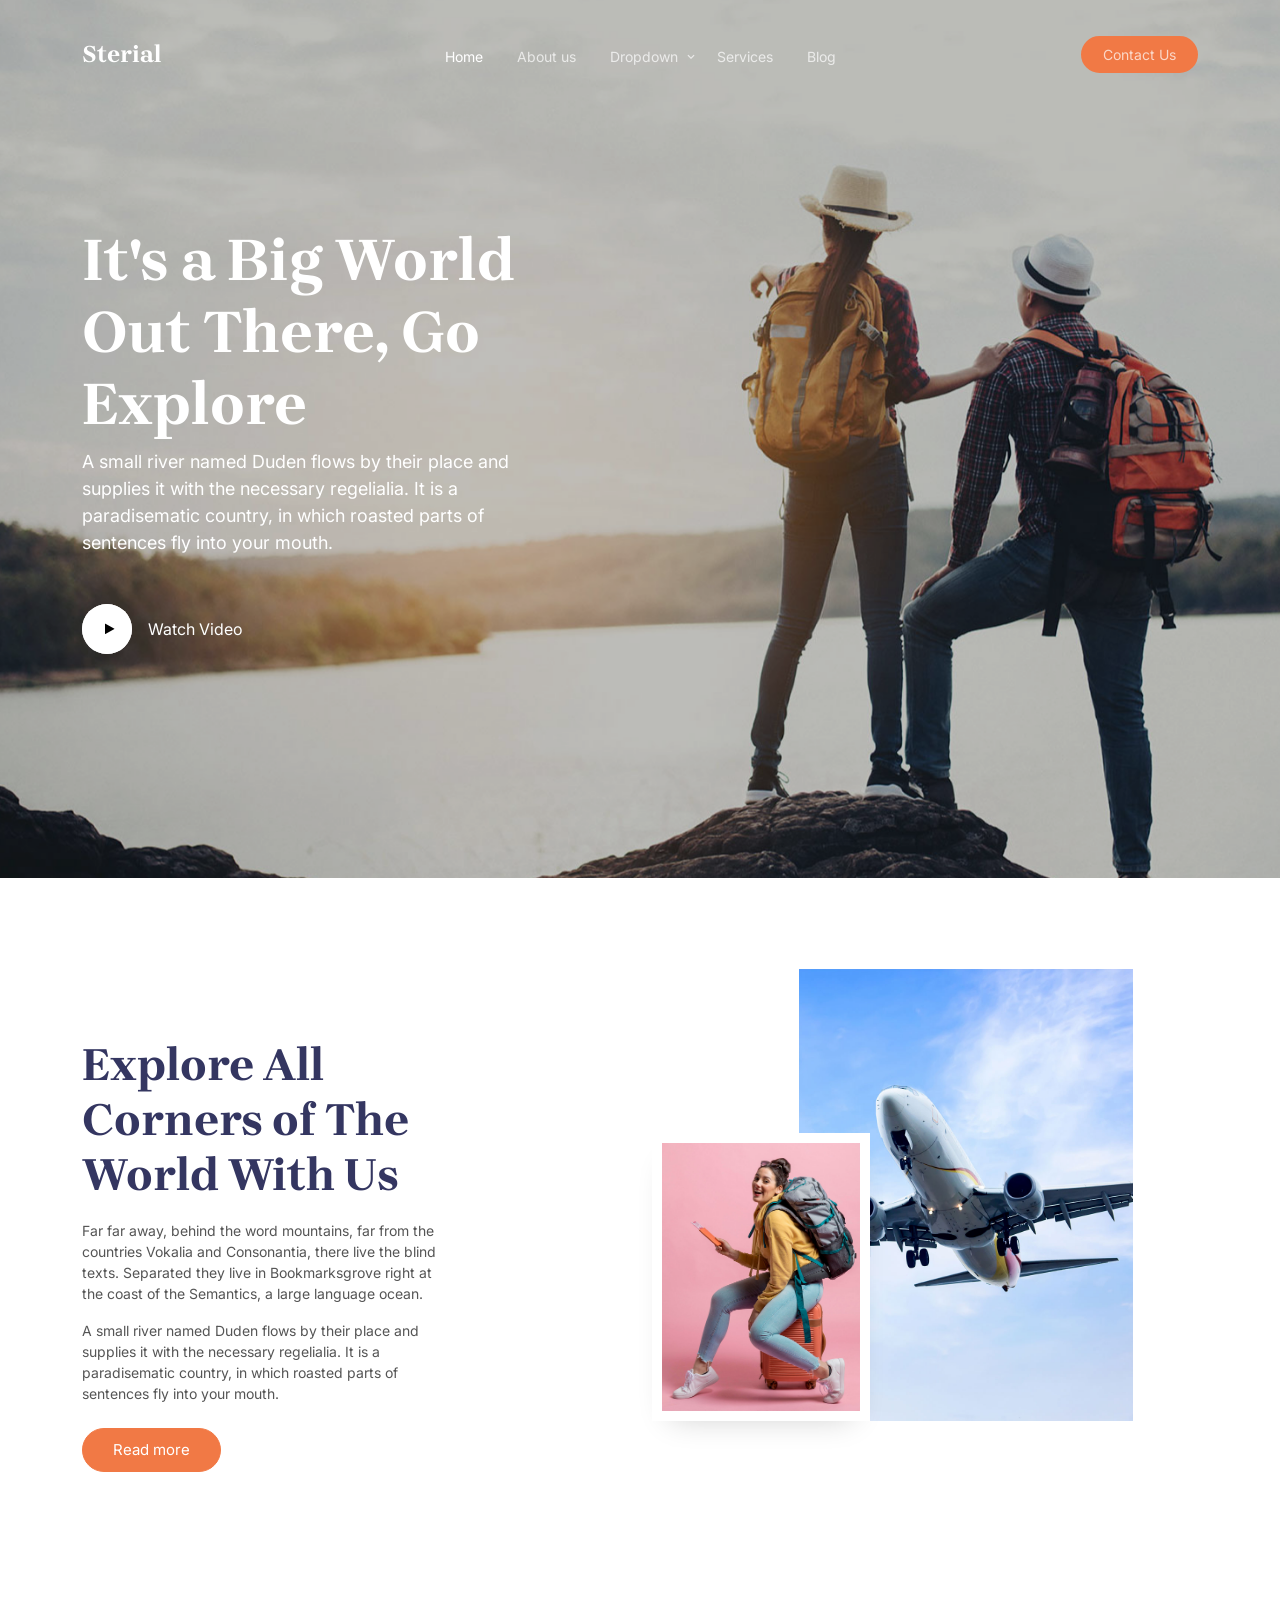
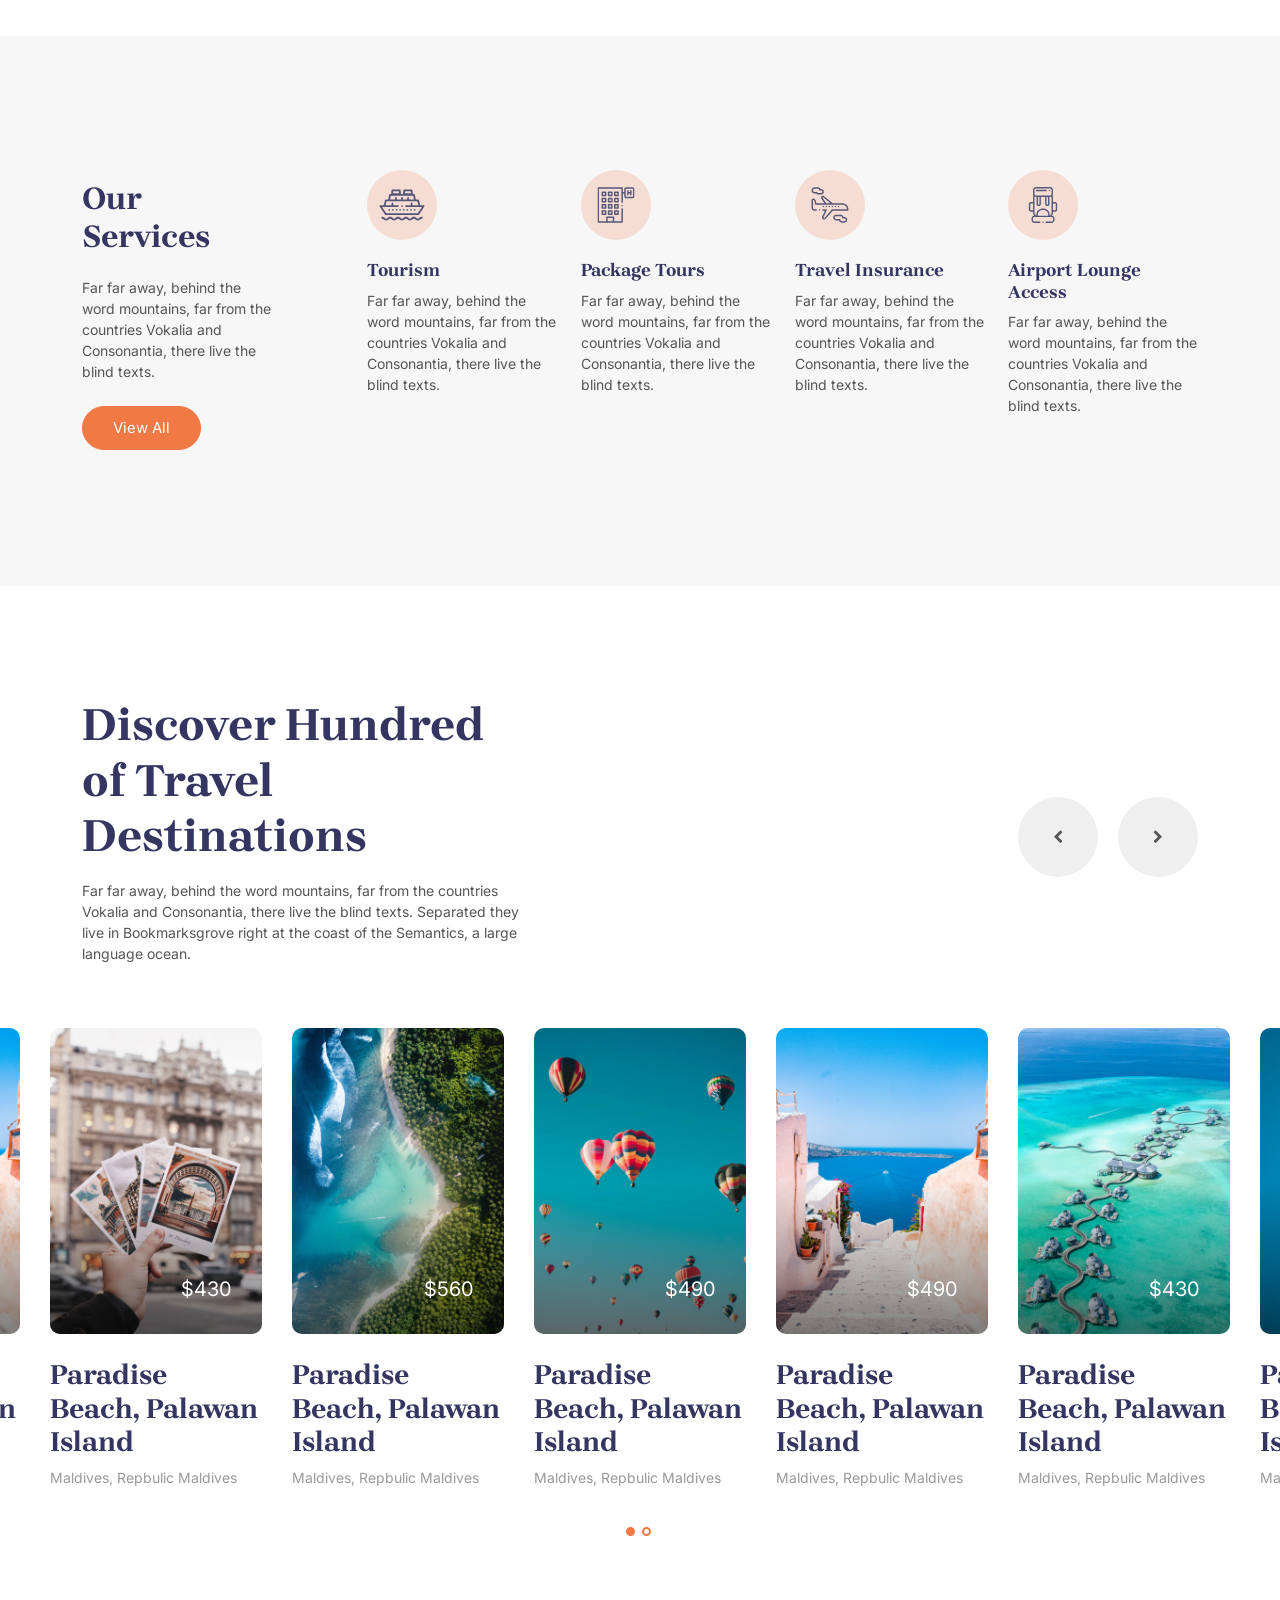
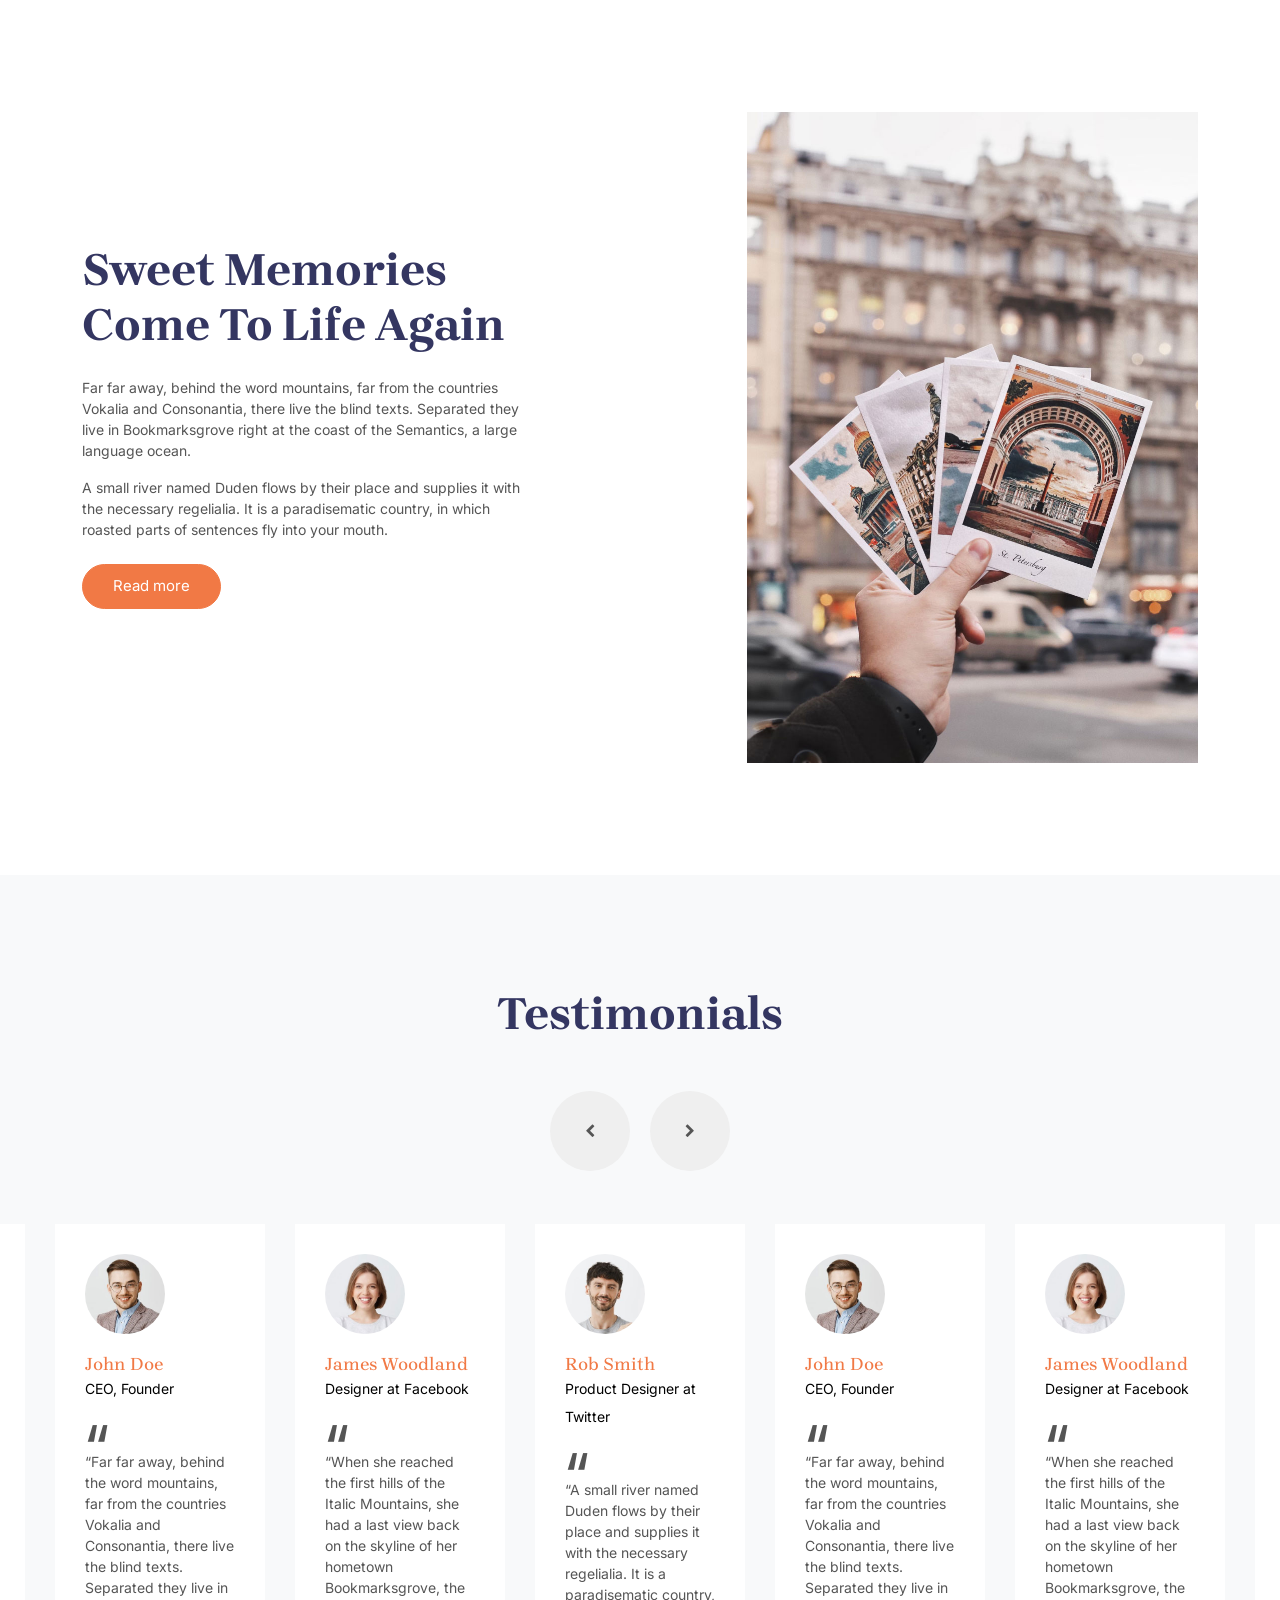
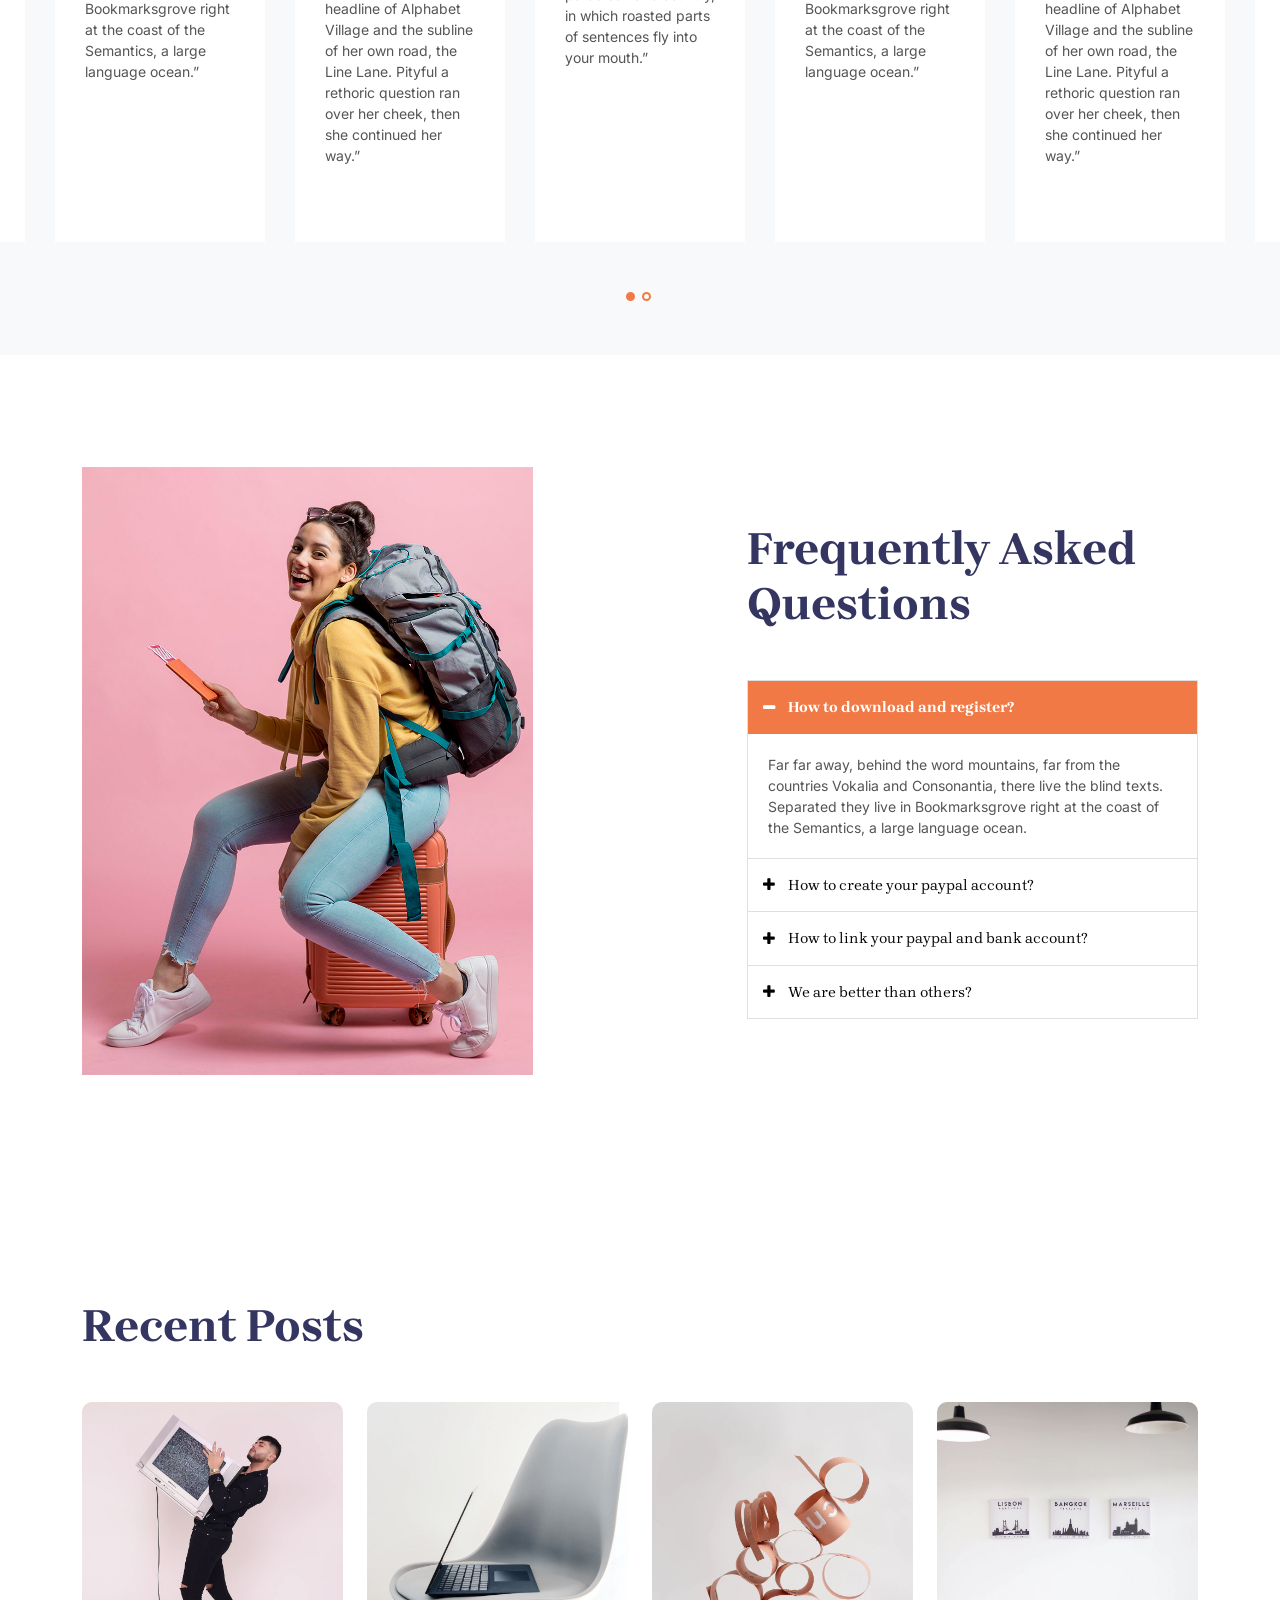
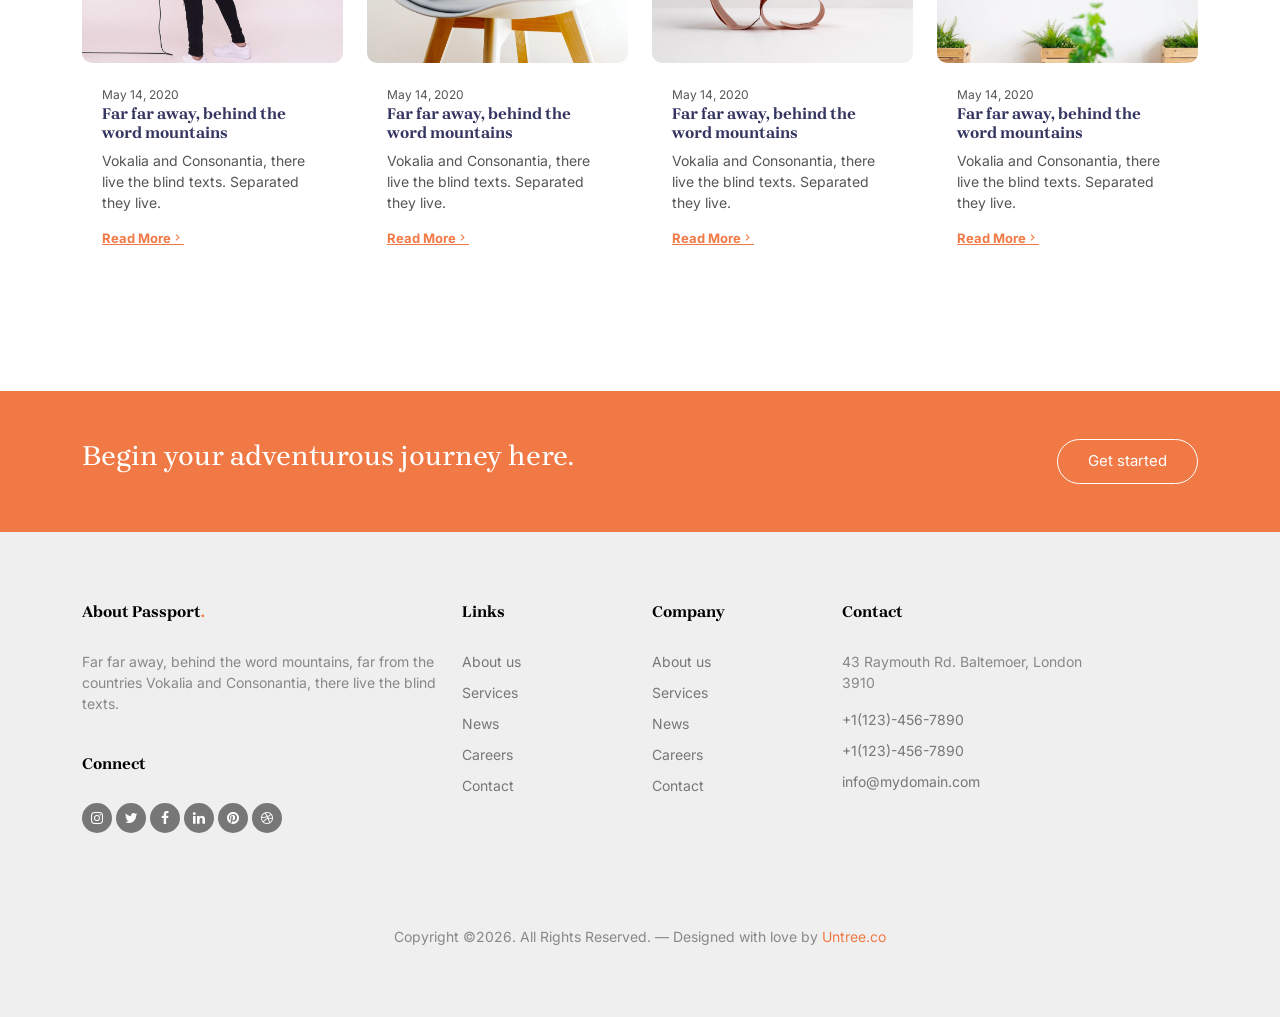
<file: bin/res/untree.co-sterial/index.html>
<!-- /*
* Template Name: Sterial
* Template Author: Untree.co
* Tempalte URI: https://untree.co/
* License: https://creativecommons.org/licenses/by/3.0/
*/ -->
<!doctype html>
<html lang="en">
<head>
	<!-- Required meta tags -->
	<meta charset="utf-8">
	<meta name="viewport" content="width=device-width, initial-scale=1">
	
	<meta name="author" content="Untree.co">
	<link rel="shortcut icon" href="favicon.png">

	<meta name="description" content="" />
	<meta name="keywords" content="bootstrap, bootstrap5" />
	
	<link rel="preconnect" href="https://fonts.googleapis.com">
	<link rel="preconnect" href="https://fonts.gstatic.com" crossorigin>
	<link href="https://fonts.googleapis.com/css2?family=Brygada+1918:ital,wght@0,400;0,600;0,700;1,400&family=Inter:wght@400;700&display=swap" rel="stylesheet">

	<link rel="stylesheet" href="fonts/icomoon/style.css">
	<link rel="stylesheet" href="fonts/flaticon/font/flaticon.css">

	<link rel="stylesheet" href="css/tiny-slider.css">
	<link rel="stylesheet" href="css/aos.css">
	<link rel="stylesheet" href="css/flatpickr.min.css">
	<link rel="stylesheet" href="css/glightbox.min.css">
	<link rel="stylesheet" href="css/style.css">


	<title>Sterial &mdash; Free Bootstrap 5 Website Template by Untree.co </title>
</head>
<body>

	<div class="site-mobile-menu site-navbar-target">
		<div class="site-mobile-menu-header">
			<div class="site-mobile-menu-close">
				<span class="icofont-close js-menu-toggle"></span>
			</div>
		</div>
		<div class="site-mobile-menu-body"></div>
	</div>

	<nav class="site-nav mt-3">
		<div class="container">

			<div class="site-navigation">
				<div class="row">
					<div class="col-6 col-lg-3">
						<a href="index.html" class="logo m-0 float-start">Sterial</a>
					</div>
					<div class="col-lg-6 d-none d-lg-inline-block text-center nav-center-wrap">
						<ul class="js-clone-nav  text-center site-menu p-0 m-0">
							<li class="active"><a href="index.html">Home</a></li>
							<li><a href="about.html">About us</a></li>
							<li class="has-children">
								<a href="#">Dropdown</a>
								<ul class="dropdown">
									<li><a href="#">Menu One</a></li>
									<li class="has-children">
										<a href="#">Menu Two</a>
										<ul class="dropdown">
											<li><a href="#">Sub Menu One</a></li>
											<li><a href="#">Sub Menu Two</a></li>
											<li><a href="#">Sub Menu Three</a></li>
										</ul>
									</li>
									<li><a href="#">Menu Three</a></li>
								</ul>
							</li>
							<li><a href="services.html">Services</a></li>
							<li><a href="blog.html">Blog</a></li>

						</ul>
					</div>
					<div class="col-6 col-lg-3 text-lg-end">
						<ul class="js-clone-nav d-none d-lg-inline-block text-end site-menu ">
							<li class="cta-button"><a href="contact.html">Contact Us</a></li>
						</ul>

						<a href="#" class="burger ms-auto float-end site-menu-toggle js-menu-toggle d-inline-block d-lg-none light" data-toggle="collapse" data-target="#main-navbar">
							<span></span>
						</a>
					</div>
				</div>
			</div>
			
		</div>
	</nav>

	

	<div class="hero overlay">

		<div class="img-bg rellax">
			<img src="images/hero_1.jpg" alt="Image" class="img-fluid">
		</div>

		<div class="container">
			<div class="row align-items-center justify-content-start">
				<div class="col-lg-5">

					<h1 class="heading" data-aos="fade-up">It's a Big World Out There, Go Explore</h1>
					<p class="mb-5" data-aos="fade-up">A small river named Duden flows by their place and supplies it with the necessary regelialia. It is a paradisematic country, in which roasted parts of sentences fly into your mouth.</p>

					<div data-aos="fade-up">
						<a href="https://www.youtube.com/watch?v=5n-e6lOhVq0" class="play-button align-items-center d-flex glightbox3" >
							<span class="icon-button me-3">
								<span class="icon-play"></span>
							</span>
							<span class="caption">Watch Video</span>
						</a>
					</div>
				</div>

				
			</div>
		</div>

		
	</div>


	<div class="section section-2">
		<div class="container">
			<div class="row align-items-center justify-content-between">
				<div class="col-lg-6 order-lg-2 mb-5 mb-lg-0">
					<div class="image-stack mb-5 mb-lg-0">
						<div class="image-stack__item image-stack__item--bottom" data-aos="fade-up"  >
							<img src="images/img_v_1.jpg" alt="Image" class="img-fluid rellax ">
						</div>
						<div class="image-stack__item image-stack__item--top" data-aos="fade-up" data-aos-delay="100"  data-rellax-percentage="0.5">
							<img src="images/img_v_2.jpg" alt="Image" class="img-fluid">
						</div>
					</div>

				</div>
				<div class="col-lg-4 order-lg-1">

					<div>
						<h2 class="heading mb-3" data-aos="fade-up" data-aos-delay="100">Explore All Corners of The World With Us</h2>

						<p data-aos="fade-up" data-aos-delay="200">Far far away, behind the word mountains, far from the countries Vokalia and Consonantia, there live the blind texts. Separated they live in Bookmarksgrove right at the coast of the Semantics, a large language ocean.</p>

						<p data-aos="fade-up" data-aos-delay="300">A small river named Duden flows by their place and supplies it with the necessary regelialia. It is a paradisematic country, in which roasted parts of sentences fly into your mouth.</p>

						<p class="my-4" data-aos="fade-up" data-aos-delay="300"><a href="#" class="btn btn-primary">Read more</a></p>
					</div>
				</div>
				
			</div>

		</div>		
	</div>

	<div class="section service-section-1">
		<div class="container">
			<div class="row">

				<div class="col-lg-3 mb-4 mb-lg-0">
					<div class="heading-content" data-aos="fade-up">
						<h2>Our <span class="d-block">Services</span></h2>
						<p>Far far away, behind the word mountains, far from the countries Vokalia and Consonantia, there live the blind texts.</p>
						<p class="my-4" data-aos="fade-up" data-aos-delay="300"><a href="#" class="btn btn-primary">View All</a></p>
					</div>
				</div>
				<div class="col-lg-9">
					<div class="row">
						<div class="col-6 col-md-6 col-lg-3 mb-4 mb-lg-0" data-aos="fade-up"  data-aos-delay="100">
							<div class="service-1">
								<span class="icon">
									<img src="images/svg/01.svg" alt="Image" class="img-fluid">
								</span>
								<div>
									<h3>Tourism</h3>
									<p>Far far away, behind the word mountains, far from the countries Vokalia and Consonantia, there live the blind texts.</p>
								</div>
							</div>
						</div>
						<div class="col-6 col-md-6 col-lg-3 mb-4 mb-lg-0" data-aos="fade-up"  data-aos-delay="200">
							<div class="service-1">
								<span class="icon">
									<img src="images/svg/02.svg" alt="Image" class="img-fluid">
								</span>
								<div>
									<h3>Package Tours</h3>
									<p>Far far away, behind the word mountains, far from the countries Vokalia and Consonantia, there live the blind texts.</p>
								</div>
							</div>
						</div>
						<div class="col-6 col-md-6 col-lg-3 mb-4 mb-lg-0" data-aos="fade-up"  data-aos-delay="300">
							<div class="service-1">
								<span class="icon">
									<img src="images/svg/03.svg" alt="Image" class="img-fluid">
								</span>
								<div>
									<h3>Travel Insurance</h3>
									<p>Far far away, behind the word mountains, far from the countries Vokalia and Consonantia, there live the blind texts.</p>
								</div>
							</div>
						</div>
						<div class="col-6 col-md-6 col-lg-3 mb-4 mb-lg-0" data-aos="fade-up"  data-aos-delay="400">
							<div class="service-1">
								<span class="icon">
									<img src="images/svg/04.svg" alt="Image" class="img-fluid">
								</span>
								<div>
									<h3>Airport Lounge Access</h3>
									<p>Far far away, behind the word mountains, far from the countries Vokalia and Consonantia, there live the blind texts.</p>
								</div>
							</div>
						</div>
					</div>
				</div>

			</div>
		</div>
	</div>

	<div class="section section-3" data-aos="fade-up" data-aos-delay="100">
		<div class="container">
			<div class="row align-items-center justify-content-between  mb-5">
				<div class="col-lg-5" data-aos="fade-up">
					<h2 class="heading mb-3">Discover Hundred of Travel Destinations</h2>
					<p>Far far away, behind the word mountains, far from the countries Vokalia and Consonantia, there live the blind texts. Separated they live in Bookmarksgrove right at the coast of the Semantics, a large language ocean.</p>
				</div>		
				<div class="col-lg-5 text-md-end" data-aos="fade-up" data-aos-delay="100">
					<div id="destination-controls">
						<span class="prev me-3" data-controls="prev">
							<span class="icon-chevron-left"></span>

						</span>
						<span class="next" data-controls="next">
							<span class="icon-chevron-right"></span>

						</span>
					</div>
				</div>
			</div>	

		</div>		

		<div class="destination-slider-wrap">
			<div class="destination-slider">
				<div class="destination">
					<div class="thumb">
						<img src="images/img-1.jpg" alt="Image" class="img-fluid">
						<div class="price">$430</div>
					</div>
					<div class="mt-4">
						<h3><a href="#">Paradise Beach, Palawan Island</a></h3>
						<span class="meta">Maldives, Repbulic Maldives</span>
					</div>
				</div>

				<div class="destination">
					<div class="thumb">
						<img src="images/img-2.jpg" alt="Image" class="img-fluid">
						<div class="price">$560</div>
					</div>
					<div class="mt-4">
						<h3><a href="#">Paradise Beach, Palawan Island</a></h3>
						<span class="meta">Maldives, Repbulic Maldives</span>
					</div>
				</div>

				<div class="destination">
					<div class="thumb">
						<img src="images/img-3.jpg" alt="Image" class="img-fluid">
						<div class="price">$490</div>
					</div>
					<div class="mt-4">
						<h3><a href="#">Paradise Beach, Palawan Island</a></h3>
						<span class="meta">Maldives, Repbulic Maldives</span>
					</div>
				</div>

				<div class="destination">
					<div class="thumb">
						<img src="images/img-4.jpg" alt="Image" class="img-fluid">
						<div class="price">$490</div>
					</div>
					<div class="mt-4">
						<h3><a href="#">Paradise Beach, Palawan Island</a></h3>
						<span class="meta">Maldives, Repbulic Maldives</span>
					</div>
				</div>


				<div class="destination">
					<div class="thumb">
						<img src="images/img-5.jpg" alt="Image" class="img-fluid">
						<div class="price">$430</div>
					</div>
					<div class="mt-4">
						<h3><a href="#">Paradise Beach, Palawan Island</a></h3>
						<span class="meta">Maldives, Repbulic Maldives</span>
					</div>
				</div>

				<div class="destination">
					<div class="thumb">
						<img src="images/img-6.jpg" alt="Image" class="img-fluid">
						<div class="price">$560</div>
					</div>
					<div class="mt-4">
						<h3><a href="#">Paradise Beach, Palawan Island</a></h3>
						<span class="meta">Maldives, Repbulic Maldives</span>
					</div>
				</div>

				<div class="destination">
					<div class="thumb">
						<img src="images/img-7.jpg" alt="Image" class="img-fluid">
						<div class="price">$490</div>
					</div>
					<div class="mt-4">
						<h3><a href="#">Paradise Beach, Palawan Island</a></h3>
						<span class="meta">Maldives, Repbulic Maldives</span>
					</div>
				</div>

				<div class="destination">
					<div class="thumb">
						<img src="images/img-4.jpg" alt="Image" class="img-fluid">
						<div class="price">$490</div>
					</div>
					<div class="mt-4">
						<h3><a href="#">Paradise Beach, Palawan Island</a></h3>
						<span class="meta">Maldives, Repbulic Maldives</span>
					</div>
				</div>

			</div>
		</div>

	</div>

	<div class="section">
		<div class="container">
			<div class="row justify-content-between align-items-center">
				<div class="col-lg-5 mb-4 mb-lg-0 order-lg-2" data-aos="fade-up">
					<img src="images/img-1.jpg" alt="Image" class="img-fluid">
				</div>
				<div class="col-lg-5" data-aos="fade-up" data-aos-delay="100">
					<h2 class="heading mb-4">Sweet Memories Come To Life Again</h2>
					<p>Far far away, behind the word mountains, far from the countries Vokalia and Consonantia, there live the blind texts. Separated they live in Bookmarksgrove right at the coast of the Semantics, a large language ocean.</p>
					<p>A small river named Duden flows by their place and supplies it with the necessary regelialia. It is a paradisematic country, in which roasted parts of sentences fly into your mouth.</p>
					<p class="my-4" data-aos="fade-up" data-aos-delay="200"><a href="#" class="btn btn-primary">Read more</a></p>
				</div>	
			</div>
		</div>
	</div>

	<div class="section bg-light">
		



		<h2 class="heading mb-5 text-center">Testimonials</h2>

		<div class="text-center mb-5">
			<div id="prevnext-testimonial">
				<span class="prev me-3" data-controls="prev">
					<span class="icon-chevron-left"></span>

				</span>
				<span class="next" data-controls="next">
					<span class="icon-chevron-right"></span>

				</span>
			</div>
		</div>

		<div class="wide-slider-testimonial-wrap">
			<div class="wide-slider-testimonial">
				<div class="item">
					<blockquote class="block-testimonial">
						<div class="author">
							<img src="images/person_1.jpg" alt="Free template by TemplateUX">
							<h3>John Doe</h3>
							<p class="position mb-5">CEO, Founder</p>
						</div>
						<p>
							<div class="quote">&ldquo;</div>
						&ldquo;Far far away, behind the word mountains, far from the countries Vokalia and Consonantia, there live the blind texts. Separated they live in Bookmarksgrove right at the coast of the Semantics, a large language ocean.&rdquo;</p>
					</blockquote>
				</div>

				<div class="item">
					<blockquote class="block-testimonial">
						<div class="author">
							<img src="images/person_2.jpg" alt="Free template by TemplateUX">
							<h3>James Woodland</h3>
							<p class="position mb-5">Designer at Facebook</p>
						</div>
						<p>
							<div class="quote">&ldquo;</div>
						&ldquo;When she reached the first hills of the Italic Mountains, she had a last view back on the skyline of her hometown Bookmarksgrove, the headline of Alphabet Village and the subline of her own road, the Line Lane. Pityful a rethoric question ran over her cheek, then she continued her way.&rdquo;</p>

					</blockquote>
				</div>

				<div class="item">
					<blockquote class="block-testimonial">
						<div class="author">
							<img src="images/person_3.jpg" alt="Free template by TemplateUX">
							<h3>Rob Smith</h3>
							<p class="position mb-5">Product Designer at Twitter</p>
						</div>
						<p>
							<div class="quote">&ldquo;</div>
						&ldquo;A small river named Duden flows by their place and supplies it with the necessary regelialia. It is a paradisematic country, in which roasted parts of sentences fly into your mouth.&rdquo;</p>
					</blockquote>
				</div>

				<div class="item">
					<blockquote class="block-testimonial">
						<div class="author">
							<img src="images/person_1.jpg" alt="Free template by TemplateUX">
							<h3>John Doe</h3>
							<p class="position mb-5">CEO, Founder</p>
						</div>
						<p>
							<div class="quote">&ldquo;</div>
						&ldquo;Far far away, behind the word mountains, far from the countries Vokalia and Consonantia, there live the blind texts. Separated they live in Bookmarksgrove right at the coast of the Semantics, a large language ocean.&rdquo;</p>
					</blockquote>
				</div>

				<div class="item">
					<blockquote class="block-testimonial">
						<div class="author">
							<img src="images/person_2.jpg" alt="Free template by TemplateUX">
							<h3>James Woodland</h3>
							<p class="position mb-5">Designer at Facebook</p>
						</div>
						<p>
							<div class="quote">&ldquo;</div>
						&ldquo;When she reached the first hills of the Italic Mountains, she had a last view back on the skyline of her hometown Bookmarksgrove, the headline of Alphabet Village and the subline of her own road, the Line Lane. Pityful a rethoric question ran over her cheek, then she continued her way.&rdquo;</p>

					</blockquote>
				</div>

				<div class="item">
					<blockquote class="block-testimonial">
						<div class="author">
							<img src="images/person_3.jpg" alt="Free template by TemplateUX">
							<h3>Rob Smith</h3>
							<p class="position mb-5">Product Designer at Twitter</p>
						</div>
						<p>
							<div class="quote">&ldquo;</div>
						&ldquo;A small river named Duden flows by their place and supplies it with the necessary regelialia. It is a paradisematic country, in which roasted parts of sentences fly into your mouth.&rdquo;</p>
					</blockquote>
				</div>
			</div>
		</div>



	</div> <!-- /.untree_co-section -->

	<div class="section">
		<div class="container">
			<div class="row justify-content-between align-items-center">
				<div class="col-lg-5 mb-4 mb-lg-0">
					<img src="images/img_v_2.jpg" alt="Image" class="img-fluid">
				</div>
				<div class="col-lg-5 mt-4 mt-lg-0"  data-aos="fade-up" data-aos-delay="100">

					<h2 class="heading mb-5">Frequently Asked <br> Questions</h2>

					<div class="custom-accordion" id="accordion_1">
						<div class="accordion-item">
							<h2 class="mb-0">
								<button class="btn btn-link" type="button" data-bs-toggle="collapse" data-bs-target="#collapseOne" aria-expanded="true" aria-controls="collapseOne">How to download and register?</button>
							</h2>

							<div id="collapseOne" class="collapse show" aria-labelledby="headingOne" data-bs-parent="#accordion_1">
								<div class="accordion-body">
									Far far away, behind the word mountains, far from the countries Vokalia and Consonantia, there live the blind texts. Separated they live in Bookmarksgrove right at the coast of the Semantics, a large language ocean.
								</div>
							</div>
						</div> <!-- .accordion-item -->

						<div class="accordion-item">
							<h2 class="mb-0">
								<button class="btn btn-link collapsed" type="button" data-bs-toggle="collapse" data-bs-target="#collapseTwo" aria-expanded="false" aria-controls="collapseTwo">How to create your paypal account?</button>
							</h2>
							<div id="collapseTwo" class="collapse" aria-labelledby="headingTwo" data-bs-parent="#accordion_1">
								<div class="accordion-body">
									A small river named Duden flows by their place and supplies it with the necessary regelialia. It is a paradisematic country, in which roasted parts of sentences fly into your mouth.
								</div>
							</div>
						</div> <!-- .accordion-item -->
						<div class="accordion-item">
							<h2 class="mb-0">
								<button class="btn btn-link collapsed" type="button" data-bs-toggle="collapse" data-bs-target="#collapseThree" aria-expanded="false" aria-controls="collapseThree">How to link your paypal and bank account?</button>
							</h2>

							<div id="collapseThree" class="collapse" aria-labelledby="headingThree" data-bs-parent="#accordion_1">
								<div class="accordion-body">
									When she reached the first hills of the Italic Mountains, she had a last view back on the skyline of her hometown Bookmarksgrove, the headline of Alphabet Village and the subline of her own road, the Line Lane. Pityful a rethoric question ran over her cheek, then she continued her way.
								</div>
							</div>

						</div> <!-- .accordion-item -->


						<div class="accordion-item">
							<h2 class="mb-0">
								<button class="btn btn-link collapsed" type="button" data-bs-toggle="collapse" data-bs-target="#collapseFour" aria-expanded="false" aria-controls="collapseFour">We are better than others?</button>
							</h2>

							<div id="collapseFour" class="collapse" aria-labelledby="headingThree" data-bs-parent="#accordion_1">
								<div class="accordion-body">
									When she reached the first hills of the Italic Mountains, she had a last view back on the skyline of her hometown Bookmarksgrove, the headline of Alphabet Village and the subline of her own road, the Line Lane. Pityful a rethoric question ran over her cheek, then she continued her way.
								</div>
							</div>

						</div> <!-- .accordion-item -->

					</div>
				</div>
			</div>
		</div>
	</div>


	<div class="section">
		<div class="container">

			<div class="row">
				<div class="col-12"data-aos="fade-up" data-aos-delay="0">
					
					<h2 class="heading mb-5">Recent Posts</h2>
				</div>
			</div>
			<div class="row align-items-stretch">
				<div class="col-6 col-sm-6 col-md-6 col-lg-3" data-aos="fade-up" data-aos-delay="100">
					<div class="media-entry">
						<a href="#">
							<img src="images/gal_1.jpg" alt="Image" class="img-fluid">
						</a>
						<div class="bg-white m-body">
							<span class="date">May 14, 2020</span>
							<h3><a href="#">Far far away, behind the word mountains</a></h3>
							<p>Vokalia and Consonantia, there live the blind texts. Separated they live.</p>

							<a href="single.html" class="more d-flex align-items-center float-start">
								<span class="label">Read More</span>
								<span class="arrow"><span class="icon-keyboard_arrow_right"></span></span>
							</a>
						</div>
					</div>
				</div>
				<div class="col-6 col-sm-6 col-md-6 col-lg-3" data-aos="fade-up" data-aos-delay="200">
					<div class="media-entry">
						<a href="#">
							<img src="images/gal_2.jpg" alt="Image" class="img-fluid">
						</a>
						<div class="bg-white m-body">
							<span class="date">May 14, 2020</span>
							<h3><a href="#">Far far away, behind the word mountains</a></h3>
							<p>Vokalia and Consonantia, there live the blind texts. Separated they live.</p>

							<a href="single.html" class="more d-flex align-items-center float-start">
								<span class="label">Read More</span>
								<span class="arrow"><span class="icon-keyboard_arrow_right"></span></span>
							</a>
						</div>
					</div>
				</div>
				<div class="col-6 col-sm-6 col-md-6 col-lg-3" data-aos="fade-up" data-aos-delay="300">
					<div class="media-entry">
						<a href="#">
							<img src="images/gal_3.jpg" alt="Image" class="img-fluid">
						</a>
						<div class="bg-white m-body">
							<span class="date">May 14, 2020</span>
							<h3><a href="#">Far far away, behind the word mountains</a></h3>
							<p>Vokalia and Consonantia, there live the blind texts. Separated they live.</p>
							<a href="single.html" class="more d-flex align-items-center float-start">
								<span class="label">Read More</span>
								<span class="arrow"><span class="icon-keyboard_arrow_right"></span></span>
							</a>
						</div>
					</div>
				</div>
				<div class="col-6 col-sm-6 col-md-6 col-lg-3" data-aos="fade-up" data-aos-delay="400">
					<div class="media-entry">
						<a href="#">
							<img src="images/gal_4.jpg" alt="Image" class="img-fluid">
						</a>
						<div class="bg-white m-body">
							<span class="date">May 14, 2020</span>
							<h3><a href="#">Far far away, behind the word mountains</a></h3>
							<p>Vokalia and Consonantia, there live the blind texts. Separated they live.</p>
							<a href="single.html" class="more d-flex align-items-center float-start">
								<span class="label">Read More</span>
								<span class="arrow"><span class="icon-keyboard_arrow_right"></span></span>
							</a>
						</div>
					</div>
				</div>
			</div>	
		</div>		
	</div>



	<div class="py-5 bg-primary">
		<div class="container">
			<div class="row">
				<div class="col-lg-7 text-center mb-3 mb-lg-0 text-lg-start">
					<h3 class="text-white m-0">Begin your adventurous journey here.</h3>
				</div>		
				<div class="col-lg-5 text-center text-lg-end">
					<a href="#" class="btn btn-outline-white">Get started</a>
				</div>
			</div>		
		</div>		
	</div>

	<div class="site-footer">
		<div class="container">

			<div class="row">
				<div class="col-lg-4">
					<div class="widget">
						<h3>About Passport<span class="text-primary">.</span> </h3>
						<p>Far far away, behind the word mountains, far from the countries Vokalia and Consonantia, there live the blind texts.</p>
					</div> <!-- /.widget -->
					<div class="widget">
						<h3>Connect</h3>
						<ul class="list-unstyled social">
							<li><a href="#"><span class="icon-instagram"></span></a></li>
							<li><a href="#"><span class="icon-twitter"></span></a></li>
							<li><a href="#"><span class="icon-facebook"></span></a></li>
							<li><a href="#"><span class="icon-linkedin"></span></a></li>
							<li><a href="#"><span class="icon-pinterest"></span></a></li>
							<li><a href="#"><span class="icon-dribbble"></span></a></li>
						</ul>
					</div> <!-- /.widget -->
				</div> <!-- /.col-lg-3 -->

				<div class="col-lg-2 ml-auto">
					<div class="widget">
						<h3>Links</h3>
						<ul class="list-unstyled float-left links">
							<li><a href="#">About us</a></li>
							<li><a href="#">Services</a></li>
							<li><a href="#">News</a></li>
							<li><a href="#">Careers</a></li>
							<li><a href="#">Contact</a></li>
						</ul>
					</div> <!-- /.widget -->
				</div> <!-- /.col-lg-3 -->

				<div class="col-lg-2">
					<div class="widget">
						<h3>Company</h3>
						<ul class="list-unstyled float-left links">
							<li><a href="#">About us</a></li>
							<li><a href="#">Services</a></li>
							<li><a href="#">News</a></li>
							<li><a href="#">Careers</a></li>
							<li><a href="#">Contact</a></li>
						</ul>
					</div> <!-- /.widget -->
				</div> <!-- /.col-lg-3 -->


				<div class="col-lg-3">
					<div class="widget">
						<h3>Contact</h3>
						<address>43 Raymouth Rd. Baltemoer, London 3910</address>
						<ul class="list-unstyled links mb-4">
							<li><a href="tel://11234567890">+1(123)-456-7890</a></li>
							<li><a href="tel://11234567890">+1(123)-456-7890</a></li>
							<li><a href="mailto:info@mydomain.com">info@mydomain.com</a></li>
						</ul>
					</div> <!-- /.widget -->
				</div> <!-- /.col-lg-3 -->

			</div> <!-- /.row -->

			<div class="row mt-5">
				<div class="col-12 text-center">
					<p class="mb-0">Copyright &copy;<script>document.write(new Date().getFullYear());</script>. All Rights Reserved. &mdash; Designed with love by <a href="https://untree.co">Untree.co</a> <!-- License information: https://untree.co/license/ -->
					</p>
				</div>
			</div> <!-- /.container -->
		</div> <!-- /.site-footer -->

		<!-- Preloader -->
		<div id="overlayer"></div>
		<div class="loader">
			<div class="spinner-border text-primary" role="status">
				<span class="visually-hidden">Loading...</span>
			</div>
		</div>


		<script src="js/bootstrap.bundle.min.js"></script>
		<script src="js/tiny-slider.js"></script>
		<script src="js/aos.js"></script>
		<script src="js/navbar.js"></script>
		<script src="js/counter.js"></script>
		<script src="js/rellax.js"></script>
		<script src="js/flatpickr.js"></script>
		<script src="js/glightbox.min.js"></script>
		<script src="js/custom.js"></script>
	</body>
	</html>
</file>
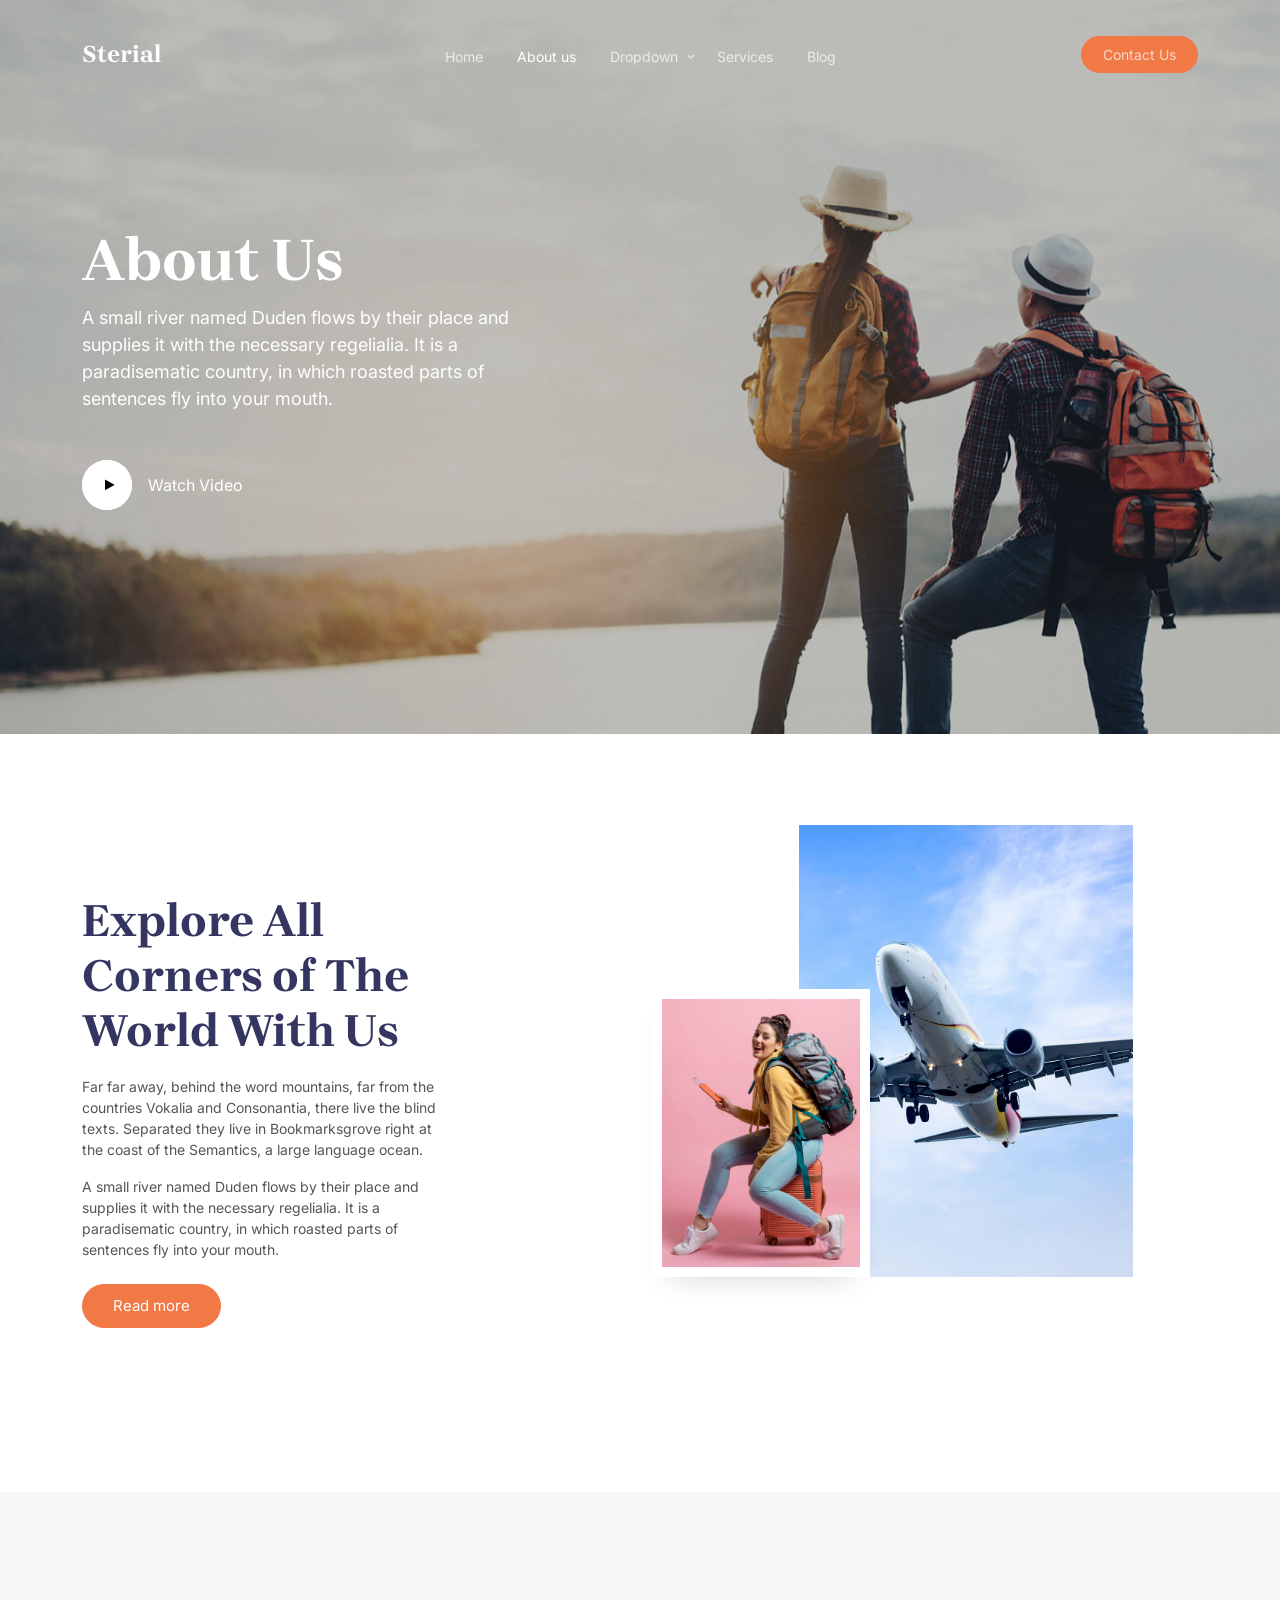
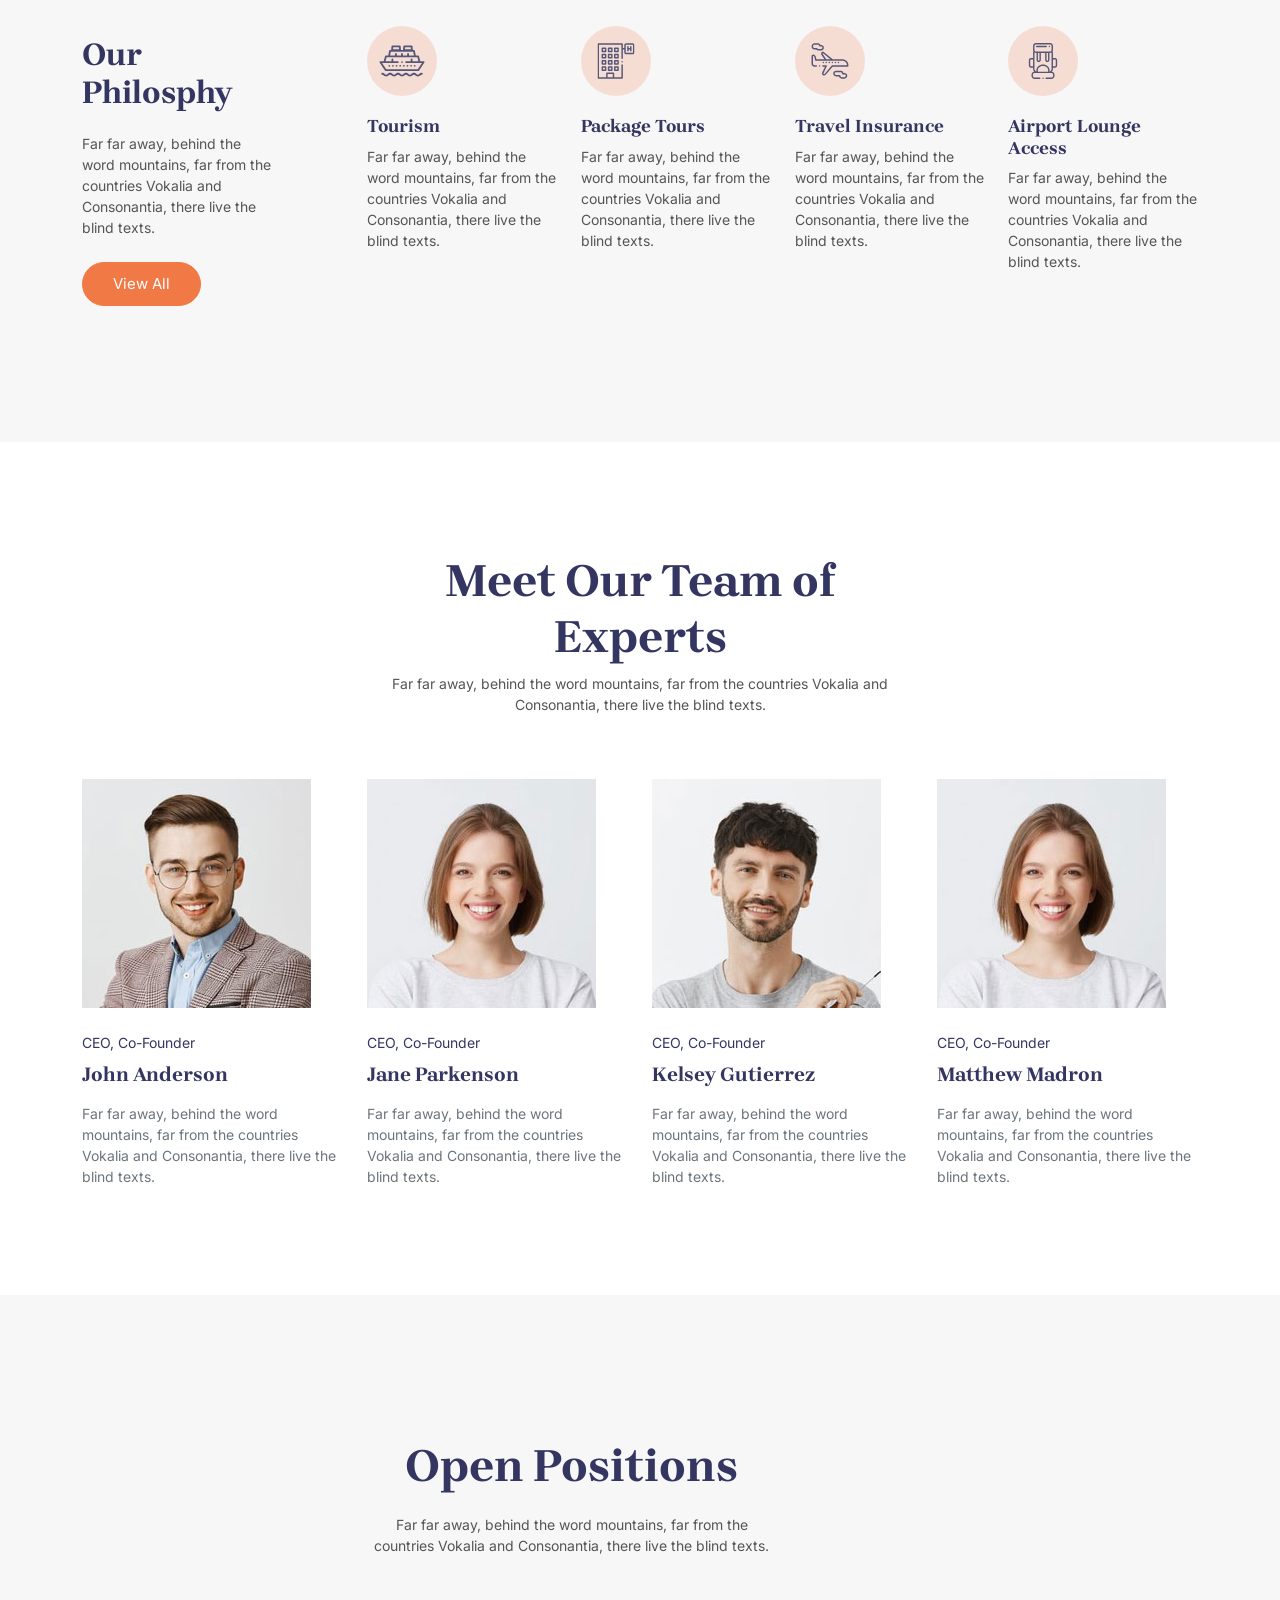
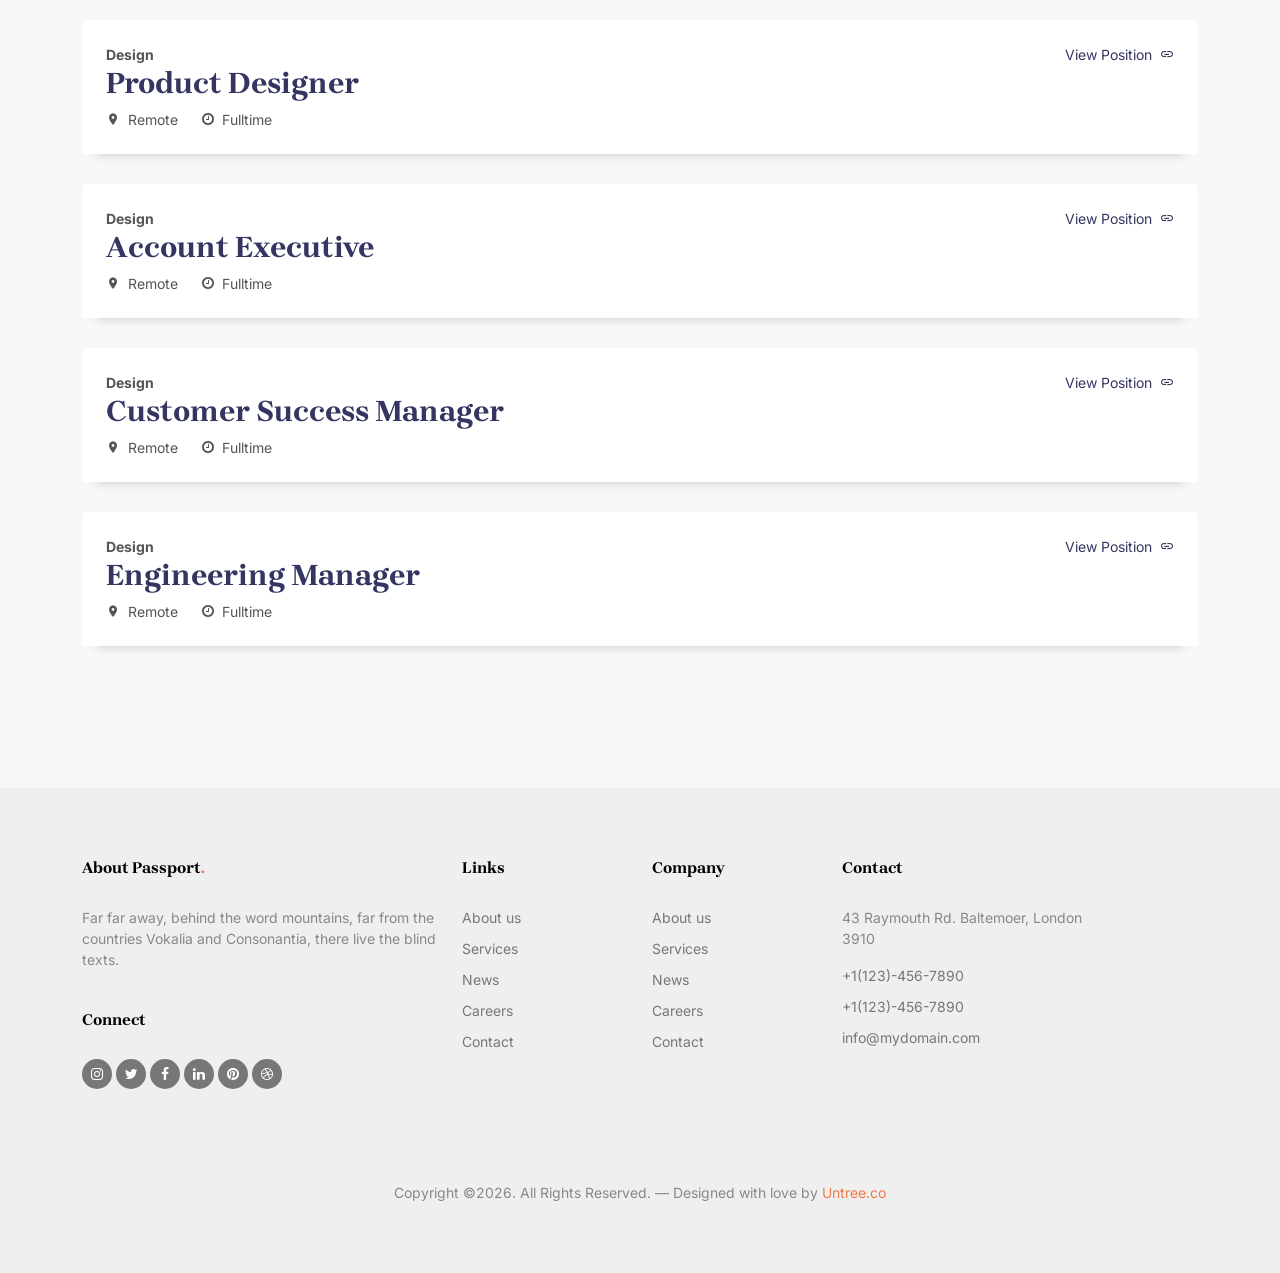
<file: bin/res/untree.co-sterial/about.html>
<!-- /*
* Template Name: Sterial
* Template Author: Untree.co
* Tempalte URI: https://untree.co/
* License: https://creativecommons.org/licenses/by/3.0/
*/ -->
<!doctype html>
<html lang="en">
<head>
	<!-- Required meta tags -->
	<meta charset="utf-8">
	<meta name="viewport" content="width=device-width, initial-scale=1">
	
	<meta name="author" content="Untree.co">
	<link rel="shortcut icon" href="favicon.png">

	<meta name="description" content="" />
	<meta name="keywords" content="bootstrap, bootstrap5" />
	
	<link rel="preconnect" href="https://fonts.googleapis.com">
	<link rel="preconnect" href="https://fonts.gstatic.com" crossorigin>
	<link href="https://fonts.googleapis.com/css2?family=Brygada+1918:ital,wght@0,400;0,600;0,700;1,400&family=Inter:wght@400;700&display=swap" rel="stylesheet">

	<link rel="stylesheet" href="fonts/icomoon/style.css">
	<link rel="stylesheet" href="fonts/flaticon/font/flaticon.css">

	<link rel="stylesheet" href="css/tiny-slider.css">
	<link rel="stylesheet" href="css/aos.css">
	<link rel="stylesheet" href="css/flatpickr.min.css">
	<link rel="stylesheet" href="css/glightbox.min.css">
	<link rel="stylesheet" href="css/style.css">


	<title>Sterial &mdash; Free Bootstrap 5 Website Template by Untree.co </title>
</head>
<body>

	<div class="site-mobile-menu site-navbar-target">
		<div class="site-mobile-menu-header">
			<div class="site-mobile-menu-close">
				<span class="icofont-close js-menu-toggle"></span>
			</div>
		</div>
		<div class="site-mobile-menu-body"></div>
	</div>

	<nav class="site-nav mt-3">
		<div class="container">

			<div class="site-navigation">
				<div class="row">
					<div class="col-6 col-lg-3">
						<a href="index.html" class="logo m-0 float-start">Sterial</a>
					</div>
					<div class="col-lg-6 d-none d-lg-inline-block text-center nav-center-wrap">
						<ul class="js-clone-nav  text-center site-menu p-0 m-0">
							<li><a href="index.html">Home</a></li>
							<li class="active"><a href="about.html">About us</a></li>
							<li class="has-children">
								<a href="#">Dropdown</a>
								<ul class="dropdown">
									<li><a href="#">Menu One</a></li>
									<li class="has-children">
										<a href="#">Menu Two</a>
										<ul class="dropdown">
											<li><a href="#">Sub Menu One</a></li>
											<li><a href="#">Sub Menu Two</a></li>
											<li><a href="#">Sub Menu Three</a></li>
										</ul>
									</li>
									<li><a href="#">Menu Three</a></li>
								</ul>
							</li>
							<li><a href="services.html">Services</a></li>
							<li><a href="blog.html">Blog</a></li>

						</ul>
					</div>
					<div class="col-6 col-lg-3 text-lg-end">
						<ul class="js-clone-nav d-none d-lg-inline-block text-end site-menu ">
							<li class="cta-button"><a href="contact.html">Contact Us</a></li>
						</ul>

						<a href="#" class="burger ms-auto float-end site-menu-toggle js-menu-toggle d-inline-block d-lg-none light" data-toggle="collapse" data-target="#main-navbar">
							<span></span>
						</a>
					</div>
				</div>
			</div>
			
		</div>
	</nav>

	

	<div class="hero overlay">

		<div class="img-bg rellax">
			<img src="images/hero_1.jpg" alt="Image" class="img-fluid">
		</div>

		<div class="container">
			<div class="row align-items-center justify-content-start">
				<div class="col-lg-5">

					<h1 class="heading" data-aos="fade-up">About Us</h1>
					<p class="mb-5" data-aos="fade-up">A small river named Duden flows by their place and supplies it with the necessary regelialia. It is a paradisematic country, in which roasted parts of sentences fly into your mouth.</p>

					<div data-aos="fade-up">
						<a href="https://www.youtube.com/watch?v=5n-e6lOhVq0" class="play-button align-items-center d-flex glightbox3" >
							<span class="icon-button me-3">
								<span class="icon-play"></span>
							</span>
							<span class="caption">Watch Video</span>
						</a>
					</div>
				</div>

				
			</div>
		</div>

		
	</div>


	<div class="section section-2">
		<div class="container">
			<div class="row align-items-center justify-content-between">
				<div class="col-lg-6 order-lg-2 mb-5 mb-lg-0">
					<div class="image-stack mb-5 mb-lg-0">
						<div class="image-stack__item image-stack__item--bottom" data-aos="fade-up"  >
							<img src="images/img_v_1.jpg" alt="Image" class="img-fluid rellax ">
						</div>
						<div class="image-stack__item image-stack__item--top" data-aos="fade-up" data-aos-delay="100"  data-rellax-percentage="0.5">
							<img src="images/img_v_2.jpg" alt="Image" class="img-fluid">
						</div>
					</div>

				</div>
				<div class="col-lg-4 order-lg-1">

					<div>
						<h2 class="heading mb-3" data-aos="fade-up" data-aos-delay="100">Explore All Corners of The World With Us</h2>

						<p data-aos="fade-up" data-aos-delay="200">Far far away, behind the word mountains, far from the countries Vokalia and Consonantia, there live the blind texts. Separated they live in Bookmarksgrove right at the coast of the Semantics, a large language ocean.</p>

						<p data-aos="fade-up" data-aos-delay="300">A small river named Duden flows by their place and supplies it with the necessary regelialia. It is a paradisematic country, in which roasted parts of sentences fly into your mouth.</p>

						<p class="my-4" data-aos="fade-up" data-aos-delay="300"><a href="#" class="btn btn-primary">Read more</a></p>
					</div>
				</div>
				
			</div>

		</div>		
	</div>

	<div class="section service-section-1">
		<div class="container">
			<div class="row">

				<div class="col-lg-3 mb-4 mb-lg-0">
					<div class="heading-content" data-aos="fade-up">
						<h2>Our <span class="d-block">Philosphy</span></h2>
						<p>Far far away, behind the word mountains, far from the countries Vokalia and Consonantia, there live the blind texts.</p>
						<p class="my-4" data-aos="fade-up" data-aos-delay="300"><a href="#" class="btn btn-primary">View All</a></p>
					</div>
				</div>
				<div class="col-lg-9">
					<div class="row">
						<div class="col-6 col-md-6 col-lg-3 mb-4 mb-lg-0" data-aos="fade-up"  data-aos-delay="100">
							<div class="service-1">
								<span class="icon">
									<img src="images/svg/01.svg" alt="Image" class="img-fluid">
								</span>
								<div>
									<h3>Tourism</h3>
									<p>Far far away, behind the word mountains, far from the countries Vokalia and Consonantia, there live the blind texts.</p>
								</div>
							</div>
						</div>
						<div class="col-6 col-md-6 col-lg-3 mb-4 mb-lg-0" data-aos="fade-up"  data-aos-delay="200">
							<div class="service-1">
								<span class="icon">
									<img src="images/svg/02.svg" alt="Image" class="img-fluid">
								</span>
								<div>
									<h3>Package Tours</h3>
									<p>Far far away, behind the word mountains, far from the countries Vokalia and Consonantia, there live the blind texts.</p>
								</div>
							</div>
						</div>
						<div class="col-6 col-md-6 col-lg-3 mb-4 mb-lg-0" data-aos="fade-up"  data-aos-delay="300">
							<div class="service-1">
								<span class="icon">
									<img src="images/svg/03.svg" alt="Image" class="img-fluid">
								</span>
								<div>
									<h3>Travel Insurance</h3>
									<p>Far far away, behind the word mountains, far from the countries Vokalia and Consonantia, there live the blind texts.</p>
								</div>
							</div>
						</div>
						<div class="col-6 col-md-6 col-lg-3 mb-4 mb-lg-0" data-aos="fade-up"  data-aos-delay="400">
							<div class="service-1">
								<span class="icon">
									<img src="images/svg/04.svg" alt="Image" class="img-fluid">
								</span>
								<div>
									<h3>Airport Lounge Access</h3>
									<p>Far far away, behind the word mountains, far from the countries Vokalia and Consonantia, there live the blind texts.</p>
								</div>
							</div>
						</div>
					</div>
				</div>

			</div>
		</div>
	</div>

	<div class="section">
		<div class="container">
			<div class="row mb-5">
				<div class="col-lg-6 mx-auto text-center">
					<div class="heading-content" data-aos="fade-up">
						<h2 class="heading">Meet Our Team of Experts</h2>
						<p>Far far away, behind the word mountains, far from the countries Vokalia and Consonantia, there live the blind texts.</p>
					</div>
				</div>
			</div>

			<div class="row">
				<div class="col-lg-3">
					<a href="#" class="person">
						<img src="images/person_1.jpg" alt="Image" class="img-fluid mb-4">
						<span class="subheading d-inline-block">CEO, Co-Founder</span>
						<h3 class="mb-3">John Anderson</h3>
						<p class="text-muted">Far far away, behind the word mountains, far from the countries Vokalia and Consonantia, there live the blind texts.</p>
					</a>
				</div>
				<div class="col-lg-3">
					<a href="#" class="person">
						<img src="images/person_2.jpg" alt="Image" class="img-fluid mb-4">
						<span class="subheading d-inline-block">CEO, Co-Founder</span>
						<h3 class="mb-3">Jane Parkenson</h3>
						<p class="text-muted">Far far away, behind the word mountains, far from the countries Vokalia and Consonantia, there live the blind texts.</p>
					</a>
				</div>
				<div class="col-lg-3">
					<a href="#" class="person">
						<img src="images/person_3.jpg" alt="Image" class="img-fluid mb-4">
						<span class="subheading d-inline-block">CEO, Co-Founder</span>
						<h3 class="mb-3">Kelsey Gutierrez</h3>
						<p class="text-muted">Far far away, behind the word mountains, far from the countries Vokalia and Consonantia, there live the blind texts.</p>
					</a>
				</div>
				<div class="col-lg-3">
					<a href="#" class="person">
						<img src="images/person_2.jpg" alt="Image" class="img-fluid mb-4">
						<span class="subheading d-inline-block">CEO, Co-Founder</span>
						<h3 class="mb-3">Matthew Madron</h3>
						<p class="text-muted">Far far away, behind the word mountains, far from the countries Vokalia and Consonantia, there live the blind texts.</p>
					</a>
				</div>
			</div>
		</div>
	</div>

	<div class="section service-section-1">
		<div class="container">
			<div class="row mb-5">
				<div class="col-lg-6 mx-auto text-center">
					<div class="heading-content" data-aos="fade-up">
						<h2 class="heading">Open Positions</h2>
						<p>Far far away, behind the word mountains, far from the countries Vokalia and Consonantia, there live the blind texts.</p>
					</div>
				</div>
			</div>

			<div class="row">
				<div class="col-lg-12">
					<div class="bg-white p-4 rounded job-position">
						<div class="row">
							<div class="col-lg-7">
								<span class="block subtitle">Design</span>
								<h2>Product Designer</h2>
								<div class="d-flex align-items-center">
									<div class="d-flex align-items-center me-4">
										<span class="icon-room me-2"></span> <span>Remote</span>
									</div>
									<div class="d-flex align-items-center">
										<span class="icon-clock-o me-2"></span> <span>Fulltime</span>
									</div>
								</div>
							</div>
							<div class="col-lg-5 text-lg-end">
								<a href="#" class="d-inline-flex align-items-center"><span class="me-2">View Position</span> <span class="icon-link2"></span></a>
							</div>

						</div> 	

					</div>
				</div>

				<div class="col-lg-12">
					<div class="bg-white p-4 rounded job-position">
						<div class="row">
							<div class="col-lg-7">
								<span class="block subtitle">Design</span>
								<h2>Account Executive</h2>
								<div class="d-flex align-items-center">
									<div class="d-flex align-items-center me-4">
										<span class="icon-room me-2"></span> <span>Remote</span>
									</div>
									<div class="d-flex align-items-center">
										<span class="icon-clock-o me-2"></span> <span>Fulltime</span>
									</div>
								</div>
							</div>
							<div class="col-lg-5 text-lg-end">
								<a href="#" class="d-inline-flex align-items-center"><span class="me-2">View Position</span> <span class="icon-link2"></span></a>
							</div>

						</div> 	

					</div>
				</div>

				<div class="col-lg-12">
					<div class="bg-white p-4 rounded job-position">
						<div class="row">
							<div class="col-lg-7">
								<span class="block subtitle">Design</span>
								<h2>Customer Success Manager</h2>
								<div class="d-flex align-items-center">
									<div class="d-flex align-items-center me-4">
										<span class="icon-room me-2"></span> <span>Remote</span>
									</div>
									<div class="d-flex align-items-center">
										<span class="icon-clock-o me-2"></span> <span>Fulltime</span>
									</div>
								</div>
							</div>
							<div class="col-lg-5 text-lg-end">
								<a href="#" class="d-inline-flex align-items-center"><span class="me-2">View Position</span> <span class="icon-link2"></span></a>
							</div>

						</div> 	

					</div>
				</div>

				<div class="col-lg-12">
					<div class="bg-white p-4 rounded job-position">
						<div class="row">
							<div class="col-lg-7">
								<span class="block subtitle">Design</span>
								<h2>Engineering Manager</h2>
								<div class="d-flex align-items-center">
									<div class="d-flex align-items-center me-4">
										<span class="icon-room me-2"></span> <span>Remote</span>
									</div>
									<div class="d-flex align-items-center">
										<span class="icon-clock-o me-2"></span> <span>Fulltime</span>
									</div>
								</div>
							</div>
							<div class="col-lg-5 text-lg-end">
								<a href="#" class="d-inline-flex align-items-center"><span class="me-2">View Position</span> <span class="icon-link2"></span></a>
							</div>

						</div> 	

					</div>
				</div>
			</div>
		</div>
	</div>

	<div class="site-footer">
		<div class="container">

			<div class="row">
				<div class="col-lg-4">
					<div class="widget">
						<h3>About Passport<span class="text-primary">.</span> </h3>
						<p>Far far away, behind the word mountains, far from the countries Vokalia and Consonantia, there live the blind texts.</p>
					</div> <!-- /.widget -->
					<div class="widget">
						<h3>Connect</h3>
						<ul class="list-unstyled social">
							<li><a href="#"><span class="icon-instagram"></span></a></li>
							<li><a href="#"><span class="icon-twitter"></span></a></li>
							<li><a href="#"><span class="icon-facebook"></span></a></li>
							<li><a href="#"><span class="icon-linkedin"></span></a></li>
							<li><a href="#"><span class="icon-pinterest"></span></a></li>
							<li><a href="#"><span class="icon-dribbble"></span></a></li>
						</ul>
					</div> <!-- /.widget -->
				</div> <!-- /.col-lg-3 -->

				<div class="col-lg-2 ml-auto">
					<div class="widget">
						<h3>Links</h3>
						<ul class="list-unstyled float-left links">
							<li><a href="#">About us</a></li>
							<li><a href="#">Services</a></li>
							<li><a href="#">News</a></li>
							<li><a href="#">Careers</a></li>
							<li><a href="#">Contact</a></li>
						</ul>
					</div> <!-- /.widget -->
				</div> <!-- /.col-lg-3 -->

				<div class="col-lg-2">
					<div class="widget">
						<h3>Company</h3>
						<ul class="list-unstyled float-left links">
							<li><a href="#">About us</a></li>
							<li><a href="#">Services</a></li>
							<li><a href="#">News</a></li>
							<li><a href="#">Careers</a></li>
							<li><a href="#">Contact</a></li>
						</ul>
					</div> <!-- /.widget -->
				</div> <!-- /.col-lg-3 -->


				<div class="col-lg-3">
					<div class="widget">
						<h3>Contact</h3>
						<address>43 Raymouth Rd. Baltemoer, London 3910</address>
						<ul class="list-unstyled links mb-4">
							<li><a href="tel://11234567890">+1(123)-456-7890</a></li>
							<li><a href="tel://11234567890">+1(123)-456-7890</a></li>
							<li><a href="mailto:info@mydomain.com">info@mydomain.com</a></li>
						</ul>
					</div> <!-- /.widget -->
				</div> <!-- /.col-lg-3 -->

			</div> <!-- /.row -->

			<div class="row mt-5">
				<div class="col-12 text-center">
					<p class="mb-0">Copyright &copy;<script>document.write(new Date().getFullYear());</script>. All Rights Reserved. &mdash; Designed with love by <a href="https://untree.co">Untree.co</a> <!-- License information: https://untree.co/license/ -->
					</p>
				</div>
			</div> <!-- /.container -->
		</div> <!-- /.site-footer -->

		<!-- Preloader -->
		<div id="overlayer"></div>
		<div class="loader">
			<div class="spinner-border text-primary" role="status">
				<span class="visually-hidden">Loading...</span>
			</div>
		</div>


		<script src="js/bootstrap.bundle.min.js"></script>
		<script src="js/tiny-slider.js"></script>
		<script src="js/aos.js"></script>
		<script src="js/navbar.js"></script>
		<script src="js/counter.js"></script>
		<script src="js/rellax.js"></script>
		<script src="js/flatpickr.js"></script>
		<script src="js/glightbox.min.js"></script>
		<script src="js/custom.js"></script>
	</body>
	</html>
</file>
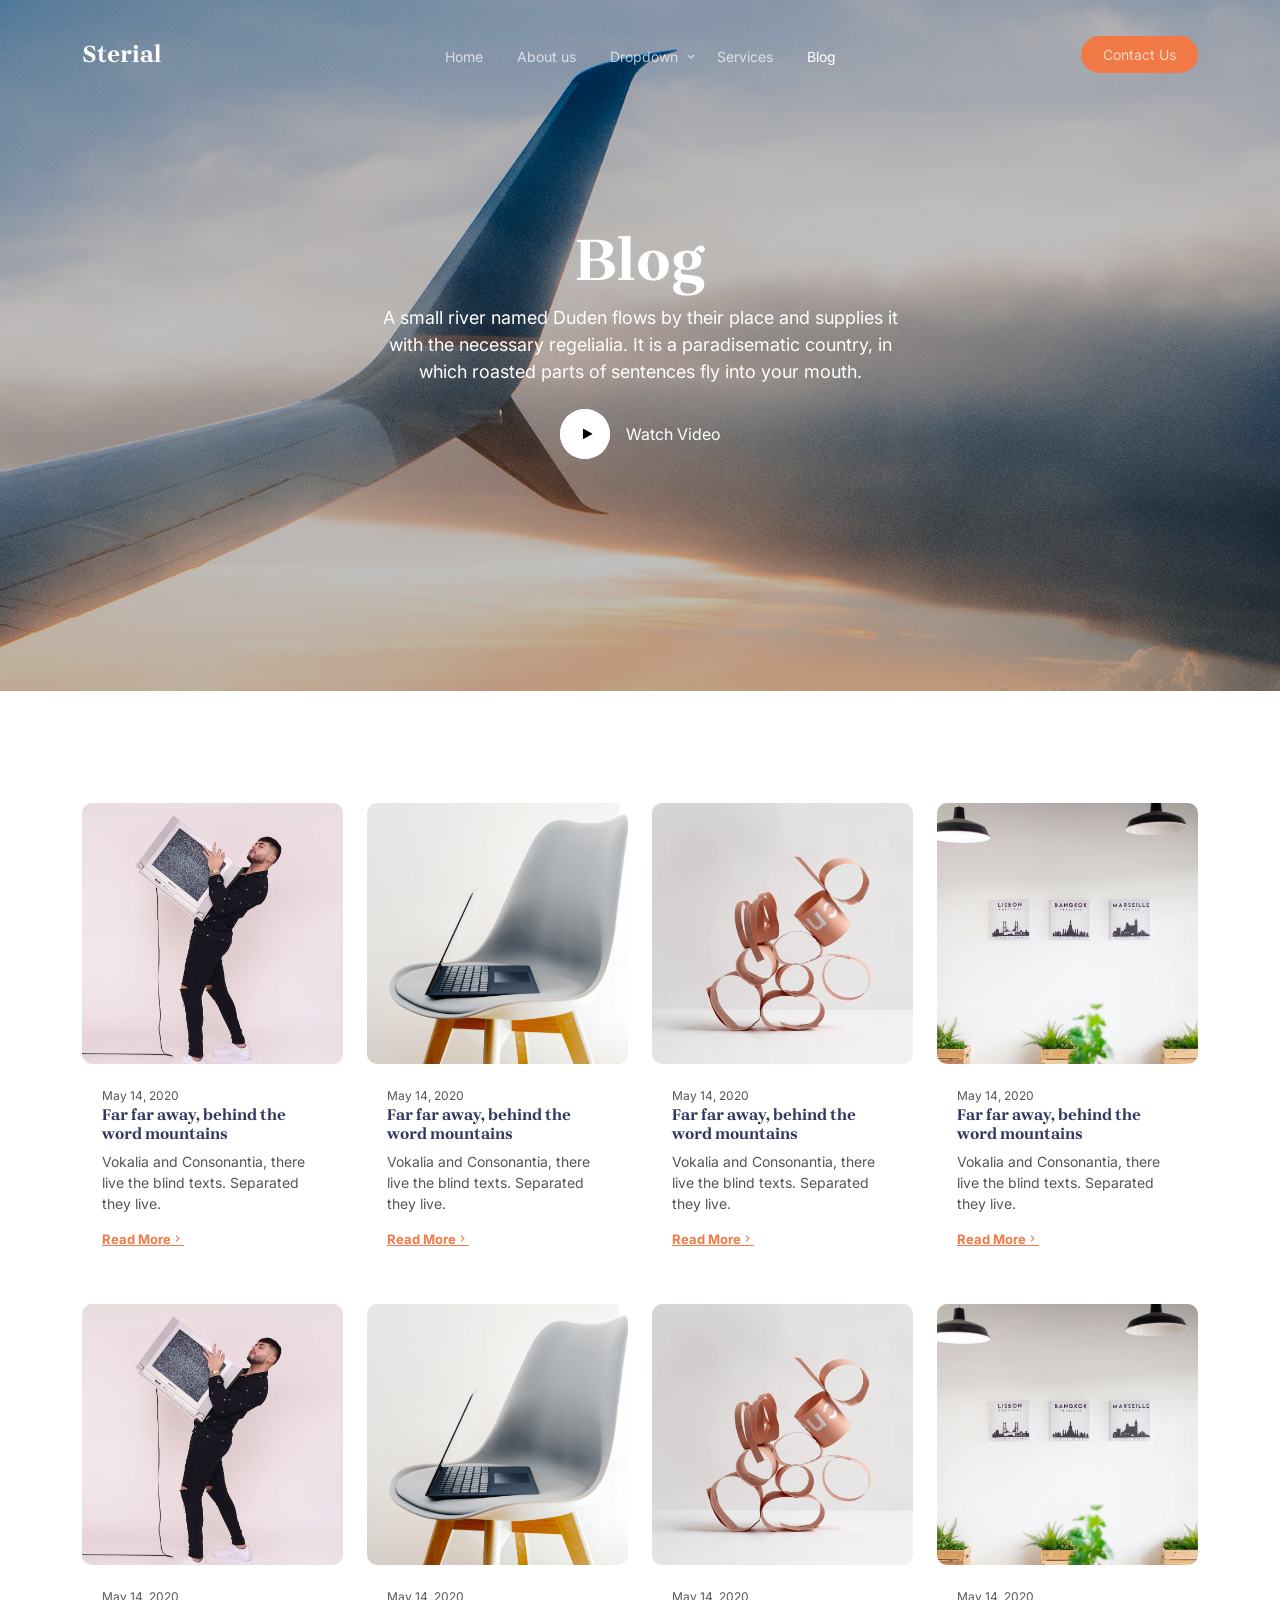
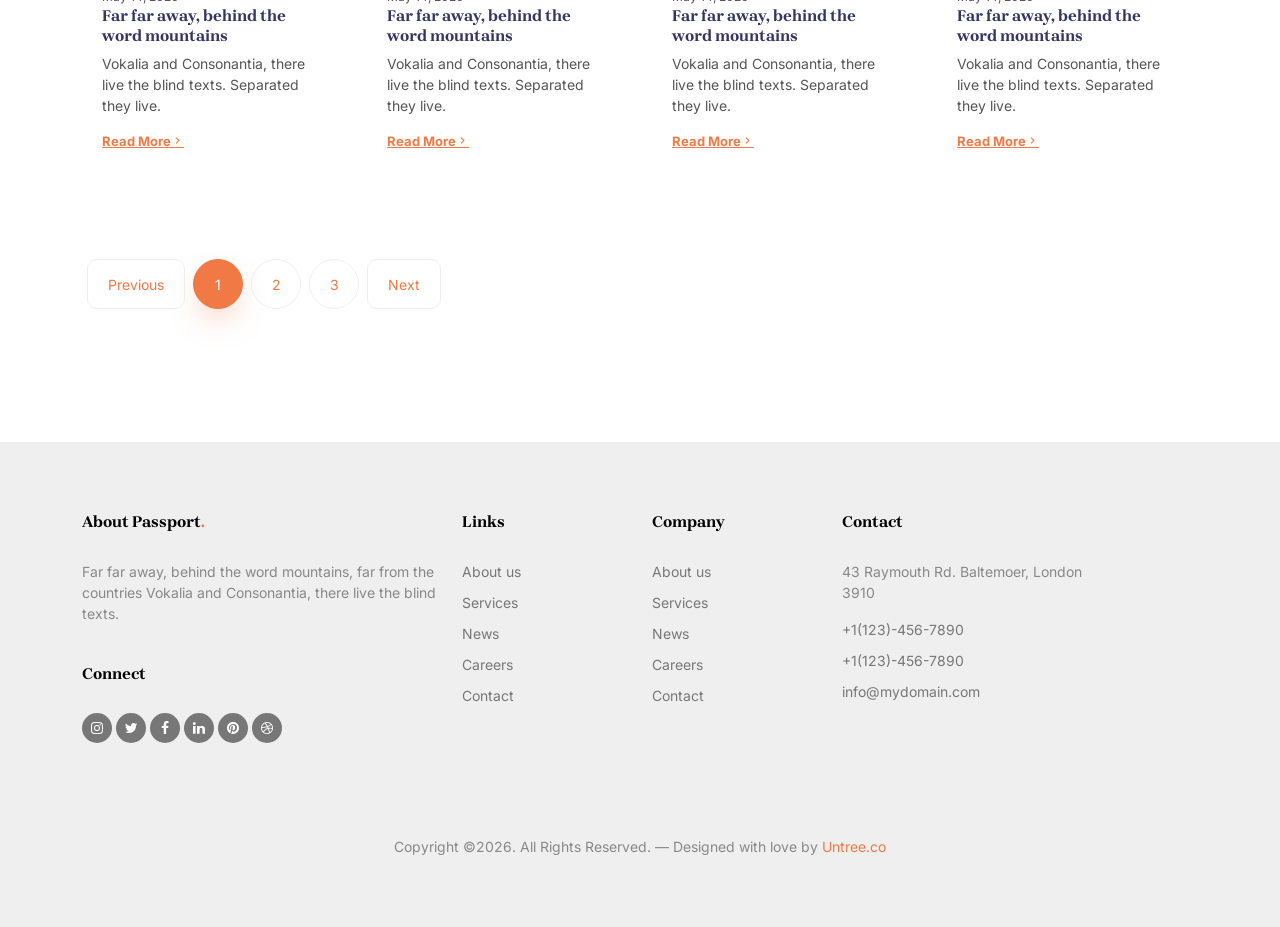
<file: bin/res/untree.co-sterial/blog.html>
<!-- /*
* Template Name: Sterial
* Template Author: Untree.co
* Tempalte URI: https://untree.co/
* License: https://creativecommons.org/licenses/by/3.0/
*/ -->
<!doctype html>
<html lang="en">
<head>
	<!-- Required meta tags -->
	<meta charset="utf-8">
	<meta name="viewport" content="width=device-width, initial-scale=1">
	
	<meta name="author" content="Untree.co">
	<link rel="shortcut icon" href="favicon.png">

	<meta name="description" content="" />
	<meta name="keywords" content="bootstrap, bootstrap5" />
	
	<link rel="preconnect" href="https://fonts.googleapis.com">
	<link rel="preconnect" href="https://fonts.gstatic.com" crossorigin>
	<link href="https://fonts.googleapis.com/css2?family=Brygada+1918:ital,wght@0,400;0,600;0,700;1,400&family=Inter:wght@400;700&display=swap" rel="stylesheet">

	<link rel="stylesheet" href="fonts/icomoon/style.css">
	<link rel="stylesheet" href="fonts/flaticon/font/flaticon.css">

	<link rel="stylesheet" href="css/tiny-slider.css">
	<link rel="stylesheet" href="css/aos.css">
	<link rel="stylesheet" href="css/flatpickr.min.css">
	<link rel="stylesheet" href="css/glightbox.min.css">
	<link rel="stylesheet" href="css/style.css">


	<title>Sterial &mdash; Free Bootstrap 5 Website Template by Untree.co </title>
</head>
<body>

	<div class="site-mobile-menu site-navbar-target">
		<div class="site-mobile-menu-header">
			<div class="site-mobile-menu-close">
				<span class="icofont-close js-menu-toggle"></span>
			</div>
		</div>
		<div class="site-mobile-menu-body"></div>
	</div>

	<nav class="site-nav mt-3">
		<div class="container">

			<div class="site-navigation">
				<div class="row">
					<div class="col-6 col-lg-3">
						<a href="index.html" class="logo m-0 float-start">Sterial</a>
					</div>
					<div class="col-lg-6 d-none d-lg-inline-block text-center nav-center-wrap">
						<ul class="js-clone-nav  text-center site-menu p-0 m-0">
							<li><a href="index.html">Home</a></li>
							<li><a href="about.html">About us</a></li>
							<li class="has-children">
								<a href="#">Dropdown</a>
								<ul class="dropdown">
									<li><a href="#">Menu One</a></li>
									<li class="has-children">
										<a href="#">Menu Two</a>
										<ul class="dropdown">
											<li><a href="#">Sub Menu One</a></li>
											<li><a href="#">Sub Menu Two</a></li>
											<li><a href="#">Sub Menu Three</a></li>
										</ul>
									</li>
									<li><a href="#">Menu Three</a></li>
								</ul>
							</li>
							<li><a href="services.html">Services</a></li>
							<li class="active"><a href="blog.html">Blog</a></li>

						</ul>
					</div>
					<div class="col-6 col-lg-3 text-lg-end">
						<ul class="js-clone-nav d-none d-lg-inline-block text-end site-menu ">
							<li class="cta-button"><a href="contact.html">Contact Us</a></li>
						</ul>

						<a href="#" class="burger ms-auto float-end site-menu-toggle js-menu-toggle d-inline-block d-lg-none light" data-toggle="collapse" data-target="#main-navbar">
							<span></span>
						</a>
					</div>
				</div>
			</div>
			
		</div>
	</nav>

	

	<div class="hero overlay">

		<div class="img-bg rellax">
			<img src="images/hero_2.jpg" alt="Image" class="img-fluid">
		</div>
		<div class="container">
			<div class="row align-items-center justify-content-start">
				<div class="col-lg-6 mx-auto text-center">

					<h1 class="heading" data-aos="fade-up">Blog</h1>
					<p class="mb-4" data-aos="fade-up">A small river named Duden flows by their place and supplies it with the necessary regelialia. It is a paradisematic country, in which roasted parts of sentences fly into your mouth.</p>

					<div data-aos="fade-up">
						<a href="https://www.youtube.com/watch?v=5n-e6lOhVq0" class="play-button glightbox3 w-100 text-center" >
							<div class="d-inline-flex align-items-center ">
								<span class="icon-button me-3">
									<span class="icon-play"></span>
								</span>
								<span class="caption">Watch Video</span>
							</div>
						</a>
					</div>
				</div>
			</div>
		</div>

		
	</div>



	<div class="section">
		<div class="container">

			
			<div class="row align-items-stretch">
				<div class="col-6 col-sm-6 col-md-6 col-lg-3 mb-4" data-aos="fade-up" data-aos-delay="100">
					<div class="media-entry">
						<a href="index.html">
							<img src="images/gal_1.jpg" alt="Image" class="img-fluid">
						</a>
						<div class="bg-white m-body">
							<span class="date">May 14, 2020</span>
							<h3><a href="index.html">Far far away, behind the word mountains</a></h3>
							<p>Vokalia and Consonantia, there live the blind texts. Separated they live.</p>

							<a href="single.html" class="more d-flex align-items-center float-start">
								<span class="label">Read More</span>
								<span class="arrow"><span class="icon-keyboard_arrow_right"></span></span>
							</a>
						</div>
					</div>
				</div>
				<div class="col-6 col-sm-6 col-md-6 col-lg-3 mb-4" data-aos="fade-up" data-aos-delay="200">
					<div class="media-entry">
						<a href="index.html">
							<img src="images/gal_2.jpg" alt="Image" class="img-fluid">
						</a>
						<div class="bg-white m-body">
							<span class="date">May 14, 2020</span>
							<h3><a href="index.html">Far far away, behind the word mountains</a></h3>
							<p>Vokalia and Consonantia, there live the blind texts. Separated they live.</p>

							<a href="single.html" class="more d-flex align-items-center float-start">
								<span class="label">Read More</span>
								<span class="arrow"><span class="icon-keyboard_arrow_right"></span></span>
							</a>
						</div>
					</div>
				</div>
				<div class="col-6 col-sm-6 col-md-6 col-lg-3 mb-4" data-aos="fade-up" data-aos-delay="300">
					<div class="media-entry">
						<a href="index.html">
							<img src="images/gal_3.jpg" alt="Image" class="img-fluid">
						</a>
						<div class="bg-white m-body">
							<span class="date">May 14, 2020</span>
							<h3><a href="index.html">Far far away, behind the word mountains</a></h3>
							<p>Vokalia and Consonantia, there live the blind texts. Separated they live.</p>
							<a href="single.html" class="more d-flex align-items-center float-start">
								<span class="label">Read More</span>
								<span class="arrow"><span class="icon-keyboard_arrow_right"></span></span>
							</a>
						</div>
					</div>
				</div>
				<div class="col-6 col-sm-6 col-md-6 col-lg-3 mb-4" data-aos="fade-up" data-aos-delay="400">
					<div class="media-entry">
						<a href="index.html">
							<img src="images/gal_4.jpg" alt="Image" class="img-fluid">
						</a>
						<div class="bg-white m-body">
							<span class="date">May 14, 2020</span>
							<h3><a href="index.html">Far far away, behind the word mountains</a></h3>
							<p>Vokalia and Consonantia, there live the blind texts. Separated they live.</p>
							<a href="single.html" class="more d-flex align-items-center float-start">
								<span class="label">Read More</span>
								<span class="arrow"><span class="icon-keyboard_arrow_right"></span></span>
							</a>
						</div>
					</div>
				</div>

				<div class="col-6 col-sm-6 col-md-6 col-lg-3 mb-4" data-aos="fade-up" data-aos-delay="100">
					<div class="media-entry">
						<a href="index.html">
							<img src="images/gal_1.jpg" alt="Image" class="img-fluid">
						</a>
						<div class="bg-white m-body">
							<span class="date">May 14, 2020</span>
							<h3><a href="index.html">Far far away, behind the word mountains</a></h3>
							<p>Vokalia and Consonantia, there live the blind texts. Separated they live.</p>

							<a href="single.html" class="more d-flex align-items-center float-start">
								<span class="label">Read More</span>
								<span class="arrow"><span class="icon-keyboard_arrow_right"></span></span>
							</a>
						</div>
					</div>
				</div>
				<div class="col-6 col-sm-6 col-md-6 col-lg-3 mb-4" data-aos="fade-up" data-aos-delay="200">
					<div class="media-entry">
						<a href="index.html">
							<img src="images/gal_2.jpg" alt="Image" class="img-fluid">
						</a>
						<div class="bg-white m-body">
							<span class="date">May 14, 2020</span>
							<h3><a href="index.html">Far far away, behind the word mountains</a></h3>
							<p>Vokalia and Consonantia, there live the blind texts. Separated they live.</p>

							<a href="single.html" class="more d-flex align-items-center float-start">
								<span class="label">Read More</span>
								<span class="arrow"><span class="icon-keyboard_arrow_right"></span></span>
							</a>
						</div>
					</div>
				</div>
				<div class="col-6 col-sm-6 col-md-6 col-lg-3 mb-4" data-aos="fade-up" data-aos-delay="300">
					<div class="media-entry">
						<a href="index.html">
							<img src="images/gal_3.jpg" alt="Image" class="img-fluid">
						</a>
						<div class="bg-white m-body">
							<span class="date">May 14, 2020</span>
							<h3><a href="index.html">Far far away, behind the word mountains</a></h3>
							<p>Vokalia and Consonantia, there live the blind texts. Separated they live.</p>
							<a href="single.html" class="more d-flex align-items-center float-start">
								<span class="label">Read More</span>
								<span class="arrow"><span class="icon-keyboard_arrow_right"></span></span>
							</a>
						</div>
					</div>
				</div>
				<div class="col-6 col-sm-6 col-md-6 col-lg-3 mb-4" data-aos="fade-up" data-aos-delay="400">
					<div class="media-entry">
						<a href="index.html">
							<img src="images/gal_4.jpg" alt="Image" class="img-fluid">
						</a>
						<div class="bg-white m-body">
							<span class="date">May 14, 2020</span>
							<h3><a href="index.html">Far far away, behind the word mountains</a></h3>
							<p>Vokalia and Consonantia, there live the blind texts. Separated they live.</p>
							<a href="single.html" class="more d-flex align-items-center float-start">
								<span class="label">Read More</span>
								<span class="arrow"><span class="icon-keyboard_arrow_right"></span></span>
							</a>
						</div>
					</div>
				</div>



				<nav class="mt-5" aria-label="Page navigation example" data-aos="fade-up" data-aos-delay="100">
					<ul class="custom-pagination pagination">
						<li class="page-item prev"><a class="page-link" href="#">Previous</a></li>
						<li class="page-item active"><a class="page-link" href="#">1</a></li>
						<li class="page-item"><a class="page-link" href="#">2</a></li>
						<li class="page-item"><a class="page-link" href="#">3</a></li>
						<li class="page-item next"><a class="page-link" href="#">Next</a></li>
					</ul>
				</nav>
			</div>	
		</div>		
	</div>


	<div class="site-footer">
		<div class="container">

			<div class="row">
				<div class="col-lg-4">
					<div class="widget">
						<h3>About Passport<span class="text-primary">.</span> </h3>
						<p>Far far away, behind the word mountains, far from the countries Vokalia and Consonantia, there live the blind texts.</p>
					</div> <!-- /.widget -->
					<div class="widget">
						<h3>Connect</h3>
						<ul class="list-unstyled social">
							<li><a href="#"><span class="icon-instagram"></span></a></li>
							<li><a href="#"><span class="icon-twitter"></span></a></li>
							<li><a href="#"><span class="icon-facebook"></span></a></li>
							<li><a href="#"><span class="icon-linkedin"></span></a></li>
							<li><a href="#"><span class="icon-pinterest"></span></a></li>
							<li><a href="#"><span class="icon-dribbble"></span></a></li>
						</ul>
					</div> <!-- /.widget -->
				</div> <!-- /.col-lg-3 -->

				<div class="col-lg-2 ml-auto">
					<div class="widget">
						<h3>Links</h3>
						<ul class="list-unstyled float-left links">
							<li><a href="#">About us</a></li>
							<li><a href="#">Services</a></li>
							<li><a href="#">News</a></li>
							<li><a href="#">Careers</a></li>
							<li><a href="#">Contact</a></li>
						</ul>
					</div> <!-- /.widget -->
				</div> <!-- /.col-lg-3 -->

				<div class="col-lg-2">
					<div class="widget">
						<h3>Company</h3>
						<ul class="list-unstyled float-left links">
							<li><a href="#">About us</a></li>
							<li><a href="#">Services</a></li>
							<li><a href="#">News</a></li>
							<li><a href="#">Careers</a></li>
							<li><a href="#">Contact</a></li>
						</ul>
					</div> <!-- /.widget -->
				</div> <!-- /.col-lg-3 -->


				<div class="col-lg-3">
					<div class="widget">
						<h3>Contact</h3>
						<address>43 Raymouth Rd. Baltemoer, London 3910</address>
						<ul class="list-unstyled links mb-4">
							<li><a href="tel://11234567890">+1(123)-456-7890</a></li>
							<li><a href="tel://11234567890">+1(123)-456-7890</a></li>
							<li><a href="mailto:info@mydomain.com">info@mydomain.com</a></li>
						</ul>
					</div> <!-- /.widget -->
				</div> <!-- /.col-lg-3 -->

			</div> <!-- /.row -->

			<div class="row mt-5">
				<div class="col-12 text-center">
					<p class="mb-0">Copyright &copy;<script>document.write(new Date().getFullYear());</script>. All Rights Reserved. &mdash; Designed with love by <a href="https://untree.co">Untree.co</a> <!-- License information: https://untree.co/license/ -->
					</p>
				</div>
			</div> <!-- /.container -->
		</div> <!-- /.site-footer -->

		<!-- Preloader -->
		<div id="overlayer"></div>
		<div class="loader">
			<div class="spinner-border text-primary" role="status">
				<span class="visually-hidden">Loading...</span>
			</div>
		</div>


		<script src="js/bootstrap.bundle.min.js"></script>
		<script src="js/tiny-slider.js"></script>
		<script src="js/aos.js"></script>
		<script src="js/navbar.js"></script>
		<script src="js/counter.js"></script>
		<script src="js/rellax.js"></script>
		<script src="js/flatpickr.js"></script>
		<script src="js/glightbox.min.js"></script>
		<script src="js/custom.js"></script>
	</body>
	</html>
</file>
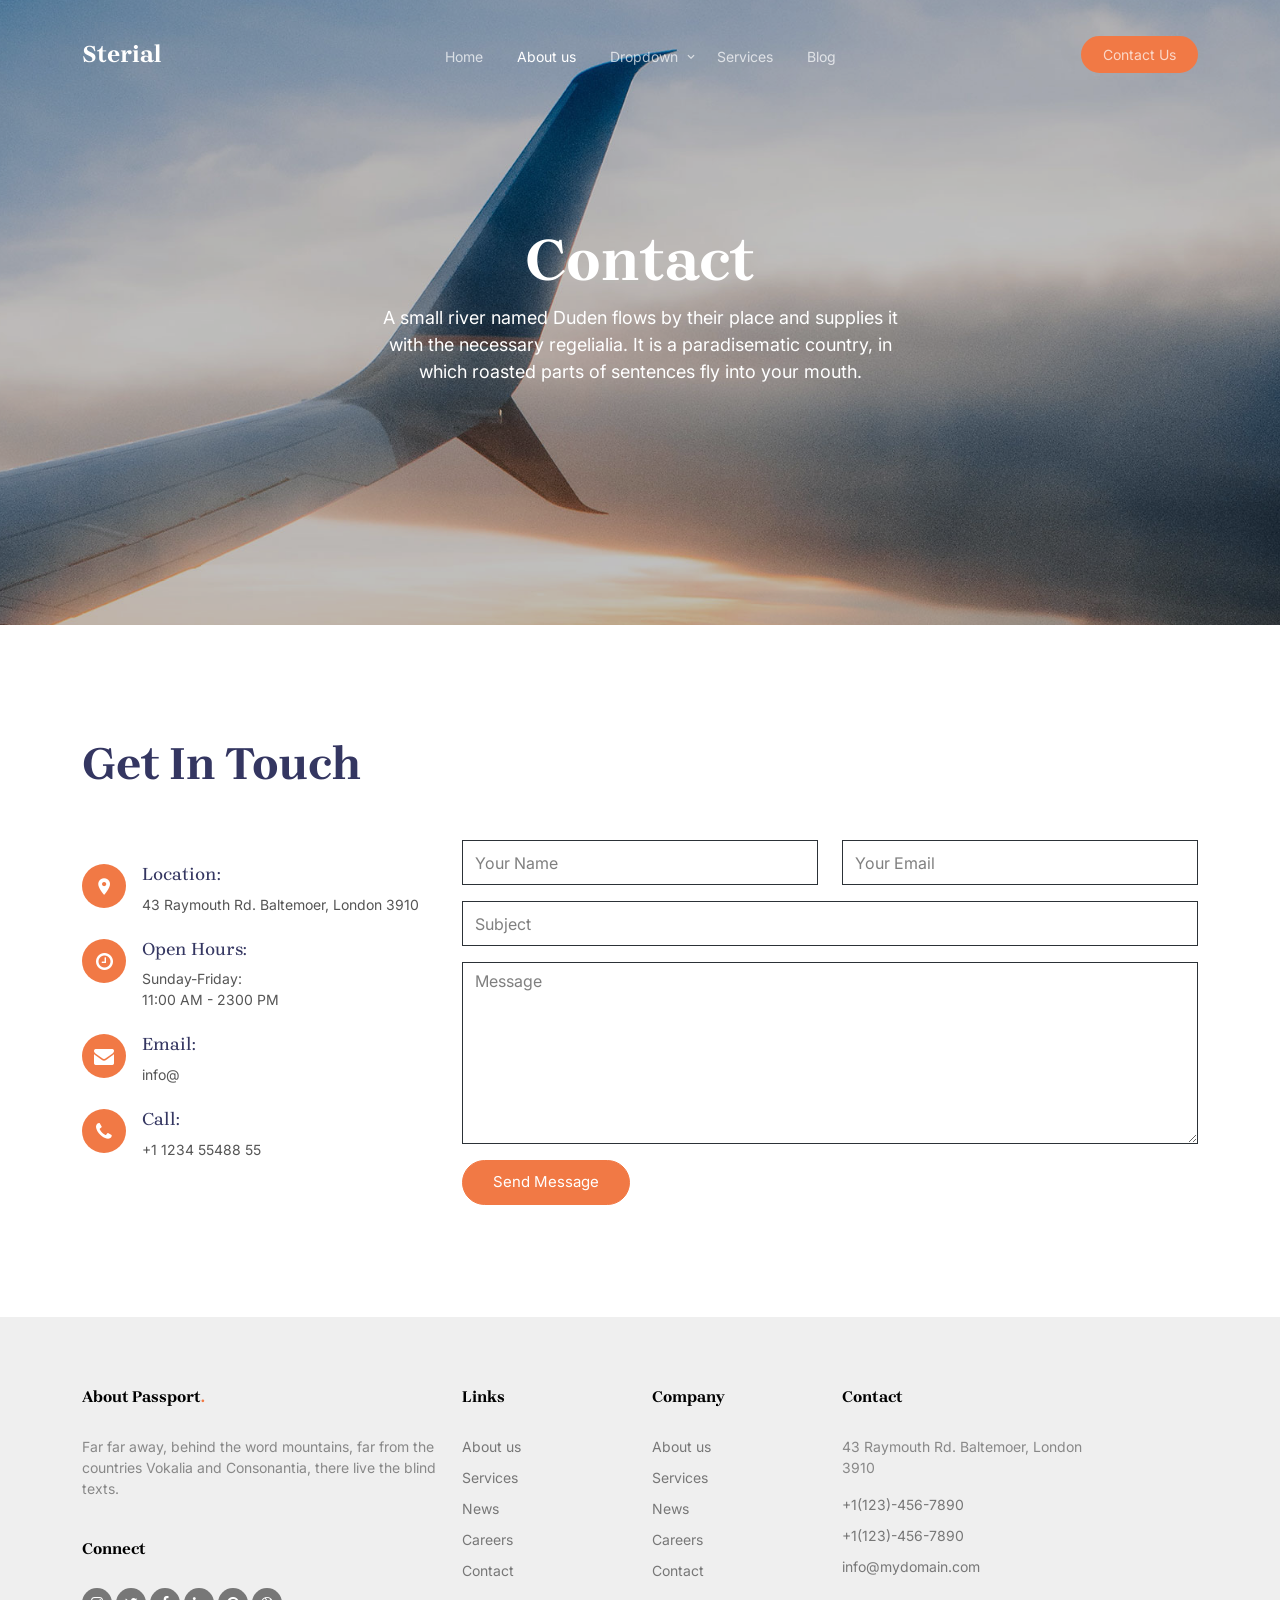
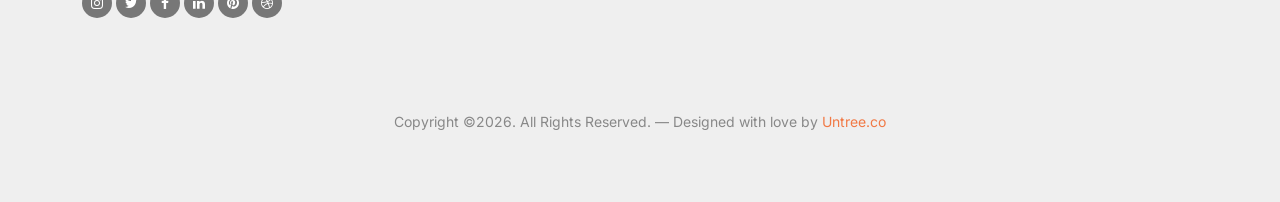
<file: bin/res/untree.co-sterial/contact.html>
<!-- /*
* Template Name: Sterial
* Template Author: Untree.co
* Tempalte URI: https://untree.co/
* License: https://creativecommons.org/licenses/by/3.0/
*/ -->
<!doctype html>
<html lang="en">
<head>
	<!-- Required meta tags -->
	<meta charset="utf-8">
	<meta name="viewport" content="width=device-width, initial-scale=1">
	
	<meta name="author" content="Untree.co">
	<link rel="shortcut icon" href="favicon.png">

	<meta name="description" content="" />
	<meta name="keywords" content="bootstrap, bootstrap5" />
	
	<link rel="preconnect" href="https://fonts.googleapis.com">
	<link rel="preconnect" href="https://fonts.gstatic.com" crossorigin>
	<link href="https://fonts.googleapis.com/css2?family=Brygada+1918:ital,wght@0,400;0,600;0,700;1,400&family=Inter:wght@400;700&display=swap" rel="stylesheet">

	<link rel="stylesheet" href="fonts/icomoon/style.css">
	<link rel="stylesheet" href="fonts/flaticon/font/flaticon.css">

	<link rel="stylesheet" href="css/tiny-slider.css">
	<link rel="stylesheet" href="css/aos.css">
	<link rel="stylesheet" href="css/flatpickr.min.css">
	<link rel="stylesheet" href="css/glightbox.min.css">
	<link rel="stylesheet" href="css/style.css">


	<title>Sterial &mdash; Free Bootstrap 5 Website Template by Untree.co </title>
</head>
<body>

	<div class="site-mobile-menu site-navbar-target">
		<div class="site-mobile-menu-header">
			<div class="site-mobile-menu-close">
				<span class="icofont-close js-menu-toggle"></span>
			</div>
		</div>
		<div class="site-mobile-menu-body"></div>
	</div>

	<nav class="site-nav mt-3">
		<div class="container">

			<div class="site-navigation">
				<div class="row">
					<div class="col-6 col-lg-3">
						<a href="index.html" class="logo m-0 float-start">Sterial</a>
					</div>
					<div class="col-lg-6 d-none d-lg-inline-block text-center nav-center-wrap">
						<ul class="js-clone-nav  text-center site-menu p-0 m-0">
							<li><a href="index.html">Home</a></li>
							<li class="active"><a href="about.html">About us</a></li>
							<li class="has-children">
								<a href="#">Dropdown</a>
								<ul class="dropdown">
									<li><a href="#">Menu One</a></li>
									<li class="has-children">
										<a href="#">Menu Two</a>
										<ul class="dropdown">
											<li><a href="#">Sub Menu One</a></li>
											<li><a href="#">Sub Menu Two</a></li>
											<li><a href="#">Sub Menu Three</a></li>
										</ul>
									</li>
									<li><a href="#">Menu Three</a></li>
								</ul>
							</li>
							<li><a href="services.html">Services</a></li>
							<li><a href="blog.html">Blog</a></li>

						</ul>
					</div>
					<div class="col-6 col-lg-3 text-lg-end">
						<ul class="js-clone-nav d-none d-lg-inline-block text-end site-menu ">
							<li class="cta-button"><a href="contact.html">Contact Us</a></li>
						</ul>

						<a href="#" class="burger ms-auto float-end site-menu-toggle js-menu-toggle d-inline-block d-lg-none light" data-toggle="collapse" data-target="#main-navbar">
							<span></span>
						</a>
					</div>
				</div>
			</div>
			
		</div>
	</nav>

	

	<div class="hero overlay">
		<div class="img-bg rellax">
			<img src="images/hero_2.jpg" alt="Image" class="img-fluid">
		</div>
		<div class="container">
			<div class="row align-items-center justify-content-start">
				<div class="col-lg-6 mx-auto text-center">
					<h1 class="heading" data-aos="fade-up">Contact</h1>
					<p data-aos="fade-up">A small river named Duden flows by their place and supplies it with the necessary regelialia. It is a paradisematic country, in which roasted parts of sentences fly into your mouth.</p>
				</div>
			</div>
		</div>
	</div>

	<div class="section">
		<div class="container">
			<div class="row">
				<div class="col-12"	data-aos="fade-up" data-aos-delay="0">
					
					<h2 class="heading mb-5">Get In Touch</h2>
				</div>
			</div>
			<div class="row">
				<div class="col-lg-4 mb-5 mb-lg-0" data-aos="fade-up" data-aos-delay="100">
					<div class="contact-info">

						<div class="address mt-4">
							<i class="icon-room"></i>
							<h4 class="mb-2">Location:</h4>
							<p>43 Raymouth Rd. Baltemoer, London 3910</p>
						</div>

						<div class="open-hours mt-4">
							<i class="icon-clock-o"></i>
							<h4 class="mb-2">Open Hours:</h4>
							<p>
								Sunday-Friday:<br>
								11:00 AM - 2300 PM
							</p>
						</div>

						<div class="email mt-4">
							<i class="icon-envelope"></i>
							<h4 class="mb-2">Email:</h4>
							<p>info@</p>
						</div>

						<div class="phone mt-4">
							<i class="icon-phone"></i>
							<h4 class="mb-2">Call:</h4>
							<p>+1 1234 55488 55</p>
						</div>

					</div>
				</div>
				<div class="col-lg-8" data-aos="fade-up" data-aos-delay="200">
					<form action="#">
						<div class="row">
							<div class="col-6 mb-3">
								<input type="text" class="form-control" placeholder="Your Name">
							</div>
							<div class="col-6 mb-3">
								<input type="email" class="form-control" placeholder="Your Email">
							</div>
							<div class="col-12 mb-3">
								<input type="text" class="form-control" placeholder="Subject">
							</div>
							<div class="col-12 mb-3">
								<textarea name="" id="" cols="30" rows="7" class="form-control" placeholder="Message"></textarea>
							</div>

							<div class="col-12">
								<input type="submit" value="Send Message" class="btn btn-primary">
							</div>
						</div>
					</form>
				</div>
			</div>
		</div>
	</div> <!-- /.untree_co-section -->

	<div class="site-footer">
		<div class="container">

			<div class="row">
				<div class="col-lg-4">
					<div class="widget">
						<h3>About Passport<span class="text-primary">.</span> </h3>
						<p>Far far away, behind the word mountains, far from the countries Vokalia and Consonantia, there live the blind texts.</p>
					</div> <!-- /.widget -->
					<div class="widget">
						<h3>Connect</h3>
						<ul class="list-unstyled social">
							<li><a href="#"><span class="icon-instagram"></span></a></li>
							<li><a href="#"><span class="icon-twitter"></span></a></li>
							<li><a href="#"><span class="icon-facebook"></span></a></li>
							<li><a href="#"><span class="icon-linkedin"></span></a></li>
							<li><a href="#"><span class="icon-pinterest"></span></a></li>
							<li><a href="#"><span class="icon-dribbble"></span></a></li>
						</ul>
					</div> <!-- /.widget -->
				</div> <!-- /.col-lg-3 -->

				<div class="col-lg-2 ml-auto">
					<div class="widget">
						<h3>Links</h3>
						<ul class="list-unstyled float-left links">
							<li><a href="#">About us</a></li>
							<li><a href="#">Services</a></li>
							<li><a href="#">News</a></li>
							<li><a href="#">Careers</a></li>
							<li><a href="#">Contact</a></li>
						</ul>
					</div> <!-- /.widget -->
				</div> <!-- /.col-lg-3 -->

				<div class="col-lg-2">
					<div class="widget">
						<h3>Company</h3>
						<ul class="list-unstyled float-left links">
							<li><a href="#">About us</a></li>
							<li><a href="#">Services</a></li>
							<li><a href="#">News</a></li>
							<li><a href="#">Careers</a></li>
							<li><a href="#">Contact</a></li>
						</ul>
					</div> <!-- /.widget -->
				</div> <!-- /.col-lg-3 -->


				<div class="col-lg-3">
					<div class="widget">
						<h3>Contact</h3>
						<address>43 Raymouth Rd. Baltemoer, London 3910</address>
						<ul class="list-unstyled links mb-4">
							<li><a href="tel://11234567890">+1(123)-456-7890</a></li>
							<li><a href="tel://11234567890">+1(123)-456-7890</a></li>
							<li><a href="mailto:info@mydomain.com">info@mydomain.com</a></li>
						</ul>
					</div> <!-- /.widget -->
				</div> <!-- /.col-lg-3 -->

			</div> <!-- /.row -->

			<div class="row mt-5">
				<div class="col-12 text-center">
					<p class="mb-0">Copyright &copy;<script>document.write(new Date().getFullYear());</script>. All Rights Reserved. &mdash; Designed with love by <a href="https://untree.co">Untree.co</a> <!-- License information: https://untree.co/license/ -->
					</p>
				</div>
			</div> <!-- /.container -->
		</div> <!-- /.site-footer -->

		<!-- Preloader -->
		<div id="overlayer"></div>
		<div class="loader">
			<div class="spinner-border text-primary" role="status">
				<span class="visually-hidden">Loading...</span>
			</div>
		</div>


		<script src="js/bootstrap.bundle.min.js"></script>
		<script src="js/tiny-slider.js"></script>
		<script src="js/aos.js"></script>
		<script src="js/navbar.js"></script>
		<script src="js/counter.js"></script>
		<script src="js/rellax.js"></script>
		<script src="js/flatpickr.js"></script>
		<script src="js/glightbox.min.js"></script>
		<script src="js/custom.js"></script>
	</body>
	</html>
</file>
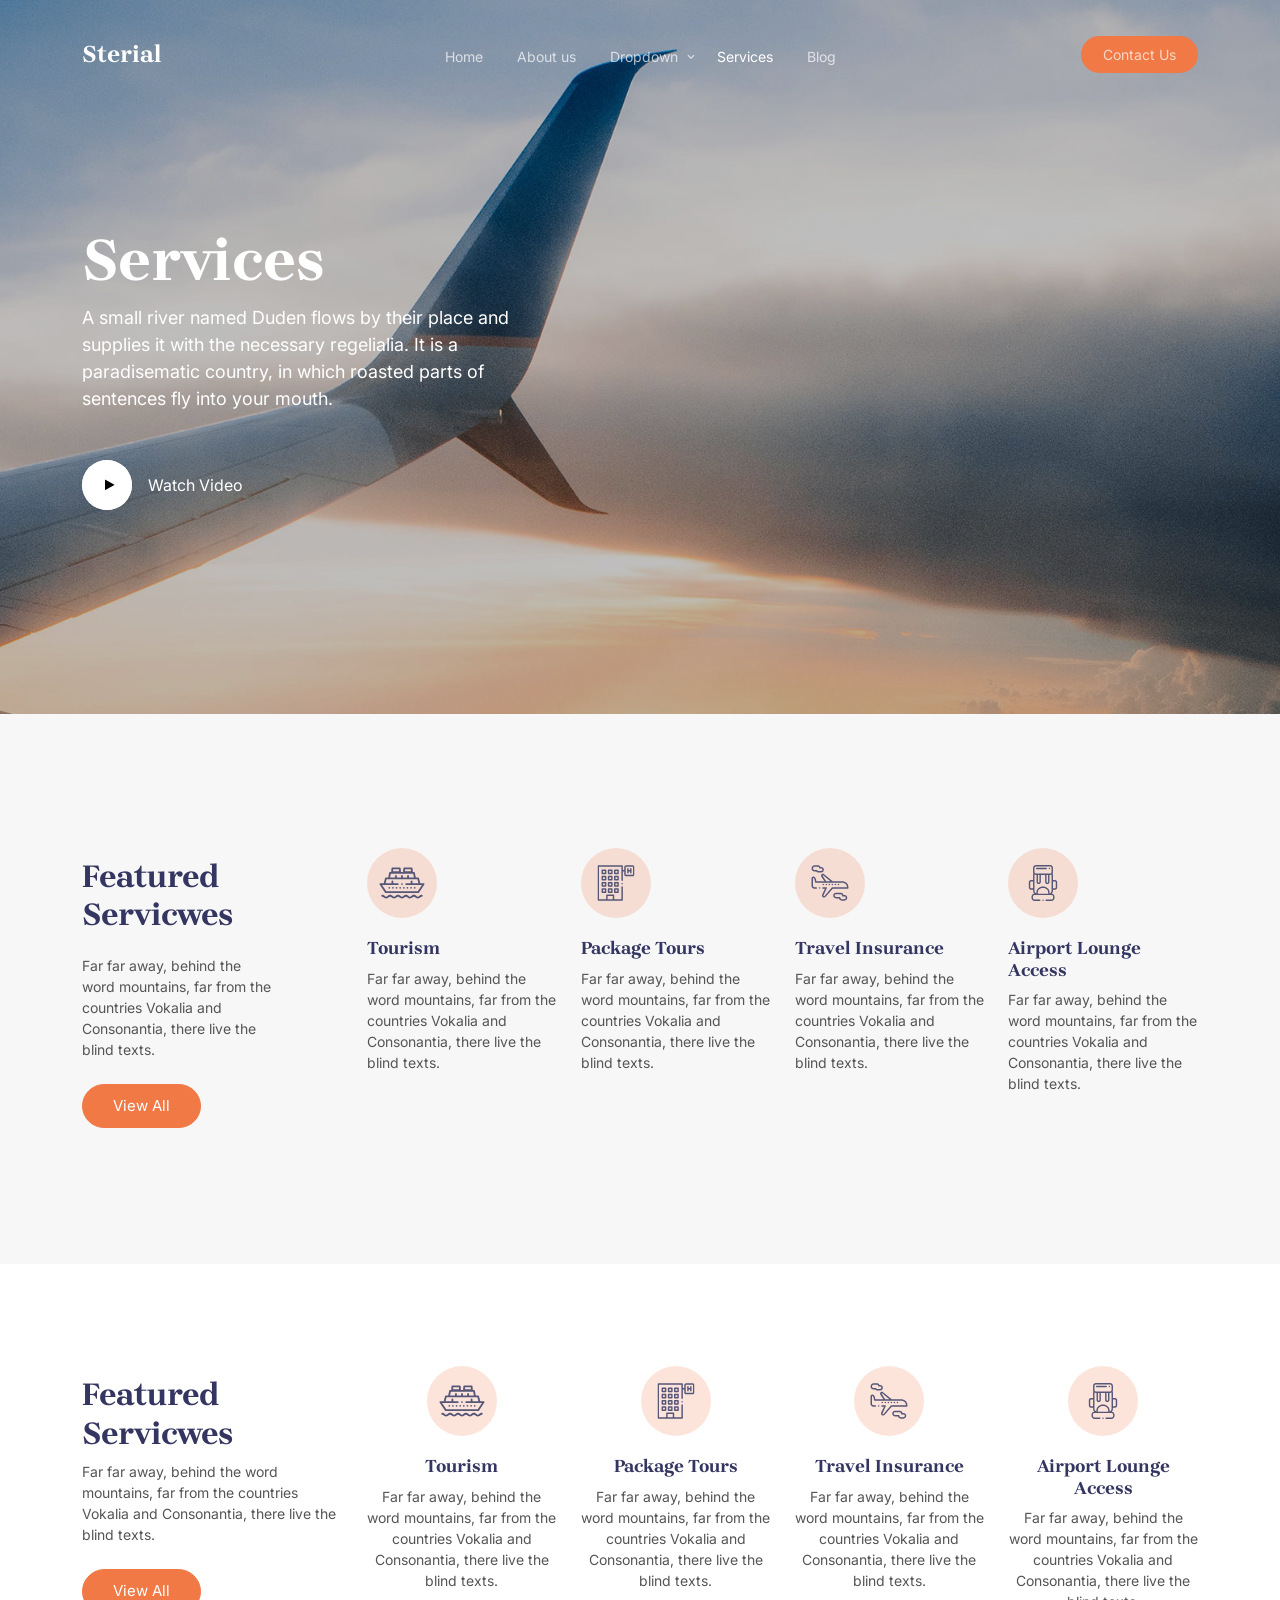
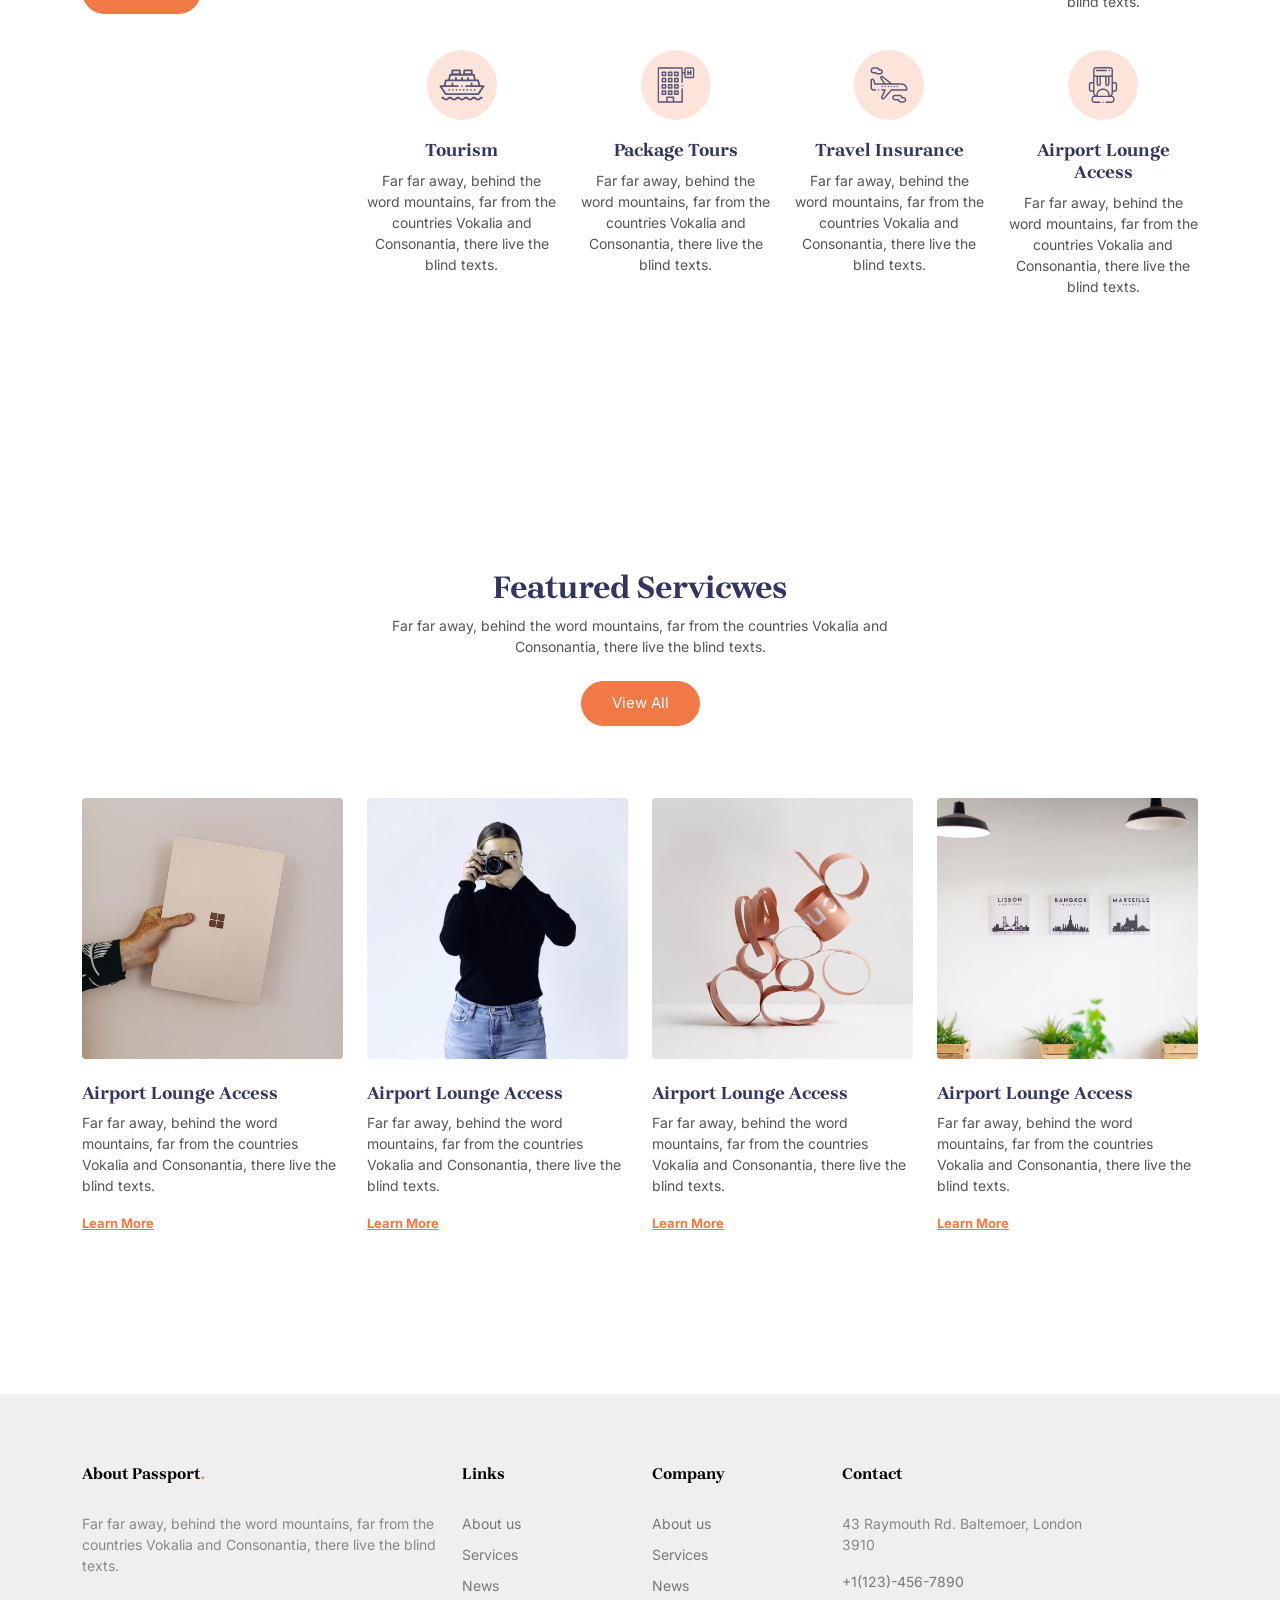
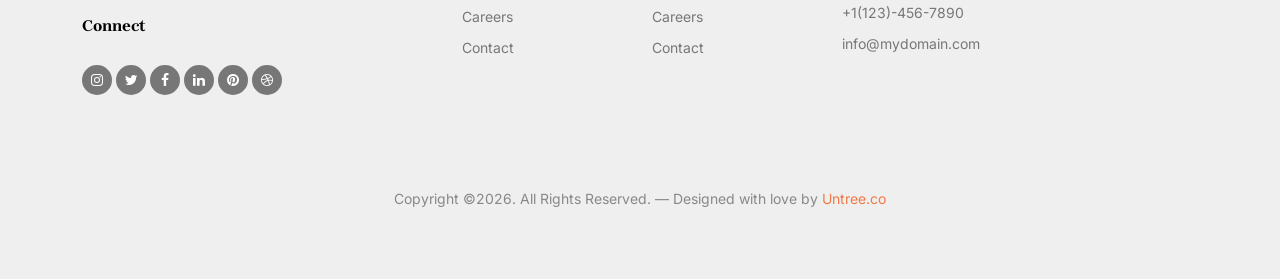
<file: bin/res/untree.co-sterial/services.html>
<!-- /*
* Template Name: Sterial
* Template Author: Untree.co
* Tempalte URI: https://untree.co/
* License: https://creativecommons.org/licenses/by/3.0/
*/ -->
<!doctype html>
<html lang="en">
<head>
	<!-- Required meta tags -->
	<meta charset="utf-8">
	<meta name="viewport" content="width=device-width, initial-scale=1">
	
	<meta name="author" content="Untree.co">
	<link rel="shortcut icon" href="favicon.png">

	<meta name="description" content="" />
	<meta name="keywords" content="bootstrap, bootstrap5" />
	
	<link rel="preconnect" href="https://fonts.googleapis.com">
	<link rel="preconnect" href="https://fonts.gstatic.com" crossorigin>
	<link href="https://fonts.googleapis.com/css2?family=Brygada+1918:ital,wght@0,400;0,600;0,700;1,400&family=Inter:wght@400;700&display=swap" rel="stylesheet">

	<link rel="stylesheet" href="fonts/icomoon/style.css">
	<link rel="stylesheet" href="fonts/flaticon/font/flaticon.css">

	<link rel="stylesheet" href="css/tiny-slider.css">
	<link rel="stylesheet" href="css/aos.css">
	<link rel="stylesheet" href="css/flatpickr.min.css">
	<link rel="stylesheet" href="css/glightbox.min.css">
	<link rel="stylesheet" href="css/style.css">


	<title>Sterial &mdash; Free Bootstrap 5 Website Template by Untree.co </title>
</head>
<body>

	<div class="site-mobile-menu site-navbar-target">
		<div class="site-mobile-menu-header">
			<div class="site-mobile-menu-close">
				<span class="icofont-close js-menu-toggle"></span>
			</div>
		</div>
		<div class="site-mobile-menu-body"></div>
	</div>

	<nav class="site-nav mt-3">
		<div class="container">

			<div class="site-navigation">
				<div class="row">
					<div class="col-6 col-lg-3">
						<a href="index.html" class="logo m-0 float-start">Sterial</a>
					</div>
					<div class="col-lg-6 d-none d-lg-inline-block text-center nav-center-wrap">
						<ul class="js-clone-nav  text-center site-menu p-0 m-0">
							<li><a href="index.html">Home</a></li>
							<li><a href="about.html">About us</a></li>
							<li class="has-children">
								<a href="#">Dropdown</a>
								<ul class="dropdown">
									<li><a href="#">Menu One</a></li>
									<li class="has-children">
										<a href="#">Menu Two</a>
										<ul class="dropdown">
											<li><a href="#">Sub Menu One</a></li>
											<li><a href="#">Sub Menu Two</a></li>
											<li><a href="#">Sub Menu Three</a></li>
										</ul>
									</li>
									<li><a href="#">Menu Three</a></li>
								</ul>
							</li>
							<li class="active"><a href="services.html">Services</a></li>
							<li><a href="blog.html">Blog</a></li>

						</ul>
					</div>
					<div class="col-6 col-lg-3 text-lg-end">
						<ul class="js-clone-nav d-none d-lg-inline-block text-end site-menu ">
							<li class="cta-button"><a href="contact.html">Contact Us</a></li>
						</ul>

						<a href="#" class="burger ms-auto float-end site-menu-toggle js-menu-toggle d-inline-block d-lg-none light" data-toggle="collapse" data-target="#main-navbar">
							<span></span>
						</a>
					</div>
				</div>
			</div>
			
		</div>
	</nav>

	

	<div class="hero overlay">

		<div class="img-bg rellax">
			<img src="images/hero_2.jpg" alt="Image" class="img-fluid">
		</div>
		<div class="container">
			<div class="row align-items-center justify-content-start">
				<div class="col-lg-5">

					<h1 class="heading" data-aos="fade-up">Services</h1>
					<p class="mb-5" data-aos="fade-up">A small river named Duden flows by their place and supplies it with the necessary regelialia. It is a paradisematic country, in which roasted parts of sentences fly into your mouth.</p>

					<div data-aos="fade-up">
						<a href="https://www.youtube.com/watch?v=5n-e6lOhVq0" class="play-button align-items-center d-flex glightbox3" >
							<span class="icon-button me-3">
								<span class="icon-play"></span>
							</span>
							<span class="caption">Watch Video</span>
						</a>
					</div>
				</div>
			</div>
		</div>

		
	</div>



	<div class="section service-section-1">
		<div class="container">
			<div class="row">

				<div class="col-lg-3 mb-4 mb-lg-0">
					<div class="heading-content" data-aos="fade-up">
						<h2>Featured <span class="d-block">Servicwes</span></h2>
						<p>Far far away, behind the word mountains, far from the countries Vokalia and Consonantia, there live the blind texts.</p>
						<p class="my-4" data-aos="fade-up" data-aos-delay="300"><a href="#" class="btn btn-primary">View All</a></p>
					</div>
				</div>
				<div class="col-lg-9">
					<div class="row">
						<div class="col-6 col-md-6 col-lg-3 mb-4 mb-lg-0" data-aos="fade-up"  data-aos-delay="100">
							<div class="service-1">
								<span class="icon">
									<img src="images/svg/01.svg" alt="Image" class="img-fluid">
								</span>
								<div>
									<h3>Tourism</h3>
									<p>Far far away, behind the word mountains, far from the countries Vokalia and Consonantia, there live the blind texts.</p>
								</div>
							</div>
						</div>
						<div class="col-6 col-md-6 col-lg-3 mb-4 mb-lg-0" data-aos="fade-up"  data-aos-delay="200">
							<div class="service-1">
								<span class="icon">
									<img src="images/svg/02.svg" alt="Image" class="img-fluid">
								</span>
								<div>
									<h3>Package Tours</h3>
									<p>Far far away, behind the word mountains, far from the countries Vokalia and Consonantia, there live the blind texts.</p>
								</div>
							</div>
						</div>
						<div class="col-6 col-md-6 col-lg-3 mb-4 mb-lg-0" data-aos="fade-up"  data-aos-delay="300">
							<div class="service-1">
								<span class="icon">
									<img src="images/svg/03.svg" alt="Image" class="img-fluid">
								</span>
								<div>
									<h3>Travel Insurance</h3>
									<p>Far far away, behind the word mountains, far from the countries Vokalia and Consonantia, there live the blind texts.</p>
								</div>
							</div>
						</div>
						<div class="col-6 col-md-6 col-lg-3 mb-4 mb-lg-0" data-aos="fade-up"  data-aos-delay="400">
							<div class="service-1">
								<span class="icon">
									<img src="images/svg/04.svg" alt="Image" class="img-fluid">
								</span>
								<div>
									<h3>Airport Lounge Access</h3>
									<p>Far far away, behind the word mountains, far from the countries Vokalia and Consonantia, there live the blind texts.</p>
								</div>
							</div>
						</div>
					</div>
				</div>

			</div>
		</div>
	</div>


	<div class="section">
		<div class="container">
			<div class="row">

				<div class="col-lg-3 mb-4 mb-lg-0">
					<div class="heading-content" data-aos="fade-up">
						<h2>Featured <span class="d-block">Servicwes</span></h2>
						<p>Far far away, behind the word mountains, far from the countries Vokalia and Consonantia, there live the blind texts.</p>
						<p class="my-4" data-aos="fade-up" data-aos-delay="300"><a href="#" class="btn btn-primary">View All</a></p>
					</div>
				</div>
				<div class="col-lg-9">
					<div class="row">
						<div class="col-6 col-md-6 col-lg-3 mb-4 mb-lg-0 text-center" data-aos="fade-up"  data-aos-delay="100">
							<div class="service-1 left-0 mb-5">
								<span class="icon">
									<img src="images/svg/01.svg" alt="Image" class="img-fluid">
								</span>
								<div>
									<h3>Tourism</h3>
									<p>Far far away, behind the word mountains, far from the countries Vokalia and Consonantia, there live the blind texts.</p>
								</div>
							</div>
						</div>
						<div class="col-6 col-md-6 col-lg-3 mb-4 mb-lg-0 text-center" data-aos="fade-up"  data-aos-delay="200">
							<div class="service-1 left-0 mb-5">
								<span class="icon">
									<img src="images/svg/02.svg" alt="Image" class="img-fluid">
								</span>
								<div>
									<h3>Package Tours</h3>
									<p>Far far away, behind the word mountains, far from the countries Vokalia and Consonantia, there live the blind texts.</p>
								</div>
							</div>
						</div>
						<div class="col-6 col-md-6 col-lg-3 mb-4 mb-lg-0 text-center" data-aos="fade-up"  data-aos-delay="300">
							<div class="service-1 left-0 mb-5">
								<span class="icon">
									<img src="images/svg/03.svg" alt="Image" class="img-fluid">
								</span>
								<div>
									<h3>Travel Insurance</h3>
									<p>Far far away, behind the word mountains, far from the countries Vokalia and Consonantia, there live the blind texts.</p>
								</div>
							</div>
						</div>
						<div class="col-6 col-md-6 col-lg-3 mb-4 mb-lg-0 text-center" data-aos="fade-up"  data-aos-delay="400">
							<div class="service-1 left-0 mb-5">
								<span class="icon">
									<img src="images/svg/04.svg" alt="Image" class="img-fluid">
								</span>
								<div>
									<h3>Airport Lounge Access</h3>
									<p>Far far away, behind the word mountains, far from the countries Vokalia and Consonantia, there live the blind texts.</p>
								</div>
							</div>
						</div>
					</div>

					<div class="row">
						<div class="col-6 col-md-6 col-lg-3 mb-4 mb-lg-0 text-center" data-aos="fade-up"  data-aos-delay="100">
							<div class="service-1 left-0 mb-5">
								<span class="icon">
									<img src="images/svg/01.svg" alt="Image" class="img-fluid">
								</span>
								<div>
									<h3>Tourism</h3>
									<p>Far far away, behind the word mountains, far from the countries Vokalia and Consonantia, there live the blind texts.</p>
								</div>
							</div>
						</div>
						<div class="col-6 col-md-6 col-lg-3 mb-4 mb-lg-0 text-center" data-aos="fade-up"  data-aos-delay="200">
							<div class="service-1 left-0 mb-5">
								<span class="icon">
									<img src="images/svg/02.svg" alt="Image" class="img-fluid">
								</span>
								<div>
									<h3>Package Tours</h3>
									<p>Far far away, behind the word mountains, far from the countries Vokalia and Consonantia, there live the blind texts.</p>
								</div>
							</div>
						</div>
						<div class="col-6 col-md-6 col-lg-3 mb-4 mb-lg-0 text-center" data-aos="fade-up"  data-aos-delay="300">
							<div class="service-1 left-0 mb-5">
								<span class="icon">
									<img src="images/svg/03.svg" alt="Image" class="img-fluid">
								</span>
								<div>
									<h3>Travel Insurance</h3>
									<p>Far far away, behind the word mountains, far from the countries Vokalia and Consonantia, there live the blind texts.</p>
								</div>
							</div>
						</div>
						<div class="col-6 col-md-6 col-lg-3 mb-4 mb-lg-0 text-center" data-aos="fade-up"  data-aos-delay="400">
							<div class="service-1 left-0 mb-5">
								<span class="icon">
									<img src="images/svg/04.svg" alt="Image" class="img-fluid">
								</span>
								<div>
									<h3>Airport Lounge Access</h3>
									<p>Far far away, behind the word mountains, far from the countries Vokalia and Consonantia, there live the blind texts.</p>
								</div>
							</div>
						</div>
					</div>

				</div>

			</div>
		</div>
	</div>


	<div class="section">
		<div class="container">
			<div class="row mb-5">
				<div class="col-lg-6 mx-auto text-center">
					<div class="heading-content" data-aos="fade-up">
						<h2>Featured Servicwes</h2>
						<p>Far far away, behind the word mountains, far from the countries Vokalia and Consonantia, there live the blind texts.</p>
						<p class="my-4" data-aos="fade-up" data-aos-delay="300"><a href="#" class="btn btn-primary">View All</a></p>
					</div>
				</div>
			</div>
			<div class="row">
				<div class="col-lg-3">
					<div class="service-2 left-0 mb-5">
						<img src="images/gal_5.jpg" alt="Image" class="img-fluid mb-4 rounded">
						<div>
							<h3>Airport Lounge Access</h3>
							<p>Far far away, behind the word mountains, far from the countries Vokalia and Consonantia, there live the blind texts.</p>
							<p><a href="#" class="more">Learn More</a></p>
						</div>
					</div>
				</div>
				<div class="col-lg-3">
					<div class="service-2 left-0 mb-5">
						<img src="images/gal_6.jpg" alt="Image" class="img-fluid mb-4 rounded">
						<div>
							<h3>Airport Lounge Access</h3>
							<p>Far far away, behind the word mountains, far from the countries Vokalia and Consonantia, there live the blind texts.</p>
							<p><a href="#" class="more">Learn More</a></p>
						</div>
					</div>
				</div>
				<div class="col-lg-3">
					<div class="service-2 left-0 mb-5">
						<img src="images/gal_3.jpg" alt="Image" class="img-fluid mb-4 rounded">
						<div>
							<h3>Airport Lounge Access</h3>
							<p>Far far away, behind the word mountains, far from the countries Vokalia and Consonantia, there live the blind texts.</p>
							<p><a href="#" class="more">Learn More</a></p>
						</div>
					</div>
				</div>
				<div class="col-lg-3">
					<div class="service-2 left-0 mb-5">
						<img src="images/gal_4.jpg" alt="Image" class="img-fluid mb-4 rounded">
						<div>
							<h3>Airport Lounge Access</h3>
							<p>Far far away, behind the word mountains, far from the countries Vokalia and Consonantia, there live the blind texts.</p>
							<p><a href="#" class="more">Learn More</a></p>
						</div>
					</div>
				</div>
			</div>
		</div>
	</div>


	

	<div class="site-footer">
		<div class="container">

			<div class="row">
				<div class="col-lg-4">
					<div class="widget">
						<h3>About Passport<span class="text-primary">.</span> </h3>
						<p>Far far away, behind the word mountains, far from the countries Vokalia and Consonantia, there live the blind texts.</p>
					</div> <!-- /.widget -->
					<div class="widget">
						<h3>Connect</h3>
						<ul class="list-unstyled social">
							<li><a href="#"><span class="icon-instagram"></span></a></li>
							<li><a href="#"><span class="icon-twitter"></span></a></li>
							<li><a href="#"><span class="icon-facebook"></span></a></li>
							<li><a href="#"><span class="icon-linkedin"></span></a></li>
							<li><a href="#"><span class="icon-pinterest"></span></a></li>
							<li><a href="#"><span class="icon-dribbble"></span></a></li>
						</ul>
					</div> <!-- /.widget -->
				</div> <!-- /.col-lg-3 -->

				<div class="col-lg-2 ml-auto">
					<div class="widget">
						<h3>Links</h3>
						<ul class="list-unstyled float-left links">
							<li><a href="#">About us</a></li>
							<li><a href="#">Services</a></li>
							<li><a href="#">News</a></li>
							<li><a href="#">Careers</a></li>
							<li><a href="#">Contact</a></li>
						</ul>
					</div> <!-- /.widget -->
				</div> <!-- /.col-lg-3 -->

				<div class="col-lg-2">
					<div class="widget">
						<h3>Company</h3>
						<ul class="list-unstyled float-left links">
							<li><a href="#">About us</a></li>
							<li><a href="#">Services</a></li>
							<li><a href="#">News</a></li>
							<li><a href="#">Careers</a></li>
							<li><a href="#">Contact</a></li>
						</ul>
					</div> <!-- /.widget -->
				</div> <!-- /.col-lg-3 -->


				<div class="col-lg-3">
					<div class="widget">
						<h3>Contact</h3>
						<address>43 Raymouth Rd. Baltemoer, London 3910</address>
						<ul class="list-unstyled links mb-4">
							<li><a href="tel://11234567890">+1(123)-456-7890</a></li>
							<li><a href="tel://11234567890">+1(123)-456-7890</a></li>
							<li><a href="mailto:info@mydomain.com">info@mydomain.com</a></li>
						</ul>
					</div> <!-- /.widget -->
				</div> <!-- /.col-lg-3 -->

			</div> <!-- /.row -->

			<div class="row mt-5">
				<div class="col-12 text-center">
					<p class="mb-0">Copyright &copy;<script>document.write(new Date().getFullYear());</script>. All Rights Reserved. &mdash; Designed with love by <a href="https://untree.co">Untree.co</a> <!-- License information: https://untree.co/license/ -->
					</p>
				</div>
			</div> <!-- /.container -->
		</div> <!-- /.site-footer -->

		<!-- Preloader -->
		<div id="overlayer"></div>
		<div class="loader">
			<div class="spinner-border text-primary" role="status">
				<span class="visually-hidden">Loading...</span>
			</div>
		</div>


		<script src="js/bootstrap.bundle.min.js"></script>
		<script src="js/tiny-slider.js"></script>
		<script src="js/aos.js"></script>
		<script src="js/navbar.js"></script>
		<script src="js/counter.js"></script>
		<script src="js/rellax.js"></script>
		<script src="js/flatpickr.js"></script>
		<script src="js/glightbox.min.js"></script>
		<script src="js/custom.js"></script>
	</body>
	</html>
</file>
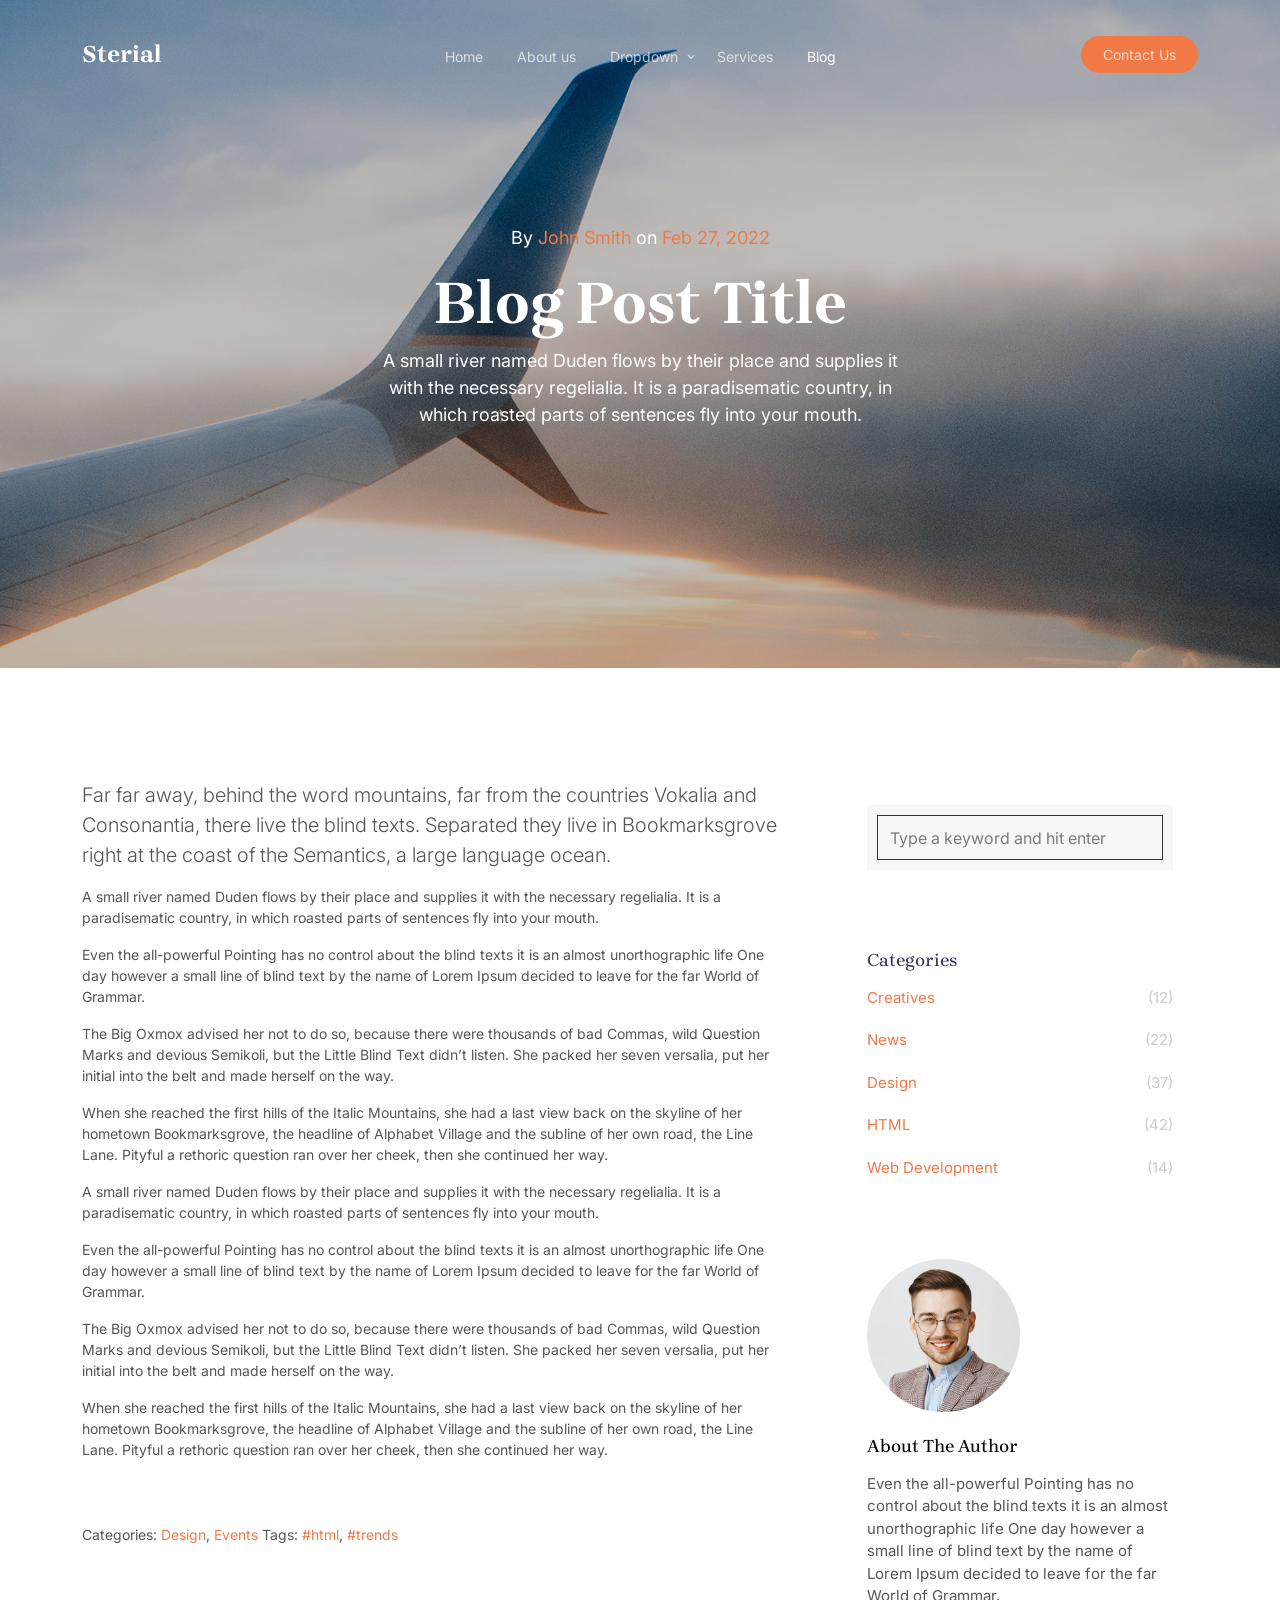
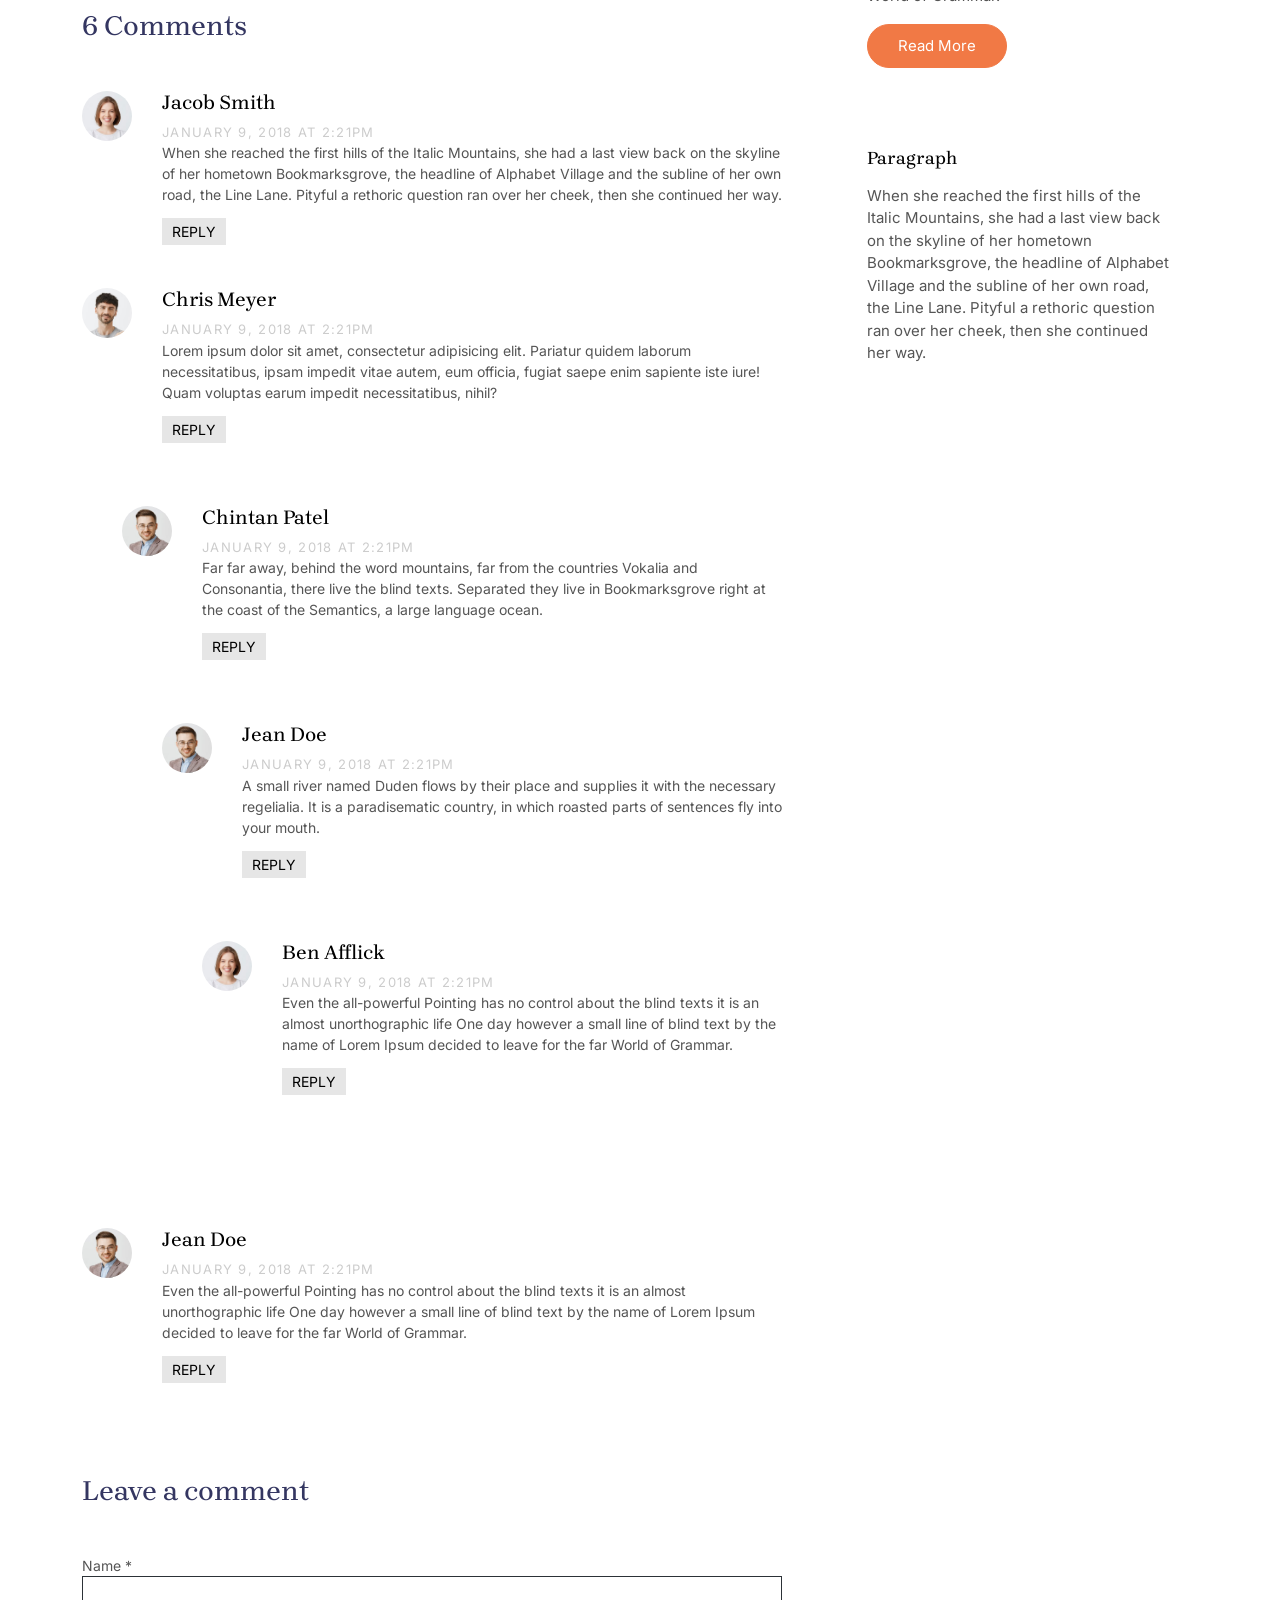
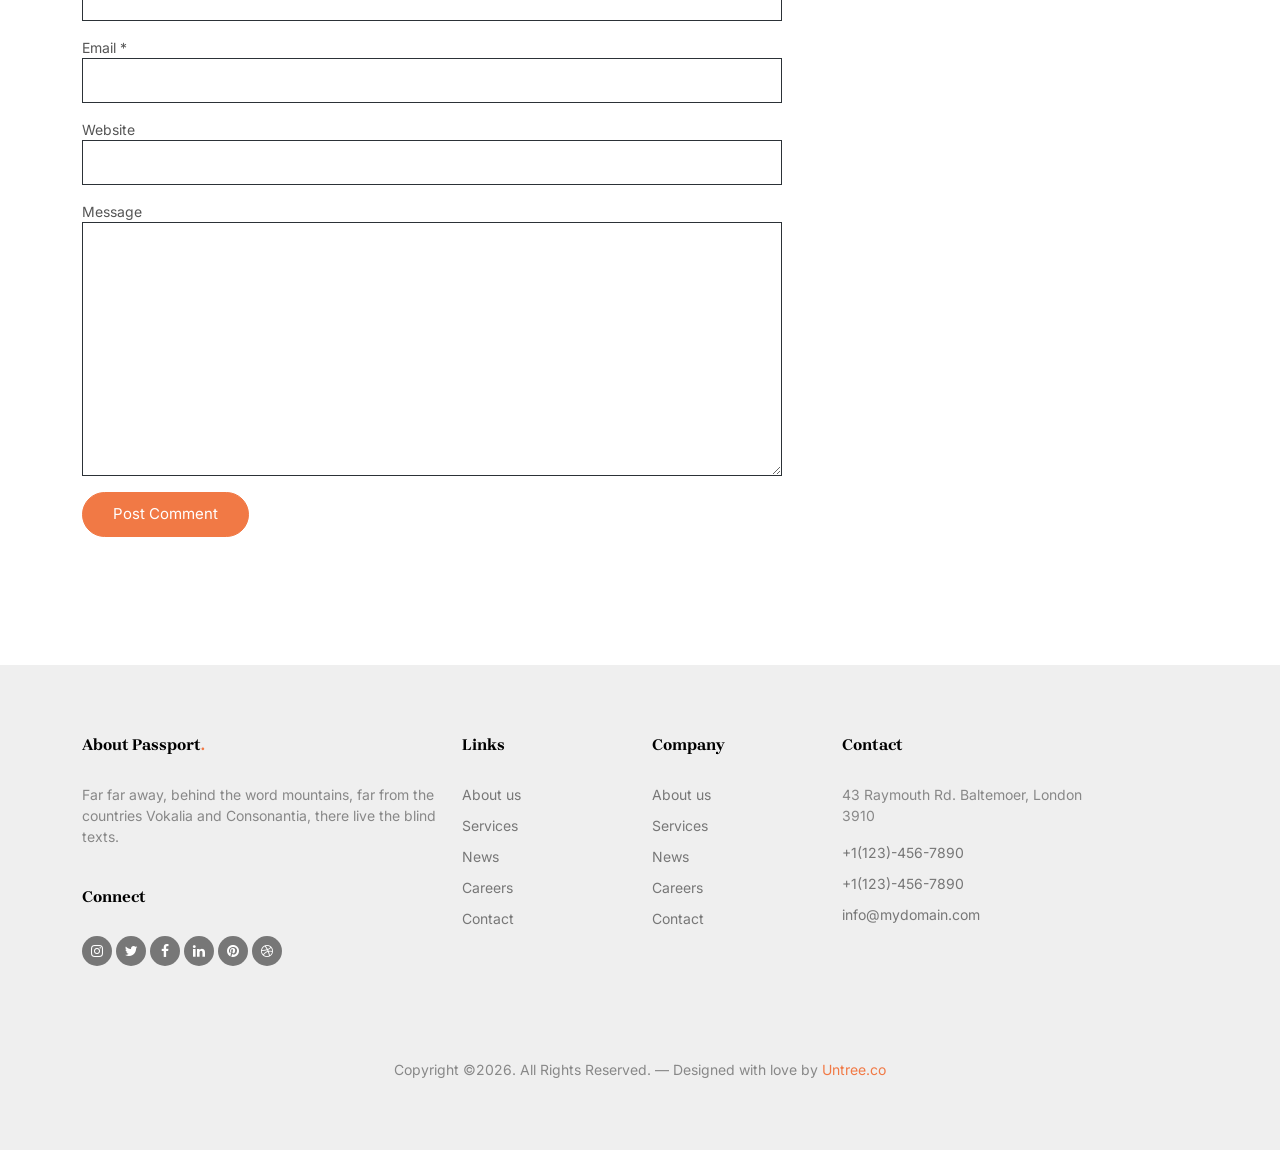
<file: bin/res/untree.co-sterial/single.html>
<!-- /*
* Template Name: Sterial
* Template Author: Untree.co
* Tempalte URI: https://untree.co/
* License: https://creativecommons.org/licenses/by/3.0/
*/ -->
<!doctype html>
<html lang="en">
<head>
	<!-- Required meta tags -->
	<meta charset="utf-8">
	<meta name="viewport" content="width=device-width, initial-scale=1">
	
	<meta name="author" content="Untree.co">
	<link rel="shortcut icon" href="favicon.png">

	<meta name="description" content="" />
	<meta name="keywords" content="bootstrap, bootstrap5" />
	
	<link rel="preconnect" href="https://fonts.googleapis.com">
	<link rel="preconnect" href="https://fonts.gstatic.com" crossorigin>
	<link href="https://fonts.googleapis.com/css2?family=Brygada+1918:ital,wght@0,400;0,600;0,700;1,400&family=Inter:wght@400;700&display=swap" rel="stylesheet">

	<link rel="stylesheet" href="fonts/icomoon/style.css">
	<link rel="stylesheet" href="fonts/flaticon/font/flaticon.css">

	<link rel="stylesheet" href="css/tiny-slider.css">
	<link rel="stylesheet" href="css/aos.css">
	<link rel="stylesheet" href="css/flatpickr.min.css">
	<link rel="stylesheet" href="css/glightbox.min.css">
	<link rel="stylesheet" href="css/style.css">


	<title>Sterial &mdash; Free Bootstrap 5 Website Template by Untree.co </title>
</head>
<body>

	<div class="site-mobile-menu site-navbar-target">
		<div class="site-mobile-menu-header">
			<div class="site-mobile-menu-close">
				<span class="icofont-close js-menu-toggle"></span>
			</div>
		</div>
		<div class="site-mobile-menu-body"></div>
	</div>

	<nav class="site-nav mt-3">
		<div class="container">

			<div class="site-navigation">
				<div class="row">
					<div class="col-6 col-lg-3">
						<a href="index.html" class="logo m-0 float-start">Sterial</a>
					</div>
					<div class="col-lg-6 d-none d-lg-inline-block text-center nav-center-wrap">
						<ul class="js-clone-nav  text-center site-menu p-0 m-0">
							<li><a href="index.html">Home</a></li>
							<li><a href="about.html">About us</a></li>
							<li class="has-children">
								<a href="#">Dropdown</a>
								<ul class="dropdown">
									<li><a href="#">Menu One</a></li>
									<li class="has-children">
										<a href="#">Menu Two</a>
										<ul class="dropdown">
											<li><a href="#">Sub Menu One</a></li>
											<li><a href="#">Sub Menu Two</a></li>
											<li><a href="#">Sub Menu Three</a></li>
										</ul>
									</li>
									<li><a href="#">Menu Three</a></li>
								</ul>
							</li>
							<li><a href="services.html">Services</a></li>
							<li class="active"><a href="blog.html">Blog</a></li>

						</ul>
					</div>
					<div class="col-6 col-lg-3 text-lg-end">
						<ul class="js-clone-nav d-none d-lg-inline-block text-end site-menu ">
							<li class="cta-button"><a href="contact.html">Contact Us</a></li>
						</ul>

						<a href="#" class="burger ms-auto float-end site-menu-toggle js-menu-toggle d-inline-block d-lg-none light" data-toggle="collapse" data-target="#main-navbar">
							<span></span>
						</a>
					</div>
				</div>
			</div>
			
		</div>
	</nav>

	

	<div class="hero overlay">
		<div class="img-bg rellax">
			<img src="images/hero_2.jpg" alt="Image" class="img-fluid">
		</div>
		<div class="container">
			<div class="row align-items-center justify-content-start">
				<div class="col-lg-6 mx-auto text-center">
					<p>By <a href="#">John Smith</a> on <a href="#">Feb 27, 2022</a></p>
					<h1 class="heading" data-aos="fade-up">Blog Post Title</h1>
					<p data-aos="fade-up">A small river named Duden flows by their place and supplies it with the necessary regelialia. It is a paradisematic country, in which roasted parts of sentences fly into your mouth.</p>
				</div>
			</div>
		</div>
	</div>


	<div class="section">
		<div class="container">
			<div class="row">
				<div class="col-md-8 blog-content pe-5">
					<p class="lead">Far far away, behind the word mountains, far from the countries Vokalia and Consonantia, there live the blind texts. Separated they live in Bookmarksgrove right at the coast of the Semantics, a large language ocean.</p>
					<p>A small river named Duden flows by their place and supplies it with the necessary regelialia. It is a paradisematic country, in which roasted parts of sentences fly into your mouth.</p>

					<blockquote><p>Even the all-powerful Pointing has no control about the blind texts it is an almost unorthographic life One day however a small line of blind text by the name of Lorem Ipsum decided to leave for the far World of Grammar.</p></blockquote>

					<p>The Big Oxmox advised her not to do so, because there were thousands of bad Commas, wild Question Marks and devious Semikoli, but the Little Blind Text didn’t listen. She packed her seven versalia, put her initial into the belt and made herself on the way.</p>

					<p>When she reached the first hills of the Italic Mountains, she had a last view back on the skyline of her hometown Bookmarksgrove, the headline of Alphabet Village and the subline of her own road, the Line Lane. Pityful a rethoric question ran over her cheek, then she continued her way.</p>

					<p>A small river named Duden flows by their place and supplies it with the necessary regelialia. It is a paradisematic country, in which roasted parts of sentences fly into your mouth.</p>

					<blockquote><p>Even the all-powerful Pointing has no control about the blind texts it is an almost unorthographic life One day however a small line of blind text by the name of Lorem Ipsum decided to leave for the far World of Grammar.</p></blockquote>

					<p>The Big Oxmox advised her not to do so, because there were thousands of bad Commas, wild Question Marks and devious Semikoli, but the Little Blind Text didn’t listen. She packed her seven versalia, put her initial into the belt and made herself on the way.</p>

					<p>When she reached the first hills of the Italic Mountains, she had a last view back on the skyline of her hometown Bookmarksgrove, the headline of Alphabet Village and the subline of her own road, the Line Lane. Pityful a rethoric question ran over her cheek, then she continued her way.</p>


					<div class="pt-5">
						<p>Categories:  <a href="#">Design</a>, <a href="#">Events</a>  Tags: <a href="#">#html</a>, <a href="#">#trends</a></p>
					</div>


					<div class="pt-5">
						<h3 class="mb-5">6 Comments</h3>
						<ul class="comment-list">
							<li class="comment">
								<div class="vcard bio">
									<img src="images/person_2.jpg" alt="Free Website Template by Free-Template.co">
								</div>
								<div class="comment-body">
									<h3>Jacob Smith</h3>
									<div class="meta">January 9, 2018 at 2:21pm</div>
									<p>When she reached the first hills of the Italic Mountains, she had a last view back on the skyline of her hometown Bookmarksgrove, the headline of Alphabet Village and the subline of her own road, the Line Lane. Pityful a rethoric question ran over her cheek, then she continued her way.</p>
									<p><a href="#" class="reply">Reply</a></p>
								</div>
							</li>

							<li class="comment">
								<div class="vcard bio">
									<img src="images/person_3.jpg" alt="Free Website Template by Free-Template.co">
								</div>
								<div class="comment-body">
									<h3>Chris Meyer</h3>
									<div class="meta">January 9, 2018 at 2:21pm</div>
									<p>Lorem ipsum dolor sit amet, consectetur adipisicing elit. Pariatur quidem laborum necessitatibus, ipsam impedit vitae autem, eum officia, fugiat saepe enim sapiente iste iure! Quam voluptas earum impedit necessitatibus, nihil?</p>
									<p><a href="#" class="reply">Reply</a></p>
								</div>

								<ul class="children">
									<li class="comment">
										<div class="vcard bio">
											<img src="images/person_1.jpg" alt="Free Website Template by Free-Template.co">
										</div>
										<div class="comment-body">
											<h3>Chintan Patel</h3>
											<div class="meta">January 9, 2018 at 2:21pm</div>
											<p>Far far away, behind the word mountains, far from the countries Vokalia and Consonantia, there live the blind texts. Separated they live in Bookmarksgrove right at the coast of the Semantics, a large language ocean.</p>
											<p><a href="#" class="reply">Reply</a></p>
										</div>


										<ul class="children">
											<li class="comment">
												<div class="vcard bio">
													<img src="images/person_1.jpg" alt="Free Website Template by Free-Template.co">
												</div>
												<div class="comment-body">
													<h3>Jean Doe</h3>
													<div class="meta">January 9, 2018 at 2:21pm</div>
													<p>A small river named Duden flows by their place and supplies it with the necessary regelialia. It is a paradisematic country, in which roasted parts of sentences fly into your mouth.</p>
													<p><a href="#" class="reply">Reply</a></p>
												</div>

												<ul class="children">
													<li class="comment">
														<div class="vcard bio">
															<img src="images/person_2.jpg" alt="Free Website Template by Free-Template.co">
														</div>
														<div class="comment-body">
															<h3>Ben Afflick</h3>
															<div class="meta">January 9, 2018 at 2:21pm</div>
															<p>Even the all-powerful Pointing has no control about the blind texts it is an almost unorthographic life One day however a small line of blind text by the name of Lorem Ipsum decided to leave for the far World of Grammar.</p>
															<p><a href="#" class="reply">Reply</a></p>
														</div>
													</li>
												</ul>
											</li>
										</ul>
									</li>
								</ul>
							</li>

							<li class="comment">
								<div class="vcard bio">
									<img src="images/person_1.jpg" alt="Free Website Template by Free-Template.co">
								</div>
								<div class="comment-body">
									<h3>Jean Doe</h3>
									<div class="meta">January 9, 2018 at 2:21pm</div>
									<p>Even the all-powerful Pointing has no control about the blind texts it is an almost unorthographic life One day however a small line of blind text by the name of Lorem Ipsum decided to leave for the far World of Grammar.</p>
									<p><a href="#" class="reply">Reply</a></p>
								</div>
							</li>
						</ul>
						<!-- END comment-list -->

						<div class="comment-form-wrap pt-5">
							<h3 class="mb-5">Leave a comment</h3>
							<form action="#" class="">
								<div class="mb-3">
									<label for="name">Name *</label>
									<input type="text" class="form-control" id="name">
								</div>
								<div class="mb-3">
									<label for="email">Email *</label>
									<input type="email" class="form-control" id="email">
								</div>
								<div class="mb-3">
									<label for="website">Website</label>
									<input type="url" class="form-control" id="website">
								</div>

								<div class="mb-3">
									<label for="message">Message</label>
									<textarea name="" id="message" cols="30" rows="10" class="form-control"></textarea>
								</div>
								<div class="mb-3">
									<input type="submit" value="Post Comment" class="btn btn-primary btn-md text-white">
								</div>

							</form>
						</div>
					</div>

				</div>
				<div class="col-md-4 sidebar">
					<div class="sidebar-box">
						<form action="#" class="search-form">
							<div class="form-group">
								<span class="icon fa fa-search"></span>
								<input type="text" class="form-control" placeholder="Type a keyword and hit enter">
							</div>
						</form>
					</div>
					<div class="sidebar-box">
						<div class="categories">
							<h3>Categories</h3>
							<li><a href="#">Creatives <span>(12)</span></a></li>
							<li><a href="#">News <span>(22)</span></a></li>
							<li><a href="#">Design <span>(37)</span></a></li>
							<li><a href="#">HTML <span>(42)</span></a></li>
							<li><a href="#">Web Development <span>(14)</span></a></li>
						</div>
					</div>
					<div class="sidebar-box">
						<img src="images/person_1.jpg" alt="Free Website Template by Free-Template.co" class="img-fluid mb-4 w-50 rounded-circle">
						<h3 class="text-black">About The Author</h3>
						<p>Even the all-powerful Pointing has no control about the blind texts it is an almost unorthographic life One day however a small line of blind text by the name of Lorem Ipsum decided to leave for the far World of Grammar.</p>
						<p><a href="#" class="btn btn-primary btn-md text-white">Read More</a></p>
					</div>

					<div class="sidebar-box">
						<h3 class="text-black">Paragraph</h3>
						<p>When she reached the first hills of the Italic Mountains, she had a last view back on the skyline of her hometown Bookmarksgrove, the headline of Alphabet Village and the subline of her own road, the Line Lane. Pityful a rethoric question ran over her cheek, then she continued her way.</p>
					</div>
				</div>
			</div>
		</div>
	</div>

	<div class="site-footer">
		<div class="container">

			<div class="row">
				<div class="col-lg-4">
					<div class="widget">
						<h3>About Passport<span class="text-primary">.</span> </h3>
						<p>Far far away, behind the word mountains, far from the countries Vokalia and Consonantia, there live the blind texts.</p>
					</div> <!-- /.widget -->
					<div class="widget">
						<h3>Connect</h3>
						<ul class="list-unstyled social">
							<li><a href="#"><span class="icon-instagram"></span></a></li>
							<li><a href="#"><span class="icon-twitter"></span></a></li>
							<li><a href="#"><span class="icon-facebook"></span></a></li>
							<li><a href="#"><span class="icon-linkedin"></span></a></li>
							<li><a href="#"><span class="icon-pinterest"></span></a></li>
							<li><a href="#"><span class="icon-dribbble"></span></a></li>
						</ul>
					</div> <!-- /.widget -->
				</div> <!-- /.col-lg-3 -->

				<div class="col-lg-2 ml-auto">
					<div class="widget">
						<h3>Links</h3>
						<ul class="list-unstyled float-left links">
							<li><a href="#">About us</a></li>
							<li><a href="#">Services</a></li>
							<li><a href="#">News</a></li>
							<li><a href="#">Careers</a></li>
							<li><a href="#">Contact</a></li>
						</ul>
					</div> <!-- /.widget -->
				</div> <!-- /.col-lg-3 -->

				<div class="col-lg-2">
					<div class="widget">
						<h3>Company</h3>
						<ul class="list-unstyled float-left links">
							<li><a href="#">About us</a></li>
							<li><a href="#">Services</a></li>
							<li><a href="#">News</a></li>
							<li><a href="#">Careers</a></li>
							<li><a href="#">Contact</a></li>
						</ul>
					</div> <!-- /.widget -->
				</div> <!-- /.col-lg-3 -->


				<div class="col-lg-3">
					<div class="widget">
						<h3>Contact</h3>
						<address>43 Raymouth Rd. Baltemoer, London 3910</address>
						<ul class="list-unstyled links mb-4">
							<li><a href="tel://11234567890">+1(123)-456-7890</a></li>
							<li><a href="tel://11234567890">+1(123)-456-7890</a></li>
							<li><a href="mailto:info@mydomain.com">info@mydomain.com</a></li>
						</ul>
					</div> <!-- /.widget -->
				</div> <!-- /.col-lg-3 -->

			</div> <!-- /.row -->

			<div class="row mt-5">
				<div class="col-12 text-center">
					<p class="mb-0">Copyright &copy;<script>document.write(new Date().getFullYear());</script>. All Rights Reserved. &mdash; Designed with love by <a href="https://untree.co">Untree.co</a> <!-- License information: https://untree.co/license/ -->
					</p>
				</div>
			</div> <!-- /.container -->
		</div> <!-- /.site-footer -->

		<!-- Preloader -->
		<div id="overlayer"></div>
		<div class="loader">
			<div class="spinner-border text-primary" role="status">
				<span class="visually-hidden">Loading...</span>
			</div>
		</div>


		<script src="js/bootstrap.bundle.min.js"></script>
		<script src="js/tiny-slider.js"></script>
		<script src="js/aos.js"></script>
		<script src="js/navbar.js"></script>
		<script src="js/counter.js"></script>
		<script src="js/rellax.js"></script>
		<script src="js/flatpickr.js"></script>
		<script src="js/glightbox.min.js"></script>
		<script src="js/custom.js"></script>
	</body>
	</html>
</file>
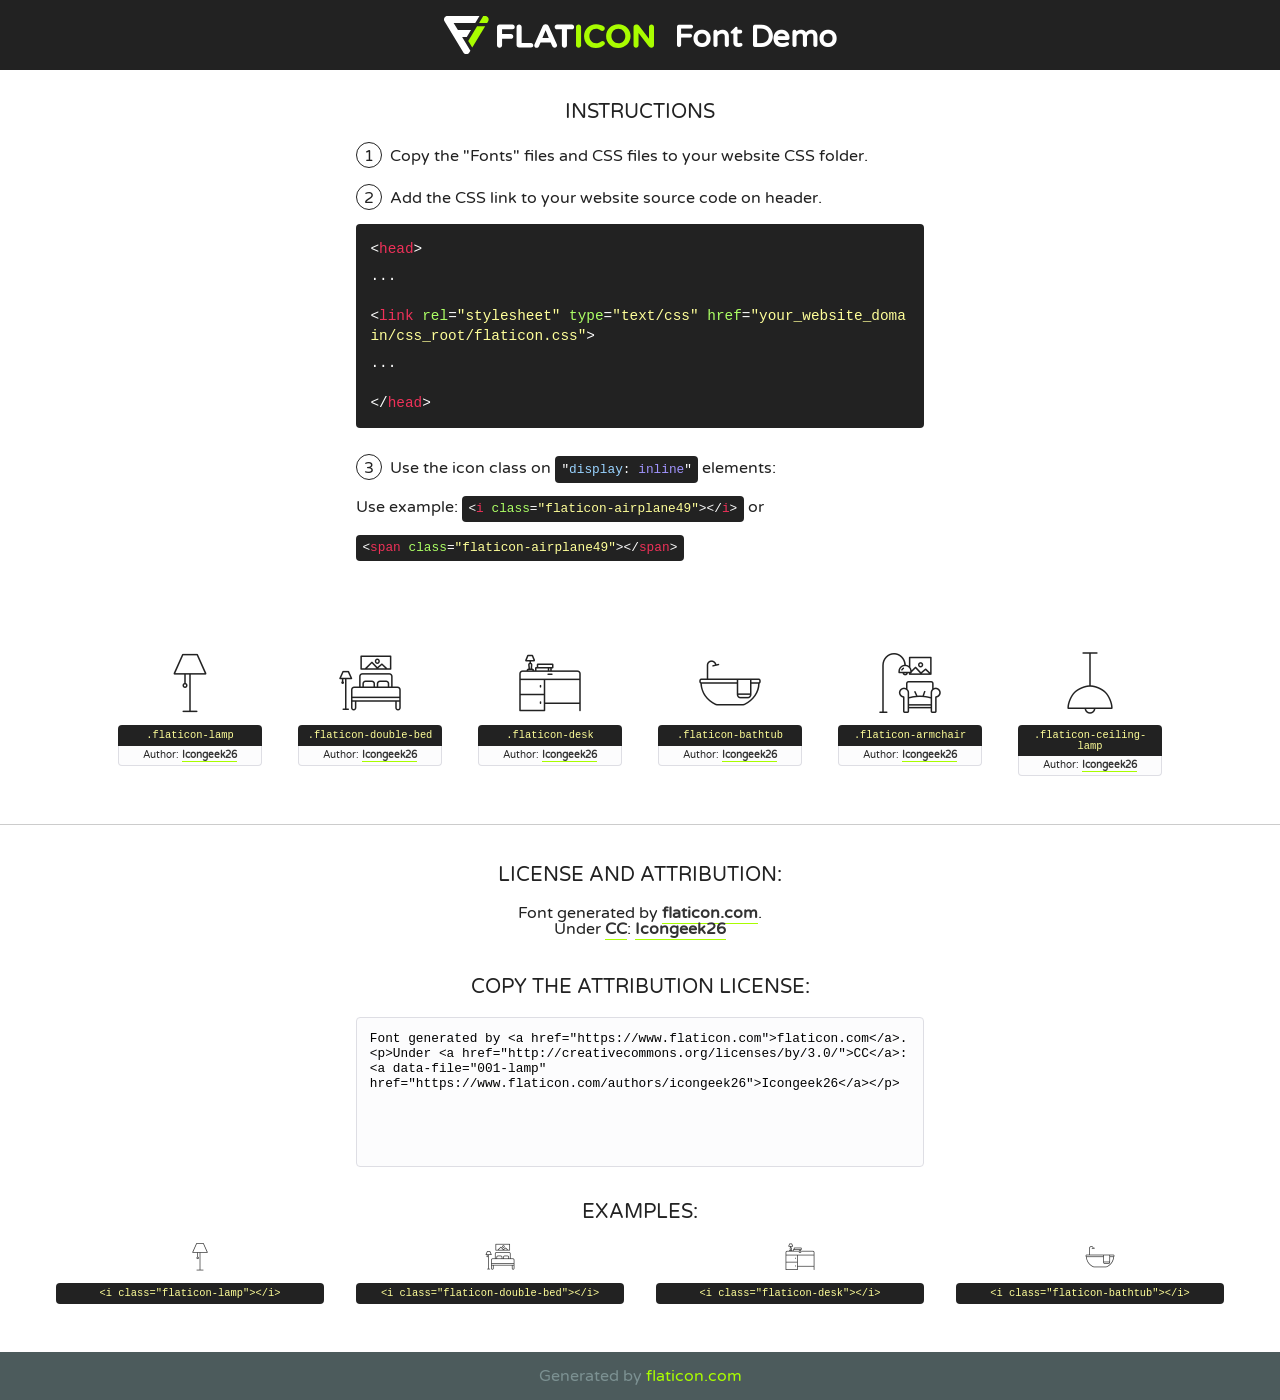
<file: bin/res/untree.co-sterial/fonts/flaticon/font/flaticon.html>
<!DOCTYPE html>
<!--
  Flaticon icon font: Flaticon
  Creation date: 01/12/2020 12:51
-->
<html>
<!DOCTYPE html>
<html>

<head>
    <title>Flaticon WebFont</title>
    <link href="http://fonts.googleapis.com/css?family=Varela+Round" rel="stylesheet" type="text/css" />
    <link rel="stylesheet" type="text/css" href="flaticon.css">
    <meta charset="UTF-8">
    <style>
    html, body, div, span, applet, object, iframe,
    h1, h2, h3, h4, h5, h6, p, blockquote, pre,
    a, abbr, acronym, address, big, cite, code,
    del, dfn, em, img, ins, kbd, q, s, samp,
    small, strike, strong, sub, sup, tt, var,
    b, u, i, center,
    dl, dt, dd, ol, ul, li,
    fieldset, form, label, legend,
    table, caption, tbody, tfoot, thead, tr, th, td,
    article, aside, canvas, details, embed, 
    figure, figcaption, footer, header, hgroup, 
    menu, nav, output, ruby, section, summary,
    time, mark, audio, video {
        margin: 0;
        padding: 0;
        border: 0;
        font-size: 100%;
        font: inherit;
        vertical-align: baseline;
    }
    /* HTML5 display-role reset for older browsers */
    article, aside, details, figcaption, figure, 
    footer, header, hgroup, menu, nav, section {
        display: block;
    }
    body {
        line-height: 1;
    }
    ol, ul {
        list-style: none;
    }
    blockquote, q {
        quotes: none;
    }
    blockquote:before, blockquote:after,
    q:before, q:after {
        content: '';
        content: none;
    }
    table {
        border-collapse: collapse;
        border-spacing: 0;
    }
    body {
        font-family: 'Varela Round', Helvetica, Arial, sans-serif;
        font-size: 16px;
        color: #222;
    }
    a {
        color: #333;
        border-bottom: 1px solid #a9fd00;
        font-weight: bold;
        text-decoration: none;
    }
    * {
        -moz-box-sizing: border-box;
        -webkit-box-sizing: border-box;
        box-sizing: border-box;
        margin: 0;
        padding: 0;
    }
    [class^="flaticon-"]:before, [class*=" flaticon-"]:before, [class^="flaticon-"]:after, [class*=" flaticon-"]:after {
        font-family: Flaticon;
        font-size: 30px;
        font-style: normal;
        margin-left: 20px;
        color: #333;
    }
    .wrapper {
        max-width: 600px;
        margin: auto;
        padding: 0 1em;
    }
    .title {
        font-size: 1.25em;
        text-align: center;
        margin-bottom: 1em;
        text-transform: uppercase;
    }
    header {
        text-align: center;
        background-color: #222;
        color: #fff;
        padding: 1em;
    }
    header .logo {
        width: 210px;
        height: 38px;
        display: inline-block;
        vertical-align: middle;
        margin-right: 1em;
        border: none;
    }
    header strong {
        font-size: 1.95em;
        font-weight: bold;
        vertical-align: middle;
        margin-top: 5px;
        display: inline-block;
    }
    .demo {
        margin: 2em auto;
        line-height: 1.25em;
    }
    .demo ul li {
        margin-bottom: 1em;
    }
    .demo ul li .num {
        color: #222;
        border-radius: 20px;
        display: inline-block;
        width: 26px;
        padding: 3px;
        height: 26px;
        text-align: center;
        margin-right: 0.5em;
        border: 1px solid #222;
    }
    .demo ul li code {
        background-color: #222;
        border-radius: 4px;
        padding: 0.25em 0.5em;
        display: inline-block;
        color: #fff;
        font-family: Consolas,Monaco,Lucida Console,Liberation Mono,DejaVu Sans Mono,Bitstream Vera Sans Mono,Courier New, monospace;
        font-weight: lighter;
        margin-top: 1em;
        font-size: 0.8em;
        word-break: break-all;
    }
    .demo ul li code.big {
        padding: 1em;
        font-size: 0.9em;
    }
    .demo ul li code .red {
        color: #EF3159;
    }
    .demo ul li code .green {
        color: #ACFF65;
    }
    .demo ul li code .yellow {
        color: #FFFF99;
    }
    .demo ul li code .blue {
        color: #99D3FF;
    }
    .demo ul li code .purple {
        color: #A295FF;
    }
    .demo ul li code .dots {
        margin-top: 0.5em;
        display: block;
    }
    #glyphs {
        border-bottom: 1px solid #ccc;
        padding: 2em 0;
        text-align: center;
    }
    .glyph {
        display: inline-block;
        width: 9em;
        margin: 1em;
        text-align: center;
        vertical-align: top;
        background: #FFF;
    }
    .glyph .glyph-icon {
        padding: 10px;
        display: block;
        font-family:"Flaticon";
        font-size: 64px;
        line-height: 1;
    }
    .glyph .glyph-icon:before {
        font-size: 64px;
        color: #222;
        margin-left: 0;
    }
    .class-name {
        font-size: 0.65em;
        background-color: #222;
        color: #fff;
        border-radius: 4px 4px 0 0;
        padding: 0.5em;
        color: #FFFF99;
        font-family: Consolas,Monaco,Lucida Console,Liberation Mono,DejaVu Sans Mono,Bitstream Vera Sans Mono,Courier New, monospace;
    }
    .author-name {
        font-size: 0.6em;
        background-color: #fcfcfd;
        border: 1px solid #DEDEE4;
        border-top: 0;
        border-radius: 0 0 4px 4px;
        padding: 0.5em;
    }
    .class-name:last-child {
        font-size: 10px;
        color:#888;
    }
    .class-name:last-child a {
        font-size: 10px;
        color:#555;
    }
    .class-name:last-child a:hover {
        color:#a9fd00;
    }
    .glyph > input {
        display: block;
        width: 100px;
        margin: 5px auto;
        text-align: center;
        font-size: 12px;
        cursor: text;
    }
    .glyph > input.icon-input {
        font-family:"Flaticon";
        font-size: 16px;
        margin-bottom: 10px;
    }
    .attribution .title {
        margin-top: 2em;
    }
    .attribution textarea {
        background-color: #fcfcfd;
        padding: 1em;
        border: none;
        box-shadow: none;
        border: 1px solid #DEDEE4;
        border-radius: 4px;
        resize: none;
        width: 100%;
        height: 150px;
        font-size: 0.8em;
        font-family: Consolas,Monaco,Lucida Console,Liberation Mono,DejaVu Sans Mono,Bitstream Vera Sans Mono,Courier New, monospace;
        -webkit-appearance: none;
    }
    .iconsuse {
        margin: 2em auto;
        text-align: center;
        max-width: 1200px;
    }
    .iconsuse:after {
        content: '';
        display: table;
        clear: both;
    }
    .iconsuse .image {
        float: left;
        width: 25%;
        padding: 0 1em;
    }
    .iconsuse .image p {
        margin-bottom: 1em;
    }
    .iconsuse .image span {
        display: block;
        font-size: 0.65em;
        background-color: #222;
        color: #fff;
        border-radius: 4px;
        padding: 0.5em;
        color: #FFFF99;
        margin-top: 1em;
        font-family: Consolas,Monaco,Lucida Console,Liberation Mono,DejaVu Sans Mono,Bitstream Vera Sans Mono,Courier New, monospace;
    }
    #footer {
        text-align: center;
        background-color: #4C5B5C;
        color: #7c9192;
        padding: 1em;
    }
    #footer a {
        border: none;
        color: #a9fd00;
        font-weight: normal;
    }
    @media (max-width: 960px) {
        .iconsuse .image {
            width: 50%;
        }
    }
    @media (max-width: 560px) {
        .iconsuse .image {
            width: 100%;
        }
    }
    </style>
</head>

<body class="characters-off">

    <header>
        <a href="https://www.flaticon.com" target="_blank" class="logo">
            <svg version="1.1" xmlns="http://www.w3.org/2000/svg" xmlns:xlink="http://www.w3.org/1999/xlink" xmlns:a="http://ns.adobe.com/AdobeSVGViewerExtensions/3.0/" viewBox="0 0 560.875 102.036" enable-background="new 0 0 560.875 102.036" xml:space="preserve">
                <defs>
                </defs>
                <g>
                    <g class="letters">
                        <path fill="#ffffff" d="M141.596,29.675c0-3.777,2.985-6.767,6.764-6.767h34.438c3.426,0,6.15,2.728,6.15,6.15
                        c0,3.43-2.724,6.149-6.15,6.149h-27.674v13.091h23.719c3.429,0,6.151,2.724,6.151,6.15c0,3.43-2.723,6.149-6.151,6.149h-23.719
                        v17.574c0,3.773-2.986,6.761-6.764,6.761c-3.779,0-6.764-2.989-6.764-6.761V29.675z"></path>
                        <path fill="#ffffff" d="M193.844,29.149c0-3.781,2.985-6.767,6.764-6.767c3.776,0,6.763,2.985,6.763,6.767v42.957h25.039
                        c3.426,0,6.149,2.726,6.149,6.153c0,3.425-2.723,6.15-6.149,6.15h-31.802c-3.779,0-6.764-2.986-6.764-6.768V29.149z"></path>
                        <path fill="#ffffff" d="M241.891,75.71l21.438-48.407c1.492-3.341,4.215-5.357,7.906-5.357h0.792
                        c3.686,0,6.323,2.017,7.815,5.357l21.439,48.407c0.436,0.967,0.701,1.845,0.701,2.723c0,3.602-2.809,6.501-6.414,6.501
                        c-3.161,0-5.269-1.845-6.499-4.655l-4.132-9.661h-27.059l-4.301,10.102c-1.144,2.631-3.426,4.214-6.237,4.214
                        c-3.517,0-6.24-2.81-6.24-6.325C241.1,77.64,241.451,76.677,241.891,75.71z M279.932,58.666l-8.521-20.297l-8.526,20.297H279.932
                        z"></path>
                        <path fill="#ffffff" d="M314.864,35.387H301.86c-3.429,0-6.239-2.813-6.239-6.238c0-3.429,2.811-6.24,6.239-6.24h39.533
                        c3.426,0,6.237,2.811,6.237,6.24c0,3.425-2.811,6.238-6.237,6.238h-13.001v42.785c0,3.773-2.99,6.761-6.764,6.761
                        c-3.779,0-6.764-2.989-6.764-6.761V35.387z"></path>
                        <path fill="#A9FD00" d="M352.615,29.149c0-3.781,2.985-6.767,6.767-6.767c3.774,0,6.761,2.985,6.761,6.767v49.024
                        c0,3.773-2.987,6.761-6.761,6.761c-3.781,0-6.767-2.989-6.767-6.761V29.149z"></path>
                        <path fill="#A9FD00" d="M374.132,53.836v-0.179c0-17.481,13.178-31.801,32.065-31.801c9.22,0,15.459,2.458,20.557,6.238
                        c1.402,1.054,2.637,2.985,2.637,5.357c0,3.692-2.985,6.59-6.681,6.59c-1.845,0-3.071-0.702-4.044-1.319
                        c-3.776-2.813-7.729-4.393-12.562-4.393c-10.364,0-17.831,8.611-17.831,19.154v0.173c0,10.542,7.291,19.329,17.831,19.329
                        c5.715,0,9.492-1.756,13.359-4.834c1.049-0.874,2.458-1.491,4.039-1.491c3.429,0,6.325,2.813,6.325,6.236
                        c0,2.106-1.056,3.78-2.282,4.834c-5.539,4.834-12.036,7.733-21.878,7.733C387.572,85.464,374.132,71.493,374.132,53.836z"></path>
                        <path fill="#A9FD00" d="M433.009,53.836v-0.179c0-17.481,13.79-31.801,32.766-31.801c18.981,0,32.592,14.143,32.592,31.628v0.173
                        c0,17.483-13.785,31.807-32.769,31.807C446.625,85.464,433.009,71.32,433.009,53.836z M484.224,53.836v-0.179
                        c0-10.539-7.725-19.326-18.626-19.326c-10.893,0-18.449,8.611-18.449,19.154v0.173c0,10.542,7.73,19.329,18.626,19.329
                        C476.676,72.986,484.224,64.378,484.224,53.836z"></path>
                        <path fill="#A9FD00" d="M506.233,29.321c0-3.774,2.99-6.763,6.767-6.763h1.401c3.252,0,5.183,1.583,7.029,3.953l26.093,34.265
                        V29.059c0-3.692,2.99-6.677,6.681-6.677c3.683,0,6.671,2.985,6.671,6.677v48.934c0,3.78-2.987,6.765-6.764,6.765h-0.436
                        c-3.257,0-5.188-1.581-7.034-3.953l-27.056-35.492v32.944c0,3.687-2.985,6.676-6.678,6.676c-3.683,0-6.673-2.989-6.673-6.676
                        V29.321z"></path>
                    </g>
                    <g class="insignia">
                        <path fill="#ffffff" d="M48.372,56.137h12.517l11.156-18.537H37.186L25.688,18.539h57.825L94.668,0H9.271
                        C5.925,0,2.842,1.801,1.198,4.716c-1.644,2.907-1.593,6.482,0.134,9.343l50.38,83.501c1.678,2.781,4.689,4.476,7.938,4.476
                        c3.246,0,6.257-1.695,7.935-4.476l2.898-4.804L48.372,56.137z"></path>
                        <g class="i">
                            <path fill="#A9FD00" d="M93.575,18.539h0.031v0.004l21.652,0.004l2.705-4.488c1.727-2.861,1.778-6.436,0.133-9.343
                            C116.454,1.801,113.371,0,110.026,0h-5.294L93.575,18.539z"></path>
                            <polygon fill="#A9FD00" points="88.291,27.356 64.725,66.486 75.519,84.404 109.942,27.356"></polygon>
                        </g>
                    </g>
                </g>
            </svg>
        </a>
        <strong>Font Demo</strong>
    </header>


    <section class="demo wrapper">

        <p class="title">Instructions</p>

        <ul>
            <li>
                <span class="num">1</span>Copy the "Fonts" files and CSS files to your website CSS folder.
            </li>
            <li>
                <span class="num">2</span>Add the CSS link to your website source code on header.
                <code class="big">
                    &lt;<span class="red">head</span>&gt;
                    <br/><span class="dots">...</span>
                    <br/>&lt;<span class="red">link</span> <span class="green">rel</span>=<span class="yellow">"stylesheet"</span> <span class="green">type</span>=<span class="yellow">"text/css"</span> <span class="green">href</span>=<span class="yellow">"your_website_domain/css_root/flaticon.css"</span>&gt;
                    <br/><span class="dots">...</span>
                    <br/>&lt;/<span class="red">head</span>&gt;
                </code>
            </li>

            <li>
                <p>
                    <span class="num">3</span>Use the icon class on <code>"<span class="blue">display</span>:<span class="purple"> inline</span>"</code> elements:
                    <br />
                    Use example: <code>&lt;<span class="red">i</span> <span class="green">class</span>=<span class="yellow">&quot;flaticon-airplane49&quot;</span>&gt;&lt;/<span class="red">i</span>&gt;</code> or <code>&lt;<span class="red">span</span> <span class="green">class</span>=<span class="yellow">&quot;flaticon-airplane49&quot;</span>&gt;&lt;/<span class="red">span</span>&gt;</code>
            </li>
        </ul>

    </section>




   <section id="glyphs">          
    
      
        <div class="glyph"><div class="glyph-icon flaticon-lamp"></div>
            <div class="class-name">.flaticon-lamp</div>
            <div class="author-name">Author: <a data-file="001-lamp" href="https://www.flaticon.com/authors/icongeek26">Icongeek26</a> </div> 
        </div>        
        
        <div class="glyph"><div class="glyph-icon flaticon-double-bed"></div>
            <div class="class-name">.flaticon-double-bed</div>
            <div class="author-name">Author: <a data-file="002-double-bed" href="https://www.flaticon.com/authors/icongeek26">Icongeek26</a> </div> 
        </div>        
        
        <div class="glyph"><div class="glyph-icon flaticon-desk"></div>
            <div class="class-name">.flaticon-desk</div>
            <div class="author-name">Author: <a data-file="003-desk" href="https://www.flaticon.com/authors/icongeek26">Icongeek26</a> </div> 
        </div>        
        
        <div class="glyph"><div class="glyph-icon flaticon-bathtub"></div>
            <div class="class-name">.flaticon-bathtub</div>
            <div class="author-name">Author: <a data-file="004-bathtub" href="https://www.flaticon.com/authors/icongeek26">Icongeek26</a> </div> 
        </div>        
        
        <div class="glyph"><div class="glyph-icon flaticon-armchair"></div>
            <div class="class-name">.flaticon-armchair</div>
            <div class="author-name">Author: <a data-file="005-armchair" href="https://www.flaticon.com/authors/icongeek26">Icongeek26</a> </div> 
        </div>        
        
        <div class="glyph"><div class="glyph-icon flaticon-ceiling-lamp"></div>
            <div class="class-name">.flaticon-ceiling-lamp</div>
            <div class="author-name">Author: <a data-file="006-ceiling-lamp" href="https://www.flaticon.com/authors/icongeek26">Icongeek26</a> </div> 
        </div>        
        

    </section>



    <section class="attribution wrapper"   style="text-align:center;">

      <div class="title">License and attribution:</div><div class="attrDiv">Font generated by <a href="https://www.flaticon.com">flaticon.com</a>. <div><p>Under <a href="http://creativecommons.org/licenses/by/3.0/">CC</a>: <a data-file="001-lamp" href="https://www.flaticon.com/authors/icongeek26">Icongeek26</a></p>  </div>
      </div>
      <div class="title">Copy the Attribution License:</div>

    <textarea onclick="this.focus();this.select();">Font generated by &lt;a href=&quot;https://www.flaticon.com&quot;&gt;flaticon.com&lt;/a&gt;. <p>Under <a href="http://creativecommons.org/licenses/by/3.0/">CC</a>: <a data-file="001-lamp" href="https://www.flaticon.com/authors/icongeek26">Icongeek26</a></p>  
     </textarea>

    </section>

    <section class="iconsuse">

          <div class="title">Examples:</div>            
             
            <div class="image">
                <p>
                    <i class="glyph-icon flaticon-lamp"></i> 
                    <span>&lt;i class=&quot;flaticon-lamp&quot;&gt;&lt;/i&gt;</span>
                </p>
            </div>
            
            <div class="image">
                <p>
                    <i class="glyph-icon flaticon-double-bed"></i> 
                    <span>&lt;i class=&quot;flaticon-double-bed&quot;&gt;&lt;/i&gt;</span>
                </p>
            </div>
            
            <div class="image">
                <p>
                    <i class="glyph-icon flaticon-desk"></i> 
                    <span>&lt;i class=&quot;flaticon-desk&quot;&gt;&lt;/i&gt;</span>
                </p>
            </div>
            
            <div class="image">
                <p>
                    <i class="glyph-icon flaticon-bathtub"></i> 
                    <span>&lt;i class=&quot;flaticon-bathtub&quot;&gt;&lt;/i&gt;</span>
                </p>
            </div>
                       
        </div>
                            
    </section>

<div id="footer">
    <div>Generated by <a href="https://www.flaticon.com">flaticon.com</a>
    </div>
</div>



</body>
</html>
</file>
<file: bin/res/untree.co-sterial/fonts/icomoon/style.css>
@font-face {
  font-family: 'icomoon';
  src:  url('fonts/icomoon.eot?10si43');
  src:  url('fonts/icomoon.eot?10si43#iefix') format('embedded-opentype'),
    url('fonts/icomoon.ttf?10si43') format('truetype'),
    url('fonts/icomoon.woff?10si43') format('woff'),
    url('fonts/icomoon.svg?10si43#icomoon') format('svg');
  font-weight: normal;
  font-style: normal;
}

[class^="icon-"], [class*=" icon-"] {
  /* use !important to prevent issues with browser extensions that change fonts */
  font-family: 'icomoon' !important;
  speak: none;
  font-style: normal;
  font-weight: normal;
  font-variant: normal;
  text-transform: none;
  line-height: 1;

  /* Better Font Rendering =========== */
  -webkit-font-smoothing: antialiased;
  -moz-osx-font-smoothing: grayscale;
}

.icon-asterisk:before {
  content: "\f069";
}
.icon-plus:before {
  content: "\f067";
}
.icon-question:before {
  content: "\f128";
}
.icon-minus:before {
  content: "\f068";
}
.icon-glass:before {
  content: "\f000";
}
.icon-music:before {
  content: "\f001";
}
.icon-search:before {
  content: "\f002";
}
.icon-envelope-o:before {
  content: "\f003";
}
.icon-heart:before {
  content: "\f004";
}
.icon-star:before {
  content: "\f005";
}
.icon-star-o:before {
  content: "\f006";
}
.icon-user:before {
  content: "\f007";
}
.icon-film:before {
  content: "\f008";
}
.icon-th-large:before {
  content: "\f009";
}
.icon-th:before {
  content: "\f00a";
}
.icon-th-list:before {
  content: "\f00b";
}
.icon-check:before {
  content: "\f00c";
}
.icon-close:before {
  content: "\f00d";
}
.icon-remove:before {
  content: "\f00d";
}
.icon-times:before {
  content: "\f00d";
}
.icon-search-plus:before {
  content: "\f00e";
}
.icon-search-minus:before {
  content: "\f010";
}
.icon-power-off:before {
  content: "\f011";
}
.icon-signal:before {
  content: "\f012";
}
.icon-cog:before {
  content: "\f013";
}
.icon-gear:before {
  content: "\f013";
}
.icon-trash-o:before {
  content: "\f014";
}
.icon-home:before {
  content: "\f015";
}
.icon-file-o:before {
  content: "\f016";
}
.icon-clock-o:before {
  content: "\f017";
}
.icon-road:before {
  content: "\f018";
}
.icon-download:before {
  content: "\f019";
}
.icon-arrow-circle-o-down:before {
  content: "\f01a";
}
.icon-arrow-circle-o-up:before {
  content: "\f01b";
}
.icon-inbox:before {
  content: "\f01c";
}
.icon-play-circle-o:before {
  content: "\f01d";
}
.icon-repeat:before {
  content: "\f01e";
}
.icon-rotate-right:before {
  content: "\f01e";
}
.icon-refresh:before {
  content: "\f021";
}
.icon-list-alt:before {
  content: "\f022";
}
.icon-lock:before {
  content: "\f023";
}
.icon-flag:before {
  content: "\f024";
}
.icon-headphones:before {
  content: "\f025";
}
.icon-volume-off:before {
  content: "\f026";
}
.icon-volume-down:before {
  content: "\f027";
}
.icon-volume-up:before {
  content: "\f028";
}
.icon-qrcode:before {
  content: "\f029";
}
.icon-barcode:before {
  content: "\f02a";
}
.icon-tag:before {
  content: "\f02b";
}
.icon-tags:before {
  content: "\f02c";
}
.icon-book:before {
  content: "\f02d";
}
.icon-bookmark:before {
  content: "\f02e";
}
.icon-print:before {
  content: "\f02f";
}
.icon-camera:before {
  content: "\f030";
}
.icon-font:before {
  content: "\f031";
}
.icon-bold:before {
  content: "\f032";
}
.icon-italic:before {
  content: "\f033";
}
.icon-text-height:before {
  content: "\f034";
}
.icon-text-width:before {
  content: "\f035";
}
.icon-align-left:before {
  content: "\f036";
}
.icon-align-center:before {
  content: "\f037";
}
.icon-align-right:before {
  content: "\f038";
}
.icon-align-justify:before {
  content: "\f039";
}
.icon-list:before {
  content: "\f03a";
}
.icon-dedent:before {
  content: "\f03b";
}
.icon-outdent:before {
  content: "\f03b";
}
.icon-indent:before {
  content: "\f03c";
}
.icon-video-camera:before {
  content: "\f03d";
}
.icon-image:before {
  content: "\f03e";
}
.icon-photo:before {
  content: "\f03e";
}
.icon-picture-o:before {
  content: "\f03e";
}
.icon-pencil:before {
  content: "\f040";
}
.icon-map-marker:before {
  content: "\f041";
}
.icon-adjust:before {
  content: "\f042";
}
.icon-tint:before {
  content: "\f043";
}
.icon-edit:before {
  content: "\f044";
}
.icon-pencil-square-o:before {
  content: "\f044";
}
.icon-share-square-o:before {
  content: "\f045";
}
.icon-check-square-o:before {
  content: "\f046";
}
.icon-arrows:before {
  content: "\f047";
}
.icon-step-backward:before {
  content: "\f048";
}
.icon-fast-backward:before {
  content: "\f049";
}
.icon-backward:before {
  content: "\f04a";
}
.icon-play:before {
  content: "\f04b";
}
.icon-pause:before {
  content: "\f04c";
}
.icon-stop:before {
  content: "\f04d";
}
.icon-forward:before {
  content: "\f04e";
}
.icon-fast-forward:before {
  content: "\f050";
}
.icon-step-forward:before {
  content: "\f051";
}
.icon-eject:before {
  content: "\f052";
}
.icon-chevron-left:before {
  content: "\f053";
}
.icon-chevron-right:before {
  content: "\f054";
}
.icon-plus-circle:before {
  content: "\f055";
}
.icon-minus-circle:before {
  content: "\f056";
}
.icon-times-circle:before {
  content: "\f057";
}
.icon-check-circle:before {
  content: "\f058";
}
.icon-question-circle:before {
  content: "\f059";
}
.icon-info-circle:before {
  content: "\f05a";
}
.icon-crosshairs:before {
  content: "\f05b";
}
.icon-times-circle-o:before {
  content: "\f05c";
}
.icon-check-circle-o:before {
  content: "\f05d";
}
.icon-ban:before {
  content: "\f05e";
}
.icon-arrow-left:before {
  content: "\f060";
}
.icon-arrow-right:before {
  content: "\f061";
}
.icon-arrow-up:before {
  content: "\f062";
}
.icon-arrow-down:before {
  content: "\f063";
}
.icon-mail-forward:before {
  content: "\f064";
}
.icon-share:before {
  content: "\f064";
}
.icon-expand:before {
  content: "\f065";
}
.icon-compress:before {
  content: "\f066";
}
.icon-exclamation-circle:before {
  content: "\f06a";
}
.icon-gift:before {
  content: "\f06b";
}
.icon-leaf:before {
  content: "\f06c";
}
.icon-fire:before {
  content: "\f06d";
}
.icon-eye:before {
  content: "\f06e";
}
.icon-eye-slash:before {
  content: "\f070";
}
.icon-exclamation-triangle:before {
  content: "\f071";
}
.icon-warning:before {
  content: "\f071";
}
.icon-plane:before {
  content: "\f072";
}
.icon-calendar:before {
  content: "\f073";
}
.icon-random:before {
  content: "\f074";
}
.icon-comment:before {
  content: "\f075";
}
.icon-magnet:before {
  content: "\f076";
}
.icon-chevron-up:before {
  content: "\f077";
}
.icon-chevron-down:before {
  content: "\f078";
}
.icon-retweet:before {
  content: "\f079";
}
.icon-shopping-cart:before {
  content: "\f07a";
}
.icon-folder:before {
  content: "\f07b";
}
.icon-folder-open:before {
  content: "\f07c";
}
.icon-arrows-v:before {
  content: "\f07d";
}
.icon-arrows-h:before {
  content: "\f07e";
}
.icon-bar-chart:before {
  content: "\f080";
}
.icon-bar-chart-o:before {
  content: "\f080";
}
.icon-twitter-square:before {
  content: "\f081";
}
.icon-facebook-square:before {
  content: "\f082";
}
.icon-camera-retro:before {
  content: "\f083";
}
.icon-key:before {
  content: "\f084";
}
.icon-cogs:before {
  content: "\f085";
}
.icon-gears:before {
  content: "\f085";
}
.icon-comments:before {
  content: "\f086";
}
.icon-thumbs-o-up:before {
  content: "\f087";
}
.icon-thumbs-o-down:before {
  content: "\f088";
}
.icon-star-half:before {
  content: "\f089";
}
.icon-heart-o:before {
  content: "\f08a";
}
.icon-sign-out:before {
  content: "\f08b";
}
.icon-linkedin-square:before {
  content: "\f08c";
}
.icon-thumb-tack:before {
  content: "\f08d";
}
.icon-external-link:before {
  content: "\f08e";
}
.icon-sign-in:before {
  content: "\f090";
}
.icon-trophy:before {
  content: "\f091";
}
.icon-github-square:before {
  content: "\f092";
}
.icon-upload:before {
  content: "\f093";
}
.icon-lemon-o:before {
  content: "\f094";
}
.icon-phone:before {
  content: "\f095";
}
.icon-square-o:before {
  content: "\f096";
}
.icon-bookmark-o:before {
  content: "\f097";
}
.icon-phone-square:before {
  content: "\f098";
}
.icon-twitter:before {
  content: "\f099";
}
.icon-facebook:before {
  content: "\f09a";
}
.icon-facebook-f:before {
  content: "\f09a";
}
.icon-github:before {
  content: "\f09b";
}
.icon-unlock:before {
  content: "\f09c";
}
.icon-credit-card:before {
  content: "\f09d";
}
.icon-feed:before {
  content: "\f09e";
}
.icon-rss:before {
  content: "\f09e";
}
.icon-hdd-o:before {
  content: "\f0a0";
}
.icon-bullhorn:before {
  content: "\f0a1";
}
.icon-bell-o:before {
  content: "\f0a2";
}
.icon-certificate:before {
  content: "\f0a3";
}
.icon-hand-o-right:before {
  content: "\f0a4";
}
.icon-hand-o-left:before {
  content: "\f0a5";
}
.icon-hand-o-up:before {
  content: "\f0a6";
}
.icon-hand-o-down:before {
  content: "\f0a7";
}
.icon-arrow-circle-left:before {
  content: "\f0a8";
}
.icon-arrow-circle-right:before {
  content: "\f0a9";
}
.icon-arrow-circle-up:before {
  content: "\f0aa";
}
.icon-arrow-circle-down:before {
  content: "\f0ab";
}
.icon-globe:before {
  content: "\f0ac";
}
.icon-wrench:before {
  content: "\f0ad";
}
.icon-tasks:before {
  content: "\f0ae";
}
.icon-filter:before {
  content: "\f0b0";
}
.icon-briefcase:before {
  content: "\f0b1";
}
.icon-arrows-alt:before {
  content: "\f0b2";
}
.icon-group:before {
  content: "\f0c0";
}
.icon-users:before {
  content: "\f0c0";
}
.icon-chain:before {
  content: "\f0c1";
}
.icon-link:before {
  content: "\f0c1";
}
.icon-cloud:before {
  content: "\f0c2";
}
.icon-flask:before {
  content: "\f0c3";
}
.icon-cut:before {
  content: "\f0c4";
}
.icon-scissors:before {
  content: "\f0c4";
}
.icon-copy:before {
  content: "\f0c5";
}
.icon-files-o:before {
  content: "\f0c5";
}
.icon-paperclip:before {
  content: "\f0c6";
}
.icon-floppy-o:before {
  content: "\f0c7";
}
.icon-save:before {
  content: "\f0c7";
}
.icon-square:before {
  content: "\f0c8";
}
.icon-bars:before {
  content: "\f0c9";
}
.icon-navicon:before {
  content: "\f0c9";
}
.icon-reorder:before {
  content: "\f0c9";
}
.icon-list-ul:before {
  content: "\f0ca";
}
.icon-list-ol:before {
  content: "\f0cb";
}
.icon-strikethrough:before {
  content: "\f0cc";
}
.icon-underline:before {
  content: "\f0cd";
}
.icon-table:before {
  content: "\f0ce";
}
.icon-magic:before {
  content: "\f0d0";
}
.icon-truck:before {
  content: "\f0d1";
}
.icon-pinterest:before {
  content: "\f0d2";
}
.icon-pinterest-square:before {
  content: "\f0d3";
}
.icon-google-plus-square:before {
  content: "\f0d4";
}
.icon-google-plus:before {
  content: "\f0d5";
}
.icon-money:before {
  content: "\f0d6";
}
.icon-caret-down:before {
  content: "\f0d7";
}
.icon-caret-up:before {
  content: "\f0d8";
}
.icon-caret-left:before {
  content: "\f0d9";
}
.icon-caret-right:before {
  content: "\f0da";
}
.icon-columns:before {
  content: "\f0db";
}
.icon-sort:before {
  content: "\f0dc";
}
.icon-unsorted:before {
  content: "\f0dc";
}
.icon-sort-desc:before {
  content: "\f0dd";
}
.icon-sort-down:before {
  content: "\f0dd";
}
.icon-sort-asc:before {
  content: "\f0de";
}
.icon-sort-up:before {
  content: "\f0de";
}
.icon-envelope:before {
  content: "\f0e0";
}
.icon-linkedin:before {
  content: "\f0e1";
}
.icon-rotate-left:before {
  content: "\f0e2";
}
.icon-undo:before {
  content: "\f0e2";
}
.icon-gavel:before {
  content: "\f0e3";
}
.icon-legal:before {
  content: "\f0e3";
}
.icon-dashboard:before {
  content: "\f0e4";
}
.icon-tachometer:before {
  content: "\f0e4";
}
.icon-comment-o:before {
  content: "\f0e5";
}
.icon-comments-o:before {
  content: "\f0e6";
}
.icon-bolt:before {
  content: "\f0e7";
}
.icon-flash:before {
  content: "\f0e7";
}
.icon-sitemap:before {
  content: "\f0e8";
}
.icon-umbrella:before {
  content: "\f0e9";
}
.icon-clipboard:before {
  content: "\f0ea";
}
.icon-paste:before {
  content: "\f0ea";
}
.icon-lightbulb-o:before {
  content: "\f0eb";
}
.icon-exchange:before {
  content: "\f0ec";
}
.icon-cloud-download:before {
  content: "\f0ed";
}
.icon-cloud-upload:before {
  content: "\f0ee";
}
.icon-user-md:before {
  content: "\f0f0";
}
.icon-stethoscope:before {
  content: "\f0f1";
}
.icon-suitcase:before {
  content: "\f0f2";
}
.icon-bell:before {
  content: "\f0f3";
}
.icon-coffee:before {
  content: "\f0f4";
}
.icon-cutlery:before {
  content: "\f0f5";
}
.icon-file-text-o:before {
  content: "\f0f6";
}
.icon-building-o:before {
  content: "\f0f7";
}
.icon-hospital-o:before {
  content: "\f0f8";
}
.icon-ambulance:before {
  content: "\f0f9";
}
.icon-medkit:before {
  content: "\f0fa";
}
.icon-fighter-jet:before {
  content: "\f0fb";
}
.icon-beer:before {
  content: "\f0fc";
}
.icon-h-square:before {
  content: "\f0fd";
}
.icon-plus-square:before {
  content: "\f0fe";
}
.icon-angle-double-left:before {
  content: "\f100";
}
.icon-angle-double-right:before {
  content: "\f101";
}
.icon-angle-double-up:before {
  content: "\f102";
}
.icon-angle-double-down:before {
  content: "\f103";
}
.icon-angle-left:before {
  content: "\f104";
}
.icon-angle-right:before {
  content: "\f105";
}
.icon-angle-up:before {
  content: "\f106";
}
.icon-angle-down:before {
  content: "\f107";
}
.icon-desktop:before {
  content: "\f108";
}
.icon-laptop:before {
  content: "\f109";
}
.icon-tablet:before {
  content: "\f10a";
}
.icon-mobile:before {
  content: "\f10b";
}
.icon-mobile-phone:before {
  content: "\f10b";
}
.icon-circle-o:before {
  content: "\f10c";
}
.icon-quote-left:before {
  content: "\f10d";
}
.icon-quote-right:before {
  content: "\f10e";
}
.icon-spinner:before {
  content: "\f110";
}
.icon-circle:before {
  content: "\f111";
}
.icon-mail-reply:before {
  content: "\f112";
}
.icon-reply:before {
  content: "\f112";
}
.icon-github-alt:before {
  content: "\f113";
}
.icon-folder-o:before {
  content: "\f114";
}
.icon-folder-open-o:before {
  content: "\f115";
}
.icon-smile-o:before {
  content: "\f118";
}
.icon-frown-o:before {
  content: "\f119";
}
.icon-meh-o:before {
  content: "\f11a";
}
.icon-gamepad:before {
  content: "\f11b";
}
.icon-keyboard-o:before {
  content: "\f11c";
}
.icon-flag-o:before {
  content: "\f11d";
}
.icon-flag-checkered:before {
  content: "\f11e";
}
.icon-terminal:before {
  content: "\f120";
}
.icon-code:before {
  content: "\f121";
}
.icon-mail-reply-all:before {
  content: "\f122";
}
.icon-reply-all:before {
  content: "\f122";
}
.icon-star-half-empty:before {
  content: "\f123";
}
.icon-star-half-full:before {
  content: "\f123";
}
.icon-star-half-o:before {
  content: "\f123";
}
.icon-location-arrow:before {
  content: "\f124";
}
.icon-crop:before {
  content: "\f125";
}
.icon-code-fork:before {
  content: "\f126";
}
.icon-chain-broken:before {
  content: "\f127";
}
.icon-unlink:before {
  content: "\f127";
}
.icon-info:before {
  content: "\f129";
}
.icon-exclamation:before {
  content: "\f12a";
}
.icon-superscript:before {
  content: "\f12b";
}
.icon-subscript:before {
  content: "\f12c";
}
.icon-eraser:before {
  content: "\f12d";
}
.icon-puzzle-piece:before {
  content: "\f12e";
}
.icon-microphone:before {
  content: "\f130";
}
.icon-microphone-slash:before {
  content: "\f131";
}
.icon-shield:before {
  content: "\f132";
}
.icon-calendar-o:before {
  content: "\f133";
}
.icon-fire-extinguisher:before {
  content: "\f134";
}
.icon-rocket:before {
  content: "\f135";
}
.icon-maxcdn:before {
  content: "\f136";
}
.icon-chevron-circle-left:before {
  content: "\f137";
}
.icon-chevron-circle-right:before {
  content: "\f138";
}
.icon-chevron-circle-up:before {
  content: "\f139";
}
.icon-chevron-circle-down:before {
  content: "\f13a";
}
.icon-html5:before {
  content: "\f13b";
}
.icon-css3:before {
  content: "\f13c";
}
.icon-anchor:before {
  content: "\f13d";
}
.icon-unlock-alt:before {
  content: "\f13e";
}
.icon-bullseye:before {
  content: "\f140";
}
.icon-ellipsis-h:before {
  content: "\f141";
}
.icon-ellipsis-v:before {
  content: "\f142";
}
.icon-rss-square:before {
  content: "\f143";
}
.icon-play-circle:before {
  content: "\f144";
}
.icon-ticket:before {
  content: "\f145";
}
.icon-minus-square:before {
  content: "\f146";
}
.icon-minus-square-o:before {
  content: "\f147";
}
.icon-level-up:before {
  content: "\f148";
}
.icon-level-down:before {
  content: "\f149";
}
.icon-check-square:before {
  content: "\f14a";
}
.icon-pencil-square:before {
  content: "\f14b";
}
.icon-external-link-square:before {
  content: "\f14c";
}
.icon-share-square:before {
  content: "\f14d";
}
.icon-compass:before {
  content: "\f14e";
}
.icon-caret-square-o-down:before {
  content: "\f150";
}
.icon-toggle-down:before {
  content: "\f150";
}
.icon-caret-square-o-up:before {
  content: "\f151";
}
.icon-toggle-up:before {
  content: "\f151";
}
.icon-caret-square-o-right:before {
  content: "\f152";
}
.icon-toggle-right:before {
  content: "\f152";
}
.icon-eur:before {
  content: "\f153";
}
.icon-euro:before {
  content: "\f153";
}
.icon-gbp:before {
  content: "\f154";
}
.icon-dollar:before {
  content: "\f155";
}
.icon-usd:before {
  content: "\f155";
}
.icon-inr:before {
  content: "\f156";
}
.icon-rupee:before {
  content: "\f156";
}
.icon-cny:before {
  content: "\f157";
}
.icon-jpy:before {
  content: "\f157";
}
.icon-rmb:before {
  content: "\f157";
}
.icon-yen:before {
  content: "\f157";
}
.icon-rouble:before {
  content: "\f158";
}
.icon-rub:before {
  content: "\f158";
}
.icon-ruble:before {
  content: "\f158";
}
.icon-krw:before {
  content: "\f159";
}
.icon-won:before {
  content: "\f159";
}
.icon-bitcoin:before {
  content: "\f15a";
}
.icon-btc:before {
  content: "\f15a";
}
.icon-file:before {
  content: "\f15b";
}
.icon-file-text:before {
  content: "\f15c";
}
.icon-sort-alpha-asc:before {
  content: "\f15d";
}
.icon-sort-alpha-desc:before {
  content: "\f15e";
}
.icon-sort-amount-asc:before {
  content: "\f160";
}
.icon-sort-amount-desc:before {
  content: "\f161";
}
.icon-sort-numeric-asc:before {
  content: "\f162";
}
.icon-sort-numeric-desc:before {
  content: "\f163";
}
.icon-thumbs-up:before {
  content: "\f164";
}
.icon-thumbs-down:before {
  content: "\f165";
}
.icon-youtube-square:before {
  content: "\f166";
}
.icon-youtube:before {
  content: "\f167";
}
.icon-xing:before {
  content: "\f168";
}
.icon-xing-square:before {
  content: "\f169";
}
.icon-youtube-play:before {
  content: "\f16a";
}
.icon-dropbox:before {
  content: "\f16b";
}
.icon-stack-overflow:before {
  content: "\f16c";
}
.icon-instagram:before {
  content: "\f16d";
}
.icon-flickr:before {
  content: "\f16e";
}
.icon-adn:before {
  content: "\f170";
}
.icon-bitbucket:before {
  content: "\f171";
}
.icon-bitbucket-square:before {
  content: "\f172";
}
.icon-tumblr:before {
  content: "\f173";
}
.icon-tumblr-square:before {
  content: "\f174";
}
.icon-long-arrow-down:before {
  content: "\f175";
}
.icon-long-arrow-up:before {
  content: "\f176";
}
.icon-long-arrow-left:before {
  content: "\f177";
}
.icon-long-arrow-right:before {
  content: "\f178";
}
.icon-apple:before {
  content: "\f179";
}
.icon-windows:before {
  content: "\f17a";
}
.icon-android:before {
  content: "\f17b";
}
.icon-linux:before {
  content: "\f17c";
}
.icon-dribbble:before {
  content: "\f17d";
}
.icon-skype:before {
  content: "\f17e";
}
.icon-foursquare:before {
  content: "\f180";
}
.icon-trello:before {
  content: "\f181";
}
.icon-female:before {
  content: "\f182";
}
.icon-male:before {
  content: "\f183";
}
.icon-gittip:before {
  content: "\f184";
}
.icon-gratipay:before {
  content: "\f184";
}
.icon-sun-o:before {
  content: "\f185";
}
.icon-moon-o:before {
  content: "\f186";
}
.icon-archive:before {
  content: "\f187";
}
.icon-bug:before {
  content: "\f188";
}
.icon-vk:before {
  content: "\f189";
}
.icon-weibo:before {
  content: "\f18a";
}
.icon-renren:before {
  content: "\f18b";
}
.icon-pagelines:before {
  content: "\f18c";
}
.icon-stack-exchange:before {
  content: "\f18d";
}
.icon-arrow-circle-o-right:before {
  content: "\f18e";
}
.icon-arrow-circle-o-left:before {
  content: "\f190";
}
.icon-caret-square-o-left:before {
  content: "\f191";
}
.icon-toggle-left:before {
  content: "\f191";
}
.icon-dot-circle-o:before {
  content: "\f192";
}
.icon-wheelchair:before {
  content: "\f193";
}
.icon-vimeo-square:before {
  content: "\f194";
}
.icon-try:before {
  content: "\f195";
}
.icon-turkish-lira:before {
  content: "\f195";
}
.icon-plus-square-o:before {
  content: "\f196";
}
.icon-space-shuttle:before {
  content: "\f197";
}
.icon-slack:before {
  content: "\f198";
}
.icon-envelope-square:before {
  content: "\f199";
}
.icon-wordpress:before {
  content: "\f19a";
}
.icon-openid:before {
  content: "\f19b";
}
.icon-bank:before {
  content: "\f19c";
}
.icon-institution:before {
  content: "\f19c";
}
.icon-university:before {
  content: "\f19c";
}
.icon-graduation-cap:before {
  content: "\f19d";
}
.icon-mortar-board:before {
  content: "\f19d";
}
.icon-yahoo:before {
  content: "\f19e";
}
.icon-google:before {
  content: "\f1a0";
}
.icon-reddit:before {
  content: "\f1a1";
}
.icon-reddit-square:before {
  content: "\f1a2";
}
.icon-stumbleupon-circle:before {
  content: "\f1a3";
}
.icon-stumbleupon:before {
  content: "\f1a4";
}
.icon-delicious:before {
  content: "\f1a5";
}
.icon-digg:before {
  content: "\f1a6";
}
.icon-pied-piper-pp:before {
  content: "\f1a7";
}
.icon-pied-piper-alt:before {
  content: "\f1a8";
}
.icon-drupal:before {
  content: "\f1a9";
}
.icon-joomla:before {
  content: "\f1aa";
}
.icon-language:before {
  content: "\f1ab";
}
.icon-fax:before {
  content: "\f1ac";
}
.icon-building:before {
  content: "\f1ad";
}
.icon-child:before {
  content: "\f1ae";
}
.icon-paw:before {
  content: "\f1b0";
}
.icon-spoon:before {
  content: "\f1b1";
}
.icon-cube:before {
  content: "\f1b2";
}
.icon-cubes:before {
  content: "\f1b3";
}
.icon-behance:before {
  content: "\f1b4";
}
.icon-behance-square:before {
  content: "\f1b5";
}
.icon-steam:before {
  content: "\f1b6";
}
.icon-steam-square:before {
  content: "\f1b7";
}
.icon-recycle:before {
  content: "\f1b8";
}
.icon-automobile:before {
  content: "\f1b9";
}
.icon-car:before {
  content: "\f1b9";
}
.icon-cab:before {
  content: "\f1ba";
}
.icon-taxi:before {
  content: "\f1ba";
}
.icon-tree:before {
  content: "\f1bb";
}
.icon-spotify:before {
  content: "\f1bc";
}
.icon-deviantart:before {
  content: "\f1bd";
}
.icon-soundcloud:before {
  content: "\f1be";
}
.icon-database:before {
  content: "\f1c0";
}
.icon-file-pdf-o:before {
  content: "\f1c1";
}
.icon-file-word-o:before {
  content: "\f1c2";
}
.icon-file-excel-o:before {
  content: "\f1c3";
}
.icon-file-powerpoint-o:before {
  content: "\f1c4";
}
.icon-file-image-o:before {
  content: "\f1c5";
}
.icon-file-photo-o:before {
  content: "\f1c5";
}
.icon-file-picture-o:before {
  content: "\f1c5";
}
.icon-file-archive-o:before {
  content: "\f1c6";
}
.icon-file-zip-o:before {
  content: "\f1c6";
}
.icon-file-audio-o:before {
  content: "\f1c7";
}
.icon-file-sound-o:before {
  content: "\f1c7";
}
.icon-file-movie-o:before {
  content: "\f1c8";
}
.icon-file-video-o:before {
  content: "\f1c8";
}
.icon-file-code-o:before {
  content: "\f1c9";
}
.icon-vine:before {
  content: "\f1ca";
}
.icon-codepen:before {
  content: "\f1cb";
}
.icon-jsfiddle:before {
  content: "\f1cc";
}
.icon-life-bouy:before {
  content: "\f1cd";
}
.icon-life-buoy:before {
  content: "\f1cd";
}
.icon-life-ring:before {
  content: "\f1cd";
}
.icon-life-saver:before {
  content: "\f1cd";
}
.icon-support:before {
  content: "\f1cd";
}
.icon-circle-o-notch:before {
  content: "\f1ce";
}
.icon-ra:before {
  content: "\f1d0";
}
.icon-rebel:before {
  content: "\f1d0";
}
.icon-resistance:before {
  content: "\f1d0";
}
.icon-empire:before {
  content: "\f1d1";
}
.icon-ge:before {
  content: "\f1d1";
}
.icon-git-square:before {
  content: "\f1d2";
}
.icon-git:before {
  content: "\f1d3";
}
.icon-hacker-news:before {
  content: "\f1d4";
}
.icon-y-combinator-square:before {
  content: "\f1d4";
}
.icon-yc-square:before {
  content: "\f1d4";
}
.icon-tencent-weibo:before {
  content: "\f1d5";
}
.icon-qq:before {
  content: "\f1d6";
}
.icon-wechat:before {
  content: "\f1d7";
}
.icon-weixin:before {
  content: "\f1d7";
}
.icon-paper-plane:before {
  content: "\f1d8";
}
.icon-send:before {
  content: "\f1d8";
}
.icon-paper-plane-o:before {
  content: "\f1d9";
}
.icon-send-o:before {
  content: "\f1d9";
}
.icon-history:before {
  content: "\f1da";
}
.icon-circle-thin:before {
  content: "\f1db";
}
.icon-header:before {
  content: "\f1dc";
}
.icon-paragraph:before {
  content: "\f1dd";
}
.icon-sliders:before {
  content: "\f1de";
}
.icon-share-alt:before {
  content: "\f1e0";
}
.icon-share-alt-square:before {
  content: "\f1e1";
}
.icon-bomb:before {
  content: "\f1e2";
}
.icon-futbol-o:before {
  content: "\f1e3";
}
.icon-soccer-ball-o:before {
  content: "\f1e3";
}
.icon-tty:before {
  content: "\f1e4";
}
.icon-binoculars:before {
  content: "\f1e5";
}
.icon-plug:before {
  content: "\f1e6";
}
.icon-slideshare:before {
  content: "\f1e7";
}
.icon-twitch:before {
  content: "\f1e8";
}
.icon-yelp:before {
  content: "\f1e9";
}
.icon-newspaper-o:before {
  content: "\f1ea";
}
.icon-wifi:before {
  content: "\f1eb";
}
.icon-calculator:before {
  content: "\f1ec";
}
.icon-paypal:before {
  content: "\f1ed";
}
.icon-google-wallet:before {
  content: "\f1ee";
}
.icon-cc-visa:before {
  content: "\f1f0";
}
.icon-cc-mastercard:before {
  content: "\f1f1";
}
.icon-cc-discover:before {
  content: "\f1f2";
}
.icon-cc-amex:before {
  content: "\f1f3";
}
.icon-cc-paypal:before {
  content: "\f1f4";
}
.icon-cc-stripe:before {
  content: "\f1f5";
}
.icon-bell-slash:before {
  content: "\f1f6";
}
.icon-bell-slash-o:before {
  content: "\f1f7";
}
.icon-trash:before {
  content: "\f1f8";
}
.icon-copyright:before {
  content: "\f1f9";
}
.icon-at:before {
  content: "\f1fa";
}
.icon-eyedropper:before {
  content: "\f1fb";
}
.icon-paint-brush:before {
  content: "\f1fc";
}
.icon-birthday-cake:before {
  content: "\f1fd";
}
.icon-area-chart:before {
  content: "\f1fe";
}
.icon-pie-chart:before {
  content: "\f200";
}
.icon-line-chart:before {
  content: "\f201";
}
.icon-lastfm:before {
  content: "\f202";
}
.icon-lastfm-square:before {
  content: "\f203";
}
.icon-toggle-off:before {
  content: "\f204";
}
.icon-toggle-on:before {
  content: "\f205";
}
.icon-bicycle:before {
  content: "\f206";
}
.icon-bus:before {
  content: "\f207";
}
.icon-ioxhost:before {
  content: "\f208";
}
.icon-angellist:before {
  content: "\f209";
}
.icon-cc:before {
  content: "\f20a";
}
.icon-ils:before {
  content: "\f20b";
}
.icon-shekel:before {
  content: "\f20b";
}
.icon-sheqel:before {
  content: "\f20b";
}
.icon-meanpath:before {
  content: "\f20c";
}
.icon-buysellads:before {
  content: "\f20d";
}
.icon-connectdevelop:before {
  content: "\f20e";
}
.icon-dashcube:before {
  content: "\f210";
}
.icon-forumbee:before {
  content: "\f211";
}
.icon-leanpub:before {
  content: "\f212";
}
.icon-sellsy:before {
  content: "\f213";
}
.icon-shirtsinbulk:before {
  content: "\f214";
}
.icon-simplybuilt:before {
  content: "\f215";
}
.icon-skyatlas:before {
  content: "\f216";
}
.icon-cart-plus:before {
  content: "\f217";
}
.icon-cart-arrow-down:before {
  content: "\f218";
}
.icon-diamond:before {
  content: "\f219";
}
.icon-ship:before {
  content: "\f21a";
}
.icon-user-secret:before {
  content: "\f21b";
}
.icon-motorcycle:before {
  content: "\f21c";
}
.icon-street-view:before {
  content: "\f21d";
}
.icon-heartbeat:before {
  content: "\f21e";
}
.icon-venus:before {
  content: "\f221";
}
.icon-mars:before {
  content: "\f222";
}
.icon-mercury:before {
  content: "\f223";
}
.icon-intersex:before {
  content: "\f224";
}
.icon-transgender:before {
  content: "\f224";
}
.icon-transgender-alt:before {
  content: "\f225";
}
.icon-venus-double:before {
  content: "\f226";
}
.icon-mars-double:before {
  content: "\f227";
}
.icon-venus-mars:before {
  content: "\f228";
}
.icon-mars-stroke:before {
  content: "\f229";
}
.icon-mars-stroke-v:before {
  content: "\f22a";
}
.icon-mars-stroke-h:before {
  content: "\f22b";
}
.icon-neuter:before {
  content: "\f22c";
}
.icon-genderless:before {
  content: "\f22d";
}
.icon-facebook-official:before {
  content: "\f230";
}
.icon-pinterest-p:before {
  content: "\f231";
}
.icon-whatsapp:before {
  content: "\f232";
}
.icon-server:before {
  content: "\f233";
}
.icon-user-plus:before {
  content: "\f234";
}
.icon-user-times:before {
  content: "\f235";
}
.icon-bed:before {
  content: "\f236";
}
.icon-hotel:before {
  content: "\f236";
}
.icon-viacoin:before {
  content: "\f237";
}
.icon-train:before {
  content: "\f238";
}
.icon-subway:before {
  content: "\f239";
}
.icon-medium:before {
  content: "\f23a";
}
.icon-y-combinator:before {
  content: "\f23b";
}
.icon-yc:before {
  content: "\f23b";
}
.icon-optin-monster:before {
  content: "\f23c";
}
.icon-opencart:before {
  content: "\f23d";
}
.icon-expeditedssl:before {
  content: "\f23e";
}
.icon-battery:before {
  content: "\f240";
}
.icon-battery-4:before {
  content: "\f240";
}
.icon-battery-full:before {
  content: "\f240";
}
.icon-battery-3:before {
  content: "\f241";
}
.icon-battery-three-quarters:before {
  content: "\f241";
}
.icon-battery-2:before {
  content: "\f242";
}
.icon-battery-half:before {
  content: "\f242";
}
.icon-battery-1:before {
  content: "\f243";
}
.icon-battery-quarter:before {
  content: "\f243";
}
.icon-battery-0:before {
  content: "\f244";
}
.icon-battery-empty:before {
  content: "\f244";
}
.icon-mouse-pointer:before {
  content: "\f245";
}
.icon-i-cursor:before {
  content: "\f246";
}
.icon-object-group:before {
  content: "\f247";
}
.icon-object-ungroup:before {
  content: "\f248";
}
.icon-sticky-note:before {
  content: "\f249";
}
.icon-sticky-note-o:before {
  content: "\f24a";
}
.icon-cc-jcb:before {
  content: "\f24b";
}
.icon-cc-diners-club:before {
  content: "\f24c";
}
.icon-clone:before {
  content: "\f24d";
}
.icon-balance-scale:before {
  content: "\f24e";
}
.icon-hourglass-o:before {
  content: "\f250";
}
.icon-hourglass-1:before {
  content: "\f251";
}
.icon-hourglass-start:before {
  content: "\f251";
}
.icon-hourglass-2:before {
  content: "\f252";
}
.icon-hourglass-half:before {
  content: "\f252";
}
.icon-hourglass-3:before {
  content: "\f253";
}
.icon-hourglass-end:before {
  content: "\f253";
}
.icon-hourglass:before {
  content: "\f254";
}
.icon-hand-grab-o:before {
  content: "\f255";
}
.icon-hand-rock-o:before {
  content: "\f255";
}
.icon-hand-paper-o:before {
  content: "\f256";
}
.icon-hand-stop-o:before {
  content: "\f256";
}
.icon-hand-scissors-o:before {
  content: "\f257";
}
.icon-hand-lizard-o:before {
  content: "\f258";
}
.icon-hand-spock-o:before {
  content: "\f259";
}
.icon-hand-pointer-o:before {
  content: "\f25a";
}
.icon-hand-peace-o:before {
  content: "\f25b";
}
.icon-trademark:before {
  content: "\f25c";
}
.icon-registered:before {
  content: "\f25d";
}
.icon-creative-commons:before {
  content: "\f25e";
}
.icon-gg:before {
  content: "\f260";
}
.icon-gg-circle:before {
  content: "\f261";
}
.icon-tripadvisor:before {
  content: "\f262";
}
.icon-odnoklassniki:before {
  content: "\f263";
}
.icon-odnoklassniki-square:before {
  content: "\f264";
}
.icon-get-pocket:before {
  content: "\f265";
}
.icon-wikipedia-w:before {
  content: "\f266";
}
.icon-safari:before {
  content: "\f267";
}
.icon-chrome:before {
  content: "\f268";
}
.icon-firefox:before {
  content: "\f269";
}
.icon-opera:before {
  content: "\f26a";
}
.icon-internet-explorer:before {
  content: "\f26b";
}
.icon-television:before {
  content: "\f26c";
}
.icon-tv:before {
  content: "\f26c";
}
.icon-contao:before {
  content: "\f26d";
}
.icon-500px:before {
  content: "\f26e";
}
.icon-amazon:before {
  content: "\f270";
}
.icon-calendar-plus-o:before {
  content: "\f271";
}
.icon-calendar-minus-o:before {
  content: "\f272";
}
.icon-calendar-times-o:before {
  content: "\f273";
}
.icon-calendar-check-o:before {
  content: "\f274";
}
.icon-industry:before {
  content: "\f275";
}
.icon-map-pin:before {
  content: "\f276";
}
.icon-map-signs:before {
  content: "\f277";
}
.icon-map-o:before {
  content: "\f278";
}
.icon-map:before {
  content: "\f279";
}
.icon-commenting:before {
  content: "\f27a";
}
.icon-commenting-o:before {
  content: "\f27b";
}
.icon-houzz:before {
  content: "\f27c";
}
.icon-vimeo:before {
  content: "\f27d";
}
.icon-black-tie:before {
  content: "\f27e";
}
.icon-fonticons:before {
  content: "\f280";
}
.icon-reddit-alien:before {
  content: "\f281";
}
.icon-edge:before {
  content: "\f282";
}
.icon-credit-card-alt:before {
  content: "\f283";
}
.icon-codiepie:before {
  content: "\f284";
}
.icon-modx:before {
  content: "\f285";
}
.icon-fort-awesome:before {
  content: "\f286";
}
.icon-usb:before {
  content: "\f287";
}
.icon-product-hunt:before {
  content: "\f288";
}
.icon-mixcloud:before {
  content: "\f289";
}
.icon-scribd:before {
  content: "\f28a";
}
.icon-pause-circle:before {
  content: "\f28b";
}
.icon-pause-circle-o:before {
  content: "\f28c";
}
.icon-stop-circle:before {
  content: "\f28d";
}
.icon-stop-circle-o:before {
  content: "\f28e";
}
.icon-shopping-bag:before {
  content: "\f290";
}
.icon-shopping-basket:before {
  content: "\f291";
}
.icon-hashtag:before {
  content: "\f292";
}
.icon-bluetooth:before {
  content: "\f293";
}
.icon-bluetooth-b:before {
  content: "\f294";
}
.icon-percent:before {
  content: "\f295";
}
.icon-gitlab:before {
  content: "\f296";
}
.icon-wpbeginner:before {
  content: "\f297";
}
.icon-wpforms:before {
  content: "\f298";
}
.icon-envira:before {
  content: "\f299";
}
.icon-universal-access:before {
  content: "\f29a";
}
.icon-wheelchair-alt:before {
  content: "\f29b";
}
.icon-question-circle-o:before {
  content: "\f29c";
}
.icon-blind:before {
  content: "\f29d";
}
.icon-audio-description:before {
  content: "\f29e";
}
.icon-volume-control-phone:before {
  content: "\f2a0";
}
.icon-braille:before {
  content: "\f2a1";
}
.icon-assistive-listening-systems:before {
  content: "\f2a2";
}
.icon-american-sign-language-interpreting:before {
  content: "\f2a3";
}
.icon-asl-interpreting:before {
  content: "\f2a3";
}
.icon-deaf:before {
  content: "\f2a4";
}
.icon-deafness:before {
  content: "\f2a4";
}
.icon-hard-of-hearing:before {
  content: "\f2a4";
}
.icon-glide:before {
  content: "\f2a5";
}
.icon-glide-g:before {
  content: "\f2a6";
}
.icon-sign-language:before {
  content: "\f2a7";
}
.icon-signing:before {
  content: "\f2a7";
}
.icon-low-vision:before {
  content: "\f2a8";
}
.icon-viadeo:before {
  content: "\f2a9";
}
.icon-viadeo-square:before {
  content: "\f2aa";
}
.icon-snapchat:before {
  content: "\f2ab";
}
.icon-snapchat-ghost:before {
  content: "\f2ac";
}
.icon-snapchat-square:before {
  content: "\f2ad";
}
.icon-pied-piper:before {
  content: "\f2ae";
}
.icon-first-order:before {
  content: "\f2b0";
}
.icon-yoast:before {
  content: "\f2b1";
}
.icon-themeisle:before {
  content: "\f2b2";
}
.icon-google-plus-circle:before {
  content: "\f2b3";
}
.icon-google-plus-official:before {
  content: "\f2b3";
}
.icon-fa:before {
  content: "\f2b4";
}
.icon-font-awesome:before {
  content: "\f2b4";
}
.icon-handshake-o:before {
  content: "\f2b5";
}
.icon-envelope-open:before {
  content: "\f2b6";
}
.icon-envelope-open-o:before {
  content: "\f2b7";
}
.icon-linode:before {
  content: "\f2b8";
}
.icon-address-book:before {
  content: "\f2b9";
}
.icon-address-book-o:before {
  content: "\f2ba";
}
.icon-address-card:before {
  content: "\f2bb";
}
.icon-vcard:before {
  content: "\f2bb";
}
.icon-address-card-o:before {
  content: "\f2bc";
}
.icon-vcard-o:before {
  content: "\f2bc";
}
.icon-user-circle:before {
  content: "\f2bd";
}
.icon-user-circle-o:before {
  content: "\f2be";
}
.icon-user-o:before {
  content: "\f2c0";
}
.icon-id-badge:before {
  content: "\f2c1";
}
.icon-drivers-license:before {
  content: "\f2c2";
}
.icon-id-card:before {
  content: "\f2c2";
}
.icon-drivers-license-o:before {
  content: "\f2c3";
}
.icon-id-card-o:before {
  content: "\f2c3";
}
.icon-quora:before {
  content: "\f2c4";
}
.icon-free-code-camp:before {
  content: "\f2c5";
}
.icon-telegram:before {
  content: "\f2c6";
}
.icon-thermometer:before {
  content: "\f2c7";
}
.icon-thermometer-4:before {
  content: "\f2c7";
}
.icon-thermometer-full:before {
  content: "\f2c7";
}
.icon-thermometer-3:before {
  content: "\f2c8";
}
.icon-thermometer-three-quarters:before {
  content: "\f2c8";
}
.icon-thermometer-2:before {
  content: "\f2c9";
}
.icon-thermometer-half:before {
  content: "\f2c9";
}
.icon-thermometer-1:before {
  content: "\f2ca";
}
.icon-thermometer-quarter:before {
  content: "\f2ca";
}
.icon-thermometer-0:before {
  content: "\f2cb";
}
.icon-thermometer-empty:before {
  content: "\f2cb";
}
.icon-shower:before {
  content: "\f2cc";
}
.icon-bath:before {
  content: "\f2cd";
}
.icon-bathtub:before {
  content: "\f2cd";
}
.icon-s15:before {
  content: "\f2cd";
}
.icon-podcast:before {
  content: "\f2ce";
}
.icon-window-maximize:before {
  content: "\f2d0";
}
.icon-window-minimize:before {
  content: "\f2d1";
}
.icon-window-restore:before {
  content: "\f2d2";
}
.icon-times-rectangle:before {
  content: "\f2d3";
}
.icon-window-close:before {
  content: "\f2d3";
}
.icon-times-rectangle-o:before {
  content: "\f2d4";
}
.icon-window-close-o:before {
  content: "\f2d4";
}
.icon-bandcamp:before {
  content: "\f2d5";
}
.icon-grav:before {
  content: "\f2d6";
}
.icon-etsy:before {
  content: "\f2d7";
}
.icon-imdb:before {
  content: "\f2d8";
}
.icon-ravelry:before {
  content: "\f2d9";
}
.icon-eercast:before {
  content: "\f2da";
}
.icon-microchip:before {
  content: "\f2db";
}
.icon-snowflake-o:before {
  content: "\f2dc";
}
.icon-superpowers:before {
  content: "\f2dd";
}
.icon-wpexplorer:before {
  content: "\f2de";
}
.icon-meetup:before {
  content: "\f2e0";
}
.icon-3d_rotation:before {
  content: "\e84d";
}
.icon-ac_unit:before {
  content: "\eb3b";
}
.icon-alarm:before {
  content: "\e855";
}
.icon-access_alarms:before {
  content: "\e191";
}
.icon-schedule:before {
  content: "\e8b5";
}
.icon-accessibility:before {
  content: "\e84e";
}
.icon-accessible:before {
  content: "\e914";
}
.icon-account_balance:before {
  content: "\e84f";
}
.icon-account_balance_wallet:before {
  content: "\e850";
}
.icon-account_box:before {
  content: "\e851";
}
.icon-account_circle:before {
  content: "\e853";
}
.icon-adb:before {
  content: "\e60e";
}
.icon-add:before {
  content: "\e145";
}
.icon-add_a_photo:before {
  content: "\e439";
}
.icon-alarm_add:before {
  content: "\e856";
}
.icon-add_alert:before {
  content: "\e003";
}
.icon-add_box:before {
  content: "\e146";
}
.icon-add_circle:before {
  content: "\e147";
}
.icon-control_point:before {
  content: "\e3ba";
}
.icon-add_location:before {
  content: "\e567";
}
.icon-add_shopping_cart:before {
  content: "\e854";
}
.icon-queue:before {
  content: "\e03c";
}
.icon-add_to_queue:before {
  content: "\e05c";
}
.icon-adjust2:before {
  content: "\e39e";
}
.icon-airline_seat_flat:before {
  content: "\e630";
}
.icon-airline_seat_flat_angled:before {
  content: "\e631";
}
.icon-airline_seat_individual_suite:before {
  content: "\e632";
}
.icon-airline_seat_legroom_extra:before {
  content: "\e633";
}
.icon-airline_seat_legroom_normal:before {
  content: "\e634";
}
.icon-airline_seat_legroom_reduced:before {
  content: "\e635";
}
.icon-airline_seat_recline_extra:before {
  content: "\e636";
}
.icon-airline_seat_recline_normal:before {
  content: "\e637";
}
.icon-flight:before {
  content: "\e539";
}
.icon-airplanemode_inactive:before {
  content: "\e194";
}
.icon-airplay:before {
  content: "\e055";
}
.icon-airport_shuttle:before {
  content: "\eb3c";
}
.icon-alarm_off:before {
  content: "\e857";
}
.icon-alarm_on:before {
  content: "\e858";
}
.icon-album:before {
  content: "\e019";
}
.icon-all_inclusive:before {
  content: "\eb3d";
}
.icon-all_out:before {
  content: "\e90b";
}
.icon-android2:before {
  content: "\e859";
}
.icon-announcement:before {
  content: "\e85a";
}
.icon-apps:before {
  content: "\e5c3";
}
.icon-archive2:before {
  content: "\e149";
}
.icon-arrow_back:before {
  content: "\e5c4";
}
.icon-arrow_downward:before {
  content: "\e5db";
}
.icon-arrow_drop_down:before {
  content: "\e5c5";
}
.icon-arrow_drop_down_circle:before {
  content: "\e5c6";
}
.icon-arrow_drop_up:before {
  content: "\e5c7";
}
.icon-arrow_forward:before {
  content: "\e5c8";
}
.icon-arrow_upward:before {
  content: "\e5d8";
}
.icon-art_track:before {
  content: "\e060";
}
.icon-aspect_ratio:before {
  content: "\e85b";
}
.icon-poll:before {
  content: "\e801";
}
.icon-assignment:before {
  content: "\e85d";
}
.icon-assignment_ind:before {
  content: "\e85e";
}
.icon-assignment_late:before {
  content: "\e85f";
}
.icon-assignment_return:before {
  content: "\e860";
}
.icon-assignment_returned:before {
  content: "\e861";
}
.icon-assignment_turned_in:before {
  content: "\e862";
}
.icon-assistant:before {
  content: "\e39f";
}
.icon-flag2:before {
  content: "\e153";
}
.icon-attach_file:before {
  content: "\e226";
}
.icon-attach_money:before {
  content: "\e227";
}
.icon-attachment:before {
  content: "\e2bc";
}
.icon-audiotrack:before {
  content: "\e3a1";
}
.icon-autorenew:before {
  content: "\e863";
}
.icon-av_timer:before {
  content: "\e01b";
}
.icon-backspace:before {
  content: "\e14a";
}
.icon-cloud_upload:before {
  content: "\e2c3";
}
.icon-battery_alert:before {
  content: "\e19c";
}
.icon-battery_charging_full:before {
  content: "\e1a3";
}
.icon-battery_std:before {
  content: "\e1a5";
}
.icon-battery_unknown:before {
  content: "\e1a6";
}
.icon-beach_access:before {
  content: "\eb3e";
}
.icon-beenhere:before {
  content: "\e52d";
}
.icon-block:before {
  content: "\e14b";
}
.icon-bluetooth2:before {
  content: "\e1a7";
}
.icon-bluetooth_searching:before {
  content: "\e1aa";
}
.icon-bluetooth_connected:before {
  content: "\e1a8";
}
.icon-bluetooth_disabled:before {
  content: "\e1a9";
}
.icon-blur_circular:before {
  content: "\e3a2";
}
.icon-blur_linear:before {
  content: "\e3a3";
}
.icon-blur_off:before {
  content: "\e3a4";
}
.icon-blur_on:before {
  content: "\e3a5";
}
.icon-class:before {
  content: "\e86e";
}
.icon-turned_in:before {
  content: "\e8e6";
}
.icon-turned_in_not:before {
  content: "\e8e7";
}
.icon-border_all:before {
  content: "\e228";
}
.icon-border_bottom:before {
  content: "\e229";
}
.icon-border_clear:before {
  content: "\e22a";
}
.icon-border_color:before {
  content: "\e22b";
}
.icon-border_horizontal:before {
  content: "\e22c";
}
.icon-border_inner:before {
  content: "\e22d";
}
.icon-border_left:before {
  content: "\e22e";
}
.icon-border_outer:before {
  content: "\e22f";
}
.icon-border_right:before {
  content: "\e230";
}
.icon-border_style:before {
  content: "\e231";
}
.icon-border_top:before {
  content: "\e232";
}
.icon-border_vertical:before {
  content: "\e233";
}
.icon-branding_watermark:before {
  content: "\e06b";
}
.icon-brightness_1:before {
  content: "\e3a6";
}
.icon-brightness_2:before {
  content: "\e3a7";
}
.icon-brightness_3:before {
  content: "\e3a8";
}
.icon-brightness_4:before {
  content: "\e3a9";
}
.icon-brightness_low:before {
  content: "\e1ad";
}
.icon-brightness_medium:before {
  content: "\e1ae";
}
.icon-brightness_high:before {
  content: "\e1ac";
}
.icon-brightness_auto:before {
  content: "\e1ab";
}
.icon-broken_image:before {
  content: "\e3ad";
}
.icon-brush:before {
  content: "\e3ae";
}
.icon-bubble_chart:before {
  content: "\e6dd";
}
.icon-bug_report:before {
  content: "\e868";
}
.icon-build:before {
  content: "\e869";
}
.icon-burst_mode:before {
  content: "\e43c";
}
.icon-domain:before {
  content: "\e7ee";
}
.icon-business_center:before {
  content: "\eb3f";
}
.icon-cached:before {
  content: "\e86a";
}
.icon-cake:before {
  content: "\e7e9";
}
.icon-phone2:before {
  content: "\e0cd";
}
.icon-call_end:before {
  content: "\e0b1";
}
.icon-call_made:before {
  content: "\e0b2";
}
.icon-merge_type:before {
  content: "\e252";
}
.icon-call_missed:before {
  content: "\e0b4";
}
.icon-call_missed_outgoing:before {
  content: "\e0e4";
}
.icon-call_received:before {
  content: "\e0b5";
}
.icon-call_split:before {
  content: "\e0b6";
}
.icon-call_to_action:before {
  content: "\e06c";
}
.icon-camera2:before {
  content: "\e3af";
}
.icon-photo_camera:before {
  content: "\e412";
}
.icon-camera_enhance:before {
  content: "\e8fc";
}
.icon-camera_front:before {
  content: "\e3b1";
}
.icon-camera_rear:before {
  content: "\e3b2";
}
.icon-camera_roll:before {
  content: "\e3b3";
}
.icon-cancel:before {
  content: "\e5c9";
}
.icon-redeem:before {
  content: "\e8b1";
}
.icon-card_membership:before {
  content: "\e8f7";
}
.icon-card_travel:before {
  content: "\e8f8";
}
.icon-casino:before {
  content: "\eb40";
}
.icon-cast:before {
  content: "\e307";
}
.icon-cast_connected:before {
  content: "\e308";
}
.icon-center_focus_strong:before {
  content: "\e3b4";
}
.icon-center_focus_weak:before {
  content: "\e3b5";
}
.icon-change_history:before {
  content: "\e86b";
}
.icon-chat:before {
  content: "\e0b7";
}
.icon-chat_bubble:before {
  content: "\e0ca";
}
.icon-chat_bubble_outline:before {
  content: "\e0cb";
}
.icon-check2:before {
  content: "\e5ca";
}
.icon-check_box:before {
  content: "\e834";
}
.icon-check_box_outline_blank:before {
  content: "\e835";
}
.icon-check_circle:before {
  content: "\e86c";
}
.icon-navigate_before:before {
  content: "\e408";
}
.icon-navigate_next:before {
  content: "\e409";
}
.icon-child_care:before {
  content: "\eb41";
}
.icon-child_friendly:before {
  content: "\eb42";
}
.icon-chrome_reader_mode:before {
  content: "\e86d";
}
.icon-close2:before {
  content: "\e5cd";
}
.icon-clear_all:before {
  content: "\e0b8";
}
.icon-closed_caption:before {
  content: "\e01c";
}
.icon-wb_cloudy:before {
  content: "\e42d";
}
.icon-cloud_circle:before {
  content: "\e2be";
}
.icon-cloud_done:before {
  content: "\e2bf";
}
.icon-cloud_download:before {
  content: "\e2c0";
}
.icon-cloud_off:before {
  content: "\e2c1";
}
.icon-cloud_queue:before {
  content: "\e2c2";
}
.icon-code2:before {
  content: "\e86f";
}
.icon-photo_library:before {
  content: "\e413";
}
.icon-collections_bookmark:before {
  content: "\e431";
}
.icon-palette:before {
  content: "\e40a";
}
.icon-colorize:before {
  content: "\e3b8";
}
.icon-comment2:before {
  content: "\e0b9";
}
.icon-compare:before {
  content: "\e3b9";
}
.icon-compare_arrows:before {
  content: "\e915";
}
.icon-laptop2:before {
  content: "\e31e";
}
.icon-confirmation_number:before {
  content: "\e638";
}
.icon-contact_mail:before {
  content: "\e0d0";
}
.icon-contact_phone:before {
  content: "\e0cf";
}
.icon-contacts:before {
  content: "\e0ba";
}
.icon-content_copy:before {
  content: "\e14d";
}
.icon-content_cut:before {
  content: "\e14e";
}
.icon-content_paste:before {
  content: "\e14f";
}
.icon-control_point_duplicate:before {
  content: "\e3bb";
}
.icon-copyright2:before {
  content: "\e90c";
}
.icon-mode_edit:before {
  content: "\e254";
}
.icon-create_new_folder:before {
  content: "\e2cc";
}
.icon-payment:before {
  content: "\e8a1";
}
.icon-crop2:before {
  content: "\e3be";
}
.icon-crop_16_9:before {
  content: "\e3bc";
}
.icon-crop_3_2:before {
  content: "\e3bd";
}
.icon-crop_landscape:before {
  content: "\e3c3";
}
.icon-crop_7_5:before {
  content: "\e3c0";
}
.icon-crop_din:before {
  content: "\e3c1";
}
.icon-crop_free:before {
  content: "\e3c2";
}
.icon-crop_original:before {
  content: "\e3c4";
}
.icon-crop_portrait:before {
  content: "\e3c5";
}
.icon-crop_rotate:before {
  content: "\e437";
}
.icon-crop_square:before {
  content: "\e3c6";
}
.icon-dashboard2:before {
  content: "\e871";
}
.icon-data_usage:before {
  content: "\e1af";
}
.icon-date_range:before {
  content: "\e916";
}
.icon-dehaze:before {
  content: "\e3c7";
}
.icon-delete:before {
  content: "\e872";
}
.icon-delete_forever:before {
  content: "\e92b";
}
.icon-delete_sweep:before {
  content: "\e16c";
}
.icon-description:before {
  content: "\e873";
}
.icon-desktop_mac:before {
  content: "\e30b";
}
.icon-desktop_windows:before {
  content: "\e30c";
}
.icon-details:before {
  content: "\e3c8";
}
.icon-developer_board:before {
  content: "\e30d";
}
.icon-developer_mode:before {
  content: "\e1b0";
}
.icon-device_hub:before {
  content: "\e335";
}
.icon-phonelink:before {
  content: "\e326";
}
.icon-devices_other:before {
  content: "\e337";
}
.icon-dialer_sip:before {
  content: "\e0bb";
}
.icon-dialpad:before {
  content: "\e0bc";
}
.icon-directions:before {
  content: "\e52e";
}
.icon-directions_bike:before {
  content: "\e52f";
}
.icon-directions_boat:before {
  content: "\e532";
}
.icon-directions_bus:before {
  content: "\e530";
}
.icon-directions_car:before {
  content: "\e531";
}
.icon-directions_railway:before {
  content: "\e534";
}
.icon-directions_run:before {
  content: "\e566";
}
.icon-directions_transit:before {
  content: "\e535";
}
.icon-directions_walk:before {
  content: "\e536";
}
.icon-disc_full:before {
  content: "\e610";
}
.icon-dns:before {
  content: "\e875";
}
.icon-not_interested:before {
  content: "\e033";
}
.icon-do_not_disturb_alt:before {
  content: "\e611";
}
.icon-do_not_disturb_off:before {
  content: "\e643";
}
.icon-remove_circle:before {
  content: "\e15c";
}
.icon-dock:before {
  content: "\e30e";
}
.icon-done:before {
  content: "\e876";
}
.icon-done_all:before {
  content: "\e877";
}
.icon-donut_large:before {
  content: "\e917";
}
.icon-donut_small:before {
  content: "\e918";
}
.icon-drafts:before {
  content: "\e151";
}
.icon-drag_handle:before {
  content: "\e25d";
}
.icon-time_to_leave:before {
  content: "\e62c";
}
.icon-dvr:before {
  content: "\e1b2";
}
.icon-edit_location:before {
  content: "\e568";
}
.icon-eject2:before {
  content: "\e8fb";
}
.icon-markunread:before {
  content: "\e159";
}
.icon-enhanced_encryption:before {
  content: "\e63f";
}
.icon-equalizer:before {
  content: "\e01d";
}
.icon-error:before {
  content: "\e000";
}
.icon-error_outline:before {
  content: "\e001";
}
.icon-euro_symbol:before {
  content: "\e926";
}
.icon-ev_station:before {
  content: "\e56d";
}
.icon-insert_invitation:before {
  content: "\e24f";
}
.icon-event_available:before {
  content: "\e614";
}
.icon-event_busy:before {
  content: "\e615";
}
.icon-event_note:before {
  content: "\e616";
}
.icon-event_seat:before {
  content: "\e903";
}
.icon-exit_to_app:before {
  content: "\e879";
}
.icon-expand_less:before {
  content: "\e5ce";
}
.icon-expand_more:before {
  content: "\e5cf";
}
.icon-explicit:before {
  content: "\e01e";
}
.icon-explore:before {
  content: "\e87a";
}
.icon-exposure:before {
  content: "\e3ca";
}
.icon-exposure_neg_1:before {
  content: "\e3cb";
}
.icon-exposure_neg_2:before {
  content: "\e3cc";
}
.icon-exposure_plus_1:before {
  content: "\e3cd";
}
.icon-exposure_plus_2:before {
  content: "\e3ce";
}
.icon-exposure_zero:before {
  content: "\e3cf";
}
.icon-extension:before {
  content: "\e87b";
}
.icon-face:before {
  content: "\e87c";
}
.icon-fast_forward:before {
  content: "\e01f";
}
.icon-fast_rewind:before {
  content: "\e020";
}
.icon-favorite:before {
  content: "\e87d";
}
.icon-favorite_border:before {
  content: "\e87e";
}
.icon-featured_play_list:before {
  content: "\e06d";
}
.icon-featured_video:before {
  content: "\e06e";
}
.icon-sms_failed:before {
  content: "\e626";
}
.icon-fiber_dvr:before {
  content: "\e05d";
}
.icon-fiber_manual_record:before {
  content: "\e061";
}
.icon-fiber_new:before {
  content: "\e05e";
}
.icon-fiber_pin:before {
  content: "\e06a";
}
.icon-fiber_smart_record:before {
  content: "\e062";
}
.icon-get_app:before {
  content: "\e884";
}
.icon-file_upload:before {
  content: "\e2c6";
}
.icon-filter2:before {
  content: "\e3d3";
}
.icon-filter_1:before {
  content: "\e3d0";
}
.icon-filter_2:before {
  content: "\e3d1";
}
.icon-filter_3:before {
  content: "\e3d2";
}
.icon-filter_4:before {
  content: "\e3d4";
}
.icon-filter_5:before {
  content: "\e3d5";
}
.icon-filter_6:before {
  content: "\e3d6";
}
.icon-filter_7:before {
  content: "\e3d7";
}
.icon-filter_8:before {
  content: "\e3d8";
}
.icon-filter_9:before {
  content: "\e3d9";
}
.icon-filter_9_plus:before {
  content: "\e3da";
}
.icon-filter_b_and_w:before {
  content: "\e3db";
}
.icon-filter_center_focus:before {
  content: "\e3dc";
}
.icon-filter_drama:before {
  content: "\e3dd";
}
.icon-filter_frames:before {
  content: "\e3de";
}
.icon-terrain:before {
  content: "\e564";
}
.icon-filter_list:before {
  content: "\e152";
}
.icon-filter_none:before {
  content: "\e3e0";
}
.icon-filter_tilt_shift:before {
  content: "\e3e2";
}
.icon-filter_vintage:before {
  content: "\e3e3";
}
.icon-find_in_page:before {
  content: "\e880";
}
.icon-find_replace:before {
  content: "\e881";
}
.icon-fingerprint:before {
  content: "\e90d";
}
.icon-first_page:before {
  content: "\e5dc";
}
.icon-fitness_center:before {
  content: "\eb43";
}
.icon-flare:before {
  content: "\e3e4";
}
.icon-flash_auto:before {
  content: "\e3e5";
}
.icon-flash_off:before {
  content: "\e3e6";
}
.icon-flash_on:before {
  content: "\e3e7";
}
.icon-flight_land:before {
  content: "\e904";
}
.icon-flight_takeoff:before {
  content: "\e905";
}
.icon-flip:before {
  content: "\e3e8";
}
.icon-flip_to_back:before {
  content: "\e882";
}
.icon-flip_to_front:before {
  content: "\e883";
}
.icon-folder2:before {
  content: "\e2c7";
}
.icon-folder_open:before {
  content: "\e2c8";
}
.icon-folder_shared:before {
  content: "\e2c9";
}
.icon-folder_special:before {
  content: "\e617";
}
.icon-font_download:before {
  content: "\e167";
}
.icon-format_align_center:before {
  content: "\e234";
}
.icon-format_align_justify:before {
  content: "\e235";
}
.icon-format_align_left:before {
  content: "\e236";
}
.icon-format_align_right:before {
  content: "\e237";
}
.icon-format_bold:before {
  content: "\e238";
}
.icon-format_clear:before {
  content: "\e239";
}
.icon-format_color_fill:before {
  content: "\e23a";
}
.icon-format_color_reset:before {
  content: "\e23b";
}
.icon-format_color_text:before {
  content: "\e23c";
}
.icon-format_indent_decrease:before {
  content: "\e23d";
}
.icon-format_indent_increase:before {
  content: "\e23e";
}
.icon-format_italic:before {
  content: "\e23f";
}
.icon-format_line_spacing:before {
  content: "\e240";
}
.icon-format_list_bulleted:before {
  content: "\e241";
}
.icon-format_list_numbered:before {
  content: "\e242";
}
.icon-format_paint:before {
  content: "\e243";
}
.icon-format_quote:before {
  content: "\e244";
}
.icon-format_shapes:before {
  content: "\e25e";
}
.icon-format_size:before {
  content: "\e245";
}
.icon-format_strikethrough:before {
  content: "\e246";
}
.icon-format_textdirection_l_to_r:before {
  content: "\e247";
}
.icon-format_textdirection_r_to_l:before {
  content: "\e248";
}
.icon-format_underlined:before {
  content: "\e249";
}
.icon-question_answer:before {
  content: "\e8af";
}
.icon-forward2:before {
  content: "\e154";
}
.icon-forward_10:before {
  content: "\e056";
}
.icon-forward_30:before {
  content: "\e057";
}
.icon-forward_5:before {
  content: "\e058";
}
.icon-free_breakfast:before {
  content: "\eb44";
}
.icon-fullscreen:before {
  content: "\e5d0";
}
.icon-fullscreen_exit:before {
  content: "\e5d1";
}
.icon-functions:before {
  content: "\e24a";
}
.icon-g_translate:before {
  content: "\e927";
}
.icon-games:before {
  content: "\e021";
}
.icon-gavel2:before {
  content: "\e90e";
}
.icon-gesture:before {
  content: "\e155";
}
.icon-gif:before {
  content: "\e908";
}
.icon-goat:before {
  content: "\e900";
}
.icon-golf_course:before {
  content: "\eb45";
}
.icon-my_location:before {
  content: "\e55c";
}
.icon-location_searching:before {
  content: "\e1b7";
}
.icon-location_disabled:before {
  content: "\e1b6";
}
.icon-star2:before {
  content: "\e838";
}
.icon-gradient:before {
  content: "\e3e9";
}
.icon-grain:before {
  content: "\e3ea";
}
.icon-graphic_eq:before {
  content: "\e1b8";
}
.icon-grid_off:before {
  content: "\e3eb";
}
.icon-grid_on:before {
  content: "\e3ec";
}
.icon-people:before {
  content: "\e7fb";
}
.icon-group_add:before {
  content: "\e7f0";
}
.icon-group_work:before {
  content: "\e886";
}
.icon-hd:before {
  content: "\e052";
}
.icon-hdr_off:before {
  content: "\e3ed";
}
.icon-hdr_on:before {
  content: "\e3ee";
}
.icon-hdr_strong:before {
  content: "\e3f1";
}
.icon-hdr_weak:before {
  content: "\e3f2";
}
.icon-headset:before {
  content: "\e310";
}
.icon-headset_mic:before {
  content: "\e311";
}
.icon-healing:before {
  content: "\e3f3";
}
.icon-hearing:before {
  content: "\e023";
}
.icon-help:before {
  content: "\e887";
}
.icon-help_outline:before {
  content: "\e8fd";
}
.icon-high_quality:before {
  content: "\e024";
}
.icon-highlight:before {
  content: "\e25f";
}
.icon-highlight_off:before {
  content: "\e888";
}
.icon-restore:before {
  content: "\e8b3";
}
.icon-home2:before {
  content: "\e88a";
}
.icon-hot_tub:before {
  content: "\eb46";
}
.icon-local_hotel:before {
  content: "\e549";
}
.icon-hourglass_empty:before {
  content: "\e88b";
}
.icon-hourglass_full:before {
  content: "\e88c";
}
.icon-http:before {
  content: "\e902";
}
.icon-lock2:before {
  content: "\e897";
}
.icon-photo2:before {
  content: "\e410";
}
.icon-image_aspect_ratio:before {
  content: "\e3f5";
}
.icon-import_contacts:before {
  content: "\e0e0";
}
.icon-import_export:before {
  content: "\e0c3";
}
.icon-important_devices:before {
  content: "\e912";
}
.icon-inbox2:before {
  content: "\e156";
}
.icon-indeterminate_check_box:before {
  content: "\e909";
}
.icon-info2:before {
  content: "\e88e";
}
.icon-info_outline:before {
  content: "\e88f";
}
.icon-input:before {
  content: "\e890";
}
.icon-insert_comment:before {
  content: "\e24c";
}
.icon-insert_drive_file:before {
  content: "\e24d";
}
.icon-tag_faces:before {
  content: "\e420";
}
.icon-link2:before {
  content: "\e157";
}
.icon-invert_colors:before {
  content: "\e891";
}
.icon-invert_colors_off:before {
  content: "\e0c4";
}
.icon-iso:before {
  content: "\e3f6";
}
.icon-keyboard:before {
  content: "\e312";
}
.icon-keyboard_arrow_down:before {
  content: "\e313";
}
.icon-keyboard_arrow_left:before {
  content: "\e314";
}
.icon-keyboard_arrow_right:before {
  content: "\e315";
}
.icon-keyboard_arrow_up:before {
  content: "\e316";
}
.icon-keyboard_backspace:before {
  content: "\e317";
}
.icon-keyboard_capslock:before {
  content: "\e318";
}
.icon-keyboard_hide:before {
  content: "\e31a";
}
.icon-keyboard_return:before {
  content: "\e31b";
}
.icon-keyboard_tab:before {
  content: "\e31c";
}
.icon-keyboard_voice:before {
  content: "\e31d";
}
.icon-kitchen:before {
  content: "\eb47";
}
.icon-label:before {
  content: "\e892";
}
.icon-label_outline:before {
  content: "\e893";
}
.icon-language2:before {
  content: "\e894";
}
.icon-laptop_chromebook:before {
  content: "\e31f";
}
.icon-laptop_mac:before {
  content: "\e320";
}
.icon-laptop_windows:before {
  content: "\e321";
}
.icon-last_page:before {
  content: "\e5dd";
}
.icon-open_in_new:before {
  content: "\e89e";
}
.icon-layers:before {
  content: "\e53b";
}
.icon-layers_clear:before {
  content: "\e53c";
}
.icon-leak_add:before {
  content: "\e3f8";
}
.icon-leak_remove:before {
  content: "\e3f9";
}
.icon-lens:before {
  content: "\e3fa";
}
.icon-library_books:before {
  content: "\e02f";
}
.icon-library_music:before {
  content: "\e030";
}
.icon-lightbulb_outline:before {
  content: "\e90f";
}
.icon-line_style:before {
  content: "\e919";
}
.icon-line_weight:before {
  content: "\e91a";
}
.icon-linear_scale:before {
  content: "\e260";
}
.icon-linked_camera:before {
  content: "\e438";
}
.icon-list2:before {
  content: "\e896";
}
.icon-live_help:before {
  content: "\e0c6";
}
.icon-live_tv:before {
  content: "\e639";
}
.icon-local_play:before {
  content: "\e553";
}
.icon-local_airport:before {
  content: "\e53d";
}
.icon-local_atm:before {
  content: "\e53e";
}
.icon-local_bar:before {
  content: "\e540";
}
.icon-local_cafe:before {
  content: "\e541";
}
.icon-local_car_wash:before {
  content: "\e542";
}
.icon-local_convenience_store:before {
  content: "\e543";
}
.icon-restaurant_menu:before {
  content: "\e561";
}
.icon-local_drink:before {
  content: "\e544";
}
.icon-local_florist:before {
  content: "\e545";
}
.icon-local_gas_station:before {
  content: "\e546";
}
.icon-shopping_cart:before {
  content: "\e8cc";
}
.icon-local_hospital:before {
  content: "\e548";
}
.icon-local_laundry_service:before {
  content: "\e54a";
}
.icon-local_library:before {
  content: "\e54b";
}
.icon-local_mall:before {
  content: "\e54c";
}
.icon-theaters:before {
  content: "\e8da";
}
.icon-local_offer:before {
  content: "\e54e";
}
.icon-local_parking:before {
  content: "\e54f";
}
.icon-local_pharmacy:before {
  content: "\e550";
}
.icon-local_pizza:before {
  content: "\e552";
}
.icon-print2:before {
  content: "\e8ad";
}
.icon-local_shipping:before {
  content: "\e558";
}
.icon-local_taxi:before {
  content: "\e559";
}
.icon-location_city:before {
  content: "\e7f1";
}
.icon-location_off:before {
  content: "\e0c7";
}
.icon-room:before {
  content: "\e8b4";
}
.icon-lock_open:before {
  content: "\e898";
}
.icon-lock_outline:before {
  content: "\e899";
}
.icon-looks:before {
  content: "\e3fc";
}
.icon-looks_3:before {
  content: "\e3fb";
}
.icon-looks_4:before {
  content: "\e3fd";
}
.icon-looks_5:before {
  content: "\e3fe";
}
.icon-looks_6:before {
  content: "\e3ff";
}
.icon-looks_one:before {
  content: "\e400";
}
.icon-looks_two:before {
  content: "\e401";
}
.icon-sync:before {
  content: "\e627";
}
.icon-loupe:before {
  content: "\e402";
}
.icon-low_priority:before {
  content: "\e16d";
}
.icon-loyalty:before {
  content: "\e89a";
}
.icon-mail_outline:before {
  content: "\e0e1";
}
.icon-map2:before {
  content: "\e55b";
}
.icon-markunread_mailbox:before {
  content: "\e89b";
}
.icon-memory:before {
  content: "\e322";
}
.icon-menu:before {
  content: "\e5d2";
}
.icon-message:before {
  content: "\e0c9";
}
.icon-mic:before {
  content: "\e029";
}
.icon-mic_none:before {
  content: "\e02a";
}
.icon-mic_off:before {
  content: "\e02b";
}
.icon-mms:before {
  content: "\e618";
}
.icon-mode_comment:before {
  content: "\e253";
}
.icon-monetization_on:before {
  content: "\e263";
}
.icon-money_off:before {
  content: "\e25c";
}
.icon-monochrome_photos:before {
  content: "\e403";
}
.icon-mood_bad:before {
  content: "\e7f3";
}
.icon-more:before {
  content: "\e619";
}
.icon-more_horiz:before {
  content: "\e5d3";
}
.icon-more_vert:before {
  content: "\e5d4";
}
.icon-motorcycle2:before {
  content: "\e91b";
}
.icon-mouse:before {
  content: "\e323";
}
.icon-move_to_inbox:before {
  content: "\e168";
}
.icon-movie_creation:before {
  content: "\e404";
}
.icon-movie_filter:before {
  content: "\e43a";
}
.icon-multiline_chart:before {
  content: "\e6df";
}
.icon-music_note:before {
  content: "\e405";
}
.icon-music_video:before {
  content: "\e063";
}
.icon-nature:before {
  content: "\e406";
}
.icon-nature_people:before {
  content: "\e407";
}
.icon-navigation:before {
  content: "\e55d";
}
.icon-near_me:before {
  content: "\e569";
}
.icon-network_cell:before {
  content: "\e1b9";
}
.icon-network_check:before {
  content: "\e640";
}
.icon-network_locked:before {
  content: "\e61a";
}
.icon-network_wifi:before {
  content: "\e1ba";
}
.icon-new_releases:before {
  content: "\e031";
}
.icon-next_week:before {
  content: "\e16a";
}
.icon-nfc:before {
  content: "\e1bb";
}
.icon-no_encryption:before {
  content: "\e641";
}
.icon-signal_cellular_no_sim:before {
  content: "\e1ce";
}
.icon-note:before {
  content: "\e06f";
}
.icon-note_add:before {
  content: "\e89c";
}
.icon-notifications:before {
  content: "\e7f4";
}
.icon-notifications_active:before {
  content: "\e7f7";
}
.icon-notifications_none:before {
  content: "\e7f5";
}
.icon-notifications_off:before {
  content: "\e7f6";
}
.icon-notifications_paused:before {
  content: "\e7f8";
}
.icon-offline_pin:before {
  content: "\e90a";
}
.icon-ondemand_video:before {
  content: "\e63a";
}
.icon-opacity:before {
  content: "\e91c";
}
.icon-open_in_browser:before {
  content: "\e89d";
}
.icon-open_with:before {
  content: "\e89f";
}
.icon-pages:before {
  content: "\e7f9";
}
.icon-pageview:before {
  content: "\e8a0";
}
.icon-pan_tool:before {
  content: "\e925";
}
.icon-panorama:before {
  content: "\e40b";
}
.icon-radio_button_unchecked:before {
  content: "\e836";
}
.icon-panorama_horizontal:before {
  content: "\e40d";
}
.icon-panorama_vertical:before {
  content: "\e40e";
}
.icon-panorama_wide_angle:before {
  content: "\e40f";
}
.icon-party_mode:before {
  content: "\e7fa";
}
.icon-pause2:before {
  content: "\e034";
}
.icon-pause_circle_filled:before {
  content: "\e035";
}
.icon-pause_circle_outline:before {
  content: "\e036";
}
.icon-people_outline:before {
  content: "\e7fc";
}
.icon-perm_camera_mic:before {
  content: "\e8a2";
}
.icon-perm_contact_calendar:before {
  content: "\e8a3";
}
.icon-perm_data_setting:before {
  content: "\e8a4";
}
.icon-perm_device_information:before {
  content: "\e8a5";
}
.icon-person_outline:before {
  content: "\e7ff";
}
.icon-perm_media:before {
  content: "\e8a7";
}
.icon-perm_phone_msg:before {
  content: "\e8a8";
}
.icon-perm_scan_wifi:before {
  content: "\e8a9";
}
.icon-person:before {
  content: "\e7fd";
}
.icon-person_add:before {
  content: "\e7fe";
}
.icon-person_pin:before {
  content: "\e55a";
}
.icon-person_pin_circle:before {
  content: "\e56a";
}
.icon-personal_video:before {
  content: "\e63b";
}
.icon-pets:before {
  content: "\e91d";
}
.icon-phone_android:before {
  content: "\e324";
}
.icon-phone_bluetooth_speaker:before {
  content: "\e61b";
}
.icon-phone_forwarded:before {
  content: "\e61c";
}
.icon-phone_in_talk:before {
  content: "\e61d";
}
.icon-phone_iphone:before {
  content: "\e325";
}
.icon-phone_locked:before {
  content: "\e61e";
}
.icon-phone_missed:before {
  content: "\e61f";
}
.icon-phone_paused:before {
  content: "\e620";
}
.icon-phonelink_erase:before {
  content: "\e0db";
}
.icon-phonelink_lock:before {
  content: "\e0dc";
}
.icon-phonelink_off:before {
  content: "\e327";
}
.icon-phonelink_ring:before {
  content: "\e0dd";
}
.icon-phonelink_setup:before {
  content: "\e0de";
}
.icon-photo_album:before {
  content: "\e411";
}
.icon-photo_filter:before {
  content: "\e43b";
}
.icon-photo_size_select_actual:before {
  content: "\e432";
}
.icon-photo_size_select_large:before {
  content: "\e433";
}
.icon-photo_size_select_small:before {
  content: "\e434";
}
.icon-picture_as_pdf:before {
  content: "\e415";
}
.icon-picture_in_picture:before {
  content: "\e8aa";
}
.icon-picture_in_picture_alt:before {
  content: "\e911";
}
.icon-pie_chart:before {
  content: "\e6c4";
}
.icon-pie_chart_outlined:before {
  content: "\e6c5";
}
.icon-pin_drop:before {
  content: "\e55e";
}
.icon-play_arrow:before {
  content: "\e037";
}
.icon-play_circle_filled:before {
  content: "\e038";
}
.icon-play_circle_outline:before {
  content: "\e039";
}
.icon-play_for_work:before {
  content: "\e906";
}
.icon-playlist_add:before {
  content: "\e03b";
}
.icon-playlist_add_check:before {
  content: "\e065";
}
.icon-playlist_play:before {
  content: "\e05f";
}
.icon-plus_one:before {
  content: "\e800";
}
.icon-polymer:before {
  content: "\e8ab";
}
.icon-pool:before {
  content: "\eb48";
}
.icon-portable_wifi_off:before {
  content: "\e0ce";
}
.icon-portrait:before {
  content: "\e416";
}
.icon-power:before {
  content: "\e63c";
}
.icon-power_input:before {
  content: "\e336";
}
.icon-power_settings_new:before {
  content: "\e8ac";
}
.icon-pregnant_woman:before {
  content: "\e91e";
}
.icon-present_to_all:before {
  content: "\e0df";
}
.icon-priority_high:before {
  content: "\e645";
}
.icon-public:before {
  content: "\e80b";
}
.icon-publish:before {
  content: "\e255";
}
.icon-queue_music:before {
  content: "\e03d";
}
.icon-queue_play_next:before {
  content: "\e066";
}
.icon-radio:before {
  content: "\e03e";
}
.icon-radio_button_checked:before {
  content: "\e837";
}
.icon-rate_review:before {
  content: "\e560";
}
.icon-receipt:before {
  content: "\e8b0";
}
.icon-recent_actors:before {
  content: "\e03f";
}
.icon-record_voice_over:before {
  content: "\e91f";
}
.icon-redo:before {
  content: "\e15a";
}
.icon-refresh2:before {
  content: "\e5d5";
}
.icon-remove2:before {
  content: "\e15b";
}
.icon-remove_circle_outline:before {
  content: "\e15d";
}
.icon-remove_from_queue:before {
  content: "\e067";
}
.icon-visibility:before {
  content: "\e8f4";
}
.icon-remove_shopping_cart:before {
  content: "\e928";
}
.icon-reorder2:before {
  content: "\e8fe";
}
.icon-repeat2:before {
  content: "\e040";
}
.icon-repeat_one:before {
  content: "\e041";
}
.icon-replay:before {
  content: "\e042";
}
.icon-replay_10:before {
  content: "\e059";
}
.icon-replay_30:before {
  content: "\e05a";
}
.icon-replay_5:before {
  content: "\e05b";
}
.icon-reply2:before {
  content: "\e15e";
}
.icon-reply_all:before {
  content: "\e15f";
}
.icon-report:before {
  content: "\e160";
}
.icon-warning2:before {
  content: "\e002";
}
.icon-restaurant:before {
  content: "\e56c";
}
.icon-restore_page:before {
  content: "\e929";
}
.icon-ring_volume:before {
  content: "\e0d1";
}
.icon-room_service:before {
  content: "\eb49";
}
.icon-rotate_90_degrees_ccw:before {
  content: "\e418";
}
.icon-rotate_left:before {
  content: "\e419";
}
.icon-rotate_right:before {
  content: "\e41a";
}
.icon-rounded_corner:before {
  content: "\e920";
}
.icon-router:before {
  content: "\e328";
}
.icon-rowing:before {
  content: "\e921";
}
.icon-rss_feed:before {
  content: "\e0e5";
}
.icon-rv_hookup:before {
  content: "\e642";
}
.icon-satellite:before {
  content: "\e562";
}
.icon-save2:before {
  content: "\e161";
}
.icon-scanner:before {
  content: "\e329";
}
.icon-school:before {
  content: "\e80c";
}
.icon-screen_lock_landscape:before {
  content: "\e1be";
}
.icon-screen_lock_portrait:before {
  content: "\e1bf";
}
.icon-screen_lock_rotation:before {
  content: "\e1c0";
}
.icon-screen_rotation:before {
  content: "\e1c1";
}
.icon-screen_share:before {
  content: "\e0e2";
}
.icon-sd_storage:before {
  content: "\e1c2";
}
.icon-search2:before {
  content: "\e8b6";
}
.icon-security:before {
  content: "\e32a";
}
.icon-select_all:before {
  content: "\e162";
}
.icon-send2:before {
  content: "\e163";
}
.icon-sentiment_dissatisfied:before {
  content: "\e811";
}
.icon-sentiment_neutral:before {
  content: "\e812";
}
.icon-sentiment_satisfied:before {
  content: "\e813";
}
.icon-sentiment_very_dissatisfied:before {
  content: "\e814";
}
.icon-sentiment_very_satisfied:before {
  content: "\e815";
}
.icon-settings:before {
  content: "\e8b8";
}
.icon-settings_applications:before {
  content: "\e8b9";
}
.icon-settings_backup_restore:before {
  content: "\e8ba";
}
.icon-settings_bluetooth:before {
  content: "\e8bb";
}
.icon-settings_brightness:before {
  content: "\e8bd";
}
.icon-settings_cell:before {
  content: "\e8bc";
}
.icon-settings_ethernet:before {
  content: "\e8be";
}
.icon-settings_input_antenna:before {
  content: "\e8bf";
}
.icon-settings_input_composite:before {
  content: "\e8c1";
}
.icon-settings_input_hdmi:before {
  content: "\e8c2";
}
.icon-settings_input_svideo:before {
  content: "\e8c3";
}
.icon-settings_overscan:before {
  content: "\e8c4";
}
.icon-settings_phone:before {
  content: "\e8c5";
}
.icon-settings_power:before {
  content: "\e8c6";
}
.icon-settings_remote:before {
  content: "\e8c7";
}
.icon-settings_system_daydream:before {
  content: "\e1c3";
}
.icon-settings_voice:before {
  content: "\e8c8";
}
.icon-share2:before {
  content: "\e80d";
}
.icon-shop:before {
  content: "\e8c9";
}
.icon-shop_two:before {
  content: "\e8ca";
}
.icon-shopping_basket:before {
  content: "\e8cb";
}
.icon-short_text:before {
  content: "\e261";
}
.icon-show_chart:before {
  content: "\e6e1";
}
.icon-shuffle:before {
  content: "\e043";
}
.icon-signal_cellular_4_bar:before {
  content: "\e1c8";
}
.icon-signal_cellular_connected_no_internet_4_bar:before {
  content: "\e1cd";
}
.icon-signal_cellular_null:before {
  content: "\e1cf";
}
.icon-signal_cellular_off:before {
  content: "\e1d0";
}
.icon-signal_wifi_4_bar:before {
  content: "\e1d8";
}
.icon-signal_wifi_4_bar_lock:before {
  content: "\e1d9";
}
.icon-signal_wifi_off:before {
  content: "\e1da";
}
.icon-sim_card:before {
  content: "\e32b";
}
.icon-sim_card_alert:before {
  content: "\e624";
}
.icon-skip_next:before {
  content: "\e044";
}
.icon-skip_previous:before {
  content: "\e045";
}
.icon-slideshow:before {
  content: "\e41b";
}
.icon-slow_motion_video:before {
  content: "\e068";
}
.icon-stay_primary_portrait:before {
  content: "\e0d6";
}
.icon-smoke_free:before {
  content: "\eb4a";
}
.icon-smoking_rooms:before {
  content: "\eb4b";
}
.icon-textsms:before {
  content: "\e0d8";
}
.icon-snooze:before {
  content: "\e046";
}
.icon-sort2:before {
  content: "\e164";
}
.icon-sort_by_alpha:before {
  content: "\e053";
}
.icon-spa:before {
  content: "\eb4c";
}
.icon-space_bar:before {
  content: "\e256";
}
.icon-speaker:before {
  content: "\e32d";
}
.icon-speaker_group:before {
  content: "\e32e";
}
.icon-speaker_notes:before {
  content: "\e8cd";
}
.icon-speaker_notes_off:before {
  content: "\e92a";
}
.icon-speaker_phone:before {
  content: "\e0d2";
}
.icon-spellcheck:before {
  content: "\e8ce";
}
.icon-star_border:before {
  content: "\e83a";
}
.icon-star_half:before {
  content: "\e839";
}
.icon-stars:before {
  content: "\e8d0";
}
.icon-stay_primary_landscape:before {
  content: "\e0d5";
}
.icon-stop2:before {
  content: "\e047";
}
.icon-stop_screen_share:before {
  content: "\e0e3";
}
.icon-storage:before {
  content: "\e1db";
}
.icon-store_mall_directory:before {
  content: "\e563";
}
.icon-straighten:before {
  content: "\e41c";
}
.icon-streetview:before {
  content: "\e56e";
}
.icon-strikethrough_s:before {
  content: "\e257";
}
.icon-style:before {
  content: "\e41d";
}
.icon-subdirectory_arrow_left:before {
  content: "\e5d9";
}
.icon-subdirectory_arrow_right:before {
  content: "\e5da";
}
.icon-subject:before {
  content: "\e8d2";
}
.icon-subscriptions:before {
  content: "\e064";
}
.icon-subtitles:before {
  content: "\e048";
}
.icon-subway2:before {
  content: "\e56f";
}
.icon-supervisor_account:before {
  content: "\e8d3";
}
.icon-surround_sound:before {
  content: "\e049";
}
.icon-swap_calls:before {
  content: "\e0d7";
}
.icon-swap_horiz:before {
  content: "\e8d4";
}
.icon-swap_vert:before {
  content: "\e8d5";
}
.icon-swap_vertical_circle:before {
  content: "\e8d6";
}
.icon-switch_camera:before {
  content: "\e41e";
}
.icon-switch_video:before {
  content: "\e41f";
}
.icon-sync_disabled:before {
  content: "\e628";
}
.icon-sync_problem:before {
  content: "\e629";
}
.icon-system_update:before {
  content: "\e62a";
}
.icon-system_update_alt:before {
  content: "\e8d7";
}
.icon-tab:before {
  content: "\e8d8";
}
.icon-tab_unselected:before {
  content: "\e8d9";
}
.icon-tablet2:before {
  content: "\e32f";
}
.icon-tablet_android:before {
  content: "\e330";
}
.icon-tablet_mac:before {
  content: "\e331";
}
.icon-tap_and_play:before {
  content: "\e62b";
}
.icon-text_fields:before {
  content: "\e262";
}
.icon-text_format:before {
  content: "\e165";
}
.icon-texture:before {
  content: "\e421";
}
.icon-thumb_down:before {
  content: "\e8db";
}
.icon-thumb_up:before {
  content: "\e8dc";
}
.icon-thumbs_up_down:before {
  content: "\e8dd";
}
.icon-timelapse:before {
  content: "\e422";
}
.icon-timeline:before {
  content: "\e922";
}
.icon-timer:before {
  content: "\e425";
}
.icon-timer_10:before {
  content: "\e423";
}
.icon-timer_3:before {
  content: "\e424";
}
.icon-timer_off:before {
  content: "\e426";
}
.icon-title:before {
  content: "\e264";
}
.icon-toc:before {
  content: "\e8de";
}
.icon-today:before {
  content: "\e8df";
}
.icon-toll:before {
  content: "\e8e0";
}
.icon-tonality:before {
  content: "\e427";
}
.icon-touch_app:before {
  content: "\e913";
}
.icon-toys:before {
  content: "\e332";
}
.icon-track_changes:before {
  content: "\e8e1";
}
.icon-traffic:before {
  content: "\e565";
}
.icon-train2:before {
  content: "\e570";
}
.icon-tram:before {
  content: "\e571";
}
.icon-transfer_within_a_station:before {
  content: "\e572";
}
.icon-transform:before {
  content: "\e428";
}
.icon-translate:before {
  content: "\e8e2";
}
.icon-trending_down:before {
  content: "\e8e3";
}
.icon-trending_flat:before {
  content: "\e8e4";
}
.icon-trending_up:before {
  content: "\e8e5";
}
.icon-tune:before {
  content: "\e429";
}
.icon-tv2:before {
  content: "\e333";
}
.icon-unarchive:before {
  content: "\e169";
}
.icon-undo2:before {
  content: "\e166";
}
.icon-unfold_less:before {
  content: "\e5d6";
}
.icon-unfold_more:before {
  content: "\e5d7";
}
.icon-update:before {
  content: "\e923";
}
.icon-usb2:before {
  content: "\e1e0";
}
.icon-verified_user:before {
  content: "\e8e8";
}
.icon-vertical_align_bottom:before {
  content: "\e258";
}
.icon-vertical_align_center:before {
  content: "\e259";
}
.icon-vertical_align_top:before {
  content: "\e25a";
}
.icon-vibration:before {
  content: "\e62d";
}
.icon-video_call:before {
  content: "\e070";
}
.icon-video_label:before {
  content: "\e071";
}
.icon-video_library:before {
  content: "\e04a";
}
.icon-videocam:before {
  content: "\e04b";
}
.icon-videocam_off:before {
  content: "\e04c";
}
.icon-videogame_asset:before {
  content: "\e338";
}
.icon-view_agenda:before {
  content: "\e8e9";
}
.icon-view_array:before {
  content: "\e8ea";
}
.icon-view_carousel:before {
  content: "\e8eb";
}
.icon-view_column:before {
  content: "\e8ec";
}
.icon-view_comfy:before {
  content: "\e42a";
}
.icon-view_compact:before {
  content: "\e42b";
}
.icon-view_day:before {
  content: "\e8ed";
}
.icon-view_headline:before {
  content: "\e8ee";
}
.icon-view_list:before {
  content: "\e8ef";
}
.icon-view_module:before {
  content: "\e8f0";
}
.icon-view_quilt:before {
  content: "\e8f1";
}
.icon-view_stream:before {
  content: "\e8f2";
}
.icon-view_week:before {
  content: "\e8f3";
}
.icon-vignette:before {
  content: "\e435";
}
.icon-visibility_off:before {
  content: "\e8f5";
}
.icon-voice_chat:before {
  content: "\e62e";
}
.icon-voicemail:before {
  content: "\e0d9";
}
.icon-volume_down:before {
  content: "\e04d";
}
.icon-volume_mute:before {
  content: "\e04e";
}
.icon-volume_off:before {
  content: "\e04f";
}
.icon-volume_up:before {
  content: "\e050";
}
.icon-vpn_key:before {
  content: "\e0da";
}
.icon-vpn_lock:before {
  content: "\e62f";
}
.icon-wallpaper:before {
  content: "\e1bc";
}
.icon-watch:before {
  content: "\e334";
}
.icon-watch_later:before {
  content: "\e924";
}
.icon-wb_auto:before {
  content: "\e42c";
}
.icon-wb_incandescent:before {
  content: "\e42e";
}
.icon-wb_iridescent:before {
  content: "\e436";
}
.icon-wb_sunny:before {
  content: "\e430";
}
.icon-wc:before {
  content: "\e63d";
}
.icon-web:before {
  content: "\e051";
}
.icon-web_asset:before {
  content: "\e069";
}
.icon-weekend:before {
  content: "\e16b";
}
.icon-whatshot:before {
  content: "\e80e";
}
.icon-widgets:before {
  content: "\e1bd";
}
.icon-wifi2:before {
  content: "\e63e";
}
.icon-wifi_lock:before {
  content: "\e1e1";
}
.icon-wifi_tethering:before {
  content: "\e1e2";
}
.icon-work:before {
  content: "\e8f9";
}
.icon-wrap_text:before {
  content: "\e25b";
}
.icon-youtube_searched_for:before {
  content: "\e8fa";
}
.icon-zoom_in:before {
  content: "\e8ff";
}
.icon-zoom_out:before {
  content: "\e901";
}
.icon-zoom_out_map:before {
  content: "\e56b";
}
</file>
<file: bin/res/untree.co-sterial/fonts/flaticon/font/flaticon.css>
/*
  	Flaticon icon font: Flaticon
  	Creation date: 01/12/2020 12:51
  	*/

    @font-face {
      font-family: "Flaticon";
      src: url("./Flaticon.eot");
      src: url("./Flaticon.eot?#iefix") format("embedded-opentype"),
      url("./Flaticon.woff2") format("woff2"),
      url("./Flaticon.woff") format("woff"),
      url("./Flaticon.ttf") format("truetype"),
      url("./Flaticon.svg#Flaticon") format("svg");
      font-weight: normal;
      font-style: normal;
    }

    @media screen and (-webkit-min-device-pixel-ratio:0) {
      @font-face {
        font-family: "Flaticon";
        src: url("./Flaticon.svg#Flaticon") format("svg");
      }
    }

    [class^="flaticon-"]:before, [class*=" flaticon-"]:before,
    [class^="flaticon-"]:after, [class*=" flaticon-"]:after {   
      font-family: Flaticon;
      speak: none;
      font-style: normal;
      font-weight: normal;
      font-variant: normal;
      text-transform: none;
      line-height: 1;

      /* Better Font Rendering =========== */
      -webkit-font-smoothing: antialiased;
      -moz-osx-font-smoothing: grayscale;
    }

    .flaticon-lamp:before { content: "\f100"; }
    .flaticon-double-bed:before { content: "\f101"; }
    .flaticon-desk:before { content: "\f102"; }
    .flaticon-bathtub:before { content: "\f103"; }
    .flaticon-armchair:before { content: "\f104"; }
    .flaticon-ceiling-lamp:before { content: "\f105"; }
</file>
<file: bin/res/untree.co-sterial/css/tiny-slider.css>
.tns-outer{padding:0 !important}.tns-outer [hidden]{display:none !important}.tns-outer [aria-controls],.tns-outer [data-action]{cursor:pointer}.tns-slider{-webkit-transition:all 0s;-moz-transition:all 0s;transition:all 0s}.tns-slider>.tns-item{-webkit-box-sizing:border-box;-moz-box-sizing:border-box;box-sizing:border-box}.tns-horizontal.tns-subpixel{white-space:nowrap}.tns-horizontal.tns-subpixel>.tns-item{display:inline-block;vertical-align:top;white-space:normal}.tns-horizontal.tns-no-subpixel:after{content:'';display:table;clear:both}.tns-horizontal.tns-no-subpixel>.tns-item{float:left}.tns-horizontal.tns-carousel.tns-no-subpixel>.tns-item{margin-right:-100%}.tns-no-calc{position:relative;left:0}.tns-gallery{position:relative;left:0;min-height:1px}.tns-gallery>.tns-item{position:absolute;left:-100%;-webkit-transition:transform 0s, opacity 0s;-moz-transition:transform 0s, opacity 0s;transition:transform 0s, opacity 0s}.tns-gallery>.tns-slide-active{position:relative;left:auto !important}.tns-gallery>.tns-moving{-webkit-transition:all 0.25s;-moz-transition:all 0.25s;transition:all 0.25s}.tns-autowidth{display:inline-block}.tns-lazy-img{-webkit-transition:opacity 0.6s;-moz-transition:opacity 0.6s;transition:opacity 0.6s;opacity:0.6}.tns-lazy-img.tns-complete{opacity:1}.tns-ah{-webkit-transition:height 0s;-moz-transition:height 0s;transition:height 0s}.tns-ovh{overflow:hidden}.tns-visually-hidden{position:absolute;left:-10000em}.tns-transparent{opacity:0;visibility:hidden}.tns-fadeIn{opacity:1;filter:alpha(opacity=100);z-index:0}.tns-normal,.tns-fadeOut{opacity:0;filter:alpha(opacity=0);z-index:-1}.tns-vpfix{white-space:nowrap}.tns-vpfix>div,.tns-vpfix>li{display:inline-block}.tns-t-subp2{margin:0 auto;width:310px;position:relative;height:10px;overflow:hidden}.tns-t-ct{width:2333.3333333%;width:-webkit-calc(100% * 70 / 3);width:-moz-calc(100% * 70 / 3);width:calc(100% * 70 / 3);position:absolute;right:0}.tns-t-ct:after{content:'';display:table;clear:both}.tns-t-ct>div{width:1.4285714%;width:-webkit-calc(100% / 70);width:-moz-calc(100% / 70);width:calc(100% / 70);height:10px;float:left}
</file>
<file: bin/res/untree.co-sterial/css/style.css>
/*
* Template Name: Sterial
* Template Author: Untree.co
* Template License: https://creativecommons.org/licenses/by/3.0/
* Author URI: https://untree.co/

* Twitter: https://twitter.com/Untree_co
* Facebook: https://web.facebook.com/Untree.co/
*/
/*!
 * Bootstrap v5.1.3 (https://getbootstrap.com/)
 * Copyright 2011-2021 The Bootstrap Authors
 * Copyright 2011-2021 Twitter, Inc.
 * Licensed under MIT (https://github.com/twbs/bootstrap/blob/main/LICENSE)
 */
:root {
  --bs-blue: #0d6efd;
  --bs-indigo: #6610f2;
  --bs-purple: #6f42c1;
  --bs-pink: #d63384;
  --bs-red: #dc3545;
  --bs-orange: #fd7e14;
  --bs-yellow: #ffc107;
  --bs-green: #198754;
  --bs-teal: #20c997;
  --bs-cyan: #0dcaf0;
  --bs-white: #fff;
  --bs-gray: #6c757d;
  --bs-gray-dark: #343a40;
  --bs-gray-100: #f8f9fa;
  --bs-gray-200: #e9ecef;
  --bs-gray-300: #dee2e6;
  --bs-gray-400: #ced4da;
  --bs-gray-500: #adb5bd;
  --bs-gray-600: #6c757d;
  --bs-gray-700: #495057;
  --bs-gray-800: #343a40;
  --bs-gray-900: #212529;
  --bs-primary: #f17945;
  --bs-secondary: #343661;
  --bs-success: #198754;
  --bs-info: #0dcaf0;
  --bs-warning: #ffc107;
  --bs-danger: #dc3545;
  --bs-light: #f8f9fa;
  --bs-dark: #212529;
  --bs-primary-rgb: 241, 121, 69;
  --bs-secondary-rgb: 52, 54, 97;
  --bs-success-rgb: 25, 135, 84;
  --bs-info-rgb: 13, 202, 240;
  --bs-warning-rgb: 255, 193, 7;
  --bs-danger-rgb: 220, 53, 69;
  --bs-light-rgb: 248, 249, 250;
  --bs-dark-rgb: 33, 37, 41;
  --bs-white-rgb: 255, 255, 255;
  --bs-black-rgb: 0, 0, 0;
  --bs-body-color-rgb: 33, 37, 41;
  --bs-body-bg-rgb: 255, 255, 255;
  --bs-font-sans-serif: "Inter", sans-serif;
  --bs-font-monospace: SFMono-Regular, Menlo, Monaco, Consolas, "Liberation Mono", "Courier New", monospace;
  --bs-gradient: linear-gradient(180deg, rgba(255, 255, 255, 0.15), rgba(255, 255, 255, 0));
  --bs-body-font-family: var(--bs-font-sans-serif);
  --bs-body-font-size: 1rem;
  --bs-body-font-weight: 400;
  --bs-body-line-height: 1.5;
  --bs-body-color: #212529;
  --bs-body-bg: #fff; }

*,
*::before,
*::after {
  -webkit-box-sizing: border-box;
  box-sizing: border-box; }

@media (prefers-reduced-motion: no-preference) {
  :root {
    scroll-behavior: smooth; } }

body {
  margin: 0;
  font-family: var(--bs-body-font-family);
  font-size: var(--bs-body-font-size);
  font-weight: var(--bs-body-font-weight);
  line-height: var(--bs-body-line-height);
  color: var(--bs-body-color);
  text-align: var(--bs-body-text-align);
  background-color: var(--bs-body-bg);
  -webkit-text-size-adjust: 100%;
  -webkit-tap-highlight-color: rgba(0, 0, 0, 0); }

hr {
  margin: 1rem 0;
  color: inherit;
  background-color: currentColor;
  border: 0;
  opacity: 0.25; }

hr:not([size]) {
  height: 1px; }

h1, .h1, h2, .h2, h3, .h3, h4, .h4, h5, .h5, h6, .h6 {
  margin-top: 0;
  margin-bottom: 0.5rem;
  font-weight: 500;
  line-height: 1.2; }

h1, .h1 {
  font-size: calc(1.375rem + 1.5vw); }
  @media (min-width: 1200px) {
    h1, .h1 {
      font-size: 2.5rem; } }

h2, .h2 {
  font-size: calc(1.325rem + 0.9vw); }
  @media (min-width: 1200px) {
    h2, .h2 {
      font-size: 2rem; } }

h3, .h3 {
  font-size: calc(1.3rem + 0.6vw); }
  @media (min-width: 1200px) {
    h3, .h3 {
      font-size: 1.75rem; } }

h4, .h4 {
  font-size: calc(1.275rem + 0.3vw); }
  @media (min-width: 1200px) {
    h4, .h4 {
      font-size: 1.5rem; } }

h5, .h5 {
  font-size: 1.25rem; }

h6, .h6 {
  font-size: 1rem; }

p {
  margin-top: 0;
  margin-bottom: 1rem; }

abbr[title],
abbr[data-bs-original-title] {
  -webkit-text-decoration: underline dotted;
  text-decoration: underline dotted;
  cursor: help;
  text-decoration-skip-ink: none; }

address {
  margin-bottom: 1rem;
  font-style: normal;
  line-height: inherit; }

ol,
ul {
  padding-left: 2rem; }

ol,
ul,
dl {
  margin-top: 0;
  margin-bottom: 1rem; }

ol ol,
ul ul,
ol ul,
ul ol {
  margin-bottom: 0; }

dt {
  font-weight: 700; }

dd {
  margin-bottom: .5rem;
  margin-left: 0; }

blockquote {
  margin: 0 0 1rem; }

b,
strong {
  font-weight: bolder; }

small, .small {
  font-size: 0.875em; }

mark, .mark {
  padding: 0.2em;
  background-color: #fcf8e3; }

sub,
sup {
  position: relative;
  font-size: 0.75em;
  line-height: 0;
  vertical-align: baseline; }

sub {
  bottom: -.25em; }

sup {
  top: -.5em; }

a {
  color: #f17945;
  text-decoration: underline; }
  a:hover {
    color: #c16137; }

a:not([href]):not([class]), a:not([href]):not([class]):hover {
  color: inherit;
  text-decoration: none; }

pre,
code,
kbd,
samp {
  font-family: var(--bs-font-monospace);
  font-size: 1em;
  direction: ltr /* rtl:ignore */;
  unicode-bidi: bidi-override; }

pre {
  display: block;
  margin-top: 0;
  margin-bottom: 1rem;
  overflow: auto;
  font-size: 0.875em; }
  pre code {
    font-size: inherit;
    color: inherit;
    word-break: normal; }

code {
  font-size: 0.875em;
  color: #d63384;
  word-wrap: break-word; }
  a > code {
    color: inherit; }

kbd {
  padding: 0.2rem 0.4rem;
  font-size: 0.875em;
  color: #fff;
  background-color: #212529;
  border-radius: 0.2rem; }
  kbd kbd {
    padding: 0;
    font-size: 1em;
    font-weight: 700; }

figure {
  margin: 0 0 1rem; }

img,
svg {
  vertical-align: middle; }

table {
  caption-side: bottom;
  border-collapse: collapse; }

caption {
  padding-top: 0.5rem;
  padding-bottom: 0.5rem;
  color: #6c757d;
  text-align: left; }

th {
  text-align: inherit;
  text-align: -webkit-match-parent; }

thead,
tbody,
tfoot,
tr,
td,
th {
  border-color: inherit;
  border-style: solid;
  border-width: 0; }

label {
  display: inline-block; }

button {
  border-radius: 0; }

button:focus:not(:focus-visible) {
  outline: 0; }

input,
button,
select,
optgroup,
textarea {
  margin: 0;
  font-family: inherit;
  font-size: inherit;
  line-height: inherit; }

button,
select {
  text-transform: none; }

[role="button"] {
  cursor: pointer; }

select {
  word-wrap: normal; }
  select:disabled {
    opacity: 1; }

[list]::-webkit-calendar-picker-indicator {
  display: none; }

button,
[type="button"],
[type="reset"],
[type="submit"] {
  -webkit-appearance: button; }
  button:not(:disabled),
  [type="button"]:not(:disabled),
  [type="reset"]:not(:disabled),
  [type="submit"]:not(:disabled) {
    cursor: pointer; }

::-moz-focus-inner {
  padding: 0;
  border-style: none; }

textarea {
  resize: vertical; }

fieldset {
  min-width: 0;
  padding: 0;
  margin: 0;
  border: 0; }

legend {
  float: left;
  width: 100%;
  padding: 0;
  margin-bottom: 0.5rem;
  font-size: calc(1.275rem + 0.3vw);
  line-height: inherit; }
  @media (min-width: 1200px) {
    legend {
      font-size: 1.5rem; } }
  legend + * {
    clear: left; }

::-webkit-datetime-edit-fields-wrapper,
::-webkit-datetime-edit-text,
::-webkit-datetime-edit-minute,
::-webkit-datetime-edit-hour-field,
::-webkit-datetime-edit-day-field,
::-webkit-datetime-edit-month-field,
::-webkit-datetime-edit-year-field {
  padding: 0; }

::-webkit-inner-spin-button {
  height: auto; }

[type="search"] {
  outline-offset: -2px;
  -webkit-appearance: textfield; }

/* rtl:raw:
[type="tel"],
[type="url"],
[type="email"],
[type="number"] {
  direction: ltr;
}
*/
::-webkit-search-decoration {
  -webkit-appearance: none; }

::-webkit-color-swatch-wrapper {
  padding: 0; }

::file-selector-button {
  font: inherit; }

::-webkit-file-upload-button {
  font: inherit;
  -webkit-appearance: button; }

output {
  display: inline-block; }

iframe {
  border: 0; }

summary {
  display: list-item;
  cursor: pointer; }

progress {
  vertical-align: baseline; }

[hidden] {
  display: none !important; }

.lead {
  font-size: 1.25rem;
  font-weight: 300; }

.display-1 {
  font-size: calc(1.625rem + 4.5vw);
  font-weight: 300;
  line-height: 1.2; }
  @media (min-width: 1200px) {
    .display-1 {
      font-size: 5rem; } }

.display-2 {
  font-size: calc(1.575rem + 3.9vw);
  font-weight: 300;
  line-height: 1.2; }
  @media (min-width: 1200px) {
    .display-2 {
      font-size: 4.5rem; } }

.display-3 {
  font-size: calc(1.525rem + 3.3vw);
  font-weight: 300;
  line-height: 1.2; }
  @media (min-width: 1200px) {
    .display-3 {
      font-size: 4rem; } }

.display-4 {
  font-size: calc(1.475rem + 2.7vw);
  font-weight: 300;
  line-height: 1.2; }
  @media (min-width: 1200px) {
    .display-4 {
      font-size: 3.5rem; } }

.display-5 {
  font-size: calc(1.425rem + 2.1vw);
  font-weight: 300;
  line-height: 1.2; }
  @media (min-width: 1200px) {
    .display-5 {
      font-size: 3rem; } }

.display-6 {
  font-size: calc(1.375rem + 1.5vw);
  font-weight: 300;
  line-height: 1.2; }
  @media (min-width: 1200px) {
    .display-6 {
      font-size: 2.5rem; } }

.list-unstyled {
  padding-left: 0;
  list-style: none; }

.list-inline {
  padding-left: 0;
  list-style: none; }

.list-inline-item {
  display: inline-block; }
  .list-inline-item:not(:last-child) {
    margin-right: 0.5rem; }

.initialism {
  font-size: 0.875em;
  text-transform: uppercase; }

.blockquote {
  margin-bottom: 1rem;
  font-size: 1.25rem; }
  .blockquote > :last-child {
    margin-bottom: 0; }

.blockquote-footer {
  margin-top: -1rem;
  margin-bottom: 1rem;
  font-size: 0.875em;
  color: #6c757d; }
  .blockquote-footer::before {
    content: "\2014\00A0"; }

.img-fluid {
  max-width: 100%;
  height: auto; }

.img-thumbnail {
  padding: 0.25rem;
  background-color: #fff;
  border: 1px solid #dee2e6;
  border-radius: 0.25rem;
  max-width: 100%;
  height: auto; }

.figure {
  display: inline-block; }

.figure-img {
  margin-bottom: 0.5rem;
  line-height: 1; }

.figure-caption {
  font-size: 0.875em;
  color: #6c757d; }

.container,
.container-fluid,
.container-sm,
.container-md,
.container-lg,
.container-xl,
.container-xxl {
  width: 100%;
  padding-right: var(--bs-gutter-x, 0.75rem);
  padding-left: var(--bs-gutter-x, 0.75rem);
  margin-right: auto;
  margin-left: auto; }

@media (min-width: 576px) {
  .container, .container-sm {
    max-width: 540px; } }

@media (min-width: 768px) {
  .container, .container-sm, .container-md {
    max-width: 720px; } }

@media (min-width: 992px) {
  .container, .container-sm, .container-md, .container-lg {
    max-width: 960px; } }

@media (min-width: 1200px) {
  .container, .container-sm, .container-md, .container-lg, .container-xl {
    max-width: 1140px; } }

@media (min-width: 1400px) {
  .container, .container-sm, .container-md, .container-lg, .container-xl, .container-xxl {
    max-width: 1320px; } }

.row {
  --bs-gutter-x: 1.5rem;
  --bs-gutter-y: 0;
  display: -webkit-box;
  display: -ms-flexbox;
  display: flex;
  -ms-flex-wrap: wrap;
  flex-wrap: wrap;
  margin-top: calc(-1 * var(--bs-gutter-y));
  margin-right: calc(-.5 * var(--bs-gutter-x));
  margin-left: calc(-.5 * var(--bs-gutter-x)); }
  .row > * {
    -ms-flex-negative: 0;
    flex-shrink: 0;
    width: 100%;
    max-width: 100%;
    padding-right: calc(var(--bs-gutter-x) * .5);
    padding-left: calc(var(--bs-gutter-x) * .5);
    margin-top: var(--bs-gutter-y); }

.col {
  -webkit-box-flex: 1;
  -ms-flex: 1 0 0%;
  flex: 1 0 0%; }

.row-cols-auto > * {
  -webkit-box-flex: 0;
  -ms-flex: 0 0 auto;
  flex: 0 0 auto;
  width: auto; }

.row-cols-1 > * {
  -webkit-box-flex: 0;
  -ms-flex: 0 0 auto;
  flex: 0 0 auto;
  width: 100%; }

.row-cols-2 > * {
  -webkit-box-flex: 0;
  -ms-flex: 0 0 auto;
  flex: 0 0 auto;
  width: 50%; }

.row-cols-3 > * {
  -webkit-box-flex: 0;
  -ms-flex: 0 0 auto;
  flex: 0 0 auto;
  width: 33.33333%; }

.row-cols-4 > * {
  -webkit-box-flex: 0;
  -ms-flex: 0 0 auto;
  flex: 0 0 auto;
  width: 25%; }

.row-cols-5 > * {
  -webkit-box-flex: 0;
  -ms-flex: 0 0 auto;
  flex: 0 0 auto;
  width: 20%; }

.row-cols-6 > * {
  -webkit-box-flex: 0;
  -ms-flex: 0 0 auto;
  flex: 0 0 auto;
  width: 16.66667%; }

.col-auto {
  -webkit-box-flex: 0;
  -ms-flex: 0 0 auto;
  flex: 0 0 auto;
  width: auto; }

.col-1 {
  -webkit-box-flex: 0;
  -ms-flex: 0 0 auto;
  flex: 0 0 auto;
  width: 8.33333%; }

.col-2 {
  -webkit-box-flex: 0;
  -ms-flex: 0 0 auto;
  flex: 0 0 auto;
  width: 16.66667%; }

.col-3 {
  -webkit-box-flex: 0;
  -ms-flex: 0 0 auto;
  flex: 0 0 auto;
  width: 25%; }

.col-4 {
  -webkit-box-flex: 0;
  -ms-flex: 0 0 auto;
  flex: 0 0 auto;
  width: 33.33333%; }

.col-5 {
  -webkit-box-flex: 0;
  -ms-flex: 0 0 auto;
  flex: 0 0 auto;
  width: 41.66667%; }

.col-6 {
  -webkit-box-flex: 0;
  -ms-flex: 0 0 auto;
  flex: 0 0 auto;
  width: 50%; }

.col-7 {
  -webkit-box-flex: 0;
  -ms-flex: 0 0 auto;
  flex: 0 0 auto;
  width: 58.33333%; }

.col-8 {
  -webkit-box-flex: 0;
  -ms-flex: 0 0 auto;
  flex: 0 0 auto;
  width: 66.66667%; }

.col-9 {
  -webkit-box-flex: 0;
  -ms-flex: 0 0 auto;
  flex: 0 0 auto;
  width: 75%; }

.col-10 {
  -webkit-box-flex: 0;
  -ms-flex: 0 0 auto;
  flex: 0 0 auto;
  width: 83.33333%; }

.col-11 {
  -webkit-box-flex: 0;
  -ms-flex: 0 0 auto;
  flex: 0 0 auto;
  width: 91.66667%; }

.col-12 {
  -webkit-box-flex: 0;
  -ms-flex: 0 0 auto;
  flex: 0 0 auto;
  width: 100%; }

.offset-1 {
  margin-left: 8.33333%; }

.offset-2 {
  margin-left: 16.66667%; }

.offset-3 {
  margin-left: 25%; }

.offset-4 {
  margin-left: 33.33333%; }

.offset-5 {
  margin-left: 41.66667%; }

.offset-6 {
  margin-left: 50%; }

.offset-7 {
  margin-left: 58.33333%; }

.offset-8 {
  margin-left: 66.66667%; }

.offset-9 {
  margin-left: 75%; }

.offset-10 {
  margin-left: 83.33333%; }

.offset-11 {
  margin-left: 91.66667%; }

.g-0,
.gx-0 {
  --bs-gutter-x: 0; }

.g-0,
.gy-0 {
  --bs-gutter-y: 0; }

.g-1,
.gx-1 {
  --bs-gutter-x: 0.25rem; }

.g-1,
.gy-1 {
  --bs-gutter-y: 0.25rem; }

.g-2,
.gx-2 {
  --bs-gutter-x: 0.5rem; }

.g-2,
.gy-2 {
  --bs-gutter-y: 0.5rem; }

.g-3,
.gx-3 {
  --bs-gutter-x: 1rem; }

.g-3,
.gy-3 {
  --bs-gutter-y: 1rem; }

.g-4,
.gx-4 {
  --bs-gutter-x: 1.5rem; }

.g-4,
.gy-4 {
  --bs-gutter-y: 1.5rem; }

.g-5,
.gx-5 {
  --bs-gutter-x: 3rem; }

.g-5,
.gy-5 {
  --bs-gutter-y: 3rem; }

@media (min-width: 576px) {
  .col-sm {
    -webkit-box-flex: 1;
    -ms-flex: 1 0 0%;
    flex: 1 0 0%; }
  .row-cols-sm-auto > * {
    -webkit-box-flex: 0;
    -ms-flex: 0 0 auto;
    flex: 0 0 auto;
    width: auto; }
  .row-cols-sm-1 > * {
    -webkit-box-flex: 0;
    -ms-flex: 0 0 auto;
    flex: 0 0 auto;
    width: 100%; }
  .row-cols-sm-2 > * {
    -webkit-box-flex: 0;
    -ms-flex: 0 0 auto;
    flex: 0 0 auto;
    width: 50%; }
  .row-cols-sm-3 > * {
    -webkit-box-flex: 0;
    -ms-flex: 0 0 auto;
    flex: 0 0 auto;
    width: 33.33333%; }
  .row-cols-sm-4 > * {
    -webkit-box-flex: 0;
    -ms-flex: 0 0 auto;
    flex: 0 0 auto;
    width: 25%; }
  .row-cols-sm-5 > * {
    -webkit-box-flex: 0;
    -ms-flex: 0 0 auto;
    flex: 0 0 auto;
    width: 20%; }
  .row-cols-sm-6 > * {
    -webkit-box-flex: 0;
    -ms-flex: 0 0 auto;
    flex: 0 0 auto;
    width: 16.66667%; }
  .col-sm-auto {
    -webkit-box-flex: 0;
    -ms-flex: 0 0 auto;
    flex: 0 0 auto;
    width: auto; }
  .col-sm-1 {
    -webkit-box-flex: 0;
    -ms-flex: 0 0 auto;
    flex: 0 0 auto;
    width: 8.33333%; }
  .col-sm-2 {
    -webkit-box-flex: 0;
    -ms-flex: 0 0 auto;
    flex: 0 0 auto;
    width: 16.66667%; }
  .col-sm-3 {
    -webkit-box-flex: 0;
    -ms-flex: 0 0 auto;
    flex: 0 0 auto;
    width: 25%; }
  .col-sm-4 {
    -webkit-box-flex: 0;
    -ms-flex: 0 0 auto;
    flex: 0 0 auto;
    width: 33.33333%; }
  .col-sm-5 {
    -webkit-box-flex: 0;
    -ms-flex: 0 0 auto;
    flex: 0 0 auto;
    width: 41.66667%; }
  .col-sm-6 {
    -webkit-box-flex: 0;
    -ms-flex: 0 0 auto;
    flex: 0 0 auto;
    width: 50%; }
  .col-sm-7 {
    -webkit-box-flex: 0;
    -ms-flex: 0 0 auto;
    flex: 0 0 auto;
    width: 58.33333%; }
  .col-sm-8 {
    -webkit-box-flex: 0;
    -ms-flex: 0 0 auto;
    flex: 0 0 auto;
    width: 66.66667%; }
  .col-sm-9 {
    -webkit-box-flex: 0;
    -ms-flex: 0 0 auto;
    flex: 0 0 auto;
    width: 75%; }
  .col-sm-10 {
    -webkit-box-flex: 0;
    -ms-flex: 0 0 auto;
    flex: 0 0 auto;
    width: 83.33333%; }
  .col-sm-11 {
    -webkit-box-flex: 0;
    -ms-flex: 0 0 auto;
    flex: 0 0 auto;
    width: 91.66667%; }
  .col-sm-12 {
    -webkit-box-flex: 0;
    -ms-flex: 0 0 auto;
    flex: 0 0 auto;
    width: 100%; }
  .offset-sm-0 {
    margin-left: 0; }
  .offset-sm-1 {
    margin-left: 8.33333%; }
  .offset-sm-2 {
    margin-left: 16.66667%; }
  .offset-sm-3 {
    margin-left: 25%; }
  .offset-sm-4 {
    margin-left: 33.33333%; }
  .offset-sm-5 {
    margin-left: 41.66667%; }
  .offset-sm-6 {
    margin-left: 50%; }
  .offset-sm-7 {
    margin-left: 58.33333%; }
  .offset-sm-8 {
    margin-left: 66.66667%; }
  .offset-sm-9 {
    margin-left: 75%; }
  .offset-sm-10 {
    margin-left: 83.33333%; }
  .offset-sm-11 {
    margin-left: 91.66667%; }
  .g-sm-0,
  .gx-sm-0 {
    --bs-gutter-x: 0; }
  .g-sm-0,
  .gy-sm-0 {
    --bs-gutter-y: 0; }
  .g-sm-1,
  .gx-sm-1 {
    --bs-gutter-x: 0.25rem; }
  .g-sm-1,
  .gy-sm-1 {
    --bs-gutter-y: 0.25rem; }
  .g-sm-2,
  .gx-sm-2 {
    --bs-gutter-x: 0.5rem; }
  .g-sm-2,
  .gy-sm-2 {
    --bs-gutter-y: 0.5rem; }
  .g-sm-3,
  .gx-sm-3 {
    --bs-gutter-x: 1rem; }
  .g-sm-3,
  .gy-sm-3 {
    --bs-gutter-y: 1rem; }
  .g-sm-4,
  .gx-sm-4 {
    --bs-gutter-x: 1.5rem; }
  .g-sm-4,
  .gy-sm-4 {
    --bs-gutter-y: 1.5rem; }
  .g-sm-5,
  .gx-sm-5 {
    --bs-gutter-x: 3rem; }
  .g-sm-5,
  .gy-sm-5 {
    --bs-gutter-y: 3rem; } }

@media (min-width: 768px) {
  .col-md {
    -webkit-box-flex: 1;
    -ms-flex: 1 0 0%;
    flex: 1 0 0%; }
  .row-cols-md-auto > * {
    -webkit-box-flex: 0;
    -ms-flex: 0 0 auto;
    flex: 0 0 auto;
    width: auto; }
  .row-cols-md-1 > * {
    -webkit-box-flex: 0;
    -ms-flex: 0 0 auto;
    flex: 0 0 auto;
    width: 100%; }
  .row-cols-md-2 > * {
    -webkit-box-flex: 0;
    -ms-flex: 0 0 auto;
    flex: 0 0 auto;
    width: 50%; }
  .row-cols-md-3 > * {
    -webkit-box-flex: 0;
    -ms-flex: 0 0 auto;
    flex: 0 0 auto;
    width: 33.33333%; }
  .row-cols-md-4 > * {
    -webkit-box-flex: 0;
    -ms-flex: 0 0 auto;
    flex: 0 0 auto;
    width: 25%; }
  .row-cols-md-5 > * {
    -webkit-box-flex: 0;
    -ms-flex: 0 0 auto;
    flex: 0 0 auto;
    width: 20%; }
  .row-cols-md-6 > * {
    -webkit-box-flex: 0;
    -ms-flex: 0 0 auto;
    flex: 0 0 auto;
    width: 16.66667%; }
  .col-md-auto {
    -webkit-box-flex: 0;
    -ms-flex: 0 0 auto;
    flex: 0 0 auto;
    width: auto; }
  .col-md-1 {
    -webkit-box-flex: 0;
    -ms-flex: 0 0 auto;
    flex: 0 0 auto;
    width: 8.33333%; }
  .col-md-2 {
    -webkit-box-flex: 0;
    -ms-flex: 0 0 auto;
    flex: 0 0 auto;
    width: 16.66667%; }
  .col-md-3 {
    -webkit-box-flex: 0;
    -ms-flex: 0 0 auto;
    flex: 0 0 auto;
    width: 25%; }
  .col-md-4 {
    -webkit-box-flex: 0;
    -ms-flex: 0 0 auto;
    flex: 0 0 auto;
    width: 33.33333%; }
  .col-md-5 {
    -webkit-box-flex: 0;
    -ms-flex: 0 0 auto;
    flex: 0 0 auto;
    width: 41.66667%; }
  .col-md-6 {
    -webkit-box-flex: 0;
    -ms-flex: 0 0 auto;
    flex: 0 0 auto;
    width: 50%; }
  .col-md-7 {
    -webkit-box-flex: 0;
    -ms-flex: 0 0 auto;
    flex: 0 0 auto;
    width: 58.33333%; }
  .col-md-8 {
    -webkit-box-flex: 0;
    -ms-flex: 0 0 auto;
    flex: 0 0 auto;
    width: 66.66667%; }
  .col-md-9 {
    -webkit-box-flex: 0;
    -ms-flex: 0 0 auto;
    flex: 0 0 auto;
    width: 75%; }
  .col-md-10 {
    -webkit-box-flex: 0;
    -ms-flex: 0 0 auto;
    flex: 0 0 auto;
    width: 83.33333%; }
  .col-md-11 {
    -webkit-box-flex: 0;
    -ms-flex: 0 0 auto;
    flex: 0 0 auto;
    width: 91.66667%; }
  .col-md-12 {
    -webkit-box-flex: 0;
    -ms-flex: 0 0 auto;
    flex: 0 0 auto;
    width: 100%; }
  .offset-md-0 {
    margin-left: 0; }
  .offset-md-1 {
    margin-left: 8.33333%; }
  .offset-md-2 {
    margin-left: 16.66667%; }
  .offset-md-3 {
    margin-left: 25%; }
  .offset-md-4 {
    margin-left: 33.33333%; }
  .offset-md-5 {
    margin-left: 41.66667%; }
  .offset-md-6 {
    margin-left: 50%; }
  .offset-md-7 {
    margin-left: 58.33333%; }
  .offset-md-8 {
    margin-left: 66.66667%; }
  .offset-md-9 {
    margin-left: 75%; }
  .offset-md-10 {
    margin-left: 83.33333%; }
  .offset-md-11 {
    margin-left: 91.66667%; }
  .g-md-0,
  .gx-md-0 {
    --bs-gutter-x: 0; }
  .g-md-0,
  .gy-md-0 {
    --bs-gutter-y: 0; }
  .g-md-1,
  .gx-md-1 {
    --bs-gutter-x: 0.25rem; }
  .g-md-1,
  .gy-md-1 {
    --bs-gutter-y: 0.25rem; }
  .g-md-2,
  .gx-md-2 {
    --bs-gutter-x: 0.5rem; }
  .g-md-2,
  .gy-md-2 {
    --bs-gutter-y: 0.5rem; }
  .g-md-3,
  .gx-md-3 {
    --bs-gutter-x: 1rem; }
  .g-md-3,
  .gy-md-3 {
    --bs-gutter-y: 1rem; }
  .g-md-4,
  .gx-md-4 {
    --bs-gutter-x: 1.5rem; }
  .g-md-4,
  .gy-md-4 {
    --bs-gutter-y: 1.5rem; }
  .g-md-5,
  .gx-md-5 {
    --bs-gutter-x: 3rem; }
  .g-md-5,
  .gy-md-5 {
    --bs-gutter-y: 3rem; } }

@media (min-width: 992px) {
  .col-lg {
    -webkit-box-flex: 1;
    -ms-flex: 1 0 0%;
    flex: 1 0 0%; }
  .row-cols-lg-auto > * {
    -webkit-box-flex: 0;
    -ms-flex: 0 0 auto;
    flex: 0 0 auto;
    width: auto; }
  .row-cols-lg-1 > * {
    -webkit-box-flex: 0;
    -ms-flex: 0 0 auto;
    flex: 0 0 auto;
    width: 100%; }
  .row-cols-lg-2 > * {
    -webkit-box-flex: 0;
    -ms-flex: 0 0 auto;
    flex: 0 0 auto;
    width: 50%; }
  .row-cols-lg-3 > * {
    -webkit-box-flex: 0;
    -ms-flex: 0 0 auto;
    flex: 0 0 auto;
    width: 33.33333%; }
  .row-cols-lg-4 > * {
    -webkit-box-flex: 0;
    -ms-flex: 0 0 auto;
    flex: 0 0 auto;
    width: 25%; }
  .row-cols-lg-5 > * {
    -webkit-box-flex: 0;
    -ms-flex: 0 0 auto;
    flex: 0 0 auto;
    width: 20%; }
  .row-cols-lg-6 > * {
    -webkit-box-flex: 0;
    -ms-flex: 0 0 auto;
    flex: 0 0 auto;
    width: 16.66667%; }
  .col-lg-auto {
    -webkit-box-flex: 0;
    -ms-flex: 0 0 auto;
    flex: 0 0 auto;
    width: auto; }
  .col-lg-1 {
    -webkit-box-flex: 0;
    -ms-flex: 0 0 auto;
    flex: 0 0 auto;
    width: 8.33333%; }
  .col-lg-2 {
    -webkit-box-flex: 0;
    -ms-flex: 0 0 auto;
    flex: 0 0 auto;
    width: 16.66667%; }
  .col-lg-3 {
    -webkit-box-flex: 0;
    -ms-flex: 0 0 auto;
    flex: 0 0 auto;
    width: 25%; }
  .col-lg-4 {
    -webkit-box-flex: 0;
    -ms-flex: 0 0 auto;
    flex: 0 0 auto;
    width: 33.33333%; }
  .col-lg-5 {
    -webkit-box-flex: 0;
    -ms-flex: 0 0 auto;
    flex: 0 0 auto;
    width: 41.66667%; }
  .col-lg-6 {
    -webkit-box-flex: 0;
    -ms-flex: 0 0 auto;
    flex: 0 0 auto;
    width: 50%; }
  .col-lg-7 {
    -webkit-box-flex: 0;
    -ms-flex: 0 0 auto;
    flex: 0 0 auto;
    width: 58.33333%; }
  .col-lg-8 {
    -webkit-box-flex: 0;
    -ms-flex: 0 0 auto;
    flex: 0 0 auto;
    width: 66.66667%; }
  .col-lg-9 {
    -webkit-box-flex: 0;
    -ms-flex: 0 0 auto;
    flex: 0 0 auto;
    width: 75%; }
  .col-lg-10 {
    -webkit-box-flex: 0;
    -ms-flex: 0 0 auto;
    flex: 0 0 auto;
    width: 83.33333%; }
  .col-lg-11 {
    -webkit-box-flex: 0;
    -ms-flex: 0 0 auto;
    flex: 0 0 auto;
    width: 91.66667%; }
  .col-lg-12 {
    -webkit-box-flex: 0;
    -ms-flex: 0 0 auto;
    flex: 0 0 auto;
    width: 100%; }
  .offset-lg-0 {
    margin-left: 0; }
  .offset-lg-1 {
    margin-left: 8.33333%; }
  .offset-lg-2 {
    margin-left: 16.66667%; }
  .offset-lg-3 {
    margin-left: 25%; }
  .offset-lg-4 {
    margin-left: 33.33333%; }
  .offset-lg-5 {
    margin-left: 41.66667%; }
  .offset-lg-6 {
    margin-left: 50%; }
  .offset-lg-7 {
    margin-left: 58.33333%; }
  .offset-lg-8 {
    margin-left: 66.66667%; }
  .offset-lg-9 {
    margin-left: 75%; }
  .offset-lg-10 {
    margin-left: 83.33333%; }
  .offset-lg-11 {
    margin-left: 91.66667%; }
  .g-lg-0,
  .gx-lg-0 {
    --bs-gutter-x: 0; }
  .g-lg-0,
  .gy-lg-0 {
    --bs-gutter-y: 0; }
  .g-lg-1,
  .gx-lg-1 {
    --bs-gutter-x: 0.25rem; }
  .g-lg-1,
  .gy-lg-1 {
    --bs-gutter-y: 0.25rem; }
  .g-lg-2,
  .gx-lg-2 {
    --bs-gutter-x: 0.5rem; }
  .g-lg-2,
  .gy-lg-2 {
    --bs-gutter-y: 0.5rem; }
  .g-lg-3,
  .gx-lg-3 {
    --bs-gutter-x: 1rem; }
  .g-lg-3,
  .gy-lg-3 {
    --bs-gutter-y: 1rem; }
  .g-lg-4,
  .gx-lg-4 {
    --bs-gutter-x: 1.5rem; }
  .g-lg-4,
  .gy-lg-4 {
    --bs-gutter-y: 1.5rem; }
  .g-lg-5,
  .gx-lg-5 {
    --bs-gutter-x: 3rem; }
  .g-lg-5,
  .gy-lg-5 {
    --bs-gutter-y: 3rem; } }

@media (min-width: 1200px) {
  .col-xl {
    -webkit-box-flex: 1;
    -ms-flex: 1 0 0%;
    flex: 1 0 0%; }
  .row-cols-xl-auto > * {
    -webkit-box-flex: 0;
    -ms-flex: 0 0 auto;
    flex: 0 0 auto;
    width: auto; }
  .row-cols-xl-1 > * {
    -webkit-box-flex: 0;
    -ms-flex: 0 0 auto;
    flex: 0 0 auto;
    width: 100%; }
  .row-cols-xl-2 > * {
    -webkit-box-flex: 0;
    -ms-flex: 0 0 auto;
    flex: 0 0 auto;
    width: 50%; }
  .row-cols-xl-3 > * {
    -webkit-box-flex: 0;
    -ms-flex: 0 0 auto;
    flex: 0 0 auto;
    width: 33.33333%; }
  .row-cols-xl-4 > * {
    -webkit-box-flex: 0;
    -ms-flex: 0 0 auto;
    flex: 0 0 auto;
    width: 25%; }
  .row-cols-xl-5 > * {
    -webkit-box-flex: 0;
    -ms-flex: 0 0 auto;
    flex: 0 0 auto;
    width: 20%; }
  .row-cols-xl-6 > * {
    -webkit-box-flex: 0;
    -ms-flex: 0 0 auto;
    flex: 0 0 auto;
    width: 16.66667%; }
  .col-xl-auto {
    -webkit-box-flex: 0;
    -ms-flex: 0 0 auto;
    flex: 0 0 auto;
    width: auto; }
  .col-xl-1 {
    -webkit-box-flex: 0;
    -ms-flex: 0 0 auto;
    flex: 0 0 auto;
    width: 8.33333%; }
  .col-xl-2 {
    -webkit-box-flex: 0;
    -ms-flex: 0 0 auto;
    flex: 0 0 auto;
    width: 16.66667%; }
  .col-xl-3 {
    -webkit-box-flex: 0;
    -ms-flex: 0 0 auto;
    flex: 0 0 auto;
    width: 25%; }
  .col-xl-4 {
    -webkit-box-flex: 0;
    -ms-flex: 0 0 auto;
    flex: 0 0 auto;
    width: 33.33333%; }
  .col-xl-5 {
    -webkit-box-flex: 0;
    -ms-flex: 0 0 auto;
    flex: 0 0 auto;
    width: 41.66667%; }
  .col-xl-6 {
    -webkit-box-flex: 0;
    -ms-flex: 0 0 auto;
    flex: 0 0 auto;
    width: 50%; }
  .col-xl-7 {
    -webkit-box-flex: 0;
    -ms-flex: 0 0 auto;
    flex: 0 0 auto;
    width: 58.33333%; }
  .col-xl-8 {
    -webkit-box-flex: 0;
    -ms-flex: 0 0 auto;
    flex: 0 0 auto;
    width: 66.66667%; }
  .col-xl-9 {
    -webkit-box-flex: 0;
    -ms-flex: 0 0 auto;
    flex: 0 0 auto;
    width: 75%; }
  .col-xl-10 {
    -webkit-box-flex: 0;
    -ms-flex: 0 0 auto;
    flex: 0 0 auto;
    width: 83.33333%; }
  .col-xl-11 {
    -webkit-box-flex: 0;
    -ms-flex: 0 0 auto;
    flex: 0 0 auto;
    width: 91.66667%; }
  .col-xl-12 {
    -webkit-box-flex: 0;
    -ms-flex: 0 0 auto;
    flex: 0 0 auto;
    width: 100%; }
  .offset-xl-0 {
    margin-left: 0; }
  .offset-xl-1 {
    margin-left: 8.33333%; }
  .offset-xl-2 {
    margin-left: 16.66667%; }
  .offset-xl-3 {
    margin-left: 25%; }
  .offset-xl-4 {
    margin-left: 33.33333%; }
  .offset-xl-5 {
    margin-left: 41.66667%; }
  .offset-xl-6 {
    margin-left: 50%; }
  .offset-xl-7 {
    margin-left: 58.33333%; }
  .offset-xl-8 {
    margin-left: 66.66667%; }
  .offset-xl-9 {
    margin-left: 75%; }
  .offset-xl-10 {
    margin-left: 83.33333%; }
  .offset-xl-11 {
    margin-left: 91.66667%; }
  .g-xl-0,
  .gx-xl-0 {
    --bs-gutter-x: 0; }
  .g-xl-0,
  .gy-xl-0 {
    --bs-gutter-y: 0; }
  .g-xl-1,
  .gx-xl-1 {
    --bs-gutter-x: 0.25rem; }
  .g-xl-1,
  .gy-xl-1 {
    --bs-gutter-y: 0.25rem; }
  .g-xl-2,
  .gx-xl-2 {
    --bs-gutter-x: 0.5rem; }
  .g-xl-2,
  .gy-xl-2 {
    --bs-gutter-y: 0.5rem; }
  .g-xl-3,
  .gx-xl-3 {
    --bs-gutter-x: 1rem; }
  .g-xl-3,
  .gy-xl-3 {
    --bs-gutter-y: 1rem; }
  .g-xl-4,
  .gx-xl-4 {
    --bs-gutter-x: 1.5rem; }
  .g-xl-4,
  .gy-xl-4 {
    --bs-gutter-y: 1.5rem; }
  .g-xl-5,
  .gx-xl-5 {
    --bs-gutter-x: 3rem; }
  .g-xl-5,
  .gy-xl-5 {
    --bs-gutter-y: 3rem; } }

@media (min-width: 1400px) {
  .col-xxl {
    -webkit-box-flex: 1;
    -ms-flex: 1 0 0%;
    flex: 1 0 0%; }
  .row-cols-xxl-auto > * {
    -webkit-box-flex: 0;
    -ms-flex: 0 0 auto;
    flex: 0 0 auto;
    width: auto; }
  .row-cols-xxl-1 > * {
    -webkit-box-flex: 0;
    -ms-flex: 0 0 auto;
    flex: 0 0 auto;
    width: 100%; }
  .row-cols-xxl-2 > * {
    -webkit-box-flex: 0;
    -ms-flex: 0 0 auto;
    flex: 0 0 auto;
    width: 50%; }
  .row-cols-xxl-3 > * {
    -webkit-box-flex: 0;
    -ms-flex: 0 0 auto;
    flex: 0 0 auto;
    width: 33.33333%; }
  .row-cols-xxl-4 > * {
    -webkit-box-flex: 0;
    -ms-flex: 0 0 auto;
    flex: 0 0 auto;
    width: 25%; }
  .row-cols-xxl-5 > * {
    -webkit-box-flex: 0;
    -ms-flex: 0 0 auto;
    flex: 0 0 auto;
    width: 20%; }
  .row-cols-xxl-6 > * {
    -webkit-box-flex: 0;
    -ms-flex: 0 0 auto;
    flex: 0 0 auto;
    width: 16.66667%; }
  .col-xxl-auto {
    -webkit-box-flex: 0;
    -ms-flex: 0 0 auto;
    flex: 0 0 auto;
    width: auto; }
  .col-xxl-1 {
    -webkit-box-flex: 0;
    -ms-flex: 0 0 auto;
    flex: 0 0 auto;
    width: 8.33333%; }
  .col-xxl-2 {
    -webkit-box-flex: 0;
    -ms-flex: 0 0 auto;
    flex: 0 0 auto;
    width: 16.66667%; }
  .col-xxl-3 {
    -webkit-box-flex: 0;
    -ms-flex: 0 0 auto;
    flex: 0 0 auto;
    width: 25%; }
  .col-xxl-4 {
    -webkit-box-flex: 0;
    -ms-flex: 0 0 auto;
    flex: 0 0 auto;
    width: 33.33333%; }
  .col-xxl-5 {
    -webkit-box-flex: 0;
    -ms-flex: 0 0 auto;
    flex: 0 0 auto;
    width: 41.66667%; }
  .col-xxl-6 {
    -webkit-box-flex: 0;
    -ms-flex: 0 0 auto;
    flex: 0 0 auto;
    width: 50%; }
  .col-xxl-7 {
    -webkit-box-flex: 0;
    -ms-flex: 0 0 auto;
    flex: 0 0 auto;
    width: 58.33333%; }
  .col-xxl-8 {
    -webkit-box-flex: 0;
    -ms-flex: 0 0 auto;
    flex: 0 0 auto;
    width: 66.66667%; }
  .col-xxl-9 {
    -webkit-box-flex: 0;
    -ms-flex: 0 0 auto;
    flex: 0 0 auto;
    width: 75%; }
  .col-xxl-10 {
    -webkit-box-flex: 0;
    -ms-flex: 0 0 auto;
    flex: 0 0 auto;
    width: 83.33333%; }
  .col-xxl-11 {
    -webkit-box-flex: 0;
    -ms-flex: 0 0 auto;
    flex: 0 0 auto;
    width: 91.66667%; }
  .col-xxl-12 {
    -webkit-box-flex: 0;
    -ms-flex: 0 0 auto;
    flex: 0 0 auto;
    width: 100%; }
  .offset-xxl-0 {
    margin-left: 0; }
  .offset-xxl-1 {
    margin-left: 8.33333%; }
  .offset-xxl-2 {
    margin-left: 16.66667%; }
  .offset-xxl-3 {
    margin-left: 25%; }
  .offset-xxl-4 {
    margin-left: 33.33333%; }
  .offset-xxl-5 {
    margin-left: 41.66667%; }
  .offset-xxl-6 {
    margin-left: 50%; }
  .offset-xxl-7 {
    margin-left: 58.33333%; }
  .offset-xxl-8 {
    margin-left: 66.66667%; }
  .offset-xxl-9 {
    margin-left: 75%; }
  .offset-xxl-10 {
    margin-left: 83.33333%; }
  .offset-xxl-11 {
    margin-left: 91.66667%; }
  .g-xxl-0,
  .gx-xxl-0 {
    --bs-gutter-x: 0; }
  .g-xxl-0,
  .gy-xxl-0 {
    --bs-gutter-y: 0; }
  .g-xxl-1,
  .gx-xxl-1 {
    --bs-gutter-x: 0.25rem; }
  .g-xxl-1,
  .gy-xxl-1 {
    --bs-gutter-y: 0.25rem; }
  .g-xxl-2,
  .gx-xxl-2 {
    --bs-gutter-x: 0.5rem; }
  .g-xxl-2,
  .gy-xxl-2 {
    --bs-gutter-y: 0.5rem; }
  .g-xxl-3,
  .gx-xxl-3 {
    --bs-gutter-x: 1rem; }
  .g-xxl-3,
  .gy-xxl-3 {
    --bs-gutter-y: 1rem; }
  .g-xxl-4,
  .gx-xxl-4 {
    --bs-gutter-x: 1.5rem; }
  .g-xxl-4,
  .gy-xxl-4 {
    --bs-gutter-y: 1.5rem; }
  .g-xxl-5,
  .gx-xxl-5 {
    --bs-gutter-x: 3rem; }
  .g-xxl-5,
  .gy-xxl-5 {
    --bs-gutter-y: 3rem; } }

.table {
  --bs-table-bg: transparent;
  --bs-table-accent-bg: transparent;
  --bs-table-striped-color: #212529;
  --bs-table-striped-bg: rgba(0, 0, 0, 0.05);
  --bs-table-active-color: #212529;
  --bs-table-active-bg: rgba(0, 0, 0, 0.1);
  --bs-table-hover-color: #212529;
  --bs-table-hover-bg: rgba(0, 0, 0, 0.075);
  width: 100%;
  margin-bottom: 1rem;
  color: #212529;
  vertical-align: top;
  border-color: #dee2e6; }
  .table > :not(caption) > * > * {
    padding: 0.5rem 0.5rem;
    background-color: var(--bs-table-bg);
    border-bottom-width: 1px;
    -webkit-box-shadow: inset 0 0 0 9999px var(--bs-table-accent-bg);
    box-shadow: inset 0 0 0 9999px var(--bs-table-accent-bg); }
  .table > tbody {
    vertical-align: inherit; }
  .table > thead {
    vertical-align: bottom; }
  .table > :not(:first-child) {
    border-top: 2px solid currentColor; }

.caption-top {
  caption-side: top; }

.table-sm > :not(caption) > * > * {
  padding: 0.25rem 0.25rem; }

.table-bordered > :not(caption) > * {
  border-width: 1px 0; }
  .table-bordered > :not(caption) > * > * {
    border-width: 0 1px; }

.table-borderless > :not(caption) > * > * {
  border-bottom-width: 0; }

.table-borderless > :not(:first-child) {
  border-top-width: 0; }

.table-striped > tbody > tr:nth-of-type(odd) > * {
  --bs-table-accent-bg: var(--bs-table-striped-bg);
  color: var(--bs-table-striped-color); }

.table-active {
  --bs-table-accent-bg: var(--bs-table-active-bg);
  color: var(--bs-table-active-color); }

.table-hover > tbody > tr:hover > * {
  --bs-table-accent-bg: var(--bs-table-hover-bg);
  color: var(--bs-table-hover-color); }

.table-primary {
  --bs-table-bg: #fce4da;
  --bs-table-striped-bg: #efd9cf;
  --bs-table-striped-color: #000;
  --bs-table-active-bg: #e3cdc4;
  --bs-table-active-color: #000;
  --bs-table-hover-bg: #e9d3ca;
  --bs-table-hover-color: #000;
  color: #000;
  border-color: #e3cdc4; }

.table-secondary {
  --bs-table-bg: #d6d7df;
  --bs-table-striped-bg: #cbccd4;
  --bs-table-striped-color: #000;
  --bs-table-active-bg: #c1c2c9;
  --bs-table-active-color: #000;
  --bs-table-hover-bg: #c6c7ce;
  --bs-table-hover-color: #000;
  color: #000;
  border-color: #c1c2c9; }

.table-success {
  --bs-table-bg: #d1e7dd;
  --bs-table-striped-bg: #c7dbd2;
  --bs-table-striped-color: #000;
  --bs-table-active-bg: #bcd0c7;
  --bs-table-active-color: #000;
  --bs-table-hover-bg: #c1d6cc;
  --bs-table-hover-color: #000;
  color: #000;
  border-color: #bcd0c7; }

.table-info {
  --bs-table-bg: #cff4fc;
  --bs-table-striped-bg: #c5e8ef;
  --bs-table-striped-color: #000;
  --bs-table-active-bg: #badce3;
  --bs-table-active-color: #000;
  --bs-table-hover-bg: #bfe2e9;
  --bs-table-hover-color: #000;
  color: #000;
  border-color: #badce3; }

.table-warning {
  --bs-table-bg: #fff3cd;
  --bs-table-striped-bg: #f2e7c3;
  --bs-table-striped-color: #000;
  --bs-table-active-bg: #e6dbb9;
  --bs-table-active-color: #000;
  --bs-table-hover-bg: #ece1be;
  --bs-table-hover-color: #000;
  color: #000;
  border-color: #e6dbb9; }

.table-danger {
  --bs-table-bg: #f8d7da;
  --bs-table-striped-bg: #eccccf;
  --bs-table-striped-color: #000;
  --bs-table-active-bg: #dfc2c4;
  --bs-table-active-color: #000;
  --bs-table-hover-bg: #e5c7ca;
  --bs-table-hover-color: #000;
  color: #000;
  border-color: #dfc2c4; }

.table-light {
  --bs-table-bg: #f8f9fa;
  --bs-table-striped-bg: #ecedee;
  --bs-table-striped-color: #000;
  --bs-table-active-bg: #dfe0e1;
  --bs-table-active-color: #000;
  --bs-table-hover-bg: #e5e6e7;
  --bs-table-hover-color: #000;
  color: #000;
  border-color: #dfe0e1; }

.table-dark {
  --bs-table-bg: #212529;
  --bs-table-striped-bg: #2c3034;
  --bs-table-striped-color: #fff;
  --bs-table-active-bg: #373b3e;
  --bs-table-active-color: #fff;
  --bs-table-hover-bg: #323539;
  --bs-table-hover-color: #fff;
  color: #fff;
  border-color: #373b3e; }

.table-responsive {
  overflow-x: auto;
  -webkit-overflow-scrolling: touch; }

@media (max-width: 575.98px) {
  .table-responsive-sm {
    overflow-x: auto;
    -webkit-overflow-scrolling: touch; } }

@media (max-width: 767.98px) {
  .table-responsive-md {
    overflow-x: auto;
    -webkit-overflow-scrolling: touch; } }

@media (max-width: 991.98px) {
  .table-responsive-lg {
    overflow-x: auto;
    -webkit-overflow-scrolling: touch; } }

@media (max-width: 1199.98px) {
  .table-responsive-xl {
    overflow-x: auto;
    -webkit-overflow-scrolling: touch; } }

@media (max-width: 1399.98px) {
  .table-responsive-xxl {
    overflow-x: auto;
    -webkit-overflow-scrolling: touch; } }

.form-label {
  margin-bottom: 0.5rem; }

.col-form-label {
  padding-top: calc(0.375rem + 1px);
  padding-bottom: calc(0.375rem + 1px);
  margin-bottom: 0;
  font-size: inherit;
  line-height: 1.5; }

.col-form-label-lg {
  padding-top: calc(0.5rem + 1px);
  padding-bottom: calc(0.5rem + 1px);
  font-size: 1.25rem; }

.col-form-label-sm {
  padding-top: calc(0.25rem + 1px);
  padding-bottom: calc(0.25rem + 1px);
  font-size: 0.875rem; }

.form-text {
  margin-top: 0.25rem;
  font-size: 0.875em;
  color: #6c757d; }

.form-control {
  display: block;
  width: 100%;
  padding: 0.375rem 0.75rem;
  font-size: 1rem;
  font-weight: 400;
  line-height: 1.5;
  color: #212529;
  background-color: #fff;
  background-clip: padding-box;
  border: 1px solid #ced4da;
  -webkit-appearance: none;
  -moz-appearance: none;
  appearance: none;
  border-radius: 0.25rem;
  -webkit-transition: border-color 0.15s ease-in-out, -webkit-box-shadow 0.15s ease-in-out;
  transition: border-color 0.15s ease-in-out, -webkit-box-shadow 0.15s ease-in-out;
  -o-transition: border-color 0.15s ease-in-out, box-shadow 0.15s ease-in-out;
  transition: border-color 0.15s ease-in-out, box-shadow 0.15s ease-in-out;
  transition: border-color 0.15s ease-in-out, box-shadow 0.15s ease-in-out, -webkit-box-shadow 0.15s ease-in-out; }
  @media (prefers-reduced-motion: reduce) {
    .form-control {
      -webkit-transition: none;
      -o-transition: none;
      transition: none; } }
  .form-control[type="file"] {
    overflow: hidden; }
    .form-control[type="file"]:not(:disabled):not([readonly]) {
      cursor: pointer; }
  .form-control:focus {
    color: #212529;
    background-color: #fff;
    border-color: #f8bca2;
    outline: 0;
    -webkit-box-shadow: 0 0 0 0.25rem rgba(241, 121, 69, 0.25);
    box-shadow: 0 0 0 0.25rem rgba(241, 121, 69, 0.25); }
  .form-control::-webkit-date-and-time-value {
    height: 1.5em; }
  .form-control::-webkit-input-placeholder {
    color: #6c757d;
    opacity: 1; }
  .form-control:-ms-input-placeholder {
    color: #6c757d;
    opacity: 1; }
  .form-control::-ms-input-placeholder {
    color: #6c757d;
    opacity: 1; }
  .form-control::placeholder {
    color: #6c757d;
    opacity: 1; }
  .form-control:disabled, .form-control[readonly] {
    background-color: #e9ecef;
    opacity: 1; }
  .form-control::file-selector-button {
    padding: 0.375rem 0.75rem;
    margin: -0.375rem -0.75rem;
    -webkit-margin-end: 0.75rem;
    margin-inline-end: 0.75rem;
    color: #212529;
    background-color: #e9ecef;
    pointer-events: none;
    border-color: inherit;
    border-style: solid;
    border-width: 0;
    border-inline-end-width: 1px;
    border-radius: 0;
    -webkit-transition: color 0.15s ease-in-out, background-color 0.15s ease-in-out, border-color 0.15s ease-in-out, -webkit-box-shadow 0.15s ease-in-out;
    transition: color 0.15s ease-in-out, background-color 0.15s ease-in-out, border-color 0.15s ease-in-out, -webkit-box-shadow 0.15s ease-in-out;
    -o-transition: color 0.15s ease-in-out, background-color 0.15s ease-in-out, border-color 0.15s ease-in-out, box-shadow 0.15s ease-in-out;
    transition: color 0.15s ease-in-out, background-color 0.15s ease-in-out, border-color 0.15s ease-in-out, box-shadow 0.15s ease-in-out;
    transition: color 0.15s ease-in-out, background-color 0.15s ease-in-out, border-color 0.15s ease-in-out, box-shadow 0.15s ease-in-out, -webkit-box-shadow 0.15s ease-in-out; }
    @media (prefers-reduced-motion: reduce) {
      .form-control::file-selector-button {
        -webkit-transition: none;
        -o-transition: none;
        transition: none; } }
  .form-control:hover:not(:disabled):not([readonly])::file-selector-button {
    background-color: #dde0e3; }
  .form-control::-webkit-file-upload-button {
    padding: 0.375rem 0.75rem;
    margin: -0.375rem -0.75rem;
    -webkit-margin-end: 0.75rem;
    margin-inline-end: 0.75rem;
    color: #212529;
    background-color: #e9ecef;
    pointer-events: none;
    border-color: inherit;
    border-style: solid;
    border-width: 0;
    border-inline-end-width: 1px;
    border-radius: 0;
    -webkit-transition: color 0.15s ease-in-out, background-color 0.15s ease-in-out, border-color 0.15s ease-in-out, -webkit-box-shadow 0.15s ease-in-out;
    transition: color 0.15s ease-in-out, background-color 0.15s ease-in-out, border-color 0.15s ease-in-out, -webkit-box-shadow 0.15s ease-in-out;
    -o-transition: color 0.15s ease-in-out, background-color 0.15s ease-in-out, border-color 0.15s ease-in-out, box-shadow 0.15s ease-in-out;
    transition: color 0.15s ease-in-out, background-color 0.15s ease-in-out, border-color 0.15s ease-in-out, box-shadow 0.15s ease-in-out;
    transition: color 0.15s ease-in-out, background-color 0.15s ease-in-out, border-color 0.15s ease-in-out, box-shadow 0.15s ease-in-out, -webkit-box-shadow 0.15s ease-in-out; }
    @media (prefers-reduced-motion: reduce) {
      .form-control::-webkit-file-upload-button {
        -webkit-transition: none;
        -o-transition: none;
        transition: none; } }
  .form-control:hover:not(:disabled):not([readonly])::-webkit-file-upload-button {
    background-color: #dde0e3; }

.form-control-plaintext {
  display: block;
  width: 100%;
  padding: 0.375rem 0;
  margin-bottom: 0;
  line-height: 1.5;
  color: #212529;
  background-color: transparent;
  border: solid transparent;
  border-width: 1px 0; }
  .form-control-plaintext.form-control-sm, .form-control-plaintext.form-control-lg {
    padding-right: 0;
    padding-left: 0; }

.form-control-sm {
  min-height: calc(1.5em + 0.5rem + 2px);
  padding: 0.25rem 0.5rem;
  font-size: 0.875rem;
  border-radius: 0.2rem; }
  .form-control-sm::file-selector-button {
    padding: 0.25rem 0.5rem;
    margin: -0.25rem -0.5rem;
    -webkit-margin-end: 0.5rem;
    margin-inline-end: 0.5rem; }
  .form-control-sm::-webkit-file-upload-button {
    padding: 0.25rem 0.5rem;
    margin: -0.25rem -0.5rem;
    -webkit-margin-end: 0.5rem;
    margin-inline-end: 0.5rem; }

.form-control-lg {
  min-height: calc(1.5em + 1rem + 2px);
  padding: 0.5rem 1rem;
  font-size: 1.25rem;
  border-radius: 0.3rem; }
  .form-control-lg::file-selector-button {
    padding: 0.5rem 1rem;
    margin: -0.5rem -1rem;
    -webkit-margin-end: 1rem;
    margin-inline-end: 1rem; }
  .form-control-lg::-webkit-file-upload-button {
    padding: 0.5rem 1rem;
    margin: -0.5rem -1rem;
    -webkit-margin-end: 1rem;
    margin-inline-end: 1rem; }

textarea.form-control {
  min-height: calc(1.5em + 0.75rem + 2px); }

textarea.form-control-sm {
  min-height: calc(1.5em + 0.5rem + 2px); }

textarea.form-control-lg {
  min-height: calc(1.5em + 1rem + 2px); }

.form-control-color {
  width: 3rem;
  height: auto;
  padding: 0.375rem; }
  .form-control-color:not(:disabled):not([readonly]) {
    cursor: pointer; }
  .form-control-color::-moz-color-swatch {
    height: 1.5em;
    border-radius: 0.25rem; }
  .form-control-color::-webkit-color-swatch {
    height: 1.5em;
    border-radius: 0.25rem; }

.form-select {
  display: block;
  width: 100%;
  padding: 0.375rem 2.25rem 0.375rem 0.75rem;
  -moz-padding-start: calc(0.75rem - 3px);
  font-size: 1rem;
  font-weight: 400;
  line-height: 1.5;
  color: #212529;
  background-color: #fff;
  background-image: url("data:image/svg+xml,%3csvg xmlns='http://www.w3.org/2000/svg' viewBox='0 0 16 16'%3e%3cpath fill='none' stroke='%23343a40' stroke-linecap='round' stroke-linejoin='round' stroke-width='2' d='M2 5l6 6 6-6'/%3e%3c/svg%3e");
  background-repeat: no-repeat;
  background-position: right 0.75rem center;
  background-size: 16px 12px;
  border: 1px solid #ced4da;
  border-radius: 0.25rem;
  -webkit-transition: border-color 0.15s ease-in-out, -webkit-box-shadow 0.15s ease-in-out;
  transition: border-color 0.15s ease-in-out, -webkit-box-shadow 0.15s ease-in-out;
  -o-transition: border-color 0.15s ease-in-out, box-shadow 0.15s ease-in-out;
  transition: border-color 0.15s ease-in-out, box-shadow 0.15s ease-in-out;
  transition: border-color 0.15s ease-in-out, box-shadow 0.15s ease-in-out, -webkit-box-shadow 0.15s ease-in-out;
  -webkit-appearance: none;
  -moz-appearance: none;
  appearance: none; }
  @media (prefers-reduced-motion: reduce) {
    .form-select {
      -webkit-transition: none;
      -o-transition: none;
      transition: none; } }
  .form-select:focus {
    border-color: #f8bca2;
    outline: 0;
    -webkit-box-shadow: 0 0 0 0.25rem rgba(241, 121, 69, 0.25);
    box-shadow: 0 0 0 0.25rem rgba(241, 121, 69, 0.25); }
  .form-select[multiple], .form-select[size]:not([size="1"]) {
    padding-right: 0.75rem;
    background-image: none; }
  .form-select:disabled {
    background-color: #e9ecef; }
  .form-select:-moz-focusring {
    color: transparent;
    text-shadow: 0 0 0 #212529; }

.form-select-sm {
  padding-top: 0.25rem;
  padding-bottom: 0.25rem;
  padding-left: 0.5rem;
  font-size: 0.875rem;
  border-radius: 0.2rem; }

.form-select-lg {
  padding-top: 0.5rem;
  padding-bottom: 0.5rem;
  padding-left: 1rem;
  font-size: 1.25rem;
  border-radius: 0.3rem; }

.form-check {
  display: block;
  min-height: 1.5rem;
  padding-left: 1.5em;
  margin-bottom: 0.125rem; }
  .form-check .form-check-input {
    float: left;
    margin-left: -1.5em; }

.form-check-input {
  width: 1em;
  height: 1em;
  margin-top: 0.25em;
  vertical-align: top;
  background-color: #fff;
  background-repeat: no-repeat;
  background-position: center;
  background-size: contain;
  border: 1px solid rgba(0, 0, 0, 0.25);
  -webkit-appearance: none;
  -moz-appearance: none;
  appearance: none;
  -webkit-print-color-adjust: exact;
  color-adjust: exact; }
  .form-check-input[type="checkbox"] {
    border-radius: 0.25em; }
  .form-check-input[type="radio"] {
    border-radius: 50%; }
  .form-check-input:active {
    -webkit-filter: brightness(90%);
    filter: brightness(90%); }
  .form-check-input:focus {
    border-color: #f8bca2;
    outline: 0;
    -webkit-box-shadow: 0 0 0 0.25rem rgba(241, 121, 69, 0.25);
    box-shadow: 0 0 0 0.25rem rgba(241, 121, 69, 0.25); }
  .form-check-input:checked {
    background-color: #f17945;
    border-color: #f17945; }
    .form-check-input:checked[type="checkbox"] {
      background-image: url("data:image/svg+xml,%3csvg xmlns='http://www.w3.org/2000/svg' viewBox='0 0 20 20'%3e%3cpath fill='none' stroke='%23fff' stroke-linecap='round' stroke-linejoin='round' stroke-width='3' d='M6 10l3 3l6-6'/%3e%3c/svg%3e"); }
    .form-check-input:checked[type="radio"] {
      background-image: url("data:image/svg+xml,%3csvg xmlns='http://www.w3.org/2000/svg' viewBox='-4 -4 8 8'%3e%3ccircle r='2' fill='%23fff'/%3e%3c/svg%3e"); }
  .form-check-input[type="checkbox"]:indeterminate {
    background-color: #f17945;
    border-color: #f17945;
    background-image: url("data:image/svg+xml,%3csvg xmlns='http://www.w3.org/2000/svg' viewBox='0 0 20 20'%3e%3cpath fill='none' stroke='%23fff' stroke-linecap='round' stroke-linejoin='round' stroke-width='3' d='M6 10h8'/%3e%3c/svg%3e"); }
  .form-check-input:disabled {
    pointer-events: none;
    -webkit-filter: none;
    filter: none;
    opacity: 0.5; }
  .form-check-input[disabled] ~ .form-check-label, .form-check-input:disabled ~ .form-check-label {
    opacity: 0.5; }

.form-switch {
  padding-left: 2.5em; }
  .form-switch .form-check-input {
    width: 2em;
    margin-left: -2.5em;
    background-image: url("data:image/svg+xml,%3csvg xmlns='http://www.w3.org/2000/svg' viewBox='-4 -4 8 8'%3e%3ccircle r='3' fill='rgba%280, 0, 0, 0.25%29'/%3e%3c/svg%3e");
    background-position: left center;
    border-radius: 2em;
    -webkit-transition: background-position 0.15s ease-in-out;
    -o-transition: background-position 0.15s ease-in-out;
    transition: background-position 0.15s ease-in-out; }
    @media (prefers-reduced-motion: reduce) {
      .form-switch .form-check-input {
        -webkit-transition: none;
        -o-transition: none;
        transition: none; } }
    .form-switch .form-check-input:focus {
      background-image: url("data:image/svg+xml,%3csvg xmlns='http://www.w3.org/2000/svg' viewBox='-4 -4 8 8'%3e%3ccircle r='3' fill='%23f8bca2'/%3e%3c/svg%3e"); }
    .form-switch .form-check-input:checked {
      background-position: right center;
      background-image: url("data:image/svg+xml,%3csvg xmlns='http://www.w3.org/2000/svg' viewBox='-4 -4 8 8'%3e%3ccircle r='3' fill='%23fff'/%3e%3c/svg%3e"); }

.form-check-inline {
  display: inline-block;
  margin-right: 1rem; }

.btn-check {
  position: absolute;
  clip: rect(0, 0, 0, 0);
  pointer-events: none; }
  .btn-check[disabled] + .btn, .btn-check:disabled + .btn {
    pointer-events: none;
    -webkit-filter: none;
    filter: none;
    opacity: 0.65; }

.form-range {
  width: 100%;
  height: 1.5rem;
  padding: 0;
  background-color: transparent;
  -webkit-appearance: none;
  -moz-appearance: none;
  appearance: none; }
  .form-range:focus {
    outline: 0; }
    .form-range:focus::-webkit-slider-thumb {
      -webkit-box-shadow: 0 0 0 1px #fff, 0 0 0 0.25rem rgba(241, 121, 69, 0.25);
      box-shadow: 0 0 0 1px #fff, 0 0 0 0.25rem rgba(241, 121, 69, 0.25); }
    .form-range:focus::-moz-range-thumb {
      box-shadow: 0 0 0 1px #fff, 0 0 0 0.25rem rgba(241, 121, 69, 0.25); }
  .form-range::-moz-focus-outer {
    border: 0; }
  .form-range::-webkit-slider-thumb {
    width: 1rem;
    height: 1rem;
    margin-top: -0.25rem;
    background-color: #f17945;
    border: 0;
    border-radius: 1rem;
    -webkit-transition: background-color 0.15s ease-in-out, border-color 0.15s ease-in-out, -webkit-box-shadow 0.15s ease-in-out;
    transition: background-color 0.15s ease-in-out, border-color 0.15s ease-in-out, -webkit-box-shadow 0.15s ease-in-out;
    -o-transition: background-color 0.15s ease-in-out, border-color 0.15s ease-in-out, box-shadow 0.15s ease-in-out;
    transition: background-color 0.15s ease-in-out, border-color 0.15s ease-in-out, box-shadow 0.15s ease-in-out;
    transition: background-color 0.15s ease-in-out, border-color 0.15s ease-in-out, box-shadow 0.15s ease-in-out, -webkit-box-shadow 0.15s ease-in-out;
    -webkit-appearance: none;
    appearance: none; }
    @media (prefers-reduced-motion: reduce) {
      .form-range::-webkit-slider-thumb {
        -webkit-transition: none;
        -o-transition: none;
        transition: none; } }
    .form-range::-webkit-slider-thumb:active {
      background-color: #fbd7c7; }
  .form-range::-webkit-slider-runnable-track {
    width: 100%;
    height: 0.5rem;
    color: transparent;
    cursor: pointer;
    background-color: #dee2e6;
    border-color: transparent;
    border-radius: 1rem; }
  .form-range::-moz-range-thumb {
    width: 1rem;
    height: 1rem;
    background-color: #f17945;
    border: 0;
    border-radius: 1rem;
    -webkit-transition: background-color 0.15s ease-in-out, border-color 0.15s ease-in-out, -webkit-box-shadow 0.15s ease-in-out;
    transition: background-color 0.15s ease-in-out, border-color 0.15s ease-in-out, -webkit-box-shadow 0.15s ease-in-out;
    -o-transition: background-color 0.15s ease-in-out, border-color 0.15s ease-in-out, box-shadow 0.15s ease-in-out;
    transition: background-color 0.15s ease-in-out, border-color 0.15s ease-in-out, box-shadow 0.15s ease-in-out;
    transition: background-color 0.15s ease-in-out, border-color 0.15s ease-in-out, box-shadow 0.15s ease-in-out, -webkit-box-shadow 0.15s ease-in-out;
    -moz-appearance: none;
    appearance: none; }
    @media (prefers-reduced-motion: reduce) {
      .form-range::-moz-range-thumb {
        -webkit-transition: none;
        -o-transition: none;
        transition: none; } }
    .form-range::-moz-range-thumb:active {
      background-color: #fbd7c7; }
  .form-range::-moz-range-track {
    width: 100%;
    height: 0.5rem;
    color: transparent;
    cursor: pointer;
    background-color: #dee2e6;
    border-color: transparent;
    border-radius: 1rem; }
  .form-range:disabled {
    pointer-events: none; }
    .form-range:disabled::-webkit-slider-thumb {
      background-color: #adb5bd; }
    .form-range:disabled::-moz-range-thumb {
      background-color: #adb5bd; }

.form-floating {
  position: relative; }
  .form-floating > .form-control,
  .form-floating > .form-select {
    height: calc(3.5rem + 2px);
    line-height: 1.25; }
  .form-floating > label {
    position: absolute;
    top: 0;
    left: 0;
    height: 100%;
    padding: 1rem 0.75rem;
    pointer-events: none;
    border: 1px solid transparent;
    -webkit-transform-origin: 0 0;
    -ms-transform-origin: 0 0;
    transform-origin: 0 0;
    -webkit-transition: opacity 0.1s ease-in-out, -webkit-transform 0.1s ease-in-out;
    transition: opacity 0.1s ease-in-out, -webkit-transform 0.1s ease-in-out;
    -o-transition: opacity 0.1s ease-in-out, transform 0.1s ease-in-out;
    transition: opacity 0.1s ease-in-out, transform 0.1s ease-in-out;
    transition: opacity 0.1s ease-in-out, transform 0.1s ease-in-out, -webkit-transform 0.1s ease-in-out; }
    @media (prefers-reduced-motion: reduce) {
      .form-floating > label {
        -webkit-transition: none;
        -o-transition: none;
        transition: none; } }
  .form-floating > .form-control {
    padding: 1rem 0.75rem; }
    .form-floating > .form-control::-webkit-input-placeholder {
      color: transparent; }
    .form-floating > .form-control:-ms-input-placeholder {
      color: transparent; }
    .form-floating > .form-control::-ms-input-placeholder {
      color: transparent; }
    .form-floating > .form-control::placeholder {
      color: transparent; }
    .form-floating > .form-control:focus, .form-floating > .form-control:not(:placeholder-shown) {
      padding-top: 1.625rem;
      padding-bottom: 0.625rem; }
    .form-floating > .form-control:-webkit-autofill {
      padding-top: 1.625rem;
      padding-bottom: 0.625rem; }
  .form-floating > .form-select {
    padding-top: 1.625rem;
    padding-bottom: 0.625rem; }
  .form-floating > .form-control:focus ~ label,
  .form-floating > .form-control:not(:placeholder-shown) ~ label,
  .form-floating > .form-select ~ label {
    opacity: 0.65;
    -webkit-transform: scale(0.85) translateY(-0.5rem) translateX(0.15rem);
    -ms-transform: scale(0.85) translateY(-0.5rem) translateX(0.15rem);
    transform: scale(0.85) translateY(-0.5rem) translateX(0.15rem); }
  .form-floating > .form-control:-webkit-autofill ~ label {
    opacity: 0.65;
    -webkit-transform: scale(0.85) translateY(-0.5rem) translateX(0.15rem);
    transform: scale(0.85) translateY(-0.5rem) translateX(0.15rem); }

.input-group {
  position: relative;
  display: -webkit-box;
  display: -ms-flexbox;
  display: flex;
  -ms-flex-wrap: wrap;
  flex-wrap: wrap;
  -webkit-box-align: stretch;
  -ms-flex-align: stretch;
  align-items: stretch;
  width: 100%; }
  .input-group > .form-control,
  .input-group > .form-select {
    position: relative;
    -webkit-box-flex: 1;
    -ms-flex: 1 1 auto;
    flex: 1 1 auto;
    width: 1%;
    min-width: 0; }
  .input-group > .form-control:focus,
  .input-group > .form-select:focus {
    z-index: 3; }
  .input-group .btn {
    position: relative;
    z-index: 2; }
    .input-group .btn:focus {
      z-index: 3; }

.input-group-text {
  display: -webkit-box;
  display: -ms-flexbox;
  display: flex;
  -webkit-box-align: center;
  -ms-flex-align: center;
  align-items: center;
  padding: 0.375rem 0.75rem;
  font-size: 1rem;
  font-weight: 400;
  line-height: 1.5;
  color: #212529;
  text-align: center;
  white-space: nowrap;
  background-color: #e9ecef;
  border: 1px solid #ced4da;
  border-radius: 0.25rem; }

.input-group-lg > .form-control,
.input-group-lg > .form-select,
.input-group-lg > .input-group-text,
.input-group-lg > .btn {
  padding: 0.5rem 1rem;
  font-size: 1.25rem;
  border-radius: 0.3rem; }

.input-group-sm > .form-control,
.input-group-sm > .form-select,
.input-group-sm > .input-group-text,
.input-group-sm > .btn {
  padding: 0.25rem 0.5rem;
  font-size: 0.875rem;
  border-radius: 0.2rem; }

.input-group-lg > .form-select,
.input-group-sm > .form-select {
  padding-right: 3rem; }

.input-group:not(.has-validation) > :not(:last-child):not(.dropdown-toggle):not(.dropdown-menu),
.input-group:not(.has-validation) > .dropdown-toggle:nth-last-child(n + 3) {
  border-top-right-radius: 0;
  border-bottom-right-radius: 0; }

.input-group.has-validation > :nth-last-child(n + 3):not(.dropdown-toggle):not(.dropdown-menu),
.input-group.has-validation > .dropdown-toggle:nth-last-child(n + 4) {
  border-top-right-radius: 0;
  border-bottom-right-radius: 0; }

.input-group > :not(:first-child):not(.dropdown-menu):not(.valid-tooltip):not(.valid-feedback):not(.invalid-tooltip):not(.invalid-feedback) {
  margin-left: -1px;
  border-top-left-radius: 0;
  border-bottom-left-radius: 0; }

.valid-feedback {
  display: none;
  width: 100%;
  margin-top: 0.25rem;
  font-size: 0.875em;
  color: #198754; }

.valid-tooltip {
  position: absolute;
  top: 100%;
  z-index: 5;
  display: none;
  max-width: 100%;
  padding: 0.25rem 0.5rem;
  margin-top: .1rem;
  font-size: 0.875rem;
  color: #fff;
  background-color: rgba(25, 135, 84, 0.9);
  border-radius: 0.25rem; }

.was-validated :valid ~ .valid-feedback,
.was-validated :valid ~ .valid-tooltip,
.is-valid ~ .valid-feedback,
.is-valid ~ .valid-tooltip {
  display: block; }

.was-validated .form-control:valid, .form-control.is-valid {
  border-color: #198754;
  padding-right: calc(1.5em + 0.75rem);
  background-image: url("data:image/svg+xml,%3csvg xmlns='http://www.w3.org/2000/svg' viewBox='0 0 8 8'%3e%3cpath fill='%23198754' d='M2.3 6.73L.6 4.53c-.4-1.04.46-1.4 1.1-.8l1.1 1.4 3.4-3.8c.6-.63 1.6-.27 1.2.7l-4 4.6c-.43.5-.8.4-1.1.1z'/%3e%3c/svg%3e");
  background-repeat: no-repeat;
  background-position: right calc(0.375em + 0.1875rem) center;
  background-size: calc(0.75em + 0.375rem) calc(0.75em + 0.375rem); }
  .was-validated .form-control:valid:focus, .form-control.is-valid:focus {
    border-color: #198754;
    -webkit-box-shadow: 0 0 0 0.25rem rgba(25, 135, 84, 0.25);
    box-shadow: 0 0 0 0.25rem rgba(25, 135, 84, 0.25); }

.was-validated textarea.form-control:valid, textarea.form-control.is-valid {
  padding-right: calc(1.5em + 0.75rem);
  background-position: top calc(0.375em + 0.1875rem) right calc(0.375em + 0.1875rem); }

.was-validated .form-select:valid, .form-select.is-valid {
  border-color: #198754; }
  .was-validated .form-select:valid:not([multiple]):not([size]), .was-validated .form-select:valid:not([multiple])[size="1"], .form-select.is-valid:not([multiple]):not([size]), .form-select.is-valid:not([multiple])[size="1"] {
    padding-right: 4.125rem;
    background-image: url("data:image/svg+xml,%3csvg xmlns='http://www.w3.org/2000/svg' viewBox='0 0 16 16'%3e%3cpath fill='none' stroke='%23343a40' stroke-linecap='round' stroke-linejoin='round' stroke-width='2' d='M2 5l6 6 6-6'/%3e%3c/svg%3e"), url("data:image/svg+xml,%3csvg xmlns='http://www.w3.org/2000/svg' viewBox='0 0 8 8'%3e%3cpath fill='%23198754' d='M2.3 6.73L.6 4.53c-.4-1.04.46-1.4 1.1-.8l1.1 1.4 3.4-3.8c.6-.63 1.6-.27 1.2.7l-4 4.6c-.43.5-.8.4-1.1.1z'/%3e%3c/svg%3e");
    background-position: right 0.75rem center, center right 2.25rem;
    background-size: 16px 12px, calc(0.75em + 0.375rem) calc(0.75em + 0.375rem); }
  .was-validated .form-select:valid:focus, .form-select.is-valid:focus {
    border-color: #198754;
    -webkit-box-shadow: 0 0 0 0.25rem rgba(25, 135, 84, 0.25);
    box-shadow: 0 0 0 0.25rem rgba(25, 135, 84, 0.25); }

.was-validated .form-check-input:valid, .form-check-input.is-valid {
  border-color: #198754; }
  .was-validated .form-check-input:valid:checked, .form-check-input.is-valid:checked {
    background-color: #198754; }
  .was-validated .form-check-input:valid:focus, .form-check-input.is-valid:focus {
    -webkit-box-shadow: 0 0 0 0.25rem rgba(25, 135, 84, 0.25);
    box-shadow: 0 0 0 0.25rem rgba(25, 135, 84, 0.25); }
  .was-validated .form-check-input:valid ~ .form-check-label, .form-check-input.is-valid ~ .form-check-label {
    color: #198754; }

.form-check-inline .form-check-input ~ .valid-feedback {
  margin-left: .5em; }

.was-validated .input-group .form-control:valid, .input-group .form-control.is-valid, .was-validated
.input-group .form-select:valid,
.input-group .form-select.is-valid {
  z-index: 1; }
  .was-validated .input-group .form-control:valid:focus, .input-group .form-control.is-valid:focus, .was-validated
  .input-group .form-select:valid:focus,
  .input-group .form-select.is-valid:focus {
    z-index: 3; }

.invalid-feedback {
  display: none;
  width: 100%;
  margin-top: 0.25rem;
  font-size: 0.875em;
  color: #dc3545; }

.invalid-tooltip {
  position: absolute;
  top: 100%;
  z-index: 5;
  display: none;
  max-width: 100%;
  padding: 0.25rem 0.5rem;
  margin-top: .1rem;
  font-size: 0.875rem;
  color: #fff;
  background-color: rgba(220, 53, 69, 0.9);
  border-radius: 0.25rem; }

.was-validated :invalid ~ .invalid-feedback,
.was-validated :invalid ~ .invalid-tooltip,
.is-invalid ~ .invalid-feedback,
.is-invalid ~ .invalid-tooltip {
  display: block; }

.was-validated .form-control:invalid, .form-control.is-invalid {
  border-color: #dc3545;
  padding-right: calc(1.5em + 0.75rem);
  background-image: url("data:image/svg+xml,%3csvg xmlns='http://www.w3.org/2000/svg' viewBox='0 0 12 12' width='12' height='12' fill='none' stroke='%23dc3545'%3e%3ccircle cx='6' cy='6' r='4.5'/%3e%3cpath stroke-linejoin='round' d='M5.8 3.6h.4L6 6.5z'/%3e%3ccircle cx='6' cy='8.2' r='.6' fill='%23dc3545' stroke='none'/%3e%3c/svg%3e");
  background-repeat: no-repeat;
  background-position: right calc(0.375em + 0.1875rem) center;
  background-size: calc(0.75em + 0.375rem) calc(0.75em + 0.375rem); }
  .was-validated .form-control:invalid:focus, .form-control.is-invalid:focus {
    border-color: #dc3545;
    -webkit-box-shadow: 0 0 0 0.25rem rgba(220, 53, 69, 0.25);
    box-shadow: 0 0 0 0.25rem rgba(220, 53, 69, 0.25); }

.was-validated textarea.form-control:invalid, textarea.form-control.is-invalid {
  padding-right: calc(1.5em + 0.75rem);
  background-position: top calc(0.375em + 0.1875rem) right calc(0.375em + 0.1875rem); }

.was-validated .form-select:invalid, .form-select.is-invalid {
  border-color: #dc3545; }
  .was-validated .form-select:invalid:not([multiple]):not([size]), .was-validated .form-select:invalid:not([multiple])[size="1"], .form-select.is-invalid:not([multiple]):not([size]), .form-select.is-invalid:not([multiple])[size="1"] {
    padding-right: 4.125rem;
    background-image: url("data:image/svg+xml,%3csvg xmlns='http://www.w3.org/2000/svg' viewBox='0 0 16 16'%3e%3cpath fill='none' stroke='%23343a40' stroke-linecap='round' stroke-linejoin='round' stroke-width='2' d='M2 5l6 6 6-6'/%3e%3c/svg%3e"), url("data:image/svg+xml,%3csvg xmlns='http://www.w3.org/2000/svg' viewBox='0 0 12 12' width='12' height='12' fill='none' stroke='%23dc3545'%3e%3ccircle cx='6' cy='6' r='4.5'/%3e%3cpath stroke-linejoin='round' d='M5.8 3.6h.4L6 6.5z'/%3e%3ccircle cx='6' cy='8.2' r='.6' fill='%23dc3545' stroke='none'/%3e%3c/svg%3e");
    background-position: right 0.75rem center, center right 2.25rem;
    background-size: 16px 12px, calc(0.75em + 0.375rem) calc(0.75em + 0.375rem); }
  .was-validated .form-select:invalid:focus, .form-select.is-invalid:focus {
    border-color: #dc3545;
    -webkit-box-shadow: 0 0 0 0.25rem rgba(220, 53, 69, 0.25);
    box-shadow: 0 0 0 0.25rem rgba(220, 53, 69, 0.25); }

.was-validated .form-check-input:invalid, .form-check-input.is-invalid {
  border-color: #dc3545; }
  .was-validated .form-check-input:invalid:checked, .form-check-input.is-invalid:checked {
    background-color: #dc3545; }
  .was-validated .form-check-input:invalid:focus, .form-check-input.is-invalid:focus {
    -webkit-box-shadow: 0 0 0 0.25rem rgba(220, 53, 69, 0.25);
    box-shadow: 0 0 0 0.25rem rgba(220, 53, 69, 0.25); }
  .was-validated .form-check-input:invalid ~ .form-check-label, .form-check-input.is-invalid ~ .form-check-label {
    color: #dc3545; }

.form-check-inline .form-check-input ~ .invalid-feedback {
  margin-left: .5em; }

.was-validated .input-group .form-control:invalid, .input-group .form-control.is-invalid, .was-validated
.input-group .form-select:invalid,
.input-group .form-select.is-invalid {
  z-index: 2; }
  .was-validated .input-group .form-control:invalid:focus, .input-group .form-control.is-invalid:focus, .was-validated
  .input-group .form-select:invalid:focus,
  .input-group .form-select.is-invalid:focus {
    z-index: 3; }

.btn {
  display: inline-block;
  font-weight: 400;
  line-height: 1.5;
  color: #212529;
  text-align: center;
  text-decoration: none;
  vertical-align: middle;
  cursor: pointer;
  -webkit-user-select: none;
  -moz-user-select: none;
  -ms-user-select: none;
  user-select: none;
  background-color: transparent;
  border: 1px solid transparent;
  padding: 0.375rem 0.75rem;
  font-size: 1rem;
  border-radius: 0.25rem;
  -webkit-transition: color 0.15s ease-in-out, background-color 0.15s ease-in-out, border-color 0.15s ease-in-out, -webkit-box-shadow 0.15s ease-in-out;
  transition: color 0.15s ease-in-out, background-color 0.15s ease-in-out, border-color 0.15s ease-in-out, -webkit-box-shadow 0.15s ease-in-out;
  -o-transition: color 0.15s ease-in-out, background-color 0.15s ease-in-out, border-color 0.15s ease-in-out, box-shadow 0.15s ease-in-out;
  transition: color 0.15s ease-in-out, background-color 0.15s ease-in-out, border-color 0.15s ease-in-out, box-shadow 0.15s ease-in-out;
  transition: color 0.15s ease-in-out, background-color 0.15s ease-in-out, border-color 0.15s ease-in-out, box-shadow 0.15s ease-in-out, -webkit-box-shadow 0.15s ease-in-out; }
  @media (prefers-reduced-motion: reduce) {
    .btn {
      -webkit-transition: none;
      -o-transition: none;
      transition: none; } }
  .btn:hover {
    color: #212529; }
  .btn-check:focus + .btn, .btn:focus {
    outline: 0;
    -webkit-box-shadow: 0 0 0 0.25rem rgba(241, 121, 69, 0.25);
    box-shadow: 0 0 0 0.25rem rgba(241, 121, 69, 0.25); }
  .btn:disabled, .btn.disabled,
  fieldset:disabled .btn {
    pointer-events: none;
    opacity: 0.65; }

.btn-primary {
  color: #000;
  background-color: #f17945;
  border-color: #f17945; }
  .btn-primary:hover {
    color: #000;
    background-color: #f38d61;
    border-color: #f28658; }
  .btn-check:focus + .btn-primary, .btn-primary:focus {
    color: #000;
    background-color: #f38d61;
    border-color: #f28658;
    -webkit-box-shadow: 0 0 0 0.25rem rgba(205, 103, 59, 0.5);
    box-shadow: 0 0 0 0.25rem rgba(205, 103, 59, 0.5); }
  .btn-check:checked + .btn-primary,
  .btn-check:active + .btn-primary, .btn-primary:active, .btn-primary.active,
  .show > .btn-primary.dropdown-toggle {
    color: #000;
    background-color: #f4946a;
    border-color: #f28658; }
    .btn-check:checked + .btn-primary:focus,
    .btn-check:active + .btn-primary:focus, .btn-primary:active:focus, .btn-primary.active:focus,
    .show > .btn-primary.dropdown-toggle:focus {
      -webkit-box-shadow: 0 0 0 0.25rem rgba(205, 103, 59, 0.5);
      box-shadow: 0 0 0 0.25rem rgba(205, 103, 59, 0.5); }
  .btn-primary:disabled, .btn-primary.disabled {
    color: #000;
    background-color: #f17945;
    border-color: #f17945; }

.btn-secondary {
  color: #fff;
  background-color: #343661;
  border-color: #343661; }
  .btn-secondary:hover {
    color: #fff;
    background-color: #2c2e52;
    border-color: #2a2b4e; }
  .btn-check:focus + .btn-secondary, .btn-secondary:focus {
    color: #fff;
    background-color: #2c2e52;
    border-color: #2a2b4e;
    -webkit-box-shadow: 0 0 0 0.25rem rgba(82, 84, 121, 0.5);
    box-shadow: 0 0 0 0.25rem rgba(82, 84, 121, 0.5); }
  .btn-check:checked + .btn-secondary,
  .btn-check:active + .btn-secondary, .btn-secondary:active, .btn-secondary.active,
  .show > .btn-secondary.dropdown-toggle {
    color: #fff;
    background-color: #2a2b4e;
    border-color: #272949; }
    .btn-check:checked + .btn-secondary:focus,
    .btn-check:active + .btn-secondary:focus, .btn-secondary:active:focus, .btn-secondary.active:focus,
    .show > .btn-secondary.dropdown-toggle:focus {
      -webkit-box-shadow: 0 0 0 0.25rem rgba(82, 84, 121, 0.5);
      box-shadow: 0 0 0 0.25rem rgba(82, 84, 121, 0.5); }
  .btn-secondary:disabled, .btn-secondary.disabled {
    color: #fff;
    background-color: #343661;
    border-color: #343661; }

.btn-success {
  color: #fff;
  background-color: #198754;
  border-color: #198754; }
  .btn-success:hover {
    color: #fff;
    background-color: #157347;
    border-color: #146c43; }
  .btn-check:focus + .btn-success, .btn-success:focus {
    color: #fff;
    background-color: #157347;
    border-color: #146c43;
    -webkit-box-shadow: 0 0 0 0.25rem rgba(60, 153, 110, 0.5);
    box-shadow: 0 0 0 0.25rem rgba(60, 153, 110, 0.5); }
  .btn-check:checked + .btn-success,
  .btn-check:active + .btn-success, .btn-success:active, .btn-success.active,
  .show > .btn-success.dropdown-toggle {
    color: #fff;
    background-color: #146c43;
    border-color: #13653f; }
    .btn-check:checked + .btn-success:focus,
    .btn-check:active + .btn-success:focus, .btn-success:active:focus, .btn-success.active:focus,
    .show > .btn-success.dropdown-toggle:focus {
      -webkit-box-shadow: 0 0 0 0.25rem rgba(60, 153, 110, 0.5);
      box-shadow: 0 0 0 0.25rem rgba(60, 153, 110, 0.5); }
  .btn-success:disabled, .btn-success.disabled {
    color: #fff;
    background-color: #198754;
    border-color: #198754; }

.btn-info {
  color: #000;
  background-color: #0dcaf0;
  border-color: #0dcaf0; }
  .btn-info:hover {
    color: #000;
    background-color: #31d2f2;
    border-color: #25cff2; }
  .btn-check:focus + .btn-info, .btn-info:focus {
    color: #000;
    background-color: #31d2f2;
    border-color: #25cff2;
    -webkit-box-shadow: 0 0 0 0.25rem rgba(11, 172, 204, 0.5);
    box-shadow: 0 0 0 0.25rem rgba(11, 172, 204, 0.5); }
  .btn-check:checked + .btn-info,
  .btn-check:active + .btn-info, .btn-info:active, .btn-info.active,
  .show > .btn-info.dropdown-toggle {
    color: #000;
    background-color: #3dd5f3;
    border-color: #25cff2; }
    .btn-check:checked + .btn-info:focus,
    .btn-check:active + .btn-info:focus, .btn-info:active:focus, .btn-info.active:focus,
    .show > .btn-info.dropdown-toggle:focus {
      -webkit-box-shadow: 0 0 0 0.25rem rgba(11, 172, 204, 0.5);
      box-shadow: 0 0 0 0.25rem rgba(11, 172, 204, 0.5); }
  .btn-info:disabled, .btn-info.disabled {
    color: #000;
    background-color: #0dcaf0;
    border-color: #0dcaf0; }

.btn-warning {
  color: #000;
  background-color: #ffc107;
  border-color: #ffc107; }
  .btn-warning:hover {
    color: #000;
    background-color: #ffca2c;
    border-color: #ffc720; }
  .btn-check:focus + .btn-warning, .btn-warning:focus {
    color: #000;
    background-color: #ffca2c;
    border-color: #ffc720;
    -webkit-box-shadow: 0 0 0 0.25rem rgba(217, 164, 6, 0.5);
    box-shadow: 0 0 0 0.25rem rgba(217, 164, 6, 0.5); }
  .btn-check:checked + .btn-warning,
  .btn-check:active + .btn-warning, .btn-warning:active, .btn-warning.active,
  .show > .btn-warning.dropdown-toggle {
    color: #000;
    background-color: #ffcd39;
    border-color: #ffc720; }
    .btn-check:checked + .btn-warning:focus,
    .btn-check:active + .btn-warning:focus, .btn-warning:active:focus, .btn-warning.active:focus,
    .show > .btn-warning.dropdown-toggle:focus {
      -webkit-box-shadow: 0 0 0 0.25rem rgba(217, 164, 6, 0.5);
      box-shadow: 0 0 0 0.25rem rgba(217, 164, 6, 0.5); }
  .btn-warning:disabled, .btn-warning.disabled {
    color: #000;
    background-color: #ffc107;
    border-color: #ffc107; }

.btn-danger {
  color: #fff;
  background-color: #dc3545;
  border-color: #dc3545; }
  .btn-danger:hover {
    color: #fff;
    background-color: #bb2d3b;
    border-color: #b02a37; }
  .btn-check:focus + .btn-danger, .btn-danger:focus {
    color: #fff;
    background-color: #bb2d3b;
    border-color: #b02a37;
    -webkit-box-shadow: 0 0 0 0.25rem rgba(225, 83, 97, 0.5);
    box-shadow: 0 0 0 0.25rem rgba(225, 83, 97, 0.5); }
  .btn-check:checked + .btn-danger,
  .btn-check:active + .btn-danger, .btn-danger:active, .btn-danger.active,
  .show > .btn-danger.dropdown-toggle {
    color: #fff;
    background-color: #b02a37;
    border-color: #a52834; }
    .btn-check:checked + .btn-danger:focus,
    .btn-check:active + .btn-danger:focus, .btn-danger:active:focus, .btn-danger.active:focus,
    .show > .btn-danger.dropdown-toggle:focus {
      -webkit-box-shadow: 0 0 0 0.25rem rgba(225, 83, 97, 0.5);
      box-shadow: 0 0 0 0.25rem rgba(225, 83, 97, 0.5); }
  .btn-danger:disabled, .btn-danger.disabled {
    color: #fff;
    background-color: #dc3545;
    border-color: #dc3545; }

.btn-light {
  color: #000;
  background-color: #f8f9fa;
  border-color: #f8f9fa; }
  .btn-light:hover {
    color: #000;
    background-color: #f9fafb;
    border-color: #f9fafb; }
  .btn-check:focus + .btn-light, .btn-light:focus {
    color: #000;
    background-color: #f9fafb;
    border-color: #f9fafb;
    -webkit-box-shadow: 0 0 0 0.25rem rgba(211, 212, 213, 0.5);
    box-shadow: 0 0 0 0.25rem rgba(211, 212, 213, 0.5); }
  .btn-check:checked + .btn-light,
  .btn-check:active + .btn-light, .btn-light:active, .btn-light.active,
  .show > .btn-light.dropdown-toggle {
    color: #000;
    background-color: #f9fafb;
    border-color: #f9fafb; }
    .btn-check:checked + .btn-light:focus,
    .btn-check:active + .btn-light:focus, .btn-light:active:focus, .btn-light.active:focus,
    .show > .btn-light.dropdown-toggle:focus {
      -webkit-box-shadow: 0 0 0 0.25rem rgba(211, 212, 213, 0.5);
      box-shadow: 0 0 0 0.25rem rgba(211, 212, 213, 0.5); }
  .btn-light:disabled, .btn-light.disabled {
    color: #000;
    background-color: #f8f9fa;
    border-color: #f8f9fa; }

.btn-dark {
  color: #fff;
  background-color: #212529;
  border-color: #212529; }
  .btn-dark:hover {
    color: #fff;
    background-color: #1c1f23;
    border-color: #1a1e21; }
  .btn-check:focus + .btn-dark, .btn-dark:focus {
    color: #fff;
    background-color: #1c1f23;
    border-color: #1a1e21;
    -webkit-box-shadow: 0 0 0 0.25rem rgba(66, 70, 73, 0.5);
    box-shadow: 0 0 0 0.25rem rgba(66, 70, 73, 0.5); }
  .btn-check:checked + .btn-dark,
  .btn-check:active + .btn-dark, .btn-dark:active, .btn-dark.active,
  .show > .btn-dark.dropdown-toggle {
    color: #fff;
    background-color: #1a1e21;
    border-color: #191c1f; }
    .btn-check:checked + .btn-dark:focus,
    .btn-check:active + .btn-dark:focus, .btn-dark:active:focus, .btn-dark.active:focus,
    .show > .btn-dark.dropdown-toggle:focus {
      -webkit-box-shadow: 0 0 0 0.25rem rgba(66, 70, 73, 0.5);
      box-shadow: 0 0 0 0.25rem rgba(66, 70, 73, 0.5); }
  .btn-dark:disabled, .btn-dark.disabled {
    color: #fff;
    background-color: #212529;
    border-color: #212529; }

.btn-outline-primary {
  color: #f17945;
  border-color: #f17945; }
  .btn-outline-primary:hover {
    color: #000;
    background-color: #f17945;
    border-color: #f17945; }
  .btn-check:focus + .btn-outline-primary, .btn-outline-primary:focus {
    -webkit-box-shadow: 0 0 0 0.25rem rgba(241, 121, 69, 0.5);
    box-shadow: 0 0 0 0.25rem rgba(241, 121, 69, 0.5); }
  .btn-check:checked + .btn-outline-primary,
  .btn-check:active + .btn-outline-primary, .btn-outline-primary:active, .btn-outline-primary.active, .btn-outline-primary.dropdown-toggle.show {
    color: #000;
    background-color: #f17945;
    border-color: #f17945; }
    .btn-check:checked + .btn-outline-primary:focus,
    .btn-check:active + .btn-outline-primary:focus, .btn-outline-primary:active:focus, .btn-outline-primary.active:focus, .btn-outline-primary.dropdown-toggle.show:focus {
      -webkit-box-shadow: 0 0 0 0.25rem rgba(241, 121, 69, 0.5);
      box-shadow: 0 0 0 0.25rem rgba(241, 121, 69, 0.5); }
  .btn-outline-primary:disabled, .btn-outline-primary.disabled {
    color: #f17945;
    background-color: transparent; }

.btn-outline-secondary {
  color: #343661;
  border-color: #343661; }
  .btn-outline-secondary:hover {
    color: #fff;
    background-color: #343661;
    border-color: #343661; }
  .btn-check:focus + .btn-outline-secondary, .btn-outline-secondary:focus {
    -webkit-box-shadow: 0 0 0 0.25rem rgba(52, 54, 97, 0.5);
    box-shadow: 0 0 0 0.25rem rgba(52, 54, 97, 0.5); }
  .btn-check:checked + .btn-outline-secondary,
  .btn-check:active + .btn-outline-secondary, .btn-outline-secondary:active, .btn-outline-secondary.active, .btn-outline-secondary.dropdown-toggle.show {
    color: #fff;
    background-color: #343661;
    border-color: #343661; }
    .btn-check:checked + .btn-outline-secondary:focus,
    .btn-check:active + .btn-outline-secondary:focus, .btn-outline-secondary:active:focus, .btn-outline-secondary.active:focus, .btn-outline-secondary.dropdown-toggle.show:focus {
      -webkit-box-shadow: 0 0 0 0.25rem rgba(52, 54, 97, 0.5);
      box-shadow: 0 0 0 0.25rem rgba(52, 54, 97, 0.5); }
  .btn-outline-secondary:disabled, .btn-outline-secondary.disabled {
    color: #343661;
    background-color: transparent; }

.btn-outline-success {
  color: #198754;
  border-color: #198754; }
  .btn-outline-success:hover {
    color: #fff;
    background-color: #198754;
    border-color: #198754; }
  .btn-check:focus + .btn-outline-success, .btn-outline-success:focus {
    -webkit-box-shadow: 0 0 0 0.25rem rgba(25, 135, 84, 0.5);
    box-shadow: 0 0 0 0.25rem rgba(25, 135, 84, 0.5); }
  .btn-check:checked + .btn-outline-success,
  .btn-check:active + .btn-outline-success, .btn-outline-success:active, .btn-outline-success.active, .btn-outline-success.dropdown-toggle.show {
    color: #fff;
    background-color: #198754;
    border-color: #198754; }
    .btn-check:checked + .btn-outline-success:focus,
    .btn-check:active + .btn-outline-success:focus, .btn-outline-success:active:focus, .btn-outline-success.active:focus, .btn-outline-success.dropdown-toggle.show:focus {
      -webkit-box-shadow: 0 0 0 0.25rem rgba(25, 135, 84, 0.5);
      box-shadow: 0 0 0 0.25rem rgba(25, 135, 84, 0.5); }
  .btn-outline-success:disabled, .btn-outline-success.disabled {
    color: #198754;
    background-color: transparent; }

.btn-outline-info {
  color: #0dcaf0;
  border-color: #0dcaf0; }
  .btn-outline-info:hover {
    color: #000;
    background-color: #0dcaf0;
    border-color: #0dcaf0; }
  .btn-check:focus + .btn-outline-info, .btn-outline-info:focus {
    -webkit-box-shadow: 0 0 0 0.25rem rgba(13, 202, 240, 0.5);
    box-shadow: 0 0 0 0.25rem rgba(13, 202, 240, 0.5); }
  .btn-check:checked + .btn-outline-info,
  .btn-check:active + .btn-outline-info, .btn-outline-info:active, .btn-outline-info.active, .btn-outline-info.dropdown-toggle.show {
    color: #000;
    background-color: #0dcaf0;
    border-color: #0dcaf0; }
    .btn-check:checked + .btn-outline-info:focus,
    .btn-check:active + .btn-outline-info:focus, .btn-outline-info:active:focus, .btn-outline-info.active:focus, .btn-outline-info.dropdown-toggle.show:focus {
      -webkit-box-shadow: 0 0 0 0.25rem rgba(13, 202, 240, 0.5);
      box-shadow: 0 0 0 0.25rem rgba(13, 202, 240, 0.5); }
  .btn-outline-info:disabled, .btn-outline-info.disabled {
    color: #0dcaf0;
    background-color: transparent; }

.btn-outline-warning {
  color: #ffc107;
  border-color: #ffc107; }
  .btn-outline-warning:hover {
    color: #000;
    background-color: #ffc107;
    border-color: #ffc107; }
  .btn-check:focus + .btn-outline-warning, .btn-outline-warning:focus {
    -webkit-box-shadow: 0 0 0 0.25rem rgba(255, 193, 7, 0.5);
    box-shadow: 0 0 0 0.25rem rgba(255, 193, 7, 0.5); }
  .btn-check:checked + .btn-outline-warning,
  .btn-check:active + .btn-outline-warning, .btn-outline-warning:active, .btn-outline-warning.active, .btn-outline-warning.dropdown-toggle.show {
    color: #000;
    background-color: #ffc107;
    border-color: #ffc107; }
    .btn-check:checked + .btn-outline-warning:focus,
    .btn-check:active + .btn-outline-warning:focus, .btn-outline-warning:active:focus, .btn-outline-warning.active:focus, .btn-outline-warning.dropdown-toggle.show:focus {
      -webkit-box-shadow: 0 0 0 0.25rem rgba(255, 193, 7, 0.5);
      box-shadow: 0 0 0 0.25rem rgba(255, 193, 7, 0.5); }
  .btn-outline-warning:disabled, .btn-outline-warning.disabled {
    color: #ffc107;
    background-color: transparent; }

.btn-outline-danger {
  color: #dc3545;
  border-color: #dc3545; }
  .btn-outline-danger:hover {
    color: #fff;
    background-color: #dc3545;
    border-color: #dc3545; }
  .btn-check:focus + .btn-outline-danger, .btn-outline-danger:focus {
    -webkit-box-shadow: 0 0 0 0.25rem rgba(220, 53, 69, 0.5);
    box-shadow: 0 0 0 0.25rem rgba(220, 53, 69, 0.5); }
  .btn-check:checked + .btn-outline-danger,
  .btn-check:active + .btn-outline-danger, .btn-outline-danger:active, .btn-outline-danger.active, .btn-outline-danger.dropdown-toggle.show {
    color: #fff;
    background-color: #dc3545;
    border-color: #dc3545; }
    .btn-check:checked + .btn-outline-danger:focus,
    .btn-check:active + .btn-outline-danger:focus, .btn-outline-danger:active:focus, .btn-outline-danger.active:focus, .btn-outline-danger.dropdown-toggle.show:focus {
      -webkit-box-shadow: 0 0 0 0.25rem rgba(220, 53, 69, 0.5);
      box-shadow: 0 0 0 0.25rem rgba(220, 53, 69, 0.5); }
  .btn-outline-danger:disabled, .btn-outline-danger.disabled {
    color: #dc3545;
    background-color: transparent; }

.btn-outline-light {
  color: #f8f9fa;
  border-color: #f8f9fa; }
  .btn-outline-light:hover {
    color: #000;
    background-color: #f8f9fa;
    border-color: #f8f9fa; }
  .btn-check:focus + .btn-outline-light, .btn-outline-light:focus {
    -webkit-box-shadow: 0 0 0 0.25rem rgba(248, 249, 250, 0.5);
    box-shadow: 0 0 0 0.25rem rgba(248, 249, 250, 0.5); }
  .btn-check:checked + .btn-outline-light,
  .btn-check:active + .btn-outline-light, .btn-outline-light:active, .btn-outline-light.active, .btn-outline-light.dropdown-toggle.show {
    color: #000;
    background-color: #f8f9fa;
    border-color: #f8f9fa; }
    .btn-check:checked + .btn-outline-light:focus,
    .btn-check:active + .btn-outline-light:focus, .btn-outline-light:active:focus, .btn-outline-light.active:focus, .btn-outline-light.dropdown-toggle.show:focus {
      -webkit-box-shadow: 0 0 0 0.25rem rgba(248, 249, 250, 0.5);
      box-shadow: 0 0 0 0.25rem rgba(248, 249, 250, 0.5); }
  .btn-outline-light:disabled, .btn-outline-light.disabled {
    color: #f8f9fa;
    background-color: transparent; }

.btn-outline-dark {
  color: #212529;
  border-color: #212529; }
  .btn-outline-dark:hover {
    color: #fff;
    background-color: #212529;
    border-color: #212529; }
  .btn-check:focus + .btn-outline-dark, .btn-outline-dark:focus {
    -webkit-box-shadow: 0 0 0 0.25rem rgba(33, 37, 41, 0.5);
    box-shadow: 0 0 0 0.25rem rgba(33, 37, 41, 0.5); }
  .btn-check:checked + .btn-outline-dark,
  .btn-check:active + .btn-outline-dark, .btn-outline-dark:active, .btn-outline-dark.active, .btn-outline-dark.dropdown-toggle.show {
    color: #fff;
    background-color: #212529;
    border-color: #212529; }
    .btn-check:checked + .btn-outline-dark:focus,
    .btn-check:active + .btn-outline-dark:focus, .btn-outline-dark:active:focus, .btn-outline-dark.active:focus, .btn-outline-dark.dropdown-toggle.show:focus {
      -webkit-box-shadow: 0 0 0 0.25rem rgba(33, 37, 41, 0.5);
      box-shadow: 0 0 0 0.25rem rgba(33, 37, 41, 0.5); }
  .btn-outline-dark:disabled, .btn-outline-dark.disabled {
    color: #212529;
    background-color: transparent; }

.btn-link {
  font-weight: 400;
  color: #f17945;
  text-decoration: underline; }
  .btn-link:hover {
    color: #c16137; }
  .btn-link:disabled, .btn-link.disabled {
    color: #6c757d; }

.btn-lg, .btn-group-lg > .btn {
  padding: 0.5rem 1rem;
  font-size: 1.25rem;
  border-radius: 0.3rem; }

.btn-sm, .btn-group-sm > .btn {
  padding: 0.25rem 0.5rem;
  font-size: 0.875rem;
  border-radius: 0.2rem; }

.fade {
  -webkit-transition: opacity 0.15s linear;
  -o-transition: opacity 0.15s linear;
  transition: opacity 0.15s linear; }
  @media (prefers-reduced-motion: reduce) {
    .fade {
      -webkit-transition: none;
      -o-transition: none;
      transition: none; } }
  .fade:not(.show) {
    opacity: 0; }

.collapse:not(.show) {
  display: none; }

.collapsing {
  height: 0;
  overflow: hidden;
  -webkit-transition: height 0.35s ease;
  -o-transition: height 0.35s ease;
  transition: height 0.35s ease; }
  @media (prefers-reduced-motion: reduce) {
    .collapsing {
      -webkit-transition: none;
      -o-transition: none;
      transition: none; } }
  .collapsing.collapse-horizontal {
    width: 0;
    height: auto;
    -webkit-transition: width 0.35s ease;
    -o-transition: width 0.35s ease;
    transition: width 0.35s ease; }
    @media (prefers-reduced-motion: reduce) {
      .collapsing.collapse-horizontal {
        -webkit-transition: none;
        -o-transition: none;
        transition: none; } }

.dropup,
.dropend,
.dropdown,
.dropstart {
  position: relative; }

.dropdown-toggle {
  white-space: nowrap; }
  .dropdown-toggle::after {
    display: inline-block;
    margin-left: 0.255em;
    vertical-align: 0.255em;
    content: "";
    border-top: 0.3em solid;
    border-right: 0.3em solid transparent;
    border-bottom: 0;
    border-left: 0.3em solid transparent; }
  .dropdown-toggle:empty::after {
    margin-left: 0; }

.dropdown-menu {
  position: absolute;
  z-index: 1000;
  display: none;
  min-width: 10rem;
  padding: 0.5rem 0;
  margin: 0;
  font-size: 1rem;
  color: #212529;
  text-align: left;
  list-style: none;
  background-color: #fff;
  background-clip: padding-box;
  border: 1px solid rgba(0, 0, 0, 0.15);
  border-radius: 0.25rem; }
  .dropdown-menu[data-bs-popper] {
    top: 100%;
    left: 0;
    margin-top: 0.125rem; }

.dropdown-menu-start {
  --bs-position: start; }
  .dropdown-menu-start[data-bs-popper] {
    right: auto;
    left: 0; }

.dropdown-menu-end {
  --bs-position: end; }
  .dropdown-menu-end[data-bs-popper] {
    right: 0;
    left: auto; }

@media (min-width: 576px) {
  .dropdown-menu-sm-start {
    --bs-position: start; }
    .dropdown-menu-sm-start[data-bs-popper] {
      right: auto;
      left: 0; }
  .dropdown-menu-sm-end {
    --bs-position: end; }
    .dropdown-menu-sm-end[data-bs-popper] {
      right: 0;
      left: auto; } }

@media (min-width: 768px) {
  .dropdown-menu-md-start {
    --bs-position: start; }
    .dropdown-menu-md-start[data-bs-popper] {
      right: auto;
      left: 0; }
  .dropdown-menu-md-end {
    --bs-position: end; }
    .dropdown-menu-md-end[data-bs-popper] {
      right: 0;
      left: auto; } }

@media (min-width: 992px) {
  .dropdown-menu-lg-start {
    --bs-position: start; }
    .dropdown-menu-lg-start[data-bs-popper] {
      right: auto;
      left: 0; }
  .dropdown-menu-lg-end {
    --bs-position: end; }
    .dropdown-menu-lg-end[data-bs-popper] {
      right: 0;
      left: auto; } }

@media (min-width: 1200px) {
  .dropdown-menu-xl-start {
    --bs-position: start; }
    .dropdown-menu-xl-start[data-bs-popper] {
      right: auto;
      left: 0; }
  .dropdown-menu-xl-end {
    --bs-position: end; }
    .dropdown-menu-xl-end[data-bs-popper] {
      right: 0;
      left: auto; } }

@media (min-width: 1400px) {
  .dropdown-menu-xxl-start {
    --bs-position: start; }
    .dropdown-menu-xxl-start[data-bs-popper] {
      right: auto;
      left: 0; }
  .dropdown-menu-xxl-end {
    --bs-position: end; }
    .dropdown-menu-xxl-end[data-bs-popper] {
      right: 0;
      left: auto; } }

.dropup .dropdown-menu[data-bs-popper] {
  top: auto;
  bottom: 100%;
  margin-top: 0;
  margin-bottom: 0.125rem; }

.dropup .dropdown-toggle::after {
  display: inline-block;
  margin-left: 0.255em;
  vertical-align: 0.255em;
  content: "";
  border-top: 0;
  border-right: 0.3em solid transparent;
  border-bottom: 0.3em solid;
  border-left: 0.3em solid transparent; }

.dropup .dropdown-toggle:empty::after {
  margin-left: 0; }

.dropend .dropdown-menu[data-bs-popper] {
  top: 0;
  right: auto;
  left: 100%;
  margin-top: 0;
  margin-left: 0.125rem; }

.dropend .dropdown-toggle::after {
  display: inline-block;
  margin-left: 0.255em;
  vertical-align: 0.255em;
  content: "";
  border-top: 0.3em solid transparent;
  border-right: 0;
  border-bottom: 0.3em solid transparent;
  border-left: 0.3em solid; }

.dropend .dropdown-toggle:empty::after {
  margin-left: 0; }

.dropend .dropdown-toggle::after {
  vertical-align: 0; }

.dropstart .dropdown-menu[data-bs-popper] {
  top: 0;
  right: 100%;
  left: auto;
  margin-top: 0;
  margin-right: 0.125rem; }

.dropstart .dropdown-toggle::after {
  display: inline-block;
  margin-left: 0.255em;
  vertical-align: 0.255em;
  content: ""; }

.dropstart .dropdown-toggle::after {
  display: none; }

.dropstart .dropdown-toggle::before {
  display: inline-block;
  margin-right: 0.255em;
  vertical-align: 0.255em;
  content: "";
  border-top: 0.3em solid transparent;
  border-right: 0.3em solid;
  border-bottom: 0.3em solid transparent; }

.dropstart .dropdown-toggle:empty::after {
  margin-left: 0; }

.dropstart .dropdown-toggle::before {
  vertical-align: 0; }

.dropdown-divider {
  height: 0;
  margin: 0.5rem 0;
  overflow: hidden;
  border-top: 1px solid rgba(0, 0, 0, 0.15); }

.dropdown-item {
  display: block;
  width: 100%;
  padding: 0.25rem 1rem;
  clear: both;
  font-weight: 400;
  color: #212529;
  text-align: inherit;
  text-decoration: none;
  white-space: nowrap;
  background-color: transparent;
  border: 0; }
  .dropdown-item:hover, .dropdown-item:focus {
    color: #1e2125;
    background-color: #e9ecef; }
  .dropdown-item.active, .dropdown-item:active {
    color: #fff;
    text-decoration: none;
    background-color: #f17945; }
  .dropdown-item.disabled, .dropdown-item:disabled {
    color: #adb5bd;
    pointer-events: none;
    background-color: transparent; }

.dropdown-menu.show {
  display: block; }

.dropdown-header {
  display: block;
  padding: 0.5rem 1rem;
  margin-bottom: 0;
  font-size: 0.875rem;
  color: #6c757d;
  white-space: nowrap; }

.dropdown-item-text {
  display: block;
  padding: 0.25rem 1rem;
  color: #212529; }

.dropdown-menu-dark {
  color: #dee2e6;
  background-color: #343a40;
  border-color: rgba(0, 0, 0, 0.15); }
  .dropdown-menu-dark .dropdown-item {
    color: #dee2e6; }
    .dropdown-menu-dark .dropdown-item:hover, .dropdown-menu-dark .dropdown-item:focus {
      color: #fff;
      background-color: rgba(255, 255, 255, 0.15); }
    .dropdown-menu-dark .dropdown-item.active, .dropdown-menu-dark .dropdown-item:active {
      color: #fff;
      background-color: #f17945; }
    .dropdown-menu-dark .dropdown-item.disabled, .dropdown-menu-dark .dropdown-item:disabled {
      color: #adb5bd; }
  .dropdown-menu-dark .dropdown-divider {
    border-color: rgba(0, 0, 0, 0.15); }
  .dropdown-menu-dark .dropdown-item-text {
    color: #dee2e6; }
  .dropdown-menu-dark .dropdown-header {
    color: #adb5bd; }

.btn-group,
.btn-group-vertical {
  position: relative;
  display: -webkit-inline-box;
  display: -ms-inline-flexbox;
  display: inline-flex;
  vertical-align: middle; }
  .btn-group > .btn,
  .btn-group-vertical > .btn {
    position: relative;
    -webkit-box-flex: 1;
    -ms-flex: 1 1 auto;
    flex: 1 1 auto; }
  .btn-group > .btn-check:checked + .btn,
  .btn-group > .btn-check:focus + .btn,
  .btn-group > .btn:hover,
  .btn-group > .btn:focus,
  .btn-group > .btn:active,
  .btn-group > .btn.active,
  .btn-group-vertical > .btn-check:checked + .btn,
  .btn-group-vertical > .btn-check:focus + .btn,
  .btn-group-vertical > .btn:hover,
  .btn-group-vertical > .btn:focus,
  .btn-group-vertical > .btn:active,
  .btn-group-vertical > .btn.active {
    z-index: 1; }

.btn-toolbar {
  display: -webkit-box;
  display: -ms-flexbox;
  display: flex;
  -ms-flex-wrap: wrap;
  flex-wrap: wrap;
  -webkit-box-pack: start;
  -ms-flex-pack: start;
  justify-content: flex-start; }
  .btn-toolbar .input-group {
    width: auto; }

.btn-group > .btn:not(:first-child),
.btn-group > .btn-group:not(:first-child) {
  margin-left: -1px; }

.btn-group > .btn:not(:last-child):not(.dropdown-toggle),
.btn-group > .btn-group:not(:last-child) > .btn {
  border-top-right-radius: 0;
  border-bottom-right-radius: 0; }

.btn-group > .btn:nth-child(n + 3),
.btn-group > :not(.btn-check) + .btn,
.btn-group > .btn-group:not(:first-child) > .btn {
  border-top-left-radius: 0;
  border-bottom-left-radius: 0; }

.dropdown-toggle-split {
  padding-right: 0.5625rem;
  padding-left: 0.5625rem; }
  .dropdown-toggle-split::after,
  .dropup .dropdown-toggle-split::after,
  .dropend .dropdown-toggle-split::after {
    margin-left: 0; }
  .dropstart .dropdown-toggle-split::before {
    margin-right: 0; }

.btn-sm + .dropdown-toggle-split, .btn-group-sm > .btn + .dropdown-toggle-split {
  padding-right: 0.375rem;
  padding-left: 0.375rem; }

.btn-lg + .dropdown-toggle-split, .btn-group-lg > .btn + .dropdown-toggle-split {
  padding-right: 0.75rem;
  padding-left: 0.75rem; }

.btn-group-vertical {
  -webkit-box-orient: vertical;
  -webkit-box-direction: normal;
  -ms-flex-direction: column;
  flex-direction: column;
  -webkit-box-align: start;
  -ms-flex-align: start;
  align-items: flex-start;
  -webkit-box-pack: center;
  -ms-flex-pack: center;
  justify-content: center; }
  .btn-group-vertical > .btn,
  .btn-group-vertical > .btn-group {
    width: 100%; }
  .btn-group-vertical > .btn:not(:first-child),
  .btn-group-vertical > .btn-group:not(:first-child) {
    margin-top: -1px; }
  .btn-group-vertical > .btn:not(:last-child):not(.dropdown-toggle),
  .btn-group-vertical > .btn-group:not(:last-child) > .btn {
    border-bottom-right-radius: 0;
    border-bottom-left-radius: 0; }
  .btn-group-vertical > .btn ~ .btn,
  .btn-group-vertical > .btn-group:not(:first-child) > .btn {
    border-top-left-radius: 0;
    border-top-right-radius: 0; }

.nav {
  display: -webkit-box;
  display: -ms-flexbox;
  display: flex;
  -ms-flex-wrap: wrap;
  flex-wrap: wrap;
  padding-left: 0;
  margin-bottom: 0;
  list-style: none; }

.nav-link {
  display: block;
  padding: 0.5rem 1rem;
  color: #f17945;
  text-decoration: none;
  -webkit-transition: color 0.15s ease-in-out, background-color 0.15s ease-in-out, border-color 0.15s ease-in-out;
  -o-transition: color 0.15s ease-in-out, background-color 0.15s ease-in-out, border-color 0.15s ease-in-out;
  transition: color 0.15s ease-in-out, background-color 0.15s ease-in-out, border-color 0.15s ease-in-out; }
  @media (prefers-reduced-motion: reduce) {
    .nav-link {
      -webkit-transition: none;
      -o-transition: none;
      transition: none; } }
  .nav-link:hover, .nav-link:focus {
    color: #c16137; }
  .nav-link.disabled {
    color: #6c757d;
    pointer-events: none;
    cursor: default; }

.nav-tabs {
  border-bottom: 1px solid #dee2e6; }
  .nav-tabs .nav-link {
    margin-bottom: -1px;
    background: none;
    border: 1px solid transparent;
    border-top-left-radius: 0.25rem;
    border-top-right-radius: 0.25rem; }
    .nav-tabs .nav-link:hover, .nav-tabs .nav-link:focus {
      border-color: #e9ecef #e9ecef #dee2e6;
      isolation: isolate; }
    .nav-tabs .nav-link.disabled {
      color: #6c757d;
      background-color: transparent;
      border-color: transparent; }
  .nav-tabs .nav-link.active,
  .nav-tabs .nav-item.show .nav-link {
    color: #495057;
    background-color: #fff;
    border-color: #dee2e6 #dee2e6 #fff; }
  .nav-tabs .dropdown-menu {
    margin-top: -1px;
    border-top-left-radius: 0;
    border-top-right-radius: 0; }

.nav-pills .nav-link {
  background: none;
  border: 0;
  border-radius: 0.25rem; }

.nav-pills .nav-link.active,
.nav-pills .show > .nav-link {
  color: #fff;
  background-color: #f17945; }

.nav-fill > .nav-link,
.nav-fill .nav-item {
  -webkit-box-flex: 1;
  -ms-flex: 1 1 auto;
  flex: 1 1 auto;
  text-align: center; }

.nav-justified > .nav-link,
.nav-justified .nav-item {
  -ms-flex-preferred-size: 0;
  flex-basis: 0;
  -webkit-box-flex: 1;
  -ms-flex-positive: 1;
  flex-grow: 1;
  text-align: center; }

.nav-fill .nav-item .nav-link,
.nav-justified .nav-item .nav-link {
  width: 100%; }

.tab-content > .tab-pane {
  display: none; }

.tab-content > .active {
  display: block; }

.navbar {
  position: relative;
  display: -webkit-box;
  display: -ms-flexbox;
  display: flex;
  -ms-flex-wrap: wrap;
  flex-wrap: wrap;
  -webkit-box-align: center;
  -ms-flex-align: center;
  align-items: center;
  -webkit-box-pack: justify;
  -ms-flex-pack: justify;
  justify-content: space-between;
  padding-top: 0.5rem;
  padding-bottom: 0.5rem; }
  .navbar > .container,
  .navbar > .container-fluid, .navbar > .container-sm, .navbar > .container-md, .navbar > .container-lg, .navbar > .container-xl, .navbar > .container-xxl {
    display: -webkit-box;
    display: -ms-flexbox;
    display: flex;
    -ms-flex-wrap: inherit;
    flex-wrap: inherit;
    -webkit-box-align: center;
    -ms-flex-align: center;
    align-items: center;
    -webkit-box-pack: justify;
    -ms-flex-pack: justify;
    justify-content: space-between; }

.navbar-brand {
  padding-top: 0.3125rem;
  padding-bottom: 0.3125rem;
  margin-right: 1rem;
  font-size: 1.25rem;
  text-decoration: none;
  white-space: nowrap; }

.navbar-nav {
  display: -webkit-box;
  display: -ms-flexbox;
  display: flex;
  -webkit-box-orient: vertical;
  -webkit-box-direction: normal;
  -ms-flex-direction: column;
  flex-direction: column;
  padding-left: 0;
  margin-bottom: 0;
  list-style: none; }
  .navbar-nav .nav-link {
    padding-right: 0;
    padding-left: 0; }
  .navbar-nav .dropdown-menu {
    position: static; }

.navbar-text {
  padding-top: 0.5rem;
  padding-bottom: 0.5rem; }

.navbar-collapse {
  -ms-flex-preferred-size: 100%;
  flex-basis: 100%;
  -webkit-box-flex: 1;
  -ms-flex-positive: 1;
  flex-grow: 1;
  -webkit-box-align: center;
  -ms-flex-align: center;
  align-items: center; }

.navbar-toggler {
  padding: 0.25rem 0.75rem;
  font-size: 1.25rem;
  line-height: 1;
  background-color: transparent;
  border: 1px solid transparent;
  border-radius: 0.25rem;
  -webkit-transition: -webkit-box-shadow 0.15s ease-in-out;
  transition: -webkit-box-shadow 0.15s ease-in-out;
  -o-transition: box-shadow 0.15s ease-in-out;
  transition: box-shadow 0.15s ease-in-out;
  transition: box-shadow 0.15s ease-in-out, -webkit-box-shadow 0.15s ease-in-out; }
  @media (prefers-reduced-motion: reduce) {
    .navbar-toggler {
      -webkit-transition: none;
      -o-transition: none;
      transition: none; } }
  .navbar-toggler:hover {
    text-decoration: none; }
  .navbar-toggler:focus {
    text-decoration: none;
    outline: 0;
    -webkit-box-shadow: 0 0 0 0.25rem;
    box-shadow: 0 0 0 0.25rem; }

.navbar-toggler-icon {
  display: inline-block;
  width: 1.5em;
  height: 1.5em;
  vertical-align: middle;
  background-repeat: no-repeat;
  background-position: center;
  background-size: 100%; }

.navbar-nav-scroll {
  max-height: var(--bs-scroll-height, 75vh);
  overflow-y: auto; }

@media (min-width: 576px) {
  .navbar-expand-sm {
    -ms-flex-wrap: nowrap;
    flex-wrap: nowrap;
    -webkit-box-pack: start;
    -ms-flex-pack: start;
    justify-content: flex-start; }
    .navbar-expand-sm .navbar-nav {
      -webkit-box-orient: horizontal;
      -webkit-box-direction: normal;
      -ms-flex-direction: row;
      flex-direction: row; }
      .navbar-expand-sm .navbar-nav .dropdown-menu {
        position: absolute; }
      .navbar-expand-sm .navbar-nav .nav-link {
        padding-right: 0.5rem;
        padding-left: 0.5rem; }
    .navbar-expand-sm .navbar-nav-scroll {
      overflow: visible; }
    .navbar-expand-sm .navbar-collapse {
      display: -webkit-box !important;
      display: -ms-flexbox !important;
      display: flex !important;
      -ms-flex-preferred-size: auto;
      flex-basis: auto; }
    .navbar-expand-sm .navbar-toggler {
      display: none; }
    .navbar-expand-sm .offcanvas-header {
      display: none; }
    .navbar-expand-sm .offcanvas {
      position: inherit;
      bottom: 0;
      z-index: 1000;
      -webkit-box-flex: 1;
      -ms-flex-positive: 1;
      flex-grow: 1;
      visibility: visible !important;
      background-color: transparent;
      border-right: 0;
      border-left: 0;
      -webkit-transition: none;
      -o-transition: none;
      transition: none;
      -webkit-transform: none;
      -ms-transform: none;
      transform: none; }
    .navbar-expand-sm .offcanvas-top,
    .navbar-expand-sm .offcanvas-bottom {
      height: auto;
      border-top: 0;
      border-bottom: 0; }
    .navbar-expand-sm .offcanvas-body {
      display: -webkit-box;
      display: -ms-flexbox;
      display: flex;
      -webkit-box-flex: 0;
      -ms-flex-positive: 0;
      flex-grow: 0;
      padding: 0;
      overflow-y: visible; } }

@media (min-width: 768px) {
  .navbar-expand-md {
    -ms-flex-wrap: nowrap;
    flex-wrap: nowrap;
    -webkit-box-pack: start;
    -ms-flex-pack: start;
    justify-content: flex-start; }
    .navbar-expand-md .navbar-nav {
      -webkit-box-orient: horizontal;
      -webkit-box-direction: normal;
      -ms-flex-direction: row;
      flex-direction: row; }
      .navbar-expand-md .navbar-nav .dropdown-menu {
        position: absolute; }
      .navbar-expand-md .navbar-nav .nav-link {
        padding-right: 0.5rem;
        padding-left: 0.5rem; }
    .navbar-expand-md .navbar-nav-scroll {
      overflow: visible; }
    .navbar-expand-md .navbar-collapse {
      display: -webkit-box !important;
      display: -ms-flexbox !important;
      display: flex !important;
      -ms-flex-preferred-size: auto;
      flex-basis: auto; }
    .navbar-expand-md .navbar-toggler {
      display: none; }
    .navbar-expand-md .offcanvas-header {
      display: none; }
    .navbar-expand-md .offcanvas {
      position: inherit;
      bottom: 0;
      z-index: 1000;
      -webkit-box-flex: 1;
      -ms-flex-positive: 1;
      flex-grow: 1;
      visibility: visible !important;
      background-color: transparent;
      border-right: 0;
      border-left: 0;
      -webkit-transition: none;
      -o-transition: none;
      transition: none;
      -webkit-transform: none;
      -ms-transform: none;
      transform: none; }
    .navbar-expand-md .offcanvas-top,
    .navbar-expand-md .offcanvas-bottom {
      height: auto;
      border-top: 0;
      border-bottom: 0; }
    .navbar-expand-md .offcanvas-body {
      display: -webkit-box;
      display: -ms-flexbox;
      display: flex;
      -webkit-box-flex: 0;
      -ms-flex-positive: 0;
      flex-grow: 0;
      padding: 0;
      overflow-y: visible; } }

@media (min-width: 992px) {
  .navbar-expand-lg {
    -ms-flex-wrap: nowrap;
    flex-wrap: nowrap;
    -webkit-box-pack: start;
    -ms-flex-pack: start;
    justify-content: flex-start; }
    .navbar-expand-lg .navbar-nav {
      -webkit-box-orient: horizontal;
      -webkit-box-direction: normal;
      -ms-flex-direction: row;
      flex-direction: row; }
      .navbar-expand-lg .navbar-nav .dropdown-menu {
        position: absolute; }
      .navbar-expand-lg .navbar-nav .nav-link {
        padding-right: 0.5rem;
        padding-left: 0.5rem; }
    .navbar-expand-lg .navbar-nav-scroll {
      overflow: visible; }
    .navbar-expand-lg .navbar-collapse {
      display: -webkit-box !important;
      display: -ms-flexbox !important;
      display: flex !important;
      -ms-flex-preferred-size: auto;
      flex-basis: auto; }
    .navbar-expand-lg .navbar-toggler {
      display: none; }
    .navbar-expand-lg .offcanvas-header {
      display: none; }
    .navbar-expand-lg .offcanvas {
      position: inherit;
      bottom: 0;
      z-index: 1000;
      -webkit-box-flex: 1;
      -ms-flex-positive: 1;
      flex-grow: 1;
      visibility: visible !important;
      background-color: transparent;
      border-right: 0;
      border-left: 0;
      -webkit-transition: none;
      -o-transition: none;
      transition: none;
      -webkit-transform: none;
      -ms-transform: none;
      transform: none; }
    .navbar-expand-lg .offcanvas-top,
    .navbar-expand-lg .offcanvas-bottom {
      height: auto;
      border-top: 0;
      border-bottom: 0; }
    .navbar-expand-lg .offcanvas-body {
      display: -webkit-box;
      display: -ms-flexbox;
      display: flex;
      -webkit-box-flex: 0;
      -ms-flex-positive: 0;
      flex-grow: 0;
      padding: 0;
      overflow-y: visible; } }

@media (min-width: 1200px) {
  .navbar-expand-xl {
    -ms-flex-wrap: nowrap;
    flex-wrap: nowrap;
    -webkit-box-pack: start;
    -ms-flex-pack: start;
    justify-content: flex-start; }
    .navbar-expand-xl .navbar-nav {
      -webkit-box-orient: horizontal;
      -webkit-box-direction: normal;
      -ms-flex-direction: row;
      flex-direction: row; }
      .navbar-expand-xl .navbar-nav .dropdown-menu {
        position: absolute; }
      .navbar-expand-xl .navbar-nav .nav-link {
        padding-right: 0.5rem;
        padding-left: 0.5rem; }
    .navbar-expand-xl .navbar-nav-scroll {
      overflow: visible; }
    .navbar-expand-xl .navbar-collapse {
      display: -webkit-box !important;
      display: -ms-flexbox !important;
      display: flex !important;
      -ms-flex-preferred-size: auto;
      flex-basis: auto; }
    .navbar-expand-xl .navbar-toggler {
      display: none; }
    .navbar-expand-xl .offcanvas-header {
      display: none; }
    .navbar-expand-xl .offcanvas {
      position: inherit;
      bottom: 0;
      z-index: 1000;
      -webkit-box-flex: 1;
      -ms-flex-positive: 1;
      flex-grow: 1;
      visibility: visible !important;
      background-color: transparent;
      border-right: 0;
      border-left: 0;
      -webkit-transition: none;
      -o-transition: none;
      transition: none;
      -webkit-transform: none;
      -ms-transform: none;
      transform: none; }
    .navbar-expand-xl .offcanvas-top,
    .navbar-expand-xl .offcanvas-bottom {
      height: auto;
      border-top: 0;
      border-bottom: 0; }
    .navbar-expand-xl .offcanvas-body {
      display: -webkit-box;
      display: -ms-flexbox;
      display: flex;
      -webkit-box-flex: 0;
      -ms-flex-positive: 0;
      flex-grow: 0;
      padding: 0;
      overflow-y: visible; } }

@media (min-width: 1400px) {
  .navbar-expand-xxl {
    -ms-flex-wrap: nowrap;
    flex-wrap: nowrap;
    -webkit-box-pack: start;
    -ms-flex-pack: start;
    justify-content: flex-start; }
    .navbar-expand-xxl .navbar-nav {
      -webkit-box-orient: horizontal;
      -webkit-box-direction: normal;
      -ms-flex-direction: row;
      flex-direction: row; }
      .navbar-expand-xxl .navbar-nav .dropdown-menu {
        position: absolute; }
      .navbar-expand-xxl .navbar-nav .nav-link {
        padding-right: 0.5rem;
        padding-left: 0.5rem; }
    .navbar-expand-xxl .navbar-nav-scroll {
      overflow: visible; }
    .navbar-expand-xxl .navbar-collapse {
      display: -webkit-box !important;
      display: -ms-flexbox !important;
      display: flex !important;
      -ms-flex-preferred-size: auto;
      flex-basis: auto; }
    .navbar-expand-xxl .navbar-toggler {
      display: none; }
    .navbar-expand-xxl .offcanvas-header {
      display: none; }
    .navbar-expand-xxl .offcanvas {
      position: inherit;
      bottom: 0;
      z-index: 1000;
      -webkit-box-flex: 1;
      -ms-flex-positive: 1;
      flex-grow: 1;
      visibility: visible !important;
      background-color: transparent;
      border-right: 0;
      border-left: 0;
      -webkit-transition: none;
      -o-transition: none;
      transition: none;
      -webkit-transform: none;
      -ms-transform: none;
      transform: none; }
    .navbar-expand-xxl .offcanvas-top,
    .navbar-expand-xxl .offcanvas-bottom {
      height: auto;
      border-top: 0;
      border-bottom: 0; }
    .navbar-expand-xxl .offcanvas-body {
      display: -webkit-box;
      display: -ms-flexbox;
      display: flex;
      -webkit-box-flex: 0;
      -ms-flex-positive: 0;
      flex-grow: 0;
      padding: 0;
      overflow-y: visible; } }

.navbar-expand {
  -ms-flex-wrap: nowrap;
  flex-wrap: nowrap;
  -webkit-box-pack: start;
  -ms-flex-pack: start;
  justify-content: flex-start; }
  .navbar-expand .navbar-nav {
    -webkit-box-orient: horizontal;
    -webkit-box-direction: normal;
    -ms-flex-direction: row;
    flex-direction: row; }
    .navbar-expand .navbar-nav .dropdown-menu {
      position: absolute; }
    .navbar-expand .navbar-nav .nav-link {
      padding-right: 0.5rem;
      padding-left: 0.5rem; }
  .navbar-expand .navbar-nav-scroll {
    overflow: visible; }
  .navbar-expand .navbar-collapse {
    display: -webkit-box !important;
    display: -ms-flexbox !important;
    display: flex !important;
    -ms-flex-preferred-size: auto;
    flex-basis: auto; }
  .navbar-expand .navbar-toggler {
    display: none; }
  .navbar-expand .offcanvas-header {
    display: none; }
  .navbar-expand .offcanvas {
    position: inherit;
    bottom: 0;
    z-index: 1000;
    -webkit-box-flex: 1;
    -ms-flex-positive: 1;
    flex-grow: 1;
    visibility: visible !important;
    background-color: transparent;
    border-right: 0;
    border-left: 0;
    -webkit-transition: none;
    -o-transition: none;
    transition: none;
    -webkit-transform: none;
    -ms-transform: none;
    transform: none; }
  .navbar-expand .offcanvas-top,
  .navbar-expand .offcanvas-bottom {
    height: auto;
    border-top: 0;
    border-bottom: 0; }
  .navbar-expand .offcanvas-body {
    display: -webkit-box;
    display: -ms-flexbox;
    display: flex;
    -webkit-box-flex: 0;
    -ms-flex-positive: 0;
    flex-grow: 0;
    padding: 0;
    overflow-y: visible; }

.navbar-light .navbar-brand {
  color: rgba(0, 0, 0, 0.9); }
  .navbar-light .navbar-brand:hover, .navbar-light .navbar-brand:focus {
    color: rgba(0, 0, 0, 0.9); }

.navbar-light .navbar-nav .nav-link {
  color: rgba(0, 0, 0, 0.55); }
  .navbar-light .navbar-nav .nav-link:hover, .navbar-light .navbar-nav .nav-link:focus {
    color: rgba(0, 0, 0, 0.7); }
  .navbar-light .navbar-nav .nav-link.disabled {
    color: rgba(0, 0, 0, 0.3); }

.navbar-light .navbar-nav .show > .nav-link,
.navbar-light .navbar-nav .nav-link.active {
  color: rgba(0, 0, 0, 0.9); }

.navbar-light .navbar-toggler {
  color: rgba(0, 0, 0, 0.55);
  border-color: rgba(0, 0, 0, 0.1); }

.navbar-light .navbar-toggler-icon {
  background-image: url("data:image/svg+xml,%3csvg xmlns='http://www.w3.org/2000/svg' viewBox='0 0 30 30'%3e%3cpath stroke='rgba%280, 0, 0, 0.55%29' stroke-linecap='round' stroke-miterlimit='10' stroke-width='2' d='M4 7h22M4 15h22M4 23h22'/%3e%3c/svg%3e"); }

.navbar-light .navbar-text {
  color: rgba(0, 0, 0, 0.55); }
  .navbar-light .navbar-text a,
  .navbar-light .navbar-text a:hover,
  .navbar-light .navbar-text a:focus {
    color: rgba(0, 0, 0, 0.9); }

.navbar-dark .navbar-brand {
  color: #fff; }
  .navbar-dark .navbar-brand:hover, .navbar-dark .navbar-brand:focus {
    color: #fff; }

.navbar-dark .navbar-nav .nav-link {
  color: rgba(255, 255, 255, 0.55); }
  .navbar-dark .navbar-nav .nav-link:hover, .navbar-dark .navbar-nav .nav-link:focus {
    color: rgba(255, 255, 255, 0.75); }
  .navbar-dark .navbar-nav .nav-link.disabled {
    color: rgba(255, 255, 255, 0.25); }

.navbar-dark .navbar-nav .show > .nav-link,
.navbar-dark .navbar-nav .nav-link.active {
  color: #fff; }

.navbar-dark .navbar-toggler {
  color: rgba(255, 255, 255, 0.55);
  border-color: rgba(255, 255, 255, 0.1); }

.navbar-dark .navbar-toggler-icon {
  background-image: url("data:image/svg+xml,%3csvg xmlns='http://www.w3.org/2000/svg' viewBox='0 0 30 30'%3e%3cpath stroke='rgba%28255, 255, 255, 0.55%29' stroke-linecap='round' stroke-miterlimit='10' stroke-width='2' d='M4 7h22M4 15h22M4 23h22'/%3e%3c/svg%3e"); }

.navbar-dark .navbar-text {
  color: rgba(255, 255, 255, 0.55); }
  .navbar-dark .navbar-text a,
  .navbar-dark .navbar-text a:hover,
  .navbar-dark .navbar-text a:focus {
    color: #fff; }

.card {
  position: relative;
  display: -webkit-box;
  display: -ms-flexbox;
  display: flex;
  -webkit-box-orient: vertical;
  -webkit-box-direction: normal;
  -ms-flex-direction: column;
  flex-direction: column;
  min-width: 0;
  word-wrap: break-word;
  background-color: #fff;
  background-clip: border-box;
  border: 1px solid rgba(0, 0, 0, 0.125);
  border-radius: 0.25rem; }
  .card > hr {
    margin-right: 0;
    margin-left: 0; }
  .card > .list-group {
    border-top: inherit;
    border-bottom: inherit; }
    .card > .list-group:first-child {
      border-top-width: 0;
      border-top-left-radius: calc(0.25rem - 1px);
      border-top-right-radius: calc(0.25rem - 1px); }
    .card > .list-group:last-child {
      border-bottom-width: 0;
      border-bottom-right-radius: calc(0.25rem - 1px);
      border-bottom-left-radius: calc(0.25rem - 1px); }
  .card > .card-header + .list-group,
  .card > .list-group + .card-footer {
    border-top: 0; }

.card-body {
  -webkit-box-flex: 1;
  -ms-flex: 1 1 auto;
  flex: 1 1 auto;
  padding: 1rem 1rem; }

.card-title {
  margin-bottom: 0.5rem; }

.card-subtitle {
  margin-top: -0.25rem;
  margin-bottom: 0; }

.card-text:last-child {
  margin-bottom: 0; }

.card-link + .card-link {
  margin-left: 1rem; }

.card-header {
  padding: 0.5rem 1rem;
  margin-bottom: 0;
  background-color: rgba(0, 0, 0, 0.03);
  border-bottom: 1px solid rgba(0, 0, 0, 0.125); }
  .card-header:first-child {
    border-radius: calc(0.25rem - 1px) calc(0.25rem - 1px) 0 0; }

.card-footer {
  padding: 0.5rem 1rem;
  background-color: rgba(0, 0, 0, 0.03);
  border-top: 1px solid rgba(0, 0, 0, 0.125); }
  .card-footer:last-child {
    border-radius: 0 0 calc(0.25rem - 1px) calc(0.25rem - 1px); }

.card-header-tabs {
  margin-right: -0.5rem;
  margin-bottom: -0.5rem;
  margin-left: -0.5rem;
  border-bottom: 0; }

.card-header-pills {
  margin-right: -0.5rem;
  margin-left: -0.5rem; }

.card-img-overlay {
  position: absolute;
  top: 0;
  right: 0;
  bottom: 0;
  left: 0;
  padding: 1rem;
  border-radius: calc(0.25rem - 1px); }

.card-img,
.card-img-top,
.card-img-bottom {
  width: 100%; }

.card-img,
.card-img-top {
  border-top-left-radius: calc(0.25rem - 1px);
  border-top-right-radius: calc(0.25rem - 1px); }

.card-img,
.card-img-bottom {
  border-bottom-right-radius: calc(0.25rem - 1px);
  border-bottom-left-radius: calc(0.25rem - 1px); }

.card-group > .card {
  margin-bottom: 0.75rem; }

@media (min-width: 576px) {
  .card-group {
    display: -webkit-box;
    display: -ms-flexbox;
    display: flex;
    -webkit-box-orient: horizontal;
    -webkit-box-direction: normal;
    -ms-flex-flow: row wrap;
    flex-flow: row wrap; }
    .card-group > .card {
      -webkit-box-flex: 1;
      -ms-flex: 1 0 0%;
      flex: 1 0 0%;
      margin-bottom: 0; }
      .card-group > .card + .card {
        margin-left: 0;
        border-left: 0; }
      .card-group > .card:not(:last-child) {
        border-top-right-radius: 0;
        border-bottom-right-radius: 0; }
        .card-group > .card:not(:last-child) .card-img-top,
        .card-group > .card:not(:last-child) .card-header {
          border-top-right-radius: 0; }
        .card-group > .card:not(:last-child) .card-img-bottom,
        .card-group > .card:not(:last-child) .card-footer {
          border-bottom-right-radius: 0; }
      .card-group > .card:not(:first-child) {
        border-top-left-radius: 0;
        border-bottom-left-radius: 0; }
        .card-group > .card:not(:first-child) .card-img-top,
        .card-group > .card:not(:first-child) .card-header {
          border-top-left-radius: 0; }
        .card-group > .card:not(:first-child) .card-img-bottom,
        .card-group > .card:not(:first-child) .card-footer {
          border-bottom-left-radius: 0; } }

.accordion-button {
  position: relative;
  display: -webkit-box;
  display: -ms-flexbox;
  display: flex;
  -webkit-box-align: center;
  -ms-flex-align: center;
  align-items: center;
  width: 100%;
  padding: 1rem 1.25rem;
  font-size: 1rem;
  color: #212529;
  text-align: left;
  background-color: #fff;
  border: 0;
  border-radius: 0;
  overflow-anchor: none;
  -webkit-transition: color 0.15s ease-in-out, background-color 0.15s ease-in-out, border-color 0.15s ease-in-out, border-radius 0.15s ease, -webkit-box-shadow 0.15s ease-in-out;
  transition: color 0.15s ease-in-out, background-color 0.15s ease-in-out, border-color 0.15s ease-in-out, border-radius 0.15s ease, -webkit-box-shadow 0.15s ease-in-out;
  -o-transition: color 0.15s ease-in-out, background-color 0.15s ease-in-out, border-color 0.15s ease-in-out, box-shadow 0.15s ease-in-out, border-radius 0.15s ease;
  transition: color 0.15s ease-in-out, background-color 0.15s ease-in-out, border-color 0.15s ease-in-out, box-shadow 0.15s ease-in-out, border-radius 0.15s ease;
  transition: color 0.15s ease-in-out, background-color 0.15s ease-in-out, border-color 0.15s ease-in-out, box-shadow 0.15s ease-in-out, border-radius 0.15s ease, -webkit-box-shadow 0.15s ease-in-out; }
  @media (prefers-reduced-motion: reduce) {
    .accordion-button {
      -webkit-transition: none;
      -o-transition: none;
      transition: none; } }
  .accordion-button:not(.collapsed) {
    color: #d96d3e;
    background-color: #fef2ec;
    -webkit-box-shadow: inset 0 -1px 0 rgba(0, 0, 0, 0.125);
    box-shadow: inset 0 -1px 0 rgba(0, 0, 0, 0.125); }
    .accordion-button:not(.collapsed)::after {
      background-image: url("data:image/svg+xml,%3csvg xmlns='http://www.w3.org/2000/svg' viewBox='0 0 16 16' fill='%23d96d3e'%3e%3cpath fill-rule='evenodd' d='M1.646 4.646a.5.5 0 0 1 .708 0L8 10.293l5.646-5.647a.5.5 0 0 1 .708.708l-6 6a.5.5 0 0 1-.708 0l-6-6a.5.5 0 0 1 0-.708z'/%3e%3c/svg%3e");
      -webkit-transform: rotate(-180deg);
      -ms-transform: rotate(-180deg);
      transform: rotate(-180deg); }
  .accordion-button::after {
    -ms-flex-negative: 0;
    flex-shrink: 0;
    width: 1.25rem;
    height: 1.25rem;
    margin-left: auto;
    content: "";
    background-image: url("data:image/svg+xml,%3csvg xmlns='http://www.w3.org/2000/svg' viewBox='0 0 16 16' fill='%23212529'%3e%3cpath fill-rule='evenodd' d='M1.646 4.646a.5.5 0 0 1 .708 0L8 10.293l5.646-5.647a.5.5 0 0 1 .708.708l-6 6a.5.5 0 0 1-.708 0l-6-6a.5.5 0 0 1 0-.708z'/%3e%3c/svg%3e");
    background-repeat: no-repeat;
    background-size: 1.25rem;
    -webkit-transition: -webkit-transform 0.2s ease-in-out;
    transition: -webkit-transform 0.2s ease-in-out;
    -o-transition: transform 0.2s ease-in-out;
    transition: transform 0.2s ease-in-out;
    transition: transform 0.2s ease-in-out, -webkit-transform 0.2s ease-in-out; }
    @media (prefers-reduced-motion: reduce) {
      .accordion-button::after {
        -webkit-transition: none;
        -o-transition: none;
        transition: none; } }
  .accordion-button:hover {
    z-index: 2; }
  .accordion-button:focus {
    z-index: 3;
    border-color: #f8bca2;
    outline: 0;
    -webkit-box-shadow: 0 0 0 0.25rem rgba(241, 121, 69, 0.25);
    box-shadow: 0 0 0 0.25rem rgba(241, 121, 69, 0.25); }

.accordion-header {
  margin-bottom: 0; }

.accordion-item {
  background-color: #fff;
  border: 1px solid rgba(0, 0, 0, 0.125); }
  .accordion-item:first-of-type {
    border-top-left-radius: 0.25rem;
    border-top-right-radius: 0.25rem; }
    .accordion-item:first-of-type .accordion-button {
      border-top-left-radius: calc(0.25rem - 1px);
      border-top-right-radius: calc(0.25rem - 1px); }
  .accordion-item:not(:first-of-type) {
    border-top: 0; }
  .accordion-item:last-of-type {
    border-bottom-right-radius: 0.25rem;
    border-bottom-left-radius: 0.25rem; }
    .accordion-item:last-of-type .accordion-button.collapsed {
      border-bottom-right-radius: calc(0.25rem - 1px);
      border-bottom-left-radius: calc(0.25rem - 1px); }
    .accordion-item:last-of-type .accordion-collapse {
      border-bottom-right-radius: 0.25rem;
      border-bottom-left-radius: 0.25rem; }

.accordion-body {
  padding: 1rem 1.25rem; }

.accordion-flush .accordion-collapse {
  border-width: 0; }

.accordion-flush .accordion-item {
  border-right: 0;
  border-left: 0;
  border-radius: 0; }
  .accordion-flush .accordion-item:first-child {
    border-top: 0; }
  .accordion-flush .accordion-item:last-child {
    border-bottom: 0; }
  .accordion-flush .accordion-item .accordion-button {
    border-radius: 0; }

.breadcrumb {
  display: -webkit-box;
  display: -ms-flexbox;
  display: flex;
  -ms-flex-wrap: wrap;
  flex-wrap: wrap;
  padding: 0 0;
  margin-bottom: 1rem;
  list-style: none; }

.breadcrumb-item + .breadcrumb-item {
  padding-left: 0.5rem; }
  .breadcrumb-item + .breadcrumb-item::before {
    float: left;
    padding-right: 0.5rem;
    color: #6c757d;
    content: var(--bs-breadcrumb-divider, "/") /* rtl: var(--bs-breadcrumb-divider, "/") */; }

.breadcrumb-item.active {
  color: #6c757d; }

.pagination {
  display: -webkit-box;
  display: -ms-flexbox;
  display: flex;
  padding-left: 0;
  list-style: none; }

.page-link {
  position: relative;
  display: block;
  color: #f17945;
  text-decoration: none;
  background-color: #fff;
  border: 1px solid #dee2e6;
  -webkit-transition: color 0.15s ease-in-out, background-color 0.15s ease-in-out, border-color 0.15s ease-in-out, -webkit-box-shadow 0.15s ease-in-out;
  transition: color 0.15s ease-in-out, background-color 0.15s ease-in-out, border-color 0.15s ease-in-out, -webkit-box-shadow 0.15s ease-in-out;
  -o-transition: color 0.15s ease-in-out, background-color 0.15s ease-in-out, border-color 0.15s ease-in-out, box-shadow 0.15s ease-in-out;
  transition: color 0.15s ease-in-out, background-color 0.15s ease-in-out, border-color 0.15s ease-in-out, box-shadow 0.15s ease-in-out;
  transition: color 0.15s ease-in-out, background-color 0.15s ease-in-out, border-color 0.15s ease-in-out, box-shadow 0.15s ease-in-out, -webkit-box-shadow 0.15s ease-in-out; }
  @media (prefers-reduced-motion: reduce) {
    .page-link {
      -webkit-transition: none;
      -o-transition: none;
      transition: none; } }
  .page-link:hover {
    z-index: 2;
    color: #c16137;
    background-color: #e9ecef;
    border-color: #dee2e6; }
  .page-link:focus {
    z-index: 3;
    color: #c16137;
    background-color: #e9ecef;
    outline: 0;
    -webkit-box-shadow: 0 0 0 0.25rem rgba(241, 121, 69, 0.25);
    box-shadow: 0 0 0 0.25rem rgba(241, 121, 69, 0.25); }

.page-item:not(:first-child) .page-link {
  margin-left: -1px; }

.page-item.active .page-link {
  z-index: 3;
  color: #fff;
  background-color: #f17945;
  border-color: #f17945; }

.page-item.disabled .page-link {
  color: #6c757d;
  pointer-events: none;
  background-color: #fff;
  border-color: #dee2e6; }

.page-link {
  padding: 0.375rem 0.75rem; }

.page-item:first-child .page-link {
  border-top-left-radius: 0.25rem;
  border-bottom-left-radius: 0.25rem; }

.page-item:last-child .page-link {
  border-top-right-radius: 0.25rem;
  border-bottom-right-radius: 0.25rem; }

.pagination-lg .page-link {
  padding: 0.75rem 1.5rem;
  font-size: 1.25rem; }

.pagination-lg .page-item:first-child .page-link {
  border-top-left-radius: 0.3rem;
  border-bottom-left-radius: 0.3rem; }

.pagination-lg .page-item:last-child .page-link {
  border-top-right-radius: 0.3rem;
  border-bottom-right-radius: 0.3rem; }

.pagination-sm .page-link {
  padding: 0.25rem 0.5rem;
  font-size: 0.875rem; }

.pagination-sm .page-item:first-child .page-link {
  border-top-left-radius: 0.2rem;
  border-bottom-left-radius: 0.2rem; }

.pagination-sm .page-item:last-child .page-link {
  border-top-right-radius: 0.2rem;
  border-bottom-right-radius: 0.2rem; }

.badge {
  display: inline-block;
  padding: 0.35em 0.65em;
  font-size: 0.75em;
  font-weight: 700;
  line-height: 1;
  color: #fff;
  text-align: center;
  white-space: nowrap;
  vertical-align: baseline;
  border-radius: 0.25rem; }
  .badge:empty {
    display: none; }

.btn .badge {
  position: relative;
  top: -1px; }

.alert {
  position: relative;
  padding: 1rem 1rem;
  margin-bottom: 1rem;
  border: 1px solid transparent;
  border-radius: 0.25rem; }

.alert-heading {
  color: inherit; }

.alert-link {
  font-weight: 700; }

.alert-dismissible {
  padding-right: 3rem; }
  .alert-dismissible .btn-close {
    position: absolute;
    top: 0;
    right: 0;
    z-index: 2;
    padding: 1.25rem 1rem; }

.alert-primary {
  color: #914929;
  background-color: #fce4da;
  border-color: #fbd7c7; }
  .alert-primary .alert-link {
    color: #743a21; }

.alert-secondary {
  color: #1f203a;
  background-color: #d6d7df;
  border-color: #c2c3d0; }
  .alert-secondary .alert-link {
    color: #191a2e; }

.alert-success {
  color: #0f5132;
  background-color: #d1e7dd;
  border-color: #badbcc; }
  .alert-success .alert-link {
    color: #0c4128; }

.alert-info {
  color: #055160;
  background-color: #cff4fc;
  border-color: #b6effb; }
  .alert-info .alert-link {
    color: #04414d; }

.alert-warning {
  color: #664d03;
  background-color: #fff3cd;
  border-color: #ffecb5; }
  .alert-warning .alert-link {
    color: #523e02; }

.alert-danger {
  color: #842029;
  background-color: #f8d7da;
  border-color: #f5c2c7; }
  .alert-danger .alert-link {
    color: #6a1a21; }

.alert-light {
  color: #636464;
  background-color: #fefefe;
  border-color: #fdfdfe; }
  .alert-light .alert-link {
    color: #4f5050; }

.alert-dark {
  color: #141619;
  background-color: #d3d3d4;
  border-color: #bcbebf; }
  .alert-dark .alert-link {
    color: #101214; }

@-webkit-keyframes progress-bar-stripes {
  0% {
    background-position-x: 1rem; } }

@keyframes progress-bar-stripes {
  0% {
    background-position-x: 1rem; } }

.progress {
  display: -webkit-box;
  display: -ms-flexbox;
  display: flex;
  height: 1rem;
  overflow: hidden;
  font-size: 0.75rem;
  background-color: #e9ecef;
  border-radius: 0.25rem; }

.progress-bar {
  display: -webkit-box;
  display: -ms-flexbox;
  display: flex;
  -webkit-box-orient: vertical;
  -webkit-box-direction: normal;
  -ms-flex-direction: column;
  flex-direction: column;
  -webkit-box-pack: center;
  -ms-flex-pack: center;
  justify-content: center;
  overflow: hidden;
  color: #fff;
  text-align: center;
  white-space: nowrap;
  background-color: #f17945;
  -webkit-transition: width 0.6s ease;
  -o-transition: width 0.6s ease;
  transition: width 0.6s ease; }
  @media (prefers-reduced-motion: reduce) {
    .progress-bar {
      -webkit-transition: none;
      -o-transition: none;
      transition: none; } }

.progress-bar-striped {
  background-image: -webkit-linear-gradient(45deg, rgba(255, 255, 255, 0.15) 25%, transparent 25%, transparent 50%, rgba(255, 255, 255, 0.15) 50%, rgba(255, 255, 255, 0.15) 75%, transparent 75%, transparent);
  background-image: -o-linear-gradient(45deg, rgba(255, 255, 255, 0.15) 25%, transparent 25%, transparent 50%, rgba(255, 255, 255, 0.15) 50%, rgba(255, 255, 255, 0.15) 75%, transparent 75%, transparent);
  background-image: linear-gradient(45deg, rgba(255, 255, 255, 0.15) 25%, transparent 25%, transparent 50%, rgba(255, 255, 255, 0.15) 50%, rgba(255, 255, 255, 0.15) 75%, transparent 75%, transparent);
  background-size: 1rem 1rem; }

.progress-bar-animated {
  -webkit-animation: 1s linear infinite progress-bar-stripes;
  animation: 1s linear infinite progress-bar-stripes; }
  @media (prefers-reduced-motion: reduce) {
    .progress-bar-animated {
      -webkit-animation: none;
      animation: none; } }

.list-group {
  display: -webkit-box;
  display: -ms-flexbox;
  display: flex;
  -webkit-box-orient: vertical;
  -webkit-box-direction: normal;
  -ms-flex-direction: column;
  flex-direction: column;
  padding-left: 0;
  margin-bottom: 0;
  border-radius: 0.25rem; }

.list-group-numbered {
  list-style-type: none;
  counter-reset: section; }
  .list-group-numbered > li::before {
    content: counters(section, ".") ". ";
    counter-increment: section; }

.list-group-item-action {
  width: 100%;
  color: #495057;
  text-align: inherit; }
  .list-group-item-action:hover, .list-group-item-action:focus {
    z-index: 1;
    color: #495057;
    text-decoration: none;
    background-color: #f8f9fa; }
  .list-group-item-action:active {
    color: #212529;
    background-color: #e9ecef; }

.list-group-item {
  position: relative;
  display: block;
  padding: 0.5rem 1rem;
  color: #212529;
  text-decoration: none;
  background-color: #fff;
  border: 1px solid rgba(0, 0, 0, 0.125); }
  .list-group-item:first-child {
    border-top-left-radius: inherit;
    border-top-right-radius: inherit; }
  .list-group-item:last-child {
    border-bottom-right-radius: inherit;
    border-bottom-left-radius: inherit; }
  .list-group-item.disabled, .list-group-item:disabled {
    color: #6c757d;
    pointer-events: none;
    background-color: #fff; }
  .list-group-item.active {
    z-index: 2;
    color: #fff;
    background-color: #f17945;
    border-color: #f17945; }
  .list-group-item + .list-group-item {
    border-top-width: 0; }
    .list-group-item + .list-group-item.active {
      margin-top: -1px;
      border-top-width: 1px; }

.list-group-horizontal {
  -webkit-box-orient: horizontal;
  -webkit-box-direction: normal;
  -ms-flex-direction: row;
  flex-direction: row; }
  .list-group-horizontal > .list-group-item:first-child {
    border-bottom-left-radius: 0.25rem;
    border-top-right-radius: 0; }
  .list-group-horizontal > .list-group-item:last-child {
    border-top-right-radius: 0.25rem;
    border-bottom-left-radius: 0; }
  .list-group-horizontal > .list-group-item.active {
    margin-top: 0; }
  .list-group-horizontal > .list-group-item + .list-group-item {
    border-top-width: 1px;
    border-left-width: 0; }
    .list-group-horizontal > .list-group-item + .list-group-item.active {
      margin-left: -1px;
      border-left-width: 1px; }

@media (min-width: 576px) {
  .list-group-horizontal-sm {
    -webkit-box-orient: horizontal;
    -webkit-box-direction: normal;
    -ms-flex-direction: row;
    flex-direction: row; }
    .list-group-horizontal-sm > .list-group-item:first-child {
      border-bottom-left-radius: 0.25rem;
      border-top-right-radius: 0; }
    .list-group-horizontal-sm > .list-group-item:last-child {
      border-top-right-radius: 0.25rem;
      border-bottom-left-radius: 0; }
    .list-group-horizontal-sm > .list-group-item.active {
      margin-top: 0; }
    .list-group-horizontal-sm > .list-group-item + .list-group-item {
      border-top-width: 1px;
      border-left-width: 0; }
      .list-group-horizontal-sm > .list-group-item + .list-group-item.active {
        margin-left: -1px;
        border-left-width: 1px; } }

@media (min-width: 768px) {
  .list-group-horizontal-md {
    -webkit-box-orient: horizontal;
    -webkit-box-direction: normal;
    -ms-flex-direction: row;
    flex-direction: row; }
    .list-group-horizontal-md > .list-group-item:first-child {
      border-bottom-left-radius: 0.25rem;
      border-top-right-radius: 0; }
    .list-group-horizontal-md > .list-group-item:last-child {
      border-top-right-radius: 0.25rem;
      border-bottom-left-radius: 0; }
    .list-group-horizontal-md > .list-group-item.active {
      margin-top: 0; }
    .list-group-horizontal-md > .list-group-item + .list-group-item {
      border-top-width: 1px;
      border-left-width: 0; }
      .list-group-horizontal-md > .list-group-item + .list-group-item.active {
        margin-left: -1px;
        border-left-width: 1px; } }

@media (min-width: 992px) {
  .list-group-horizontal-lg {
    -webkit-box-orient: horizontal;
    -webkit-box-direction: normal;
    -ms-flex-direction: row;
    flex-direction: row; }
    .list-group-horizontal-lg > .list-group-item:first-child {
      border-bottom-left-radius: 0.25rem;
      border-top-right-radius: 0; }
    .list-group-horizontal-lg > .list-group-item:last-child {
      border-top-right-radius: 0.25rem;
      border-bottom-left-radius: 0; }
    .list-group-horizontal-lg > .list-group-item.active {
      margin-top: 0; }
    .list-group-horizontal-lg > .list-group-item + .list-group-item {
      border-top-width: 1px;
      border-left-width: 0; }
      .list-group-horizontal-lg > .list-group-item + .list-group-item.active {
        margin-left: -1px;
        border-left-width: 1px; } }

@media (min-width: 1200px) {
  .list-group-horizontal-xl {
    -webkit-box-orient: horizontal;
    -webkit-box-direction: normal;
    -ms-flex-direction: row;
    flex-direction: row; }
    .list-group-horizontal-xl > .list-group-item:first-child {
      border-bottom-left-radius: 0.25rem;
      border-top-right-radius: 0; }
    .list-group-horizontal-xl > .list-group-item:last-child {
      border-top-right-radius: 0.25rem;
      border-bottom-left-radius: 0; }
    .list-group-horizontal-xl > .list-group-item.active {
      margin-top: 0; }
    .list-group-horizontal-xl > .list-group-item + .list-group-item {
      border-top-width: 1px;
      border-left-width: 0; }
      .list-group-horizontal-xl > .list-group-item + .list-group-item.active {
        margin-left: -1px;
        border-left-width: 1px; } }

@media (min-width: 1400px) {
  .list-group-horizontal-xxl {
    -webkit-box-orient: horizontal;
    -webkit-box-direction: normal;
    -ms-flex-direction: row;
    flex-direction: row; }
    .list-group-horizontal-xxl > .list-group-item:first-child {
      border-bottom-left-radius: 0.25rem;
      border-top-right-radius: 0; }
    .list-group-horizontal-xxl > .list-group-item:last-child {
      border-top-right-radius: 0.25rem;
      border-bottom-left-radius: 0; }
    .list-group-horizontal-xxl > .list-group-item.active {
      margin-top: 0; }
    .list-group-horizontal-xxl > .list-group-item + .list-group-item {
      border-top-width: 1px;
      border-left-width: 0; }
      .list-group-horizontal-xxl > .list-group-item + .list-group-item.active {
        margin-left: -1px;
        border-left-width: 1px; } }

.list-group-flush {
  border-radius: 0; }
  .list-group-flush > .list-group-item {
    border-width: 0 0 1px; }
    .list-group-flush > .list-group-item:last-child {
      border-bottom-width: 0; }

.list-group-item-primary {
  color: #914929;
  background-color: #fce4da; }
  .list-group-item-primary.list-group-item-action:hover, .list-group-item-primary.list-group-item-action:focus {
    color: #914929;
    background-color: #e3cdc4; }
  .list-group-item-primary.list-group-item-action.active {
    color: #fff;
    background-color: #914929;
    border-color: #914929; }

.list-group-item-secondary {
  color: #1f203a;
  background-color: #d6d7df; }
  .list-group-item-secondary.list-group-item-action:hover, .list-group-item-secondary.list-group-item-action:focus {
    color: #1f203a;
    background-color: #c1c2c9; }
  .list-group-item-secondary.list-group-item-action.active {
    color: #fff;
    background-color: #1f203a;
    border-color: #1f203a; }

.list-group-item-success {
  color: #0f5132;
  background-color: #d1e7dd; }
  .list-group-item-success.list-group-item-action:hover, .list-group-item-success.list-group-item-action:focus {
    color: #0f5132;
    background-color: #bcd0c7; }
  .list-group-item-success.list-group-item-action.active {
    color: #fff;
    background-color: #0f5132;
    border-color: #0f5132; }

.list-group-item-info {
  color: #055160;
  background-color: #cff4fc; }
  .list-group-item-info.list-group-item-action:hover, .list-group-item-info.list-group-item-action:focus {
    color: #055160;
    background-color: #badce3; }
  .list-group-item-info.list-group-item-action.active {
    color: #fff;
    background-color: #055160;
    border-color: #055160; }

.list-group-item-warning {
  color: #664d03;
  background-color: #fff3cd; }
  .list-group-item-warning.list-group-item-action:hover, .list-group-item-warning.list-group-item-action:focus {
    color: #664d03;
    background-color: #e6dbb9; }
  .list-group-item-warning.list-group-item-action.active {
    color: #fff;
    background-color: #664d03;
    border-color: #664d03; }

.list-group-item-danger {
  color: #842029;
  background-color: #f8d7da; }
  .list-group-item-danger.list-group-item-action:hover, .list-group-item-danger.list-group-item-action:focus {
    color: #842029;
    background-color: #dfc2c4; }
  .list-group-item-danger.list-group-item-action.active {
    color: #fff;
    background-color: #842029;
    border-color: #842029; }

.list-group-item-light {
  color: #636464;
  background-color: #fefefe; }
  .list-group-item-light.list-group-item-action:hover, .list-group-item-light.list-group-item-action:focus {
    color: #636464;
    background-color: #e5e5e5; }
  .list-group-item-light.list-group-item-action.active {
    color: #fff;
    background-color: #636464;
    border-color: #636464; }

.list-group-item-dark {
  color: #141619;
  background-color: #d3d3d4; }
  .list-group-item-dark.list-group-item-action:hover, .list-group-item-dark.list-group-item-action:focus {
    color: #141619;
    background-color: #bebebf; }
  .list-group-item-dark.list-group-item-action.active {
    color: #fff;
    background-color: #141619;
    border-color: #141619; }

.btn-close {
  -webkit-box-sizing: content-box;
  box-sizing: content-box;
  width: 1em;
  height: 1em;
  padding: 0.25em 0.25em;
  color: #000;
  background: transparent url("data:image/svg+xml,%3csvg xmlns='http://www.w3.org/2000/svg' viewBox='0 0 16 16' fill='%23000'%3e%3cpath d='M.293.293a1 1 0 011.414 0L8 6.586 14.293.293a1 1 0 111.414 1.414L9.414 8l6.293 6.293a1 1 0 01-1.414 1.414L8 9.414l-6.293 6.293a1 1 0 01-1.414-1.414L6.586 8 .293 1.707a1 1 0 010-1.414z'/%3e%3c/svg%3e") center/1em auto no-repeat;
  border: 0;
  border-radius: 0.25rem;
  opacity: 0.5; }
  .btn-close:hover {
    color: #000;
    text-decoration: none;
    opacity: 0.75; }
  .btn-close:focus {
    outline: 0;
    -webkit-box-shadow: 0 0 0 0.25rem rgba(241, 121, 69, 0.25);
    box-shadow: 0 0 0 0.25rem rgba(241, 121, 69, 0.25);
    opacity: 1; }
  .btn-close:disabled, .btn-close.disabled {
    pointer-events: none;
    -webkit-user-select: none;
    -moz-user-select: none;
    -ms-user-select: none;
    user-select: none;
    opacity: 0.25; }

.btn-close-white {
  -webkit-filter: invert(1) grayscale(100%) brightness(200%);
  filter: invert(1) grayscale(100%) brightness(200%); }

.toast {
  width: 350px;
  max-width: 100%;
  font-size: 0.875rem;
  pointer-events: auto;
  background-color: rgba(255, 255, 255, 0.85);
  background-clip: padding-box;
  border: 1px solid rgba(0, 0, 0, 0.1);
  -webkit-box-shadow: 0 0.5rem 1rem rgba(0, 0, 0, 0.15);
  box-shadow: 0 0.5rem 1rem rgba(0, 0, 0, 0.15);
  border-radius: 0.25rem; }
  .toast.showing {
    opacity: 0; }
  .toast:not(.show) {
    display: none; }

.toast-container {
  width: -webkit-max-content;
  width: -moz-max-content;
  width: max-content;
  max-width: 100%;
  pointer-events: none; }
  .toast-container > :not(:last-child) {
    margin-bottom: 0.75rem; }

.toast-header {
  display: -webkit-box;
  display: -ms-flexbox;
  display: flex;
  -webkit-box-align: center;
  -ms-flex-align: center;
  align-items: center;
  padding: 0.5rem 0.75rem;
  color: #6c757d;
  background-color: rgba(255, 255, 255, 0.85);
  background-clip: padding-box;
  border-bottom: 1px solid rgba(0, 0, 0, 0.05);
  border-top-left-radius: calc(0.25rem - 1px);
  border-top-right-radius: calc(0.25rem - 1px); }
  .toast-header .btn-close {
    margin-right: -0.375rem;
    margin-left: 0.75rem; }

.toast-body {
  padding: 0.75rem;
  word-wrap: break-word; }

.modal {
  position: fixed;
  top: 0;
  left: 0;
  z-index: 1055;
  display: none;
  width: 100%;
  height: 100%;
  overflow-x: hidden;
  overflow-y: auto;
  outline: 0; }

.modal-dialog {
  position: relative;
  width: auto;
  margin: 0.5rem;
  pointer-events: none; }
  .modal.fade .modal-dialog {
    -webkit-transition: -webkit-transform 0.3s ease-out;
    transition: -webkit-transform 0.3s ease-out;
    -o-transition: transform 0.3s ease-out;
    transition: transform 0.3s ease-out;
    transition: transform 0.3s ease-out, -webkit-transform 0.3s ease-out;
    -webkit-transform: translate(0, -50px);
    -ms-transform: translate(0, -50px);
    transform: translate(0, -50px); }
    @media (prefers-reduced-motion: reduce) {
      .modal.fade .modal-dialog {
        -webkit-transition: none;
        -o-transition: none;
        transition: none; } }
  .modal.show .modal-dialog {
    -webkit-transform: none;
    -ms-transform: none;
    transform: none; }
  .modal.modal-static .modal-dialog {
    -webkit-transform: scale(1.02);
    -ms-transform: scale(1.02);
    transform: scale(1.02); }

.modal-dialog-scrollable {
  height: calc(100% - 1rem); }
  .modal-dialog-scrollable .modal-content {
    max-height: 100%;
    overflow: hidden; }
  .modal-dialog-scrollable .modal-body {
    overflow-y: auto; }

.modal-dialog-centered {
  display: -webkit-box;
  display: -ms-flexbox;
  display: flex;
  -webkit-box-align: center;
  -ms-flex-align: center;
  align-items: center;
  min-height: calc(100% - 1rem); }

.modal-content {
  position: relative;
  display: -webkit-box;
  display: -ms-flexbox;
  display: flex;
  -webkit-box-orient: vertical;
  -webkit-box-direction: normal;
  -ms-flex-direction: column;
  flex-direction: column;
  width: 100%;
  pointer-events: auto;
  background-color: #fff;
  background-clip: padding-box;
  border: 1px solid rgba(0, 0, 0, 0.2);
  border-radius: 0.3rem;
  outline: 0; }

.modal-backdrop {
  position: fixed;
  top: 0;
  left: 0;
  z-index: 1050;
  width: 100vw;
  height: 100vh;
  background-color: #000; }
  .modal-backdrop.fade {
    opacity: 0; }
  .modal-backdrop.show {
    opacity: 0.5; }

.modal-header {
  display: -webkit-box;
  display: -ms-flexbox;
  display: flex;
  -ms-flex-negative: 0;
  flex-shrink: 0;
  -webkit-box-align: center;
  -ms-flex-align: center;
  align-items: center;
  -webkit-box-pack: justify;
  -ms-flex-pack: justify;
  justify-content: space-between;
  padding: 1rem 1rem;
  border-bottom: 1px solid #dee2e6;
  border-top-left-radius: calc(0.3rem - 1px);
  border-top-right-radius: calc(0.3rem - 1px); }
  .modal-header .btn-close {
    padding: 0.5rem 0.5rem;
    margin: -0.5rem -0.5rem -0.5rem auto; }

.modal-title {
  margin-bottom: 0;
  line-height: 1.5; }

.modal-body {
  position: relative;
  -webkit-box-flex: 1;
  -ms-flex: 1 1 auto;
  flex: 1 1 auto;
  padding: 1rem; }

.modal-footer {
  display: -webkit-box;
  display: -ms-flexbox;
  display: flex;
  -ms-flex-wrap: wrap;
  flex-wrap: wrap;
  -ms-flex-negative: 0;
  flex-shrink: 0;
  -webkit-box-align: center;
  -ms-flex-align: center;
  align-items: center;
  -webkit-box-pack: end;
  -ms-flex-pack: end;
  justify-content: flex-end;
  padding: 0.75rem;
  border-top: 1px solid #dee2e6;
  border-bottom-right-radius: calc(0.3rem - 1px);
  border-bottom-left-radius: calc(0.3rem - 1px); }
  .modal-footer > * {
    margin: 0.25rem; }

@media (min-width: 576px) {
  .modal-dialog {
    max-width: 500px;
    margin: 1.75rem auto; }
  .modal-dialog-scrollable {
    height: calc(100% - 3.5rem); }
  .modal-dialog-centered {
    min-height: calc(100% - 3.5rem); }
  .modal-sm {
    max-width: 300px; } }

@media (min-width: 992px) {
  .modal-lg,
  .modal-xl {
    max-width: 800px; } }

@media (min-width: 1200px) {
  .modal-xl {
    max-width: 1140px; } }

.modal-fullscreen {
  width: 100vw;
  max-width: none;
  height: 100%;
  margin: 0; }
  .modal-fullscreen .modal-content {
    height: 100%;
    border: 0;
    border-radius: 0; }
  .modal-fullscreen .modal-header {
    border-radius: 0; }
  .modal-fullscreen .modal-body {
    overflow-y: auto; }
  .modal-fullscreen .modal-footer {
    border-radius: 0; }

@media (max-width: 575.98px) {
  .modal-fullscreen-sm-down {
    width: 100vw;
    max-width: none;
    height: 100%;
    margin: 0; }
    .modal-fullscreen-sm-down .modal-content {
      height: 100%;
      border: 0;
      border-radius: 0; }
    .modal-fullscreen-sm-down .modal-header {
      border-radius: 0; }
    .modal-fullscreen-sm-down .modal-body {
      overflow-y: auto; }
    .modal-fullscreen-sm-down .modal-footer {
      border-radius: 0; } }

@media (max-width: 767.98px) {
  .modal-fullscreen-md-down {
    width: 100vw;
    max-width: none;
    height: 100%;
    margin: 0; }
    .modal-fullscreen-md-down .modal-content {
      height: 100%;
      border: 0;
      border-radius: 0; }
    .modal-fullscreen-md-down .modal-header {
      border-radius: 0; }
    .modal-fullscreen-md-down .modal-body {
      overflow-y: auto; }
    .modal-fullscreen-md-down .modal-footer {
      border-radius: 0; } }

@media (max-width: 991.98px) {
  .modal-fullscreen-lg-down {
    width: 100vw;
    max-width: none;
    height: 100%;
    margin: 0; }
    .modal-fullscreen-lg-down .modal-content {
      height: 100%;
      border: 0;
      border-radius: 0; }
    .modal-fullscreen-lg-down .modal-header {
      border-radius: 0; }
    .modal-fullscreen-lg-down .modal-body {
      overflow-y: auto; }
    .modal-fullscreen-lg-down .modal-footer {
      border-radius: 0; } }

@media (max-width: 1199.98px) {
  .modal-fullscreen-xl-down {
    width: 100vw;
    max-width: none;
    height: 100%;
    margin: 0; }
    .modal-fullscreen-xl-down .modal-content {
      height: 100%;
      border: 0;
      border-radius: 0; }
    .modal-fullscreen-xl-down .modal-header {
      border-radius: 0; }
    .modal-fullscreen-xl-down .modal-body {
      overflow-y: auto; }
    .modal-fullscreen-xl-down .modal-footer {
      border-radius: 0; } }

@media (max-width: 1399.98px) {
  .modal-fullscreen-xxl-down {
    width: 100vw;
    max-width: none;
    height: 100%;
    margin: 0; }
    .modal-fullscreen-xxl-down .modal-content {
      height: 100%;
      border: 0;
      border-radius: 0; }
    .modal-fullscreen-xxl-down .modal-header {
      border-radius: 0; }
    .modal-fullscreen-xxl-down .modal-body {
      overflow-y: auto; }
    .modal-fullscreen-xxl-down .modal-footer {
      border-radius: 0; } }

.tooltip {
  position: absolute;
  z-index: 1080;
  display: block;
  margin: 0;
  font-family: var(--bs-font-sans-serif);
  font-style: normal;
  font-weight: 400;
  line-height: 1.5;
  text-align: left;
  text-align: start;
  text-decoration: none;
  text-shadow: none;
  text-transform: none;
  letter-spacing: normal;
  word-break: normal;
  word-spacing: normal;
  white-space: normal;
  line-break: auto;
  font-size: 0.875rem;
  word-wrap: break-word;
  opacity: 0; }
  .tooltip.show {
    opacity: 0.9; }
  .tooltip .tooltip-arrow {
    position: absolute;
    display: block;
    width: 0.8rem;
    height: 0.4rem; }
    .tooltip .tooltip-arrow::before {
      position: absolute;
      content: "";
      border-color: transparent;
      border-style: solid; }

.bs-tooltip-top, .bs-tooltip-auto[data-popper-placement^="top"] {
  padding: 0.4rem 0; }
  .bs-tooltip-top .tooltip-arrow, .bs-tooltip-auto[data-popper-placement^="top"] .tooltip-arrow {
    bottom: 0; }
    .bs-tooltip-top .tooltip-arrow::before, .bs-tooltip-auto[data-popper-placement^="top"] .tooltip-arrow::before {
      top: -1px;
      border-width: 0.4rem 0.4rem 0;
      border-top-color: #000; }

.bs-tooltip-end, .bs-tooltip-auto[data-popper-placement^="right"] {
  padding: 0 0.4rem; }
  .bs-tooltip-end .tooltip-arrow, .bs-tooltip-auto[data-popper-placement^="right"] .tooltip-arrow {
    left: 0;
    width: 0.4rem;
    height: 0.8rem; }
    .bs-tooltip-end .tooltip-arrow::before, .bs-tooltip-auto[data-popper-placement^="right"] .tooltip-arrow::before {
      right: -1px;
      border-width: 0.4rem 0.4rem 0.4rem 0;
      border-right-color: #000; }

.bs-tooltip-bottom, .bs-tooltip-auto[data-popper-placement^="bottom"] {
  padding: 0.4rem 0; }
  .bs-tooltip-bottom .tooltip-arrow, .bs-tooltip-auto[data-popper-placement^="bottom"] .tooltip-arrow {
    top: 0; }
    .bs-tooltip-bottom .tooltip-arrow::before, .bs-tooltip-auto[data-popper-placement^="bottom"] .tooltip-arrow::before {
      bottom: -1px;
      border-width: 0 0.4rem 0.4rem;
      border-bottom-color: #000; }

.bs-tooltip-start, .bs-tooltip-auto[data-popper-placement^="left"] {
  padding: 0 0.4rem; }
  .bs-tooltip-start .tooltip-arrow, .bs-tooltip-auto[data-popper-placement^="left"] .tooltip-arrow {
    right: 0;
    width: 0.4rem;
    height: 0.8rem; }
    .bs-tooltip-start .tooltip-arrow::before, .bs-tooltip-auto[data-popper-placement^="left"] .tooltip-arrow::before {
      left: -1px;
      border-width: 0.4rem 0 0.4rem 0.4rem;
      border-left-color: #000; }

.tooltip-inner {
  max-width: 200px;
  padding: 0.25rem 0.5rem;
  color: #fff;
  text-align: center;
  background-color: #000;
  border-radius: 0.25rem; }

.popover {
  position: absolute;
  top: 0;
  left: 0 /* rtl:ignore */;
  z-index: 1070;
  display: block;
  max-width: 276px;
  font-family: var(--bs-font-sans-serif);
  font-style: normal;
  font-weight: 400;
  line-height: 1.5;
  text-align: left;
  text-align: start;
  text-decoration: none;
  text-shadow: none;
  text-transform: none;
  letter-spacing: normal;
  word-break: normal;
  word-spacing: normal;
  white-space: normal;
  line-break: auto;
  font-size: 0.875rem;
  word-wrap: break-word;
  background-color: #fff;
  background-clip: padding-box;
  border: 1px solid rgba(0, 0, 0, 0.2);
  border-radius: 0.3rem; }
  .popover .popover-arrow {
    position: absolute;
    display: block;
    width: 1rem;
    height: 0.5rem; }
    .popover .popover-arrow::before, .popover .popover-arrow::after {
      position: absolute;
      display: block;
      content: "";
      border-color: transparent;
      border-style: solid; }

.bs-popover-top > .popover-arrow, .bs-popover-auto[data-popper-placement^="top"] > .popover-arrow {
  bottom: calc(-0.5rem - 1px); }
  .bs-popover-top > .popover-arrow::before, .bs-popover-auto[data-popper-placement^="top"] > .popover-arrow::before {
    bottom: 0;
    border-width: 0.5rem 0.5rem 0;
    border-top-color: rgba(0, 0, 0, 0.25); }
  .bs-popover-top > .popover-arrow::after, .bs-popover-auto[data-popper-placement^="top"] > .popover-arrow::after {
    bottom: 1px;
    border-width: 0.5rem 0.5rem 0;
    border-top-color: #fff; }

.bs-popover-end > .popover-arrow, .bs-popover-auto[data-popper-placement^="right"] > .popover-arrow {
  left: calc(-0.5rem - 1px);
  width: 0.5rem;
  height: 1rem; }
  .bs-popover-end > .popover-arrow::before, .bs-popover-auto[data-popper-placement^="right"] > .popover-arrow::before {
    left: 0;
    border-width: 0.5rem 0.5rem 0.5rem 0;
    border-right-color: rgba(0, 0, 0, 0.25); }
  .bs-popover-end > .popover-arrow::after, .bs-popover-auto[data-popper-placement^="right"] > .popover-arrow::after {
    left: 1px;
    border-width: 0.5rem 0.5rem 0.5rem 0;
    border-right-color: #fff; }

.bs-popover-bottom > .popover-arrow, .bs-popover-auto[data-popper-placement^="bottom"] > .popover-arrow {
  top: calc(-0.5rem - 1px); }
  .bs-popover-bottom > .popover-arrow::before, .bs-popover-auto[data-popper-placement^="bottom"] > .popover-arrow::before {
    top: 0;
    border-width: 0 0.5rem 0.5rem 0.5rem;
    border-bottom-color: rgba(0, 0, 0, 0.25); }
  .bs-popover-bottom > .popover-arrow::after, .bs-popover-auto[data-popper-placement^="bottom"] > .popover-arrow::after {
    top: 1px;
    border-width: 0 0.5rem 0.5rem 0.5rem;
    border-bottom-color: #fff; }

.bs-popover-bottom .popover-header::before, .bs-popover-auto[data-popper-placement^="bottom"] .popover-header::before {
  position: absolute;
  top: 0;
  left: 50%;
  display: block;
  width: 1rem;
  margin-left: -0.5rem;
  content: "";
  border-bottom: 1px solid #f0f0f0; }

.bs-popover-start > .popover-arrow, .bs-popover-auto[data-popper-placement^="left"] > .popover-arrow {
  right: calc(-0.5rem - 1px);
  width: 0.5rem;
  height: 1rem; }
  .bs-popover-start > .popover-arrow::before, .bs-popover-auto[data-popper-placement^="left"] > .popover-arrow::before {
    right: 0;
    border-width: 0.5rem 0 0.5rem 0.5rem;
    border-left-color: rgba(0, 0, 0, 0.25); }
  .bs-popover-start > .popover-arrow::after, .bs-popover-auto[data-popper-placement^="left"] > .popover-arrow::after {
    right: 1px;
    border-width: 0.5rem 0 0.5rem 0.5rem;
    border-left-color: #fff; }

.popover-header {
  padding: 0.5rem 1rem;
  margin-bottom: 0;
  font-size: 1rem;
  background-color: #f0f0f0;
  border-bottom: 1px solid rgba(0, 0, 0, 0.2);
  border-top-left-radius: calc(0.3rem - 1px);
  border-top-right-radius: calc(0.3rem - 1px); }
  .popover-header:empty {
    display: none; }

.popover-body {
  padding: 1rem 1rem;
  color: #212529; }

.carousel {
  position: relative; }

.carousel.pointer-event {
  -ms-touch-action: pan-y;
  touch-action: pan-y; }

.carousel-inner {
  position: relative;
  width: 100%;
  overflow: hidden; }
  .carousel-inner::after {
    display: block;
    clear: both;
    content: ""; }

.carousel-item {
  position: relative;
  display: none;
  float: left;
  width: 100%;
  margin-right: -100%;
  -webkit-backface-visibility: hidden;
  backface-visibility: hidden;
  -webkit-transition: -webkit-transform 0.6s ease-in-out;
  transition: -webkit-transform 0.6s ease-in-out;
  -o-transition: transform 0.6s ease-in-out;
  transition: transform 0.6s ease-in-out;
  transition: transform 0.6s ease-in-out, -webkit-transform 0.6s ease-in-out; }
  @media (prefers-reduced-motion: reduce) {
    .carousel-item {
      -webkit-transition: none;
      -o-transition: none;
      transition: none; } }

.carousel-item.active,
.carousel-item-next,
.carousel-item-prev {
  display: block; }

/* rtl:begin:ignore */
.carousel-item-next:not(.carousel-item-start),
.active.carousel-item-end {
  -webkit-transform: translateX(100%);
  -ms-transform: translateX(100%);
  transform: translateX(100%); }

.carousel-item-prev:not(.carousel-item-end),
.active.carousel-item-start {
  -webkit-transform: translateX(-100%);
  -ms-transform: translateX(-100%);
  transform: translateX(-100%); }

/* rtl:end:ignore */
.carousel-fade .carousel-item {
  opacity: 0;
  -webkit-transition-property: opacity;
  -o-transition-property: opacity;
  transition-property: opacity;
  -webkit-transform: none;
  -ms-transform: none;
  transform: none; }

.carousel-fade .carousel-item.active,
.carousel-fade .carousel-item-next.carousel-item-start,
.carousel-fade .carousel-item-prev.carousel-item-end {
  z-index: 1;
  opacity: 1; }

.carousel-fade .active.carousel-item-start,
.carousel-fade .active.carousel-item-end {
  z-index: 0;
  opacity: 0;
  -webkit-transition: opacity 0s 0.6s;
  -o-transition: opacity 0s 0.6s;
  transition: opacity 0s 0.6s; }
  @media (prefers-reduced-motion: reduce) {
    .carousel-fade .active.carousel-item-start,
    .carousel-fade .active.carousel-item-end {
      -webkit-transition: none;
      -o-transition: none;
      transition: none; } }

.carousel-control-prev,
.carousel-control-next {
  position: absolute;
  top: 0;
  bottom: 0;
  z-index: 1;
  display: -webkit-box;
  display: -ms-flexbox;
  display: flex;
  -webkit-box-align: center;
  -ms-flex-align: center;
  align-items: center;
  -webkit-box-pack: center;
  -ms-flex-pack: center;
  justify-content: center;
  width: 15%;
  padding: 0;
  color: #fff;
  text-align: center;
  background: none;
  border: 0;
  opacity: 0.5;
  -webkit-transition: opacity 0.15s ease;
  -o-transition: opacity 0.15s ease;
  transition: opacity 0.15s ease; }
  @media (prefers-reduced-motion: reduce) {
    .carousel-control-prev,
    .carousel-control-next {
      -webkit-transition: none;
      -o-transition: none;
      transition: none; } }
  .carousel-control-prev:hover, .carousel-control-prev:focus,
  .carousel-control-next:hover,
  .carousel-control-next:focus {
    color: #fff;
    text-decoration: none;
    outline: 0;
    opacity: 0.9; }

.carousel-control-prev {
  left: 0; }

.carousel-control-next {
  right: 0; }

.carousel-control-prev-icon,
.carousel-control-next-icon {
  display: inline-block;
  width: 2rem;
  height: 2rem;
  background-repeat: no-repeat;
  background-position: 50%;
  background-size: 100% 100%; }

/* rtl:options: {
  "autoRename": true,
  "stringMap":[ {
    "name"    : "prev-next",
    "search"  : "prev",
    "replace" : "next"
  } ]
} */
.carousel-control-prev-icon {
  background-image: url("data:image/svg+xml,%3csvg xmlns='http://www.w3.org/2000/svg' viewBox='0 0 16 16' fill='%23fff'%3e%3cpath d='M11.354 1.646a.5.5 0 0 1 0 .708L5.707 8l5.647 5.646a.5.5 0 0 1-.708.708l-6-6a.5.5 0 0 1 0-.708l6-6a.5.5 0 0 1 .708 0z'/%3e%3c/svg%3e"); }

.carousel-control-next-icon {
  background-image: url("data:image/svg+xml,%3csvg xmlns='http://www.w3.org/2000/svg' viewBox='0 0 16 16' fill='%23fff'%3e%3cpath d='M4.646 1.646a.5.5 0 0 1 .708 0l6 6a.5.5 0 0 1 0 .708l-6 6a.5.5 0 0 1-.708-.708L10.293 8 4.646 2.354a.5.5 0 0 1 0-.708z'/%3e%3c/svg%3e"); }

.carousel-indicators {
  position: absolute;
  right: 0;
  bottom: 0;
  left: 0;
  z-index: 2;
  display: -webkit-box;
  display: -ms-flexbox;
  display: flex;
  -webkit-box-pack: center;
  -ms-flex-pack: center;
  justify-content: center;
  padding: 0;
  margin-right: 15%;
  margin-bottom: 1rem;
  margin-left: 15%;
  list-style: none; }
  .carousel-indicators [data-bs-target] {
    -webkit-box-sizing: content-box;
    box-sizing: content-box;
    -webkit-box-flex: 0;
    -ms-flex: 0 1 auto;
    flex: 0 1 auto;
    width: 30px;
    height: 3px;
    padding: 0;
    margin-right: 3px;
    margin-left: 3px;
    text-indent: -999px;
    cursor: pointer;
    background-color: #fff;
    background-clip: padding-box;
    border: 0;
    border-top: 10px solid transparent;
    border-bottom: 10px solid transparent;
    opacity: 0.5;
    -webkit-transition: opacity 0.6s ease;
    -o-transition: opacity 0.6s ease;
    transition: opacity 0.6s ease; }
    @media (prefers-reduced-motion: reduce) {
      .carousel-indicators [data-bs-target] {
        -webkit-transition: none;
        -o-transition: none;
        transition: none; } }
  .carousel-indicators .active {
    opacity: 1; }

.carousel-caption {
  position: absolute;
  right: 15%;
  bottom: 1.25rem;
  left: 15%;
  padding-top: 1.25rem;
  padding-bottom: 1.25rem;
  color: #fff;
  text-align: center; }

.carousel-dark .carousel-control-prev-icon,
.carousel-dark .carousel-control-next-icon {
  -webkit-filter: invert(1) grayscale(100);
  filter: invert(1) grayscale(100); }

.carousel-dark .carousel-indicators [data-bs-target] {
  background-color: #000; }

.carousel-dark .carousel-caption {
  color: #000; }

@-webkit-keyframes spinner-border {
  to {
    -webkit-transform: rotate(360deg) /* rtl:ignore */;
    transform: rotate(360deg) /* rtl:ignore */; } }

@keyframes spinner-border {
  to {
    -webkit-transform: rotate(360deg) /* rtl:ignore */;
    transform: rotate(360deg) /* rtl:ignore */; } }

.spinner-border {
  display: inline-block;
  width: 2rem;
  height: 2rem;
  vertical-align: -0.125em;
  border: 0.25em solid currentColor;
  border-right-color: transparent;
  border-radius: 50%;
  -webkit-animation: 0.75s linear infinite spinner-border;
  animation: 0.75s linear infinite spinner-border; }

.spinner-border-sm {
  width: 1rem;
  height: 1rem;
  border-width: 0.2em; }

@-webkit-keyframes spinner-grow {
  0% {
    -webkit-transform: scale(0);
    transform: scale(0); }
  50% {
    opacity: 1;
    -webkit-transform: none;
    transform: none; } }

@keyframes spinner-grow {
  0% {
    -webkit-transform: scale(0);
    transform: scale(0); }
  50% {
    opacity: 1;
    -webkit-transform: none;
    transform: none; } }

.spinner-grow {
  display: inline-block;
  width: 2rem;
  height: 2rem;
  vertical-align: -0.125em;
  background-color: currentColor;
  border-radius: 50%;
  opacity: 0;
  -webkit-animation: 0.75s linear infinite spinner-grow;
  animation: 0.75s linear infinite spinner-grow; }

.spinner-grow-sm {
  width: 1rem;
  height: 1rem; }

@media (prefers-reduced-motion: reduce) {
  .spinner-border,
  .spinner-grow {
    -webkit-animation-duration: 1.5s;
    animation-duration: 1.5s; } }

.offcanvas {
  position: fixed;
  bottom: 0;
  z-index: 1045;
  display: -webkit-box;
  display: -ms-flexbox;
  display: flex;
  -webkit-box-orient: vertical;
  -webkit-box-direction: normal;
  -ms-flex-direction: column;
  flex-direction: column;
  max-width: 100%;
  visibility: hidden;
  background-color: #fff;
  background-clip: padding-box;
  outline: 0;
  -webkit-transition: -webkit-transform 0.3s ease-in-out;
  transition: -webkit-transform 0.3s ease-in-out;
  -o-transition: transform 0.3s ease-in-out;
  transition: transform 0.3s ease-in-out;
  transition: transform 0.3s ease-in-out, -webkit-transform 0.3s ease-in-out; }
  @media (prefers-reduced-motion: reduce) {
    .offcanvas {
      -webkit-transition: none;
      -o-transition: none;
      transition: none; } }

.offcanvas-backdrop {
  position: fixed;
  top: 0;
  left: 0;
  z-index: 1040;
  width: 100vw;
  height: 100vh;
  background-color: #000; }
  .offcanvas-backdrop.fade {
    opacity: 0; }
  .offcanvas-backdrop.show {
    opacity: 0.5; }

.offcanvas-header {
  display: -webkit-box;
  display: -ms-flexbox;
  display: flex;
  -webkit-box-align: center;
  -ms-flex-align: center;
  align-items: center;
  -webkit-box-pack: justify;
  -ms-flex-pack: justify;
  justify-content: space-between;
  padding: 1rem 1rem; }
  .offcanvas-header .btn-close {
    padding: 0.5rem 0.5rem;
    margin-top: -0.5rem;
    margin-right: -0.5rem;
    margin-bottom: -0.5rem; }

.offcanvas-title {
  margin-bottom: 0;
  line-height: 1.5; }

.offcanvas-body {
  -webkit-box-flex: 1;
  -ms-flex-positive: 1;
  flex-grow: 1;
  padding: 1rem 1rem;
  overflow-y: auto; }

.offcanvas-start {
  top: 0;
  left: 0;
  width: 400px;
  border-right: 1px solid rgba(0, 0, 0, 0.2);
  -webkit-transform: translateX(-100%);
  -ms-transform: translateX(-100%);
  transform: translateX(-100%); }

.offcanvas-end {
  top: 0;
  right: 0;
  width: 400px;
  border-left: 1px solid rgba(0, 0, 0, 0.2);
  -webkit-transform: translateX(100%);
  -ms-transform: translateX(100%);
  transform: translateX(100%); }

.offcanvas-top {
  top: 0;
  right: 0;
  left: 0;
  height: 30vh;
  max-height: 100%;
  border-bottom: 1px solid rgba(0, 0, 0, 0.2);
  -webkit-transform: translateY(-100%);
  -ms-transform: translateY(-100%);
  transform: translateY(-100%); }

.offcanvas-bottom {
  right: 0;
  left: 0;
  height: 30vh;
  max-height: 100%;
  border-top: 1px solid rgba(0, 0, 0, 0.2);
  -webkit-transform: translateY(100%);
  -ms-transform: translateY(100%);
  transform: translateY(100%); }

.offcanvas.show {
  -webkit-transform: none;
  -ms-transform: none;
  transform: none; }

.placeholder {
  display: inline-block;
  min-height: 1em;
  vertical-align: middle;
  cursor: wait;
  background-color: currentColor;
  opacity: 0.5; }
  .placeholder.btn::before {
    display: inline-block;
    content: ""; }

.placeholder-xs {
  min-height: .6em; }

.placeholder-sm {
  min-height: .8em; }

.placeholder-lg {
  min-height: 1.2em; }

.placeholder-glow .placeholder {
  -webkit-animation: placeholder-glow 2s ease-in-out infinite;
  animation: placeholder-glow 2s ease-in-out infinite; }

@-webkit-keyframes placeholder-glow {
  50% {
    opacity: 0.2; } }

@keyframes placeholder-glow {
  50% {
    opacity: 0.2; } }

.placeholder-wave {
  -webkit-mask-image: -webkit-linear-gradient(320deg, #000 55%, rgba(0, 0, 0, 0.8) 75%, #000 95%);
  mask-image: linear-gradient(130deg, #000 55%, rgba(0, 0, 0, 0.8) 75%, #000 95%);
  -webkit-mask-size: 200% 100%;
  mask-size: 200% 100%;
  -webkit-animation: placeholder-wave 2s linear infinite;
  animation: placeholder-wave 2s linear infinite; }

@-webkit-keyframes placeholder-wave {
  100% {
    -webkit-mask-position: -200% 0%;
    mask-position: -200% 0%; } }

@keyframes placeholder-wave {
  100% {
    -webkit-mask-position: -200% 0%;
    mask-position: -200% 0%; } }

.clearfix::after {
  display: block;
  clear: both;
  content: ""; }

.link-primary {
  color: #f17945; }
  .link-primary:hover, .link-primary:focus {
    color: #f4946a; }

.link-secondary {
  color: #343661; }
  .link-secondary:hover, .link-secondary:focus {
    color: #2a2b4e; }

.link-success {
  color: #198754; }
  .link-success:hover, .link-success:focus {
    color: #146c43; }

.link-info {
  color: #0dcaf0; }
  .link-info:hover, .link-info:focus {
    color: #3dd5f3; }

.link-warning {
  color: #ffc107; }
  .link-warning:hover, .link-warning:focus {
    color: #ffcd39; }

.link-danger {
  color: #dc3545; }
  .link-danger:hover, .link-danger:focus {
    color: #b02a37; }

.link-light {
  color: #f8f9fa; }
  .link-light:hover, .link-light:focus {
    color: #f9fafb; }

.link-dark {
  color: #212529; }
  .link-dark:hover, .link-dark:focus {
    color: #1a1e21; }

.ratio {
  position: relative;
  width: 100%; }
  .ratio::before {
    display: block;
    padding-top: var(--bs-aspect-ratio);
    content: ""; }
  .ratio > * {
    position: absolute;
    top: 0;
    left: 0;
    width: 100%;
    height: 100%; }

.ratio-1x1 {
  --bs-aspect-ratio: 100%; }

.ratio-4x3 {
  --bs-aspect-ratio: calc(3 / 4 * 100%); }

.ratio-16x9 {
  --bs-aspect-ratio: calc(9 / 16 * 100%); }

.ratio-21x9 {
  --bs-aspect-ratio: calc(9 / 21 * 100%); }

.fixed-top {
  position: fixed;
  top: 0;
  right: 0;
  left: 0;
  z-index: 1030; }

.fixed-bottom {
  position: fixed;
  right: 0;
  bottom: 0;
  left: 0;
  z-index: 1030; }

.sticky-top {
  position: -webkit-sticky;
  position: sticky;
  top: 0;
  z-index: 1020; }

@media (min-width: 576px) {
  .sticky-sm-top {
    position: -webkit-sticky;
    position: sticky;
    top: 0;
    z-index: 1020; } }

@media (min-width: 768px) {
  .sticky-md-top {
    position: -webkit-sticky;
    position: sticky;
    top: 0;
    z-index: 1020; } }

@media (min-width: 992px) {
  .sticky-lg-top {
    position: -webkit-sticky;
    position: sticky;
    top: 0;
    z-index: 1020; } }

@media (min-width: 1200px) {
  .sticky-xl-top {
    position: -webkit-sticky;
    position: sticky;
    top: 0;
    z-index: 1020; } }

@media (min-width: 1400px) {
  .sticky-xxl-top {
    position: -webkit-sticky;
    position: sticky;
    top: 0;
    z-index: 1020; } }

.hstack {
  display: -webkit-box;
  display: -ms-flexbox;
  display: flex;
  -webkit-box-orient: horizontal;
  -webkit-box-direction: normal;
  -ms-flex-direction: row;
  flex-direction: row;
  -webkit-box-align: center;
  -ms-flex-align: center;
  align-items: center;
  -ms-flex-item-align: stretch;
  align-self: stretch; }

.vstack {
  display: -webkit-box;
  display: -ms-flexbox;
  display: flex;
  -webkit-box-flex: 1;
  -ms-flex: 1 1 auto;
  flex: 1 1 auto;
  -webkit-box-orient: vertical;
  -webkit-box-direction: normal;
  -ms-flex-direction: column;
  flex-direction: column;
  -ms-flex-item-align: stretch;
  align-self: stretch; }

.visually-hidden,
.visually-hidden-focusable:not(:focus):not(:focus-within) {
  position: absolute !important;
  width: 1px !important;
  height: 1px !important;
  padding: 0 !important;
  margin: -1px !important;
  overflow: hidden !important;
  clip: rect(0, 0, 0, 0) !important;
  white-space: nowrap !important;
  border: 0 !important; }

.stretched-link::after {
  position: absolute;
  top: 0;
  right: 0;
  bottom: 0;
  left: 0;
  z-index: 1;
  content: ""; }

.text-truncate {
  overflow: hidden;
  -o-text-overflow: ellipsis;
  text-overflow: ellipsis;
  white-space: nowrap; }

.vr {
  display: inline-block;
  -ms-flex-item-align: stretch;
  -ms-grid-row-align: stretch;
  align-self: stretch;
  width: 1px;
  min-height: 1em;
  background-color: currentColor;
  opacity: 0.25; }

.align-baseline {
  vertical-align: baseline !important; }

.align-top {
  vertical-align: top !important; }

.align-middle {
  vertical-align: middle !important; }

.align-bottom {
  vertical-align: bottom !important; }

.align-text-bottom {
  vertical-align: text-bottom !important; }

.align-text-top {
  vertical-align: text-top !important; }

.float-start {
  float: left !important; }

.float-end {
  float: right !important; }

.float-none {
  float: none !important; }

.opacity-0 {
  opacity: 0 !important; }

.opacity-25 {
  opacity: 0.25 !important; }

.opacity-50 {
  opacity: 0.5 !important; }

.opacity-75 {
  opacity: 0.75 !important; }

.opacity-100 {
  opacity: 1 !important; }

.overflow-auto {
  overflow: auto !important; }

.overflow-hidden {
  overflow: hidden !important; }

.overflow-visible {
  overflow: visible !important; }

.overflow-scroll {
  overflow: scroll !important; }

.d-inline {
  display: inline !important; }

.d-inline-block {
  display: inline-block !important; }

.d-block {
  display: block !important; }

.d-grid {
  display: -ms-grid !important;
  display: grid !important; }

.d-table {
  display: table !important; }

.d-table-row {
  display: table-row !important; }

.d-table-cell {
  display: table-cell !important; }

.d-flex {
  display: -webkit-box !important;
  display: -ms-flexbox !important;
  display: flex !important; }

.d-inline-flex {
  display: -webkit-inline-box !important;
  display: -ms-inline-flexbox !important;
  display: inline-flex !important; }

.d-none {
  display: none !important; }

.shadow {
  -webkit-box-shadow: 0 0.5rem 1rem rgba(0, 0, 0, 0.15) !important;
  box-shadow: 0 0.5rem 1rem rgba(0, 0, 0, 0.15) !important; }

.shadow-sm {
  -webkit-box-shadow: 0 0.125rem 0.25rem rgba(0, 0, 0, 0.075) !important;
  box-shadow: 0 0.125rem 0.25rem rgba(0, 0, 0, 0.075) !important; }

.shadow-lg {
  -webkit-box-shadow: 0 1rem 3rem rgba(0, 0, 0, 0.175) !important;
  box-shadow: 0 1rem 3rem rgba(0, 0, 0, 0.175) !important; }

.shadow-none {
  -webkit-box-shadow: none !important;
  box-shadow: none !important; }

.position-static {
  position: static !important; }

.position-relative {
  position: relative !important; }

.position-absolute {
  position: absolute !important; }

.position-fixed {
  position: fixed !important; }

.position-sticky {
  position: -webkit-sticky !important;
  position: sticky !important; }

.top-0 {
  top: 0 !important; }

.top-50 {
  top: 50% !important; }

.top-100 {
  top: 100% !important; }

.bottom-0 {
  bottom: 0 !important; }

.bottom-50 {
  bottom: 50% !important; }

.bottom-100 {
  bottom: 100% !important; }

.start-0 {
  left: 0 !important; }

.start-50 {
  left: 50% !important; }

.start-100 {
  left: 100% !important; }

.end-0 {
  right: 0 !important; }

.end-50 {
  right: 50% !important; }

.end-100 {
  right: 100% !important; }

.translate-middle {
  -webkit-transform: translate(-50%, -50%) !important;
  -ms-transform: translate(-50%, -50%) !important;
  transform: translate(-50%, -50%) !important; }

.translate-middle-x {
  -webkit-transform: translateX(-50%) !important;
  -ms-transform: translateX(-50%) !important;
  transform: translateX(-50%) !important; }

.translate-middle-y {
  -webkit-transform: translateY(-50%) !important;
  -ms-transform: translateY(-50%) !important;
  transform: translateY(-50%) !important; }

.border {
  border: 1px solid #dee2e6 !important; }

.border-0 {
  border: 0 !important; }

.border-top {
  border-top: 1px solid #dee2e6 !important; }

.border-top-0 {
  border-top: 0 !important; }

.border-end {
  border-right: 1px solid #dee2e6 !important; }

.border-end-0 {
  border-right: 0 !important; }

.border-bottom {
  border-bottom: 1px solid #dee2e6 !important; }

.border-bottom-0 {
  border-bottom: 0 !important; }

.border-start {
  border-left: 1px solid #dee2e6 !important; }

.border-start-0 {
  border-left: 0 !important; }

.border-primary {
  border-color: #f17945 !important; }

.border-secondary {
  border-color: #343661 !important; }

.border-success {
  border-color: #198754 !important; }

.border-info {
  border-color: #0dcaf0 !important; }

.border-warning {
  border-color: #ffc107 !important; }

.border-danger {
  border-color: #dc3545 !important; }

.border-light {
  border-color: #f8f9fa !important; }

.border-dark {
  border-color: #212529 !important; }

.border-white {
  border-color: #fff !important; }

.border-1 {
  border-width: 1px !important; }

.border-2 {
  border-width: 2px !important; }

.border-3 {
  border-width: 3px !important; }

.border-4 {
  border-width: 4px !important; }

.border-5 {
  border-width: 5px !important; }

.w-25 {
  width: 25% !important; }

.w-50 {
  width: 50% !important; }

.w-75 {
  width: 75% !important; }

.w-100 {
  width: 100% !important; }

.w-auto {
  width: auto !important; }

.mw-100 {
  max-width: 100% !important; }

.vw-100 {
  width: 100vw !important; }

.min-vw-100 {
  min-width: 100vw !important; }

.h-25 {
  height: 25% !important; }

.h-50 {
  height: 50% !important; }

.h-75 {
  height: 75% !important; }

.h-100 {
  height: 100% !important; }

.h-auto {
  height: auto !important; }

.mh-100 {
  max-height: 100% !important; }

.vh-100 {
  height: 100vh !important; }

.min-vh-100 {
  min-height: 100vh !important; }

.flex-fill {
  -webkit-box-flex: 1 !important;
  -ms-flex: 1 1 auto !important;
  flex: 1 1 auto !important; }

.flex-row {
  -webkit-box-orient: horizontal !important;
  -webkit-box-direction: normal !important;
  -ms-flex-direction: row !important;
  flex-direction: row !important; }

.flex-column {
  -webkit-box-orient: vertical !important;
  -webkit-box-direction: normal !important;
  -ms-flex-direction: column !important;
  flex-direction: column !important; }

.flex-row-reverse {
  -webkit-box-orient: horizontal !important;
  -webkit-box-direction: reverse !important;
  -ms-flex-direction: row-reverse !important;
  flex-direction: row-reverse !important; }

.flex-column-reverse {
  -webkit-box-orient: vertical !important;
  -webkit-box-direction: reverse !important;
  -ms-flex-direction: column-reverse !important;
  flex-direction: column-reverse !important; }

.flex-grow-0 {
  -webkit-box-flex: 0 !important;
  -ms-flex-positive: 0 !important;
  flex-grow: 0 !important; }

.flex-grow-1 {
  -webkit-box-flex: 1 !important;
  -ms-flex-positive: 1 !important;
  flex-grow: 1 !important; }

.flex-shrink-0 {
  -ms-flex-negative: 0 !important;
  flex-shrink: 0 !important; }

.flex-shrink-1 {
  -ms-flex-negative: 1 !important;
  flex-shrink: 1 !important; }

.flex-wrap {
  -ms-flex-wrap: wrap !important;
  flex-wrap: wrap !important; }

.flex-nowrap {
  -ms-flex-wrap: nowrap !important;
  flex-wrap: nowrap !important; }

.flex-wrap-reverse {
  -ms-flex-wrap: wrap-reverse !important;
  flex-wrap: wrap-reverse !important; }

.gap-0 {
  gap: 0 !important; }

.gap-1 {
  gap: 0.25rem !important; }

.gap-2 {
  gap: 0.5rem !important; }

.gap-3 {
  gap: 1rem !important; }

.gap-4 {
  gap: 1.5rem !important; }

.gap-5 {
  gap: 3rem !important; }

.justify-content-start {
  -webkit-box-pack: start !important;
  -ms-flex-pack: start !important;
  justify-content: flex-start !important; }

.justify-content-end {
  -webkit-box-pack: end !important;
  -ms-flex-pack: end !important;
  justify-content: flex-end !important; }

.justify-content-center {
  -webkit-box-pack: center !important;
  -ms-flex-pack: center !important;
  justify-content: center !important; }

.justify-content-between {
  -webkit-box-pack: justify !important;
  -ms-flex-pack: justify !important;
  justify-content: space-between !important; }

.justify-content-around {
  -ms-flex-pack: distribute !important;
  justify-content: space-around !important; }

.justify-content-evenly {
  -webkit-box-pack: space-evenly !important;
  -ms-flex-pack: space-evenly !important;
  justify-content: space-evenly !important; }

.align-items-start {
  -webkit-box-align: start !important;
  -ms-flex-align: start !important;
  align-items: flex-start !important; }

.align-items-end {
  -webkit-box-align: end !important;
  -ms-flex-align: end !important;
  align-items: flex-end !important; }

.align-items-center {
  -webkit-box-align: center !important;
  -ms-flex-align: center !important;
  align-items: center !important; }

.align-items-baseline {
  -webkit-box-align: baseline !important;
  -ms-flex-align: baseline !important;
  align-items: baseline !important; }

.align-items-stretch {
  -webkit-box-align: stretch !important;
  -ms-flex-align: stretch !important;
  align-items: stretch !important; }

.align-content-start {
  -ms-flex-line-pack: start !important;
  align-content: flex-start !important; }

.align-content-end {
  -ms-flex-line-pack: end !important;
  align-content: flex-end !important; }

.align-content-center {
  -ms-flex-line-pack: center !important;
  align-content: center !important; }

.align-content-between {
  -ms-flex-line-pack: justify !important;
  align-content: space-between !important; }

.align-content-around {
  -ms-flex-line-pack: distribute !important;
  align-content: space-around !important; }

.align-content-stretch {
  -ms-flex-line-pack: stretch !important;
  align-content: stretch !important; }

.align-self-auto {
  -ms-flex-item-align: auto !important;
  -ms-grid-row-align: auto !important;
  align-self: auto !important; }

.align-self-start {
  -ms-flex-item-align: start !important;
  align-self: flex-start !important; }

.align-self-end {
  -ms-flex-item-align: end !important;
  align-self: flex-end !important; }

.align-self-center {
  -ms-flex-item-align: center !important;
  -ms-grid-row-align: center !important;
  align-self: center !important; }

.align-self-baseline {
  -ms-flex-item-align: baseline !important;
  align-self: baseline !important; }

.align-self-stretch {
  -ms-flex-item-align: stretch !important;
  -ms-grid-row-align: stretch !important;
  align-self: stretch !important; }

.order-first {
  -webkit-box-ordinal-group: 0 !important;
  -ms-flex-order: -1 !important;
  order: -1 !important; }

.order-0 {
  -webkit-box-ordinal-group: 1 !important;
  -ms-flex-order: 0 !important;
  order: 0 !important; }

.order-1 {
  -webkit-box-ordinal-group: 2 !important;
  -ms-flex-order: 1 !important;
  order: 1 !important; }

.order-2 {
  -webkit-box-ordinal-group: 3 !important;
  -ms-flex-order: 2 !important;
  order: 2 !important; }

.order-3 {
  -webkit-box-ordinal-group: 4 !important;
  -ms-flex-order: 3 !important;
  order: 3 !important; }

.order-4 {
  -webkit-box-ordinal-group: 5 !important;
  -ms-flex-order: 4 !important;
  order: 4 !important; }

.order-5 {
  -webkit-box-ordinal-group: 6 !important;
  -ms-flex-order: 5 !important;
  order: 5 !important; }

.order-last {
  -webkit-box-ordinal-group: 7 !important;
  -ms-flex-order: 6 !important;
  order: 6 !important; }

.m-0 {
  margin: 0 !important; }

.m-1 {
  margin: 0.25rem !important; }

.m-2 {
  margin: 0.5rem !important; }

.m-3 {
  margin: 1rem !important; }

.m-4 {
  margin: 1.5rem !important; }

.m-5 {
  margin: 3rem !important; }

.m-auto {
  margin: auto !important; }

.mx-0 {
  margin-right: 0 !important;
  margin-left: 0 !important; }

.mx-1 {
  margin-right: 0.25rem !important;
  margin-left: 0.25rem !important; }

.mx-2 {
  margin-right: 0.5rem !important;
  margin-left: 0.5rem !important; }

.mx-3 {
  margin-right: 1rem !important;
  margin-left: 1rem !important; }

.mx-4 {
  margin-right: 1.5rem !important;
  margin-left: 1.5rem !important; }

.mx-5 {
  margin-right: 3rem !important;
  margin-left: 3rem !important; }

.mx-auto {
  margin-right: auto !important;
  margin-left: auto !important; }

.my-0 {
  margin-top: 0 !important;
  margin-bottom: 0 !important; }

.my-1 {
  margin-top: 0.25rem !important;
  margin-bottom: 0.25rem !important; }

.my-2 {
  margin-top: 0.5rem !important;
  margin-bottom: 0.5rem !important; }

.my-3 {
  margin-top: 1rem !important;
  margin-bottom: 1rem !important; }

.my-4 {
  margin-top: 1.5rem !important;
  margin-bottom: 1.5rem !important; }

.my-5 {
  margin-top: 3rem !important;
  margin-bottom: 3rem !important; }

.my-auto {
  margin-top: auto !important;
  margin-bottom: auto !important; }

.mt-0 {
  margin-top: 0 !important; }

.mt-1 {
  margin-top: 0.25rem !important; }

.mt-2 {
  margin-top: 0.5rem !important; }

.mt-3 {
  margin-top: 1rem !important; }

.mt-4 {
  margin-top: 1.5rem !important; }

.mt-5 {
  margin-top: 3rem !important; }

.mt-auto {
  margin-top: auto !important; }

.me-0 {
  margin-right: 0 !important; }

.me-1 {
  margin-right: 0.25rem !important; }

.me-2 {
  margin-right: 0.5rem !important; }

.me-3 {
  margin-right: 1rem !important; }

.me-4 {
  margin-right: 1.5rem !important; }

.me-5 {
  margin-right: 3rem !important; }

.me-auto {
  margin-right: auto !important; }

.mb-0 {
  margin-bottom: 0 !important; }

.mb-1 {
  margin-bottom: 0.25rem !important; }

.mb-2 {
  margin-bottom: 0.5rem !important; }

.mb-3 {
  margin-bottom: 1rem !important; }

.mb-4 {
  margin-bottom: 1.5rem !important; }

.mb-5 {
  margin-bottom: 3rem !important; }

.mb-auto {
  margin-bottom: auto !important; }

.ms-0 {
  margin-left: 0 !important; }

.ms-1 {
  margin-left: 0.25rem !important; }

.ms-2 {
  margin-left: 0.5rem !important; }

.ms-3 {
  margin-left: 1rem !important; }

.ms-4 {
  margin-left: 1.5rem !important; }

.ms-5 {
  margin-left: 3rem !important; }

.ms-auto {
  margin-left: auto !important; }

.p-0 {
  padding: 0 !important; }

.p-1 {
  padding: 0.25rem !important; }

.p-2 {
  padding: 0.5rem !important; }

.p-3 {
  padding: 1rem !important; }

.p-4 {
  padding: 1.5rem !important; }

.p-5 {
  padding: 3rem !important; }

.px-0 {
  padding-right: 0 !important;
  padding-left: 0 !important; }

.px-1 {
  padding-right: 0.25rem !important;
  padding-left: 0.25rem !important; }

.px-2 {
  padding-right: 0.5rem !important;
  padding-left: 0.5rem !important; }

.px-3 {
  padding-right: 1rem !important;
  padding-left: 1rem !important; }

.px-4 {
  padding-right: 1.5rem !important;
  padding-left: 1.5rem !important; }

.px-5 {
  padding-right: 3rem !important;
  padding-left: 3rem !important; }

.py-0 {
  padding-top: 0 !important;
  padding-bottom: 0 !important; }

.py-1 {
  padding-top: 0.25rem !important;
  padding-bottom: 0.25rem !important; }

.py-2 {
  padding-top: 0.5rem !important;
  padding-bottom: 0.5rem !important; }

.py-3 {
  padding-top: 1rem !important;
  padding-bottom: 1rem !important; }

.py-4 {
  padding-top: 1.5rem !important;
  padding-bottom: 1.5rem !important; }

.py-5 {
  padding-top: 3rem !important;
  padding-bottom: 3rem !important; }

.pt-0 {
  padding-top: 0 !important; }

.pt-1 {
  padding-top: 0.25rem !important; }

.pt-2 {
  padding-top: 0.5rem !important; }

.pt-3 {
  padding-top: 1rem !important; }

.pt-4 {
  padding-top: 1.5rem !important; }

.pt-5 {
  padding-top: 3rem !important; }

.pe-0 {
  padding-right: 0 !important; }

.pe-1 {
  padding-right: 0.25rem !important; }

.pe-2 {
  padding-right: 0.5rem !important; }

.pe-3 {
  padding-right: 1rem !important; }

.pe-4 {
  padding-right: 1.5rem !important; }

.pe-5 {
  padding-right: 3rem !important; }

.pb-0 {
  padding-bottom: 0 !important; }

.pb-1 {
  padding-bottom: 0.25rem !important; }

.pb-2 {
  padding-bottom: 0.5rem !important; }

.pb-3 {
  padding-bottom: 1rem !important; }

.pb-4 {
  padding-bottom: 1.5rem !important; }

.pb-5 {
  padding-bottom: 3rem !important; }

.ps-0 {
  padding-left: 0 !important; }

.ps-1 {
  padding-left: 0.25rem !important; }

.ps-2 {
  padding-left: 0.5rem !important; }

.ps-3 {
  padding-left: 1rem !important; }

.ps-4 {
  padding-left: 1.5rem !important; }

.ps-5 {
  padding-left: 3rem !important; }

.font-monospace {
  font-family: var(--bs-font-monospace) !important; }

.fs-1 {
  font-size: calc(1.375rem + 1.5vw) !important; }

.fs-2 {
  font-size: calc(1.325rem + 0.9vw) !important; }

.fs-3 {
  font-size: calc(1.3rem + 0.6vw) !important; }

.fs-4 {
  font-size: calc(1.275rem + 0.3vw) !important; }

.fs-5 {
  font-size: 1.25rem !important; }

.fs-6 {
  font-size: 1rem !important; }

.fst-italic {
  font-style: italic !important; }

.fst-normal {
  font-style: normal !important; }

.fw-light {
  font-weight: 300 !important; }

.fw-lighter {
  font-weight: lighter !important; }

.fw-normal {
  font-weight: 400 !important; }

.fw-bold {
  font-weight: 700 !important; }

.fw-bolder {
  font-weight: bolder !important; }

.lh-1 {
  line-height: 1 !important; }

.lh-sm {
  line-height: 1.25 !important; }

.lh-base {
  line-height: 1.5 !important; }

.lh-lg {
  line-height: 2 !important; }

.text-start {
  text-align: left !important; }

.text-end {
  text-align: right !important; }

.text-center {
  text-align: center !important; }

.text-decoration-none {
  text-decoration: none !important; }

.text-decoration-underline {
  text-decoration: underline !important; }

.text-decoration-line-through {
  text-decoration: line-through !important; }

.text-lowercase {
  text-transform: lowercase !important; }

.text-uppercase {
  text-transform: uppercase !important; }

.text-capitalize {
  text-transform: capitalize !important; }

.text-wrap {
  white-space: normal !important; }

.text-nowrap {
  white-space: nowrap !important; }

/* rtl:begin:remove */
.text-break {
  word-wrap: break-word !important;
  word-break: break-word !important; }

/* rtl:end:remove */
.text-primary {
  --bs-text-opacity: 1;
  color: rgba(var(--bs-primary-rgb), var(--bs-text-opacity)) !important; }

.text-secondary {
  --bs-text-opacity: 1;
  color: rgba(var(--bs-secondary-rgb), var(--bs-text-opacity)) !important; }

.text-success {
  --bs-text-opacity: 1;
  color: rgba(var(--bs-success-rgb), var(--bs-text-opacity)) !important; }

.text-info {
  --bs-text-opacity: 1;
  color: rgba(var(--bs-info-rgb), var(--bs-text-opacity)) !important; }

.text-warning {
  --bs-text-opacity: 1;
  color: rgba(var(--bs-warning-rgb), var(--bs-text-opacity)) !important; }

.text-danger {
  --bs-text-opacity: 1;
  color: rgba(var(--bs-danger-rgb), var(--bs-text-opacity)) !important; }

.text-light {
  --bs-text-opacity: 1;
  color: rgba(var(--bs-light-rgb), var(--bs-text-opacity)) !important; }

.text-dark {
  --bs-text-opacity: 1;
  color: rgba(var(--bs-dark-rgb), var(--bs-text-opacity)) !important; }

.text-black {
  --bs-text-opacity: 1;
  color: rgba(var(--bs-black-rgb), var(--bs-text-opacity)) !important; }

.text-white {
  --bs-text-opacity: 1;
  color: rgba(var(--bs-white-rgb), var(--bs-text-opacity)) !important; }

.text-body {
  --bs-text-opacity: 1;
  color: rgba(var(--bs-body-color-rgb), var(--bs-text-opacity)) !important; }

.text-muted {
  --bs-text-opacity: 1;
  color: #6c757d !important; }

.text-black-50 {
  --bs-text-opacity: 1;
  color: rgba(0, 0, 0, 0.5) !important; }

.text-white-50 {
  --bs-text-opacity: 1;
  color: rgba(255, 255, 255, 0.5) !important; }

.text-reset {
  --bs-text-opacity: 1;
  color: inherit !important; }

.text-opacity-25 {
  --bs-text-opacity: 0.25; }

.text-opacity-50 {
  --bs-text-opacity: 0.5; }

.text-opacity-75 {
  --bs-text-opacity: 0.75; }

.text-opacity-100 {
  --bs-text-opacity: 1; }

.bg-primary {
  --bs-bg-opacity: 1;
  background-color: rgba(var(--bs-primary-rgb), var(--bs-bg-opacity)) !important; }

.bg-secondary {
  --bs-bg-opacity: 1;
  background-color: rgba(var(--bs-secondary-rgb), var(--bs-bg-opacity)) !important; }

.bg-success {
  --bs-bg-opacity: 1;
  background-color: rgba(var(--bs-success-rgb), var(--bs-bg-opacity)) !important; }

.bg-info {
  --bs-bg-opacity: 1;
  background-color: rgba(var(--bs-info-rgb), var(--bs-bg-opacity)) !important; }

.bg-warning {
  --bs-bg-opacity: 1;
  background-color: rgba(var(--bs-warning-rgb), var(--bs-bg-opacity)) !important; }

.bg-danger {
  --bs-bg-opacity: 1;
  background-color: rgba(var(--bs-danger-rgb), var(--bs-bg-opacity)) !important; }

.bg-light {
  --bs-bg-opacity: 1;
  background-color: rgba(var(--bs-light-rgb), var(--bs-bg-opacity)) !important; }

.bg-dark {
  --bs-bg-opacity: 1;
  background-color: rgba(var(--bs-dark-rgb), var(--bs-bg-opacity)) !important; }

.bg-black {
  --bs-bg-opacity: 1;
  background-color: rgba(var(--bs-black-rgb), var(--bs-bg-opacity)) !important; }

.bg-white {
  --bs-bg-opacity: 1;
  background-color: rgba(var(--bs-white-rgb), var(--bs-bg-opacity)) !important; }

.bg-body {
  --bs-bg-opacity: 1;
  background-color: rgba(var(--bs-body-bg-rgb), var(--bs-bg-opacity)) !important; }

.bg-transparent {
  --bs-bg-opacity: 1;
  background-color: transparent !important; }

.bg-opacity-10 {
  --bs-bg-opacity: 0.1; }

.bg-opacity-25 {
  --bs-bg-opacity: 0.25; }

.bg-opacity-50 {
  --bs-bg-opacity: 0.5; }

.bg-opacity-75 {
  --bs-bg-opacity: 0.75; }

.bg-opacity-100 {
  --bs-bg-opacity: 1; }

.bg-gradient {
  background-image: var(--bs-gradient) !important; }

.user-select-all {
  -webkit-user-select: all !important;
  -moz-user-select: all !important;
  -ms-user-select: all !important;
  user-select: all !important; }

.user-select-auto {
  -webkit-user-select: auto !important;
  -moz-user-select: auto !important;
  -ms-user-select: auto !important;
  user-select: auto !important; }

.user-select-none {
  -webkit-user-select: none !important;
  -moz-user-select: none !important;
  -ms-user-select: none !important;
  user-select: none !important; }

.pe-none {
  pointer-events: none !important; }

.pe-auto {
  pointer-events: auto !important; }

.rounded {
  border-radius: 0.25rem !important; }

.rounded-0 {
  border-radius: 0 !important; }

.rounded-1 {
  border-radius: 0.2rem !important; }

.rounded-2 {
  border-radius: 0.25rem !important; }

.rounded-3 {
  border-radius: 0.3rem !important; }

.rounded-circle {
  border-radius: 50% !important; }

.rounded-pill {
  border-radius: 50rem !important; }

.rounded-top {
  border-top-left-radius: 0.25rem !important;
  border-top-right-radius: 0.25rem !important; }

.rounded-end {
  border-top-right-radius: 0.25rem !important;
  border-bottom-right-radius: 0.25rem !important; }

.rounded-bottom {
  border-bottom-right-radius: 0.25rem !important;
  border-bottom-left-radius: 0.25rem !important; }

.rounded-start {
  border-bottom-left-radius: 0.25rem !important;
  border-top-left-radius: 0.25rem !important; }

.visible {
  visibility: visible !important; }

.invisible {
  visibility: hidden !important; }

@media (min-width: 576px) {
  .float-sm-start {
    float: left !important; }
  .float-sm-end {
    float: right !important; }
  .float-sm-none {
    float: none !important; }
  .d-sm-inline {
    display: inline !important; }
  .d-sm-inline-block {
    display: inline-block !important; }
  .d-sm-block {
    display: block !important; }
  .d-sm-grid {
    display: -ms-grid !important;
    display: grid !important; }
  .d-sm-table {
    display: table !important; }
  .d-sm-table-row {
    display: table-row !important; }
  .d-sm-table-cell {
    display: table-cell !important; }
  .d-sm-flex {
    display: -webkit-box !important;
    display: -ms-flexbox !important;
    display: flex !important; }
  .d-sm-inline-flex {
    display: -webkit-inline-box !important;
    display: -ms-inline-flexbox !important;
    display: inline-flex !important; }
  .d-sm-none {
    display: none !important; }
  .flex-sm-fill {
    -webkit-box-flex: 1 !important;
    -ms-flex: 1 1 auto !important;
    flex: 1 1 auto !important; }
  .flex-sm-row {
    -webkit-box-orient: horizontal !important;
    -webkit-box-direction: normal !important;
    -ms-flex-direction: row !important;
    flex-direction: row !important; }
  .flex-sm-column {
    -webkit-box-orient: vertical !important;
    -webkit-box-direction: normal !important;
    -ms-flex-direction: column !important;
    flex-direction: column !important; }
  .flex-sm-row-reverse {
    -webkit-box-orient: horizontal !important;
    -webkit-box-direction: reverse !important;
    -ms-flex-direction: row-reverse !important;
    flex-direction: row-reverse !important; }
  .flex-sm-column-reverse {
    -webkit-box-orient: vertical !important;
    -webkit-box-direction: reverse !important;
    -ms-flex-direction: column-reverse !important;
    flex-direction: column-reverse !important; }
  .flex-sm-grow-0 {
    -webkit-box-flex: 0 !important;
    -ms-flex-positive: 0 !important;
    flex-grow: 0 !important; }
  .flex-sm-grow-1 {
    -webkit-box-flex: 1 !important;
    -ms-flex-positive: 1 !important;
    flex-grow: 1 !important; }
  .flex-sm-shrink-0 {
    -ms-flex-negative: 0 !important;
    flex-shrink: 0 !important; }
  .flex-sm-shrink-1 {
    -ms-flex-negative: 1 !important;
    flex-shrink: 1 !important; }
  .flex-sm-wrap {
    -ms-flex-wrap: wrap !important;
    flex-wrap: wrap !important; }
  .flex-sm-nowrap {
    -ms-flex-wrap: nowrap !important;
    flex-wrap: nowrap !important; }
  .flex-sm-wrap-reverse {
    -ms-flex-wrap: wrap-reverse !important;
    flex-wrap: wrap-reverse !important; }
  .gap-sm-0 {
    gap: 0 !important; }
  .gap-sm-1 {
    gap: 0.25rem !important; }
  .gap-sm-2 {
    gap: 0.5rem !important; }
  .gap-sm-3 {
    gap: 1rem !important; }
  .gap-sm-4 {
    gap: 1.5rem !important; }
  .gap-sm-5 {
    gap: 3rem !important; }
  .justify-content-sm-start {
    -webkit-box-pack: start !important;
    -ms-flex-pack: start !important;
    justify-content: flex-start !important; }
  .justify-content-sm-end {
    -webkit-box-pack: end !important;
    -ms-flex-pack: end !important;
    justify-content: flex-end !important; }
  .justify-content-sm-center {
    -webkit-box-pack: center !important;
    -ms-flex-pack: center !important;
    justify-content: center !important; }
  .justify-content-sm-between {
    -webkit-box-pack: justify !important;
    -ms-flex-pack: justify !important;
    justify-content: space-between !important; }
  .justify-content-sm-around {
    -ms-flex-pack: distribute !important;
    justify-content: space-around !important; }
  .justify-content-sm-evenly {
    -webkit-box-pack: space-evenly !important;
    -ms-flex-pack: space-evenly !important;
    justify-content: space-evenly !important; }
  .align-items-sm-start {
    -webkit-box-align: start !important;
    -ms-flex-align: start !important;
    align-items: flex-start !important; }
  .align-items-sm-end {
    -webkit-box-align: end !important;
    -ms-flex-align: end !important;
    align-items: flex-end !important; }
  .align-items-sm-center {
    -webkit-box-align: center !important;
    -ms-flex-align: center !important;
    align-items: center !important; }
  .align-items-sm-baseline {
    -webkit-box-align: baseline !important;
    -ms-flex-align: baseline !important;
    align-items: baseline !important; }
  .align-items-sm-stretch {
    -webkit-box-align: stretch !important;
    -ms-flex-align: stretch !important;
    align-items: stretch !important; }
  .align-content-sm-start {
    -ms-flex-line-pack: start !important;
    align-content: flex-start !important; }
  .align-content-sm-end {
    -ms-flex-line-pack: end !important;
    align-content: flex-end !important; }
  .align-content-sm-center {
    -ms-flex-line-pack: center !important;
    align-content: center !important; }
  .align-content-sm-between {
    -ms-flex-line-pack: justify !important;
    align-content: space-between !important; }
  .align-content-sm-around {
    -ms-flex-line-pack: distribute !important;
    align-content: space-around !important; }
  .align-content-sm-stretch {
    -ms-flex-line-pack: stretch !important;
    align-content: stretch !important; }
  .align-self-sm-auto {
    -ms-flex-item-align: auto !important;
    -ms-grid-row-align: auto !important;
    align-self: auto !important; }
  .align-self-sm-start {
    -ms-flex-item-align: start !important;
    align-self: flex-start !important; }
  .align-self-sm-end {
    -ms-flex-item-align: end !important;
    align-self: flex-end !important; }
  .align-self-sm-center {
    -ms-flex-item-align: center !important;
    -ms-grid-row-align: center !important;
    align-self: center !important; }
  .align-self-sm-baseline {
    -ms-flex-item-align: baseline !important;
    align-self: baseline !important; }
  .align-self-sm-stretch {
    -ms-flex-item-align: stretch !important;
    -ms-grid-row-align: stretch !important;
    align-self: stretch !important; }
  .order-sm-first {
    -webkit-box-ordinal-group: 0 !important;
    -ms-flex-order: -1 !important;
    order: -1 !important; }
  .order-sm-0 {
    -webkit-box-ordinal-group: 1 !important;
    -ms-flex-order: 0 !important;
    order: 0 !important; }
  .order-sm-1 {
    -webkit-box-ordinal-group: 2 !important;
    -ms-flex-order: 1 !important;
    order: 1 !important; }
  .order-sm-2 {
    -webkit-box-ordinal-group: 3 !important;
    -ms-flex-order: 2 !important;
    order: 2 !important; }
  .order-sm-3 {
    -webkit-box-ordinal-group: 4 !important;
    -ms-flex-order: 3 !important;
    order: 3 !important; }
  .order-sm-4 {
    -webkit-box-ordinal-group: 5 !important;
    -ms-flex-order: 4 !important;
    order: 4 !important; }
  .order-sm-5 {
    -webkit-box-ordinal-group: 6 !important;
    -ms-flex-order: 5 !important;
    order: 5 !important; }
  .order-sm-last {
    -webkit-box-ordinal-group: 7 !important;
    -ms-flex-order: 6 !important;
    order: 6 !important; }
  .m-sm-0 {
    margin: 0 !important; }
  .m-sm-1 {
    margin: 0.25rem !important; }
  .m-sm-2 {
    margin: 0.5rem !important; }
  .m-sm-3 {
    margin: 1rem !important; }
  .m-sm-4 {
    margin: 1.5rem !important; }
  .m-sm-5 {
    margin: 3rem !important; }
  .m-sm-auto {
    margin: auto !important; }
  .mx-sm-0 {
    margin-right: 0 !important;
    margin-left: 0 !important; }
  .mx-sm-1 {
    margin-right: 0.25rem !important;
    margin-left: 0.25rem !important; }
  .mx-sm-2 {
    margin-right: 0.5rem !important;
    margin-left: 0.5rem !important; }
  .mx-sm-3 {
    margin-right: 1rem !important;
    margin-left: 1rem !important; }
  .mx-sm-4 {
    margin-right: 1.5rem !important;
    margin-left: 1.5rem !important; }
  .mx-sm-5 {
    margin-right: 3rem !important;
    margin-left: 3rem !important; }
  .mx-sm-auto {
    margin-right: auto !important;
    margin-left: auto !important; }
  .my-sm-0 {
    margin-top: 0 !important;
    margin-bottom: 0 !important; }
  .my-sm-1 {
    margin-top: 0.25rem !important;
    margin-bottom: 0.25rem !important; }
  .my-sm-2 {
    margin-top: 0.5rem !important;
    margin-bottom: 0.5rem !important; }
  .my-sm-3 {
    margin-top: 1rem !important;
    margin-bottom: 1rem !important; }
  .my-sm-4 {
    margin-top: 1.5rem !important;
    margin-bottom: 1.5rem !important; }
  .my-sm-5 {
    margin-top: 3rem !important;
    margin-bottom: 3rem !important; }
  .my-sm-auto {
    margin-top: auto !important;
    margin-bottom: auto !important; }
  .mt-sm-0 {
    margin-top: 0 !important; }
  .mt-sm-1 {
    margin-top: 0.25rem !important; }
  .mt-sm-2 {
    margin-top: 0.5rem !important; }
  .mt-sm-3 {
    margin-top: 1rem !important; }
  .mt-sm-4 {
    margin-top: 1.5rem !important; }
  .mt-sm-5 {
    margin-top: 3rem !important; }
  .mt-sm-auto {
    margin-top: auto !important; }
  .me-sm-0 {
    margin-right: 0 !important; }
  .me-sm-1 {
    margin-right: 0.25rem !important; }
  .me-sm-2 {
    margin-right: 0.5rem !important; }
  .me-sm-3 {
    margin-right: 1rem !important; }
  .me-sm-4 {
    margin-right: 1.5rem !important; }
  .me-sm-5 {
    margin-right: 3rem !important; }
  .me-sm-auto {
    margin-right: auto !important; }
  .mb-sm-0 {
    margin-bottom: 0 !important; }
  .mb-sm-1 {
    margin-bottom: 0.25rem !important; }
  .mb-sm-2 {
    margin-bottom: 0.5rem !important; }
  .mb-sm-3 {
    margin-bottom: 1rem !important; }
  .mb-sm-4 {
    margin-bottom: 1.5rem !important; }
  .mb-sm-5 {
    margin-bottom: 3rem !important; }
  .mb-sm-auto {
    margin-bottom: auto !important; }
  .ms-sm-0 {
    margin-left: 0 !important; }
  .ms-sm-1 {
    margin-left: 0.25rem !important; }
  .ms-sm-2 {
    margin-left: 0.5rem !important; }
  .ms-sm-3 {
    margin-left: 1rem !important; }
  .ms-sm-4 {
    margin-left: 1.5rem !important; }
  .ms-sm-5 {
    margin-left: 3rem !important; }
  .ms-sm-auto {
    margin-left: auto !important; }
  .p-sm-0 {
    padding: 0 !important; }
  .p-sm-1 {
    padding: 0.25rem !important; }
  .p-sm-2 {
    padding: 0.5rem !important; }
  .p-sm-3 {
    padding: 1rem !important; }
  .p-sm-4 {
    padding: 1.5rem !important; }
  .p-sm-5 {
    padding: 3rem !important; }
  .px-sm-0 {
    padding-right: 0 !important;
    padding-left: 0 !important; }
  .px-sm-1 {
    padding-right: 0.25rem !important;
    padding-left: 0.25rem !important; }
  .px-sm-2 {
    padding-right: 0.5rem !important;
    padding-left: 0.5rem !important; }
  .px-sm-3 {
    padding-right: 1rem !important;
    padding-left: 1rem !important; }
  .px-sm-4 {
    padding-right: 1.5rem !important;
    padding-left: 1.5rem !important; }
  .px-sm-5 {
    padding-right: 3rem !important;
    padding-left: 3rem !important; }
  .py-sm-0 {
    padding-top: 0 !important;
    padding-bottom: 0 !important; }
  .py-sm-1 {
    padding-top: 0.25rem !important;
    padding-bottom: 0.25rem !important; }
  .py-sm-2 {
    padding-top: 0.5rem !important;
    padding-bottom: 0.5rem !important; }
  .py-sm-3 {
    padding-top: 1rem !important;
    padding-bottom: 1rem !important; }
  .py-sm-4 {
    padding-top: 1.5rem !important;
    padding-bottom: 1.5rem !important; }
  .py-sm-5 {
    padding-top: 3rem !important;
    padding-bottom: 3rem !important; }
  .pt-sm-0 {
    padding-top: 0 !important; }
  .pt-sm-1 {
    padding-top: 0.25rem !important; }
  .pt-sm-2 {
    padding-top: 0.5rem !important; }
  .pt-sm-3 {
    padding-top: 1rem !important; }
  .pt-sm-4 {
    padding-top: 1.5rem !important; }
  .pt-sm-5 {
    padding-top: 3rem !important; }
  .pe-sm-0 {
    padding-right: 0 !important; }
  .pe-sm-1 {
    padding-right: 0.25rem !important; }
  .pe-sm-2 {
    padding-right: 0.5rem !important; }
  .pe-sm-3 {
    padding-right: 1rem !important; }
  .pe-sm-4 {
    padding-right: 1.5rem !important; }
  .pe-sm-5 {
    padding-right: 3rem !important; }
  .pb-sm-0 {
    padding-bottom: 0 !important; }
  .pb-sm-1 {
    padding-bottom: 0.25rem !important; }
  .pb-sm-2 {
    padding-bottom: 0.5rem !important; }
  .pb-sm-3 {
    padding-bottom: 1rem !important; }
  .pb-sm-4 {
    padding-bottom: 1.5rem !important; }
  .pb-sm-5 {
    padding-bottom: 3rem !important; }
  .ps-sm-0 {
    padding-left: 0 !important; }
  .ps-sm-1 {
    padding-left: 0.25rem !important; }
  .ps-sm-2 {
    padding-left: 0.5rem !important; }
  .ps-sm-3 {
    padding-left: 1rem !important; }
  .ps-sm-4 {
    padding-left: 1.5rem !important; }
  .ps-sm-5 {
    padding-left: 3rem !important; }
  .text-sm-start {
    text-align: left !important; }
  .text-sm-end {
    text-align: right !important; }
  .text-sm-center {
    text-align: center !important; } }

@media (min-width: 768px) {
  .float-md-start {
    float: left !important; }
  .float-md-end {
    float: right !important; }
  .float-md-none {
    float: none !important; }
  .d-md-inline {
    display: inline !important; }
  .d-md-inline-block {
    display: inline-block !important; }
  .d-md-block {
    display: block !important; }
  .d-md-grid {
    display: -ms-grid !important;
    display: grid !important; }
  .d-md-table {
    display: table !important; }
  .d-md-table-row {
    display: table-row !important; }
  .d-md-table-cell {
    display: table-cell !important; }
  .d-md-flex {
    display: -webkit-box !important;
    display: -ms-flexbox !important;
    display: flex !important; }
  .d-md-inline-flex {
    display: -webkit-inline-box !important;
    display: -ms-inline-flexbox !important;
    display: inline-flex !important; }
  .d-md-none {
    display: none !important; }
  .flex-md-fill {
    -webkit-box-flex: 1 !important;
    -ms-flex: 1 1 auto !important;
    flex: 1 1 auto !important; }
  .flex-md-row {
    -webkit-box-orient: horizontal !important;
    -webkit-box-direction: normal !important;
    -ms-flex-direction: row !important;
    flex-direction: row !important; }
  .flex-md-column {
    -webkit-box-orient: vertical !important;
    -webkit-box-direction: normal !important;
    -ms-flex-direction: column !important;
    flex-direction: column !important; }
  .flex-md-row-reverse {
    -webkit-box-orient: horizontal !important;
    -webkit-box-direction: reverse !important;
    -ms-flex-direction: row-reverse !important;
    flex-direction: row-reverse !important; }
  .flex-md-column-reverse {
    -webkit-box-orient: vertical !important;
    -webkit-box-direction: reverse !important;
    -ms-flex-direction: column-reverse !important;
    flex-direction: column-reverse !important; }
  .flex-md-grow-0 {
    -webkit-box-flex: 0 !important;
    -ms-flex-positive: 0 !important;
    flex-grow: 0 !important; }
  .flex-md-grow-1 {
    -webkit-box-flex: 1 !important;
    -ms-flex-positive: 1 !important;
    flex-grow: 1 !important; }
  .flex-md-shrink-0 {
    -ms-flex-negative: 0 !important;
    flex-shrink: 0 !important; }
  .flex-md-shrink-1 {
    -ms-flex-negative: 1 !important;
    flex-shrink: 1 !important; }
  .flex-md-wrap {
    -ms-flex-wrap: wrap !important;
    flex-wrap: wrap !important; }
  .flex-md-nowrap {
    -ms-flex-wrap: nowrap !important;
    flex-wrap: nowrap !important; }
  .flex-md-wrap-reverse {
    -ms-flex-wrap: wrap-reverse !important;
    flex-wrap: wrap-reverse !important; }
  .gap-md-0 {
    gap: 0 !important; }
  .gap-md-1 {
    gap: 0.25rem !important; }
  .gap-md-2 {
    gap: 0.5rem !important; }
  .gap-md-3 {
    gap: 1rem !important; }
  .gap-md-4 {
    gap: 1.5rem !important; }
  .gap-md-5 {
    gap: 3rem !important; }
  .justify-content-md-start {
    -webkit-box-pack: start !important;
    -ms-flex-pack: start !important;
    justify-content: flex-start !important; }
  .justify-content-md-end {
    -webkit-box-pack: end !important;
    -ms-flex-pack: end !important;
    justify-content: flex-end !important; }
  .justify-content-md-center {
    -webkit-box-pack: center !important;
    -ms-flex-pack: center !important;
    justify-content: center !important; }
  .justify-content-md-between {
    -webkit-box-pack: justify !important;
    -ms-flex-pack: justify !important;
    justify-content: space-between !important; }
  .justify-content-md-around {
    -ms-flex-pack: distribute !important;
    justify-content: space-around !important; }
  .justify-content-md-evenly {
    -webkit-box-pack: space-evenly !important;
    -ms-flex-pack: space-evenly !important;
    justify-content: space-evenly !important; }
  .align-items-md-start {
    -webkit-box-align: start !important;
    -ms-flex-align: start !important;
    align-items: flex-start !important; }
  .align-items-md-end {
    -webkit-box-align: end !important;
    -ms-flex-align: end !important;
    align-items: flex-end !important; }
  .align-items-md-center {
    -webkit-box-align: center !important;
    -ms-flex-align: center !important;
    align-items: center !important; }
  .align-items-md-baseline {
    -webkit-box-align: baseline !important;
    -ms-flex-align: baseline !important;
    align-items: baseline !important; }
  .align-items-md-stretch {
    -webkit-box-align: stretch !important;
    -ms-flex-align: stretch !important;
    align-items: stretch !important; }
  .align-content-md-start {
    -ms-flex-line-pack: start !important;
    align-content: flex-start !important; }
  .align-content-md-end {
    -ms-flex-line-pack: end !important;
    align-content: flex-end !important; }
  .align-content-md-center {
    -ms-flex-line-pack: center !important;
    align-content: center !important; }
  .align-content-md-between {
    -ms-flex-line-pack: justify !important;
    align-content: space-between !important; }
  .align-content-md-around {
    -ms-flex-line-pack: distribute !important;
    align-content: space-around !important; }
  .align-content-md-stretch {
    -ms-flex-line-pack: stretch !important;
    align-content: stretch !important; }
  .align-self-md-auto {
    -ms-flex-item-align: auto !important;
    -ms-grid-row-align: auto !important;
    align-self: auto !important; }
  .align-self-md-start {
    -ms-flex-item-align: start !important;
    align-self: flex-start !important; }
  .align-self-md-end {
    -ms-flex-item-align: end !important;
    align-self: flex-end !important; }
  .align-self-md-center {
    -ms-flex-item-align: center !important;
    -ms-grid-row-align: center !important;
    align-self: center !important; }
  .align-self-md-baseline {
    -ms-flex-item-align: baseline !important;
    align-self: baseline !important; }
  .align-self-md-stretch {
    -ms-flex-item-align: stretch !important;
    -ms-grid-row-align: stretch !important;
    align-self: stretch !important; }
  .order-md-first {
    -webkit-box-ordinal-group: 0 !important;
    -ms-flex-order: -1 !important;
    order: -1 !important; }
  .order-md-0 {
    -webkit-box-ordinal-group: 1 !important;
    -ms-flex-order: 0 !important;
    order: 0 !important; }
  .order-md-1 {
    -webkit-box-ordinal-group: 2 !important;
    -ms-flex-order: 1 !important;
    order: 1 !important; }
  .order-md-2 {
    -webkit-box-ordinal-group: 3 !important;
    -ms-flex-order: 2 !important;
    order: 2 !important; }
  .order-md-3 {
    -webkit-box-ordinal-group: 4 !important;
    -ms-flex-order: 3 !important;
    order: 3 !important; }
  .order-md-4 {
    -webkit-box-ordinal-group: 5 !important;
    -ms-flex-order: 4 !important;
    order: 4 !important; }
  .order-md-5 {
    -webkit-box-ordinal-group: 6 !important;
    -ms-flex-order: 5 !important;
    order: 5 !important; }
  .order-md-last {
    -webkit-box-ordinal-group: 7 !important;
    -ms-flex-order: 6 !important;
    order: 6 !important; }
  .m-md-0 {
    margin: 0 !important; }
  .m-md-1 {
    margin: 0.25rem !important; }
  .m-md-2 {
    margin: 0.5rem !important; }
  .m-md-3 {
    margin: 1rem !important; }
  .m-md-4 {
    margin: 1.5rem !important; }
  .m-md-5 {
    margin: 3rem !important; }
  .m-md-auto {
    margin: auto !important; }
  .mx-md-0 {
    margin-right: 0 !important;
    margin-left: 0 !important; }
  .mx-md-1 {
    margin-right: 0.25rem !important;
    margin-left: 0.25rem !important; }
  .mx-md-2 {
    margin-right: 0.5rem !important;
    margin-left: 0.5rem !important; }
  .mx-md-3 {
    margin-right: 1rem !important;
    margin-left: 1rem !important; }
  .mx-md-4 {
    margin-right: 1.5rem !important;
    margin-left: 1.5rem !important; }
  .mx-md-5 {
    margin-right: 3rem !important;
    margin-left: 3rem !important; }
  .mx-md-auto {
    margin-right: auto !important;
    margin-left: auto !important; }
  .my-md-0 {
    margin-top: 0 !important;
    margin-bottom: 0 !important; }
  .my-md-1 {
    margin-top: 0.25rem !important;
    margin-bottom: 0.25rem !important; }
  .my-md-2 {
    margin-top: 0.5rem !important;
    margin-bottom: 0.5rem !important; }
  .my-md-3 {
    margin-top: 1rem !important;
    margin-bottom: 1rem !important; }
  .my-md-4 {
    margin-top: 1.5rem !important;
    margin-bottom: 1.5rem !important; }
  .my-md-5 {
    margin-top: 3rem !important;
    margin-bottom: 3rem !important; }
  .my-md-auto {
    margin-top: auto !important;
    margin-bottom: auto !important; }
  .mt-md-0 {
    margin-top: 0 !important; }
  .mt-md-1 {
    margin-top: 0.25rem !important; }
  .mt-md-2 {
    margin-top: 0.5rem !important; }
  .mt-md-3 {
    margin-top: 1rem !important; }
  .mt-md-4 {
    margin-top: 1.5rem !important; }
  .mt-md-5 {
    margin-top: 3rem !important; }
  .mt-md-auto {
    margin-top: auto !important; }
  .me-md-0 {
    margin-right: 0 !important; }
  .me-md-1 {
    margin-right: 0.25rem !important; }
  .me-md-2 {
    margin-right: 0.5rem !important; }
  .me-md-3 {
    margin-right: 1rem !important; }
  .me-md-4 {
    margin-right: 1.5rem !important; }
  .me-md-5 {
    margin-right: 3rem !important; }
  .me-md-auto {
    margin-right: auto !important; }
  .mb-md-0 {
    margin-bottom: 0 !important; }
  .mb-md-1 {
    margin-bottom: 0.25rem !important; }
  .mb-md-2 {
    margin-bottom: 0.5rem !important; }
  .mb-md-3 {
    margin-bottom: 1rem !important; }
  .mb-md-4 {
    margin-bottom: 1.5rem !important; }
  .mb-md-5 {
    margin-bottom: 3rem !important; }
  .mb-md-auto {
    margin-bottom: auto !important; }
  .ms-md-0 {
    margin-left: 0 !important; }
  .ms-md-1 {
    margin-left: 0.25rem !important; }
  .ms-md-2 {
    margin-left: 0.5rem !important; }
  .ms-md-3 {
    margin-left: 1rem !important; }
  .ms-md-4 {
    margin-left: 1.5rem !important; }
  .ms-md-5 {
    margin-left: 3rem !important; }
  .ms-md-auto {
    margin-left: auto !important; }
  .p-md-0 {
    padding: 0 !important; }
  .p-md-1 {
    padding: 0.25rem !important; }
  .p-md-2 {
    padding: 0.5rem !important; }
  .p-md-3 {
    padding: 1rem !important; }
  .p-md-4 {
    padding: 1.5rem !important; }
  .p-md-5 {
    padding: 3rem !important; }
  .px-md-0 {
    padding-right: 0 !important;
    padding-left: 0 !important; }
  .px-md-1 {
    padding-right: 0.25rem !important;
    padding-left: 0.25rem !important; }
  .px-md-2 {
    padding-right: 0.5rem !important;
    padding-left: 0.5rem !important; }
  .px-md-3 {
    padding-right: 1rem !important;
    padding-left: 1rem !important; }
  .px-md-4 {
    padding-right: 1.5rem !important;
    padding-left: 1.5rem !important; }
  .px-md-5 {
    padding-right: 3rem !important;
    padding-left: 3rem !important; }
  .py-md-0 {
    padding-top: 0 !important;
    padding-bottom: 0 !important; }
  .py-md-1 {
    padding-top: 0.25rem !important;
    padding-bottom: 0.25rem !important; }
  .py-md-2 {
    padding-top: 0.5rem !important;
    padding-bottom: 0.5rem !important; }
  .py-md-3 {
    padding-top: 1rem !important;
    padding-bottom: 1rem !important; }
  .py-md-4 {
    padding-top: 1.5rem !important;
    padding-bottom: 1.5rem !important; }
  .py-md-5 {
    padding-top: 3rem !important;
    padding-bottom: 3rem !important; }
  .pt-md-0 {
    padding-top: 0 !important; }
  .pt-md-1 {
    padding-top: 0.25rem !important; }
  .pt-md-2 {
    padding-top: 0.5rem !important; }
  .pt-md-3 {
    padding-top: 1rem !important; }
  .pt-md-4 {
    padding-top: 1.5rem !important; }
  .pt-md-5 {
    padding-top: 3rem !important; }
  .pe-md-0 {
    padding-right: 0 !important; }
  .pe-md-1 {
    padding-right: 0.25rem !important; }
  .pe-md-2 {
    padding-right: 0.5rem !important; }
  .pe-md-3 {
    padding-right: 1rem !important; }
  .pe-md-4 {
    padding-right: 1.5rem !important; }
  .pe-md-5 {
    padding-right: 3rem !important; }
  .pb-md-0 {
    padding-bottom: 0 !important; }
  .pb-md-1 {
    padding-bottom: 0.25rem !important; }
  .pb-md-2 {
    padding-bottom: 0.5rem !important; }
  .pb-md-3 {
    padding-bottom: 1rem !important; }
  .pb-md-4 {
    padding-bottom: 1.5rem !important; }
  .pb-md-5 {
    padding-bottom: 3rem !important; }
  .ps-md-0 {
    padding-left: 0 !important; }
  .ps-md-1 {
    padding-left: 0.25rem !important; }
  .ps-md-2 {
    padding-left: 0.5rem !important; }
  .ps-md-3 {
    padding-left: 1rem !important; }
  .ps-md-4 {
    padding-left: 1.5rem !important; }
  .ps-md-5 {
    padding-left: 3rem !important; }
  .text-md-start {
    text-align: left !important; }
  .text-md-end {
    text-align: right !important; }
  .text-md-center {
    text-align: center !important; } }

@media (min-width: 992px) {
  .float-lg-start {
    float: left !important; }
  .float-lg-end {
    float: right !important; }
  .float-lg-none {
    float: none !important; }
  .d-lg-inline {
    display: inline !important; }
  .d-lg-inline-block {
    display: inline-block !important; }
  .d-lg-block {
    display: block !important; }
  .d-lg-grid {
    display: -ms-grid !important;
    display: grid !important; }
  .d-lg-table {
    display: table !important; }
  .d-lg-table-row {
    display: table-row !important; }
  .d-lg-table-cell {
    display: table-cell !important; }
  .d-lg-flex {
    display: -webkit-box !important;
    display: -ms-flexbox !important;
    display: flex !important; }
  .d-lg-inline-flex {
    display: -webkit-inline-box !important;
    display: -ms-inline-flexbox !important;
    display: inline-flex !important; }
  .d-lg-none {
    display: none !important; }
  .flex-lg-fill {
    -webkit-box-flex: 1 !important;
    -ms-flex: 1 1 auto !important;
    flex: 1 1 auto !important; }
  .flex-lg-row {
    -webkit-box-orient: horizontal !important;
    -webkit-box-direction: normal !important;
    -ms-flex-direction: row !important;
    flex-direction: row !important; }
  .flex-lg-column {
    -webkit-box-orient: vertical !important;
    -webkit-box-direction: normal !important;
    -ms-flex-direction: column !important;
    flex-direction: column !important; }
  .flex-lg-row-reverse {
    -webkit-box-orient: horizontal !important;
    -webkit-box-direction: reverse !important;
    -ms-flex-direction: row-reverse !important;
    flex-direction: row-reverse !important; }
  .flex-lg-column-reverse {
    -webkit-box-orient: vertical !important;
    -webkit-box-direction: reverse !important;
    -ms-flex-direction: column-reverse !important;
    flex-direction: column-reverse !important; }
  .flex-lg-grow-0 {
    -webkit-box-flex: 0 !important;
    -ms-flex-positive: 0 !important;
    flex-grow: 0 !important; }
  .flex-lg-grow-1 {
    -webkit-box-flex: 1 !important;
    -ms-flex-positive: 1 !important;
    flex-grow: 1 !important; }
  .flex-lg-shrink-0 {
    -ms-flex-negative: 0 !important;
    flex-shrink: 0 !important; }
  .flex-lg-shrink-1 {
    -ms-flex-negative: 1 !important;
    flex-shrink: 1 !important; }
  .flex-lg-wrap {
    -ms-flex-wrap: wrap !important;
    flex-wrap: wrap !important; }
  .flex-lg-nowrap {
    -ms-flex-wrap: nowrap !important;
    flex-wrap: nowrap !important; }
  .flex-lg-wrap-reverse {
    -ms-flex-wrap: wrap-reverse !important;
    flex-wrap: wrap-reverse !important; }
  .gap-lg-0 {
    gap: 0 !important; }
  .gap-lg-1 {
    gap: 0.25rem !important; }
  .gap-lg-2 {
    gap: 0.5rem !important; }
  .gap-lg-3 {
    gap: 1rem !important; }
  .gap-lg-4 {
    gap: 1.5rem !important; }
  .gap-lg-5 {
    gap: 3rem !important; }
  .justify-content-lg-start {
    -webkit-box-pack: start !important;
    -ms-flex-pack: start !important;
    justify-content: flex-start !important; }
  .justify-content-lg-end {
    -webkit-box-pack: end !important;
    -ms-flex-pack: end !important;
    justify-content: flex-end !important; }
  .justify-content-lg-center {
    -webkit-box-pack: center !important;
    -ms-flex-pack: center !important;
    justify-content: center !important; }
  .justify-content-lg-between {
    -webkit-box-pack: justify !important;
    -ms-flex-pack: justify !important;
    justify-content: space-between !important; }
  .justify-content-lg-around {
    -ms-flex-pack: distribute !important;
    justify-content: space-around !important; }
  .justify-content-lg-evenly {
    -webkit-box-pack: space-evenly !important;
    -ms-flex-pack: space-evenly !important;
    justify-content: space-evenly !important; }
  .align-items-lg-start {
    -webkit-box-align: start !important;
    -ms-flex-align: start !important;
    align-items: flex-start !important; }
  .align-items-lg-end {
    -webkit-box-align: end !important;
    -ms-flex-align: end !important;
    align-items: flex-end !important; }
  .align-items-lg-center {
    -webkit-box-align: center !important;
    -ms-flex-align: center !important;
    align-items: center !important; }
  .align-items-lg-baseline {
    -webkit-box-align: baseline !important;
    -ms-flex-align: baseline !important;
    align-items: baseline !important; }
  .align-items-lg-stretch {
    -webkit-box-align: stretch !important;
    -ms-flex-align: stretch !important;
    align-items: stretch !important; }
  .align-content-lg-start {
    -ms-flex-line-pack: start !important;
    align-content: flex-start !important; }
  .align-content-lg-end {
    -ms-flex-line-pack: end !important;
    align-content: flex-end !important; }
  .align-content-lg-center {
    -ms-flex-line-pack: center !important;
    align-content: center !important; }
  .align-content-lg-between {
    -ms-flex-line-pack: justify !important;
    align-content: space-between !important; }
  .align-content-lg-around {
    -ms-flex-line-pack: distribute !important;
    align-content: space-around !important; }
  .align-content-lg-stretch {
    -ms-flex-line-pack: stretch !important;
    align-content: stretch !important; }
  .align-self-lg-auto {
    -ms-flex-item-align: auto !important;
    -ms-grid-row-align: auto !important;
    align-self: auto !important; }
  .align-self-lg-start {
    -ms-flex-item-align: start !important;
    align-self: flex-start !important; }
  .align-self-lg-end {
    -ms-flex-item-align: end !important;
    align-self: flex-end !important; }
  .align-self-lg-center {
    -ms-flex-item-align: center !important;
    -ms-grid-row-align: center !important;
    align-self: center !important; }
  .align-self-lg-baseline {
    -ms-flex-item-align: baseline !important;
    align-self: baseline !important; }
  .align-self-lg-stretch {
    -ms-flex-item-align: stretch !important;
    -ms-grid-row-align: stretch !important;
    align-self: stretch !important; }
  .order-lg-first {
    -webkit-box-ordinal-group: 0 !important;
    -ms-flex-order: -1 !important;
    order: -1 !important; }
  .order-lg-0 {
    -webkit-box-ordinal-group: 1 !important;
    -ms-flex-order: 0 !important;
    order: 0 !important; }
  .order-lg-1 {
    -webkit-box-ordinal-group: 2 !important;
    -ms-flex-order: 1 !important;
    order: 1 !important; }
  .order-lg-2 {
    -webkit-box-ordinal-group: 3 !important;
    -ms-flex-order: 2 !important;
    order: 2 !important; }
  .order-lg-3 {
    -webkit-box-ordinal-group: 4 !important;
    -ms-flex-order: 3 !important;
    order: 3 !important; }
  .order-lg-4 {
    -webkit-box-ordinal-group: 5 !important;
    -ms-flex-order: 4 !important;
    order: 4 !important; }
  .order-lg-5 {
    -webkit-box-ordinal-group: 6 !important;
    -ms-flex-order: 5 !important;
    order: 5 !important; }
  .order-lg-last {
    -webkit-box-ordinal-group: 7 !important;
    -ms-flex-order: 6 !important;
    order: 6 !important; }
  .m-lg-0 {
    margin: 0 !important; }
  .m-lg-1 {
    margin: 0.25rem !important; }
  .m-lg-2 {
    margin: 0.5rem !important; }
  .m-lg-3 {
    margin: 1rem !important; }
  .m-lg-4 {
    margin: 1.5rem !important; }
  .m-lg-5 {
    margin: 3rem !important; }
  .m-lg-auto {
    margin: auto !important; }
  .mx-lg-0 {
    margin-right: 0 !important;
    margin-left: 0 !important; }
  .mx-lg-1 {
    margin-right: 0.25rem !important;
    margin-left: 0.25rem !important; }
  .mx-lg-2 {
    margin-right: 0.5rem !important;
    margin-left: 0.5rem !important; }
  .mx-lg-3 {
    margin-right: 1rem !important;
    margin-left: 1rem !important; }
  .mx-lg-4 {
    margin-right: 1.5rem !important;
    margin-left: 1.5rem !important; }
  .mx-lg-5 {
    margin-right: 3rem !important;
    margin-left: 3rem !important; }
  .mx-lg-auto {
    margin-right: auto !important;
    margin-left: auto !important; }
  .my-lg-0 {
    margin-top: 0 !important;
    margin-bottom: 0 !important; }
  .my-lg-1 {
    margin-top: 0.25rem !important;
    margin-bottom: 0.25rem !important; }
  .my-lg-2 {
    margin-top: 0.5rem !important;
    margin-bottom: 0.5rem !important; }
  .my-lg-3 {
    margin-top: 1rem !important;
    margin-bottom: 1rem !important; }
  .my-lg-4 {
    margin-top: 1.5rem !important;
    margin-bottom: 1.5rem !important; }
  .my-lg-5 {
    margin-top: 3rem !important;
    margin-bottom: 3rem !important; }
  .my-lg-auto {
    margin-top: auto !important;
    margin-bottom: auto !important; }
  .mt-lg-0 {
    margin-top: 0 !important; }
  .mt-lg-1 {
    margin-top: 0.25rem !important; }
  .mt-lg-2 {
    margin-top: 0.5rem !important; }
  .mt-lg-3 {
    margin-top: 1rem !important; }
  .mt-lg-4 {
    margin-top: 1.5rem !important; }
  .mt-lg-5 {
    margin-top: 3rem !important; }
  .mt-lg-auto {
    margin-top: auto !important; }
  .me-lg-0 {
    margin-right: 0 !important; }
  .me-lg-1 {
    margin-right: 0.25rem !important; }
  .me-lg-2 {
    margin-right: 0.5rem !important; }
  .me-lg-3 {
    margin-right: 1rem !important; }
  .me-lg-4 {
    margin-right: 1.5rem !important; }
  .me-lg-5 {
    margin-right: 3rem !important; }
  .me-lg-auto {
    margin-right: auto !important; }
  .mb-lg-0 {
    margin-bottom: 0 !important; }
  .mb-lg-1 {
    margin-bottom: 0.25rem !important; }
  .mb-lg-2 {
    margin-bottom: 0.5rem !important; }
  .mb-lg-3 {
    margin-bottom: 1rem !important; }
  .mb-lg-4 {
    margin-bottom: 1.5rem !important; }
  .mb-lg-5 {
    margin-bottom: 3rem !important; }
  .mb-lg-auto {
    margin-bottom: auto !important; }
  .ms-lg-0 {
    margin-left: 0 !important; }
  .ms-lg-1 {
    margin-left: 0.25rem !important; }
  .ms-lg-2 {
    margin-left: 0.5rem !important; }
  .ms-lg-3 {
    margin-left: 1rem !important; }
  .ms-lg-4 {
    margin-left: 1.5rem !important; }
  .ms-lg-5 {
    margin-left: 3rem !important; }
  .ms-lg-auto {
    margin-left: auto !important; }
  .p-lg-0 {
    padding: 0 !important; }
  .p-lg-1 {
    padding: 0.25rem !important; }
  .p-lg-2 {
    padding: 0.5rem !important; }
  .p-lg-3 {
    padding: 1rem !important; }
  .p-lg-4 {
    padding: 1.5rem !important; }
  .p-lg-5 {
    padding: 3rem !important; }
  .px-lg-0 {
    padding-right: 0 !important;
    padding-left: 0 !important; }
  .px-lg-1 {
    padding-right: 0.25rem !important;
    padding-left: 0.25rem !important; }
  .px-lg-2 {
    padding-right: 0.5rem !important;
    padding-left: 0.5rem !important; }
  .px-lg-3 {
    padding-right: 1rem !important;
    padding-left: 1rem !important; }
  .px-lg-4 {
    padding-right: 1.5rem !important;
    padding-left: 1.5rem !important; }
  .px-lg-5 {
    padding-right: 3rem !important;
    padding-left: 3rem !important; }
  .py-lg-0 {
    padding-top: 0 !important;
    padding-bottom: 0 !important; }
  .py-lg-1 {
    padding-top: 0.25rem !important;
    padding-bottom: 0.25rem !important; }
  .py-lg-2 {
    padding-top: 0.5rem !important;
    padding-bottom: 0.5rem !important; }
  .py-lg-3 {
    padding-top: 1rem !important;
    padding-bottom: 1rem !important; }
  .py-lg-4 {
    padding-top: 1.5rem !important;
    padding-bottom: 1.5rem !important; }
  .py-lg-5 {
    padding-top: 3rem !important;
    padding-bottom: 3rem !important; }
  .pt-lg-0 {
    padding-top: 0 !important; }
  .pt-lg-1 {
    padding-top: 0.25rem !important; }
  .pt-lg-2 {
    padding-top: 0.5rem !important; }
  .pt-lg-3 {
    padding-top: 1rem !important; }
  .pt-lg-4 {
    padding-top: 1.5rem !important; }
  .pt-lg-5 {
    padding-top: 3rem !important; }
  .pe-lg-0 {
    padding-right: 0 !important; }
  .pe-lg-1 {
    padding-right: 0.25rem !important; }
  .pe-lg-2 {
    padding-right: 0.5rem !important; }
  .pe-lg-3 {
    padding-right: 1rem !important; }
  .pe-lg-4 {
    padding-right: 1.5rem !important; }
  .pe-lg-5 {
    padding-right: 3rem !important; }
  .pb-lg-0 {
    padding-bottom: 0 !important; }
  .pb-lg-1 {
    padding-bottom: 0.25rem !important; }
  .pb-lg-2 {
    padding-bottom: 0.5rem !important; }
  .pb-lg-3 {
    padding-bottom: 1rem !important; }
  .pb-lg-4 {
    padding-bottom: 1.5rem !important; }
  .pb-lg-5 {
    padding-bottom: 3rem !important; }
  .ps-lg-0 {
    padding-left: 0 !important; }
  .ps-lg-1 {
    padding-left: 0.25rem !important; }
  .ps-lg-2 {
    padding-left: 0.5rem !important; }
  .ps-lg-3 {
    padding-left: 1rem !important; }
  .ps-lg-4 {
    padding-left: 1.5rem !important; }
  .ps-lg-5 {
    padding-left: 3rem !important; }
  .text-lg-start {
    text-align: left !important; }
  .text-lg-end {
    text-align: right !important; }
  .text-lg-center {
    text-align: center !important; } }

@media (min-width: 1200px) {
  .float-xl-start {
    float: left !important; }
  .float-xl-end {
    float: right !important; }
  .float-xl-none {
    float: none !important; }
  .d-xl-inline {
    display: inline !important; }
  .d-xl-inline-block {
    display: inline-block !important; }
  .d-xl-block {
    display: block !important; }
  .d-xl-grid {
    display: -ms-grid !important;
    display: grid !important; }
  .d-xl-table {
    display: table !important; }
  .d-xl-table-row {
    display: table-row !important; }
  .d-xl-table-cell {
    display: table-cell !important; }
  .d-xl-flex {
    display: -webkit-box !important;
    display: -ms-flexbox !important;
    display: flex !important; }
  .d-xl-inline-flex {
    display: -webkit-inline-box !important;
    display: -ms-inline-flexbox !important;
    display: inline-flex !important; }
  .d-xl-none {
    display: none !important; }
  .flex-xl-fill {
    -webkit-box-flex: 1 !important;
    -ms-flex: 1 1 auto !important;
    flex: 1 1 auto !important; }
  .flex-xl-row {
    -webkit-box-orient: horizontal !important;
    -webkit-box-direction: normal !important;
    -ms-flex-direction: row !important;
    flex-direction: row !important; }
  .flex-xl-column {
    -webkit-box-orient: vertical !important;
    -webkit-box-direction: normal !important;
    -ms-flex-direction: column !important;
    flex-direction: column !important; }
  .flex-xl-row-reverse {
    -webkit-box-orient: horizontal !important;
    -webkit-box-direction: reverse !important;
    -ms-flex-direction: row-reverse !important;
    flex-direction: row-reverse !important; }
  .flex-xl-column-reverse {
    -webkit-box-orient: vertical !important;
    -webkit-box-direction: reverse !important;
    -ms-flex-direction: column-reverse !important;
    flex-direction: column-reverse !important; }
  .flex-xl-grow-0 {
    -webkit-box-flex: 0 !important;
    -ms-flex-positive: 0 !important;
    flex-grow: 0 !important; }
  .flex-xl-grow-1 {
    -webkit-box-flex: 1 !important;
    -ms-flex-positive: 1 !important;
    flex-grow: 1 !important; }
  .flex-xl-shrink-0 {
    -ms-flex-negative: 0 !important;
    flex-shrink: 0 !important; }
  .flex-xl-shrink-1 {
    -ms-flex-negative: 1 !important;
    flex-shrink: 1 !important; }
  .flex-xl-wrap {
    -ms-flex-wrap: wrap !important;
    flex-wrap: wrap !important; }
  .flex-xl-nowrap {
    -ms-flex-wrap: nowrap !important;
    flex-wrap: nowrap !important; }
  .flex-xl-wrap-reverse {
    -ms-flex-wrap: wrap-reverse !important;
    flex-wrap: wrap-reverse !important; }
  .gap-xl-0 {
    gap: 0 !important; }
  .gap-xl-1 {
    gap: 0.25rem !important; }
  .gap-xl-2 {
    gap: 0.5rem !important; }
  .gap-xl-3 {
    gap: 1rem !important; }
  .gap-xl-4 {
    gap: 1.5rem !important; }
  .gap-xl-5 {
    gap: 3rem !important; }
  .justify-content-xl-start {
    -webkit-box-pack: start !important;
    -ms-flex-pack: start !important;
    justify-content: flex-start !important; }
  .justify-content-xl-end {
    -webkit-box-pack: end !important;
    -ms-flex-pack: end !important;
    justify-content: flex-end !important; }
  .justify-content-xl-center {
    -webkit-box-pack: center !important;
    -ms-flex-pack: center !important;
    justify-content: center !important; }
  .justify-content-xl-between {
    -webkit-box-pack: justify !important;
    -ms-flex-pack: justify !important;
    justify-content: space-between !important; }
  .justify-content-xl-around {
    -ms-flex-pack: distribute !important;
    justify-content: space-around !important; }
  .justify-content-xl-evenly {
    -webkit-box-pack: space-evenly !important;
    -ms-flex-pack: space-evenly !important;
    justify-content: space-evenly !important; }
  .align-items-xl-start {
    -webkit-box-align: start !important;
    -ms-flex-align: start !important;
    align-items: flex-start !important; }
  .align-items-xl-end {
    -webkit-box-align: end !important;
    -ms-flex-align: end !important;
    align-items: flex-end !important; }
  .align-items-xl-center {
    -webkit-box-align: center !important;
    -ms-flex-align: center !important;
    align-items: center !important; }
  .align-items-xl-baseline {
    -webkit-box-align: baseline !important;
    -ms-flex-align: baseline !important;
    align-items: baseline !important; }
  .align-items-xl-stretch {
    -webkit-box-align: stretch !important;
    -ms-flex-align: stretch !important;
    align-items: stretch !important; }
  .align-content-xl-start {
    -ms-flex-line-pack: start !important;
    align-content: flex-start !important; }
  .align-content-xl-end {
    -ms-flex-line-pack: end !important;
    align-content: flex-end !important; }
  .align-content-xl-center {
    -ms-flex-line-pack: center !important;
    align-content: center !important; }
  .align-content-xl-between {
    -ms-flex-line-pack: justify !important;
    align-content: space-between !important; }
  .align-content-xl-around {
    -ms-flex-line-pack: distribute !important;
    align-content: space-around !important; }
  .align-content-xl-stretch {
    -ms-flex-line-pack: stretch !important;
    align-content: stretch !important; }
  .align-self-xl-auto {
    -ms-flex-item-align: auto !important;
    -ms-grid-row-align: auto !important;
    align-self: auto !important; }
  .align-self-xl-start {
    -ms-flex-item-align: start !important;
    align-self: flex-start !important; }
  .align-self-xl-end {
    -ms-flex-item-align: end !important;
    align-self: flex-end !important; }
  .align-self-xl-center {
    -ms-flex-item-align: center !important;
    -ms-grid-row-align: center !important;
    align-self: center !important; }
  .align-self-xl-baseline {
    -ms-flex-item-align: baseline !important;
    align-self: baseline !important; }
  .align-self-xl-stretch {
    -ms-flex-item-align: stretch !important;
    -ms-grid-row-align: stretch !important;
    align-self: stretch !important; }
  .order-xl-first {
    -webkit-box-ordinal-group: 0 !important;
    -ms-flex-order: -1 !important;
    order: -1 !important; }
  .order-xl-0 {
    -webkit-box-ordinal-group: 1 !important;
    -ms-flex-order: 0 !important;
    order: 0 !important; }
  .order-xl-1 {
    -webkit-box-ordinal-group: 2 !important;
    -ms-flex-order: 1 !important;
    order: 1 !important; }
  .order-xl-2 {
    -webkit-box-ordinal-group: 3 !important;
    -ms-flex-order: 2 !important;
    order: 2 !important; }
  .order-xl-3 {
    -webkit-box-ordinal-group: 4 !important;
    -ms-flex-order: 3 !important;
    order: 3 !important; }
  .order-xl-4 {
    -webkit-box-ordinal-group: 5 !important;
    -ms-flex-order: 4 !important;
    order: 4 !important; }
  .order-xl-5 {
    -webkit-box-ordinal-group: 6 !important;
    -ms-flex-order: 5 !important;
    order: 5 !important; }
  .order-xl-last {
    -webkit-box-ordinal-group: 7 !important;
    -ms-flex-order: 6 !important;
    order: 6 !important; }
  .m-xl-0 {
    margin: 0 !important; }
  .m-xl-1 {
    margin: 0.25rem !important; }
  .m-xl-2 {
    margin: 0.5rem !important; }
  .m-xl-3 {
    margin: 1rem !important; }
  .m-xl-4 {
    margin: 1.5rem !important; }
  .m-xl-5 {
    margin: 3rem !important; }
  .m-xl-auto {
    margin: auto !important; }
  .mx-xl-0 {
    margin-right: 0 !important;
    margin-left: 0 !important; }
  .mx-xl-1 {
    margin-right: 0.25rem !important;
    margin-left: 0.25rem !important; }
  .mx-xl-2 {
    margin-right: 0.5rem !important;
    margin-left: 0.5rem !important; }
  .mx-xl-3 {
    margin-right: 1rem !important;
    margin-left: 1rem !important; }
  .mx-xl-4 {
    margin-right: 1.5rem !important;
    margin-left: 1.5rem !important; }
  .mx-xl-5 {
    margin-right: 3rem !important;
    margin-left: 3rem !important; }
  .mx-xl-auto {
    margin-right: auto !important;
    margin-left: auto !important; }
  .my-xl-0 {
    margin-top: 0 !important;
    margin-bottom: 0 !important; }
  .my-xl-1 {
    margin-top: 0.25rem !important;
    margin-bottom: 0.25rem !important; }
  .my-xl-2 {
    margin-top: 0.5rem !important;
    margin-bottom: 0.5rem !important; }
  .my-xl-3 {
    margin-top: 1rem !important;
    margin-bottom: 1rem !important; }
  .my-xl-4 {
    margin-top: 1.5rem !important;
    margin-bottom: 1.5rem !important; }
  .my-xl-5 {
    margin-top: 3rem !important;
    margin-bottom: 3rem !important; }
  .my-xl-auto {
    margin-top: auto !important;
    margin-bottom: auto !important; }
  .mt-xl-0 {
    margin-top: 0 !important; }
  .mt-xl-1 {
    margin-top: 0.25rem !important; }
  .mt-xl-2 {
    margin-top: 0.5rem !important; }
  .mt-xl-3 {
    margin-top: 1rem !important; }
  .mt-xl-4 {
    margin-top: 1.5rem !important; }
  .mt-xl-5 {
    margin-top: 3rem !important; }
  .mt-xl-auto {
    margin-top: auto !important; }
  .me-xl-0 {
    margin-right: 0 !important; }
  .me-xl-1 {
    margin-right: 0.25rem !important; }
  .me-xl-2 {
    margin-right: 0.5rem !important; }
  .me-xl-3 {
    margin-right: 1rem !important; }
  .me-xl-4 {
    margin-right: 1.5rem !important; }
  .me-xl-5 {
    margin-right: 3rem !important; }
  .me-xl-auto {
    margin-right: auto !important; }
  .mb-xl-0 {
    margin-bottom: 0 !important; }
  .mb-xl-1 {
    margin-bottom: 0.25rem !important; }
  .mb-xl-2 {
    margin-bottom: 0.5rem !important; }
  .mb-xl-3 {
    margin-bottom: 1rem !important; }
  .mb-xl-4 {
    margin-bottom: 1.5rem !important; }
  .mb-xl-5 {
    margin-bottom: 3rem !important; }
  .mb-xl-auto {
    margin-bottom: auto !important; }
  .ms-xl-0 {
    margin-left: 0 !important; }
  .ms-xl-1 {
    margin-left: 0.25rem !important; }
  .ms-xl-2 {
    margin-left: 0.5rem !important; }
  .ms-xl-3 {
    margin-left: 1rem !important; }
  .ms-xl-4 {
    margin-left: 1.5rem !important; }
  .ms-xl-5 {
    margin-left: 3rem !important; }
  .ms-xl-auto {
    margin-left: auto !important; }
  .p-xl-0 {
    padding: 0 !important; }
  .p-xl-1 {
    padding: 0.25rem !important; }
  .p-xl-2 {
    padding: 0.5rem !important; }
  .p-xl-3 {
    padding: 1rem !important; }
  .p-xl-4 {
    padding: 1.5rem !important; }
  .p-xl-5 {
    padding: 3rem !important; }
  .px-xl-0 {
    padding-right: 0 !important;
    padding-left: 0 !important; }
  .px-xl-1 {
    padding-right: 0.25rem !important;
    padding-left: 0.25rem !important; }
  .px-xl-2 {
    padding-right: 0.5rem !important;
    padding-left: 0.5rem !important; }
  .px-xl-3 {
    padding-right: 1rem !important;
    padding-left: 1rem !important; }
  .px-xl-4 {
    padding-right: 1.5rem !important;
    padding-left: 1.5rem !important; }
  .px-xl-5 {
    padding-right: 3rem !important;
    padding-left: 3rem !important; }
  .py-xl-0 {
    padding-top: 0 !important;
    padding-bottom: 0 !important; }
  .py-xl-1 {
    padding-top: 0.25rem !important;
    padding-bottom: 0.25rem !important; }
  .py-xl-2 {
    padding-top: 0.5rem !important;
    padding-bottom: 0.5rem !important; }
  .py-xl-3 {
    padding-top: 1rem !important;
    padding-bottom: 1rem !important; }
  .py-xl-4 {
    padding-top: 1.5rem !important;
    padding-bottom: 1.5rem !important; }
  .py-xl-5 {
    padding-top: 3rem !important;
    padding-bottom: 3rem !important; }
  .pt-xl-0 {
    padding-top: 0 !important; }
  .pt-xl-1 {
    padding-top: 0.25rem !important; }
  .pt-xl-2 {
    padding-top: 0.5rem !important; }
  .pt-xl-3 {
    padding-top: 1rem !important; }
  .pt-xl-4 {
    padding-top: 1.5rem !important; }
  .pt-xl-5 {
    padding-top: 3rem !important; }
  .pe-xl-0 {
    padding-right: 0 !important; }
  .pe-xl-1 {
    padding-right: 0.25rem !important; }
  .pe-xl-2 {
    padding-right: 0.5rem !important; }
  .pe-xl-3 {
    padding-right: 1rem !important; }
  .pe-xl-4 {
    padding-right: 1.5rem !important; }
  .pe-xl-5 {
    padding-right: 3rem !important; }
  .pb-xl-0 {
    padding-bottom: 0 !important; }
  .pb-xl-1 {
    padding-bottom: 0.25rem !important; }
  .pb-xl-2 {
    padding-bottom: 0.5rem !important; }
  .pb-xl-3 {
    padding-bottom: 1rem !important; }
  .pb-xl-4 {
    padding-bottom: 1.5rem !important; }
  .pb-xl-5 {
    padding-bottom: 3rem !important; }
  .ps-xl-0 {
    padding-left: 0 !important; }
  .ps-xl-1 {
    padding-left: 0.25rem !important; }
  .ps-xl-2 {
    padding-left: 0.5rem !important; }
  .ps-xl-3 {
    padding-left: 1rem !important; }
  .ps-xl-4 {
    padding-left: 1.5rem !important; }
  .ps-xl-5 {
    padding-left: 3rem !important; }
  .text-xl-start {
    text-align: left !important; }
  .text-xl-end {
    text-align: right !important; }
  .text-xl-center {
    text-align: center !important; } }

@media (min-width: 1400px) {
  .float-xxl-start {
    float: left !important; }
  .float-xxl-end {
    float: right !important; }
  .float-xxl-none {
    float: none !important; }
  .d-xxl-inline {
    display: inline !important; }
  .d-xxl-inline-block {
    display: inline-block !important; }
  .d-xxl-block {
    display: block !important; }
  .d-xxl-grid {
    display: -ms-grid !important;
    display: grid !important; }
  .d-xxl-table {
    display: table !important; }
  .d-xxl-table-row {
    display: table-row !important; }
  .d-xxl-table-cell {
    display: table-cell !important; }
  .d-xxl-flex {
    display: -webkit-box !important;
    display: -ms-flexbox !important;
    display: flex !important; }
  .d-xxl-inline-flex {
    display: -webkit-inline-box !important;
    display: -ms-inline-flexbox !important;
    display: inline-flex !important; }
  .d-xxl-none {
    display: none !important; }
  .flex-xxl-fill {
    -webkit-box-flex: 1 !important;
    -ms-flex: 1 1 auto !important;
    flex: 1 1 auto !important; }
  .flex-xxl-row {
    -webkit-box-orient: horizontal !important;
    -webkit-box-direction: normal !important;
    -ms-flex-direction: row !important;
    flex-direction: row !important; }
  .flex-xxl-column {
    -webkit-box-orient: vertical !important;
    -webkit-box-direction: normal !important;
    -ms-flex-direction: column !important;
    flex-direction: column !important; }
  .flex-xxl-row-reverse {
    -webkit-box-orient: horizontal !important;
    -webkit-box-direction: reverse !important;
    -ms-flex-direction: row-reverse !important;
    flex-direction: row-reverse !important; }
  .flex-xxl-column-reverse {
    -webkit-box-orient: vertical !important;
    -webkit-box-direction: reverse !important;
    -ms-flex-direction: column-reverse !important;
    flex-direction: column-reverse !important; }
  .flex-xxl-grow-0 {
    -webkit-box-flex: 0 !important;
    -ms-flex-positive: 0 !important;
    flex-grow: 0 !important; }
  .flex-xxl-grow-1 {
    -webkit-box-flex: 1 !important;
    -ms-flex-positive: 1 !important;
    flex-grow: 1 !important; }
  .flex-xxl-shrink-0 {
    -ms-flex-negative: 0 !important;
    flex-shrink: 0 !important; }
  .flex-xxl-shrink-1 {
    -ms-flex-negative: 1 !important;
    flex-shrink: 1 !important; }
  .flex-xxl-wrap {
    -ms-flex-wrap: wrap !important;
    flex-wrap: wrap !important; }
  .flex-xxl-nowrap {
    -ms-flex-wrap: nowrap !important;
    flex-wrap: nowrap !important; }
  .flex-xxl-wrap-reverse {
    -ms-flex-wrap: wrap-reverse !important;
    flex-wrap: wrap-reverse !important; }
  .gap-xxl-0 {
    gap: 0 !important; }
  .gap-xxl-1 {
    gap: 0.25rem !important; }
  .gap-xxl-2 {
    gap: 0.5rem !important; }
  .gap-xxl-3 {
    gap: 1rem !important; }
  .gap-xxl-4 {
    gap: 1.5rem !important; }
  .gap-xxl-5 {
    gap: 3rem !important; }
  .justify-content-xxl-start {
    -webkit-box-pack: start !important;
    -ms-flex-pack: start !important;
    justify-content: flex-start !important; }
  .justify-content-xxl-end {
    -webkit-box-pack: end !important;
    -ms-flex-pack: end !important;
    justify-content: flex-end !important; }
  .justify-content-xxl-center {
    -webkit-box-pack: center !important;
    -ms-flex-pack: center !important;
    justify-content: center !important; }
  .justify-content-xxl-between {
    -webkit-box-pack: justify !important;
    -ms-flex-pack: justify !important;
    justify-content: space-between !important; }
  .justify-content-xxl-around {
    -ms-flex-pack: distribute !important;
    justify-content: space-around !important; }
  .justify-content-xxl-evenly {
    -webkit-box-pack: space-evenly !important;
    -ms-flex-pack: space-evenly !important;
    justify-content: space-evenly !important; }
  .align-items-xxl-start {
    -webkit-box-align: start !important;
    -ms-flex-align: start !important;
    align-items: flex-start !important; }
  .align-items-xxl-end {
    -webkit-box-align: end !important;
    -ms-flex-align: end !important;
    align-items: flex-end !important; }
  .align-items-xxl-center {
    -webkit-box-align: center !important;
    -ms-flex-align: center !important;
    align-items: center !important; }
  .align-items-xxl-baseline {
    -webkit-box-align: baseline !important;
    -ms-flex-align: baseline !important;
    align-items: baseline !important; }
  .align-items-xxl-stretch {
    -webkit-box-align: stretch !important;
    -ms-flex-align: stretch !important;
    align-items: stretch !important; }
  .align-content-xxl-start {
    -ms-flex-line-pack: start !important;
    align-content: flex-start !important; }
  .align-content-xxl-end {
    -ms-flex-line-pack: end !important;
    align-content: flex-end !important; }
  .align-content-xxl-center {
    -ms-flex-line-pack: center !important;
    align-content: center !important; }
  .align-content-xxl-between {
    -ms-flex-line-pack: justify !important;
    align-content: space-between !important; }
  .align-content-xxl-around {
    -ms-flex-line-pack: distribute !important;
    align-content: space-around !important; }
  .align-content-xxl-stretch {
    -ms-flex-line-pack: stretch !important;
    align-content: stretch !important; }
  .align-self-xxl-auto {
    -ms-flex-item-align: auto !important;
    -ms-grid-row-align: auto !important;
    align-self: auto !important; }
  .align-self-xxl-start {
    -ms-flex-item-align: start !important;
    align-self: flex-start !important; }
  .align-self-xxl-end {
    -ms-flex-item-align: end !important;
    align-self: flex-end !important; }
  .align-self-xxl-center {
    -ms-flex-item-align: center !important;
    -ms-grid-row-align: center !important;
    align-self: center !important; }
  .align-self-xxl-baseline {
    -ms-flex-item-align: baseline !important;
    align-self: baseline !important; }
  .align-self-xxl-stretch {
    -ms-flex-item-align: stretch !important;
    -ms-grid-row-align: stretch !important;
    align-self: stretch !important; }
  .order-xxl-first {
    -webkit-box-ordinal-group: 0 !important;
    -ms-flex-order: -1 !important;
    order: -1 !important; }
  .order-xxl-0 {
    -webkit-box-ordinal-group: 1 !important;
    -ms-flex-order: 0 !important;
    order: 0 !important; }
  .order-xxl-1 {
    -webkit-box-ordinal-group: 2 !important;
    -ms-flex-order: 1 !important;
    order: 1 !important; }
  .order-xxl-2 {
    -webkit-box-ordinal-group: 3 !important;
    -ms-flex-order: 2 !important;
    order: 2 !important; }
  .order-xxl-3 {
    -webkit-box-ordinal-group: 4 !important;
    -ms-flex-order: 3 !important;
    order: 3 !important; }
  .order-xxl-4 {
    -webkit-box-ordinal-group: 5 !important;
    -ms-flex-order: 4 !important;
    order: 4 !important; }
  .order-xxl-5 {
    -webkit-box-ordinal-group: 6 !important;
    -ms-flex-order: 5 !important;
    order: 5 !important; }
  .order-xxl-last {
    -webkit-box-ordinal-group: 7 !important;
    -ms-flex-order: 6 !important;
    order: 6 !important; }
  .m-xxl-0 {
    margin: 0 !important; }
  .m-xxl-1 {
    margin: 0.25rem !important; }
  .m-xxl-2 {
    margin: 0.5rem !important; }
  .m-xxl-3 {
    margin: 1rem !important; }
  .m-xxl-4 {
    margin: 1.5rem !important; }
  .m-xxl-5 {
    margin: 3rem !important; }
  .m-xxl-auto {
    margin: auto !important; }
  .mx-xxl-0 {
    margin-right: 0 !important;
    margin-left: 0 !important; }
  .mx-xxl-1 {
    margin-right: 0.25rem !important;
    margin-left: 0.25rem !important; }
  .mx-xxl-2 {
    margin-right: 0.5rem !important;
    margin-left: 0.5rem !important; }
  .mx-xxl-3 {
    margin-right: 1rem !important;
    margin-left: 1rem !important; }
  .mx-xxl-4 {
    margin-right: 1.5rem !important;
    margin-left: 1.5rem !important; }
  .mx-xxl-5 {
    margin-right: 3rem !important;
    margin-left: 3rem !important; }
  .mx-xxl-auto {
    margin-right: auto !important;
    margin-left: auto !important; }
  .my-xxl-0 {
    margin-top: 0 !important;
    margin-bottom: 0 !important; }
  .my-xxl-1 {
    margin-top: 0.25rem !important;
    margin-bottom: 0.25rem !important; }
  .my-xxl-2 {
    margin-top: 0.5rem !important;
    margin-bottom: 0.5rem !important; }
  .my-xxl-3 {
    margin-top: 1rem !important;
    margin-bottom: 1rem !important; }
  .my-xxl-4 {
    margin-top: 1.5rem !important;
    margin-bottom: 1.5rem !important; }
  .my-xxl-5 {
    margin-top: 3rem !important;
    margin-bottom: 3rem !important; }
  .my-xxl-auto {
    margin-top: auto !important;
    margin-bottom: auto !important; }
  .mt-xxl-0 {
    margin-top: 0 !important; }
  .mt-xxl-1 {
    margin-top: 0.25rem !important; }
  .mt-xxl-2 {
    margin-top: 0.5rem !important; }
  .mt-xxl-3 {
    margin-top: 1rem !important; }
  .mt-xxl-4 {
    margin-top: 1.5rem !important; }
  .mt-xxl-5 {
    margin-top: 3rem !important; }
  .mt-xxl-auto {
    margin-top: auto !important; }
  .me-xxl-0 {
    margin-right: 0 !important; }
  .me-xxl-1 {
    margin-right: 0.25rem !important; }
  .me-xxl-2 {
    margin-right: 0.5rem !important; }
  .me-xxl-3 {
    margin-right: 1rem !important; }
  .me-xxl-4 {
    margin-right: 1.5rem !important; }
  .me-xxl-5 {
    margin-right: 3rem !important; }
  .me-xxl-auto {
    margin-right: auto !important; }
  .mb-xxl-0 {
    margin-bottom: 0 !important; }
  .mb-xxl-1 {
    margin-bottom: 0.25rem !important; }
  .mb-xxl-2 {
    margin-bottom: 0.5rem !important; }
  .mb-xxl-3 {
    margin-bottom: 1rem !important; }
  .mb-xxl-4 {
    margin-bottom: 1.5rem !important; }
  .mb-xxl-5 {
    margin-bottom: 3rem !important; }
  .mb-xxl-auto {
    margin-bottom: auto !important; }
  .ms-xxl-0 {
    margin-left: 0 !important; }
  .ms-xxl-1 {
    margin-left: 0.25rem !important; }
  .ms-xxl-2 {
    margin-left: 0.5rem !important; }
  .ms-xxl-3 {
    margin-left: 1rem !important; }
  .ms-xxl-4 {
    margin-left: 1.5rem !important; }
  .ms-xxl-5 {
    margin-left: 3rem !important; }
  .ms-xxl-auto {
    margin-left: auto !important; }
  .p-xxl-0 {
    padding: 0 !important; }
  .p-xxl-1 {
    padding: 0.25rem !important; }
  .p-xxl-2 {
    padding: 0.5rem !important; }
  .p-xxl-3 {
    padding: 1rem !important; }
  .p-xxl-4 {
    padding: 1.5rem !important; }
  .p-xxl-5 {
    padding: 3rem !important; }
  .px-xxl-0 {
    padding-right: 0 !important;
    padding-left: 0 !important; }
  .px-xxl-1 {
    padding-right: 0.25rem !important;
    padding-left: 0.25rem !important; }
  .px-xxl-2 {
    padding-right: 0.5rem !important;
    padding-left: 0.5rem !important; }
  .px-xxl-3 {
    padding-right: 1rem !important;
    padding-left: 1rem !important; }
  .px-xxl-4 {
    padding-right: 1.5rem !important;
    padding-left: 1.5rem !important; }
  .px-xxl-5 {
    padding-right: 3rem !important;
    padding-left: 3rem !important; }
  .py-xxl-0 {
    padding-top: 0 !important;
    padding-bottom: 0 !important; }
  .py-xxl-1 {
    padding-top: 0.25rem !important;
    padding-bottom: 0.25rem !important; }
  .py-xxl-2 {
    padding-top: 0.5rem !important;
    padding-bottom: 0.5rem !important; }
  .py-xxl-3 {
    padding-top: 1rem !important;
    padding-bottom: 1rem !important; }
  .py-xxl-4 {
    padding-top: 1.5rem !important;
    padding-bottom: 1.5rem !important; }
  .py-xxl-5 {
    padding-top: 3rem !important;
    padding-bottom: 3rem !important; }
  .pt-xxl-0 {
    padding-top: 0 !important; }
  .pt-xxl-1 {
    padding-top: 0.25rem !important; }
  .pt-xxl-2 {
    padding-top: 0.5rem !important; }
  .pt-xxl-3 {
    padding-top: 1rem !important; }
  .pt-xxl-4 {
    padding-top: 1.5rem !important; }
  .pt-xxl-5 {
    padding-top: 3rem !important; }
  .pe-xxl-0 {
    padding-right: 0 !important; }
  .pe-xxl-1 {
    padding-right: 0.25rem !important; }
  .pe-xxl-2 {
    padding-right: 0.5rem !important; }
  .pe-xxl-3 {
    padding-right: 1rem !important; }
  .pe-xxl-4 {
    padding-right: 1.5rem !important; }
  .pe-xxl-5 {
    padding-right: 3rem !important; }
  .pb-xxl-0 {
    padding-bottom: 0 !important; }
  .pb-xxl-1 {
    padding-bottom: 0.25rem !important; }
  .pb-xxl-2 {
    padding-bottom: 0.5rem !important; }
  .pb-xxl-3 {
    padding-bottom: 1rem !important; }
  .pb-xxl-4 {
    padding-bottom: 1.5rem !important; }
  .pb-xxl-5 {
    padding-bottom: 3rem !important; }
  .ps-xxl-0 {
    padding-left: 0 !important; }
  .ps-xxl-1 {
    padding-left: 0.25rem !important; }
  .ps-xxl-2 {
    padding-left: 0.5rem !important; }
  .ps-xxl-3 {
    padding-left: 1rem !important; }
  .ps-xxl-4 {
    padding-left: 1.5rem !important; }
  .ps-xxl-5 {
    padding-left: 3rem !important; }
  .text-xxl-start {
    text-align: left !important; }
  .text-xxl-end {
    text-align: right !important; }
  .text-xxl-center {
    text-align: center !important; } }

@media (min-width: 1200px) {
  .fs-1 {
    font-size: 2.5rem !important; }
  .fs-2 {
    font-size: 2rem !important; }
  .fs-3 {
    font-size: 1.75rem !important; }
  .fs-4 {
    font-size: 1.5rem !important; } }

@media print {
  .d-print-inline {
    display: inline !important; }
  .d-print-inline-block {
    display: inline-block !important; }
  .d-print-block {
    display: block !important; }
  .d-print-grid {
    display: -ms-grid !important;
    display: grid !important; }
  .d-print-table {
    display: table !important; }
  .d-print-table-row {
    display: table-row !important; }
  .d-print-table-cell {
    display: table-cell !important; }
  .d-print-flex {
    display: -webkit-box !important;
    display: -ms-flexbox !important;
    display: flex !important; }
  .d-print-inline-flex {
    display: -webkit-inline-box !important;
    display: -ms-inline-flexbox !important;
    display: inline-flex !important; }
  .d-print-none {
    display: none !important; } }

body {
  font-family: "Inter", sans-serif;
  font-weight: 400;
  font-size: 14px;
  color: #555;
  position: relative; }
  body:before {
    content: "";
    position: absolute;
    top: 0;
    left: 0;
    right: 0;
    bottom: 0;
    background: rgba(0, 0, 0, 0.2);
    -webkit-transition: .3s all ease;
    -o-transition: .3s all ease;
    transition: .3s all ease;
    opacity: 0;
    visibility: hidden;
    z-index: 999; }
  body.offcanvas-menu:before {
    opacity: 1;
    visibility: visible; }

h1, .h1, h2, .h2, h3, .h3, h4, .h4, h5, .h5, .logo {
  font-family: "Brygada 1918", sans-serif;
  color: #343661; }

a {
  -webkit-transition: .3s all ease;
  -o-transition: .3s all ease;
  transition: .3s all ease;
  text-decoration: none; }

.btn {
  padding-top: 10px;
  padding-bottom: 10px;
  padding-left: 30px;
  padding-right: 30px;
  border-radius: 30px;
  color: #fff;
  font-size: 15px; }
  .btn:hover {
    color: #fff; }
  .btn:focus, .btn:active {
    outline: none;
    -webkit-box-shadow: none !important;
    box-shadow: none !important; }
  .btn.btn-outline-white {
    border-color: #fff;
    color: #fff; }
    .btn.btn-outline-white:hover {
      background-color: #fff;
      color: #f17945; }

.form-control, .custom-select {
  border: none;
  font-size: 16px;
  height: 45px;
  background: transparent;
  border: 1px solid #2c3237;
  border-radius: 0;
  color: #000; }
  .form-control:active, .form-control:focus, .custom-select:active, .custom-select:focus {
    color: #000;
    border-color: #f17945;
    -webkit-box-shadow: none;
    box-shadow: none;
    background: transparent; }
  .form-control::-webkit-input-placeholder, .custom-select::-webkit-input-placeholder {
    /* Chrome/Opera/Safari */
    color: rgba(0, 0, 0, 0.5); }
  .form-control::-moz-placeholder, .custom-select::-moz-placeholder {
    /* Firefox 19+ */
    color: rgba(0, 0, 0, 0.5); }
  .form-control:-ms-input-placeholder, .custom-select:-ms-input-placeholder {
    /* IE 10+ */
    color: rgba(0, 0, 0, 0.5); }
  .form-control:-moz-placeholder, .custom-select:-moz-placeholder {
    /* Firefox 18- */
    color: rgba(0, 0, 0, 0.5); }

textarea {
  height: auto !important; }

#overlayer {
  width: 100%;
  height: 100%;
  position: fixed;
  z-index: 7100;
  background: #fff;
  top: 0;
  left: 0;
  right: 0;
  bottom: 0; }

.loader {
  z-index: 7700;
  position: fixed;
  top: 50%;
  left: 50%;
  -webkit-transform: translate(-50%, -50%);
  -ms-transform: translate(-50%, -50%);
  transform: translate(-50%, -50%); }

.position-relative {
  position: relative; }

.logo {
  font-size: 24px;
  color: #fff;
  font-weight: 700; }
  .logo:hover {
    color: #fff; }

.site-nav {
  position: absolute;
  top: 0;
  z-index: 9;
  width: 100%; }

.site-nav {
  padding-top: 20px;
  padding-bottom: 20px; }
  .site-nav h1, .site-nav .h1 {
    margin: 0;
    padding: 0;
    font-size: 24px; }
  .site-nav .site-navigation .site-menu {
    margin-bottom: 0; }
    .site-nav .site-navigation .site-menu > li {
      display: inline-block; }
      .site-nav .site-navigation .site-menu > li > a {
        font-size: 14px;
        padding: 10px 15px;
        display: inline-block;
        text-decoration: none !important;
        color: rgba(255, 255, 255, 0.7); }
        .site-nav .site-navigation .site-menu > li > a:hover {
          color: #fff; }
      .site-nav .site-navigation .site-menu > li.cta-button a {
        padding: 6px 20px;
        border-radius: 30px;
        background: #f17945;
        border: 2px solid #f17945; }
        .site-nav .site-navigation .site-menu > li.cta-button a:hover {
          color: #fff;
          background: transparent;
          border: 2px solid rgba(255, 255, 255, 0.2); }
      .site-nav .site-navigation .site-menu > li.active > a {
        color: #fff; }
    .site-nav .site-navigation .site-menu .has-children {
      position: relative; }
      .site-nav .site-navigation .site-menu .has-children > a {
        position: relative;
        padding-right: 20px; }
        .site-nav .site-navigation .site-menu .has-children > a:before {
          position: absolute;
          content: "\e313";
          font-size: 14px;
          top: 50%;
          right: 0;
          -webkit-transform: translateY(-50%);
          -ms-transform: translateY(-50%);
          transform: translateY(-50%);
          font-family: 'icomoon'; }
      .site-nav .site-navigation .site-menu .has-children .dropdown {
        visibility: hidden;
        opacity: 0;
        top: 100%;
        z-index: 999;
        position: absolute;
        text-align: left;
        -webkit-box-shadow: 0 2px 10px -2px rgba(0, 0, 0, 0.1);
        box-shadow: 0 2px 10px -2px rgba(0, 0, 0, 0.1);
        padding: 20px 0;
        margin-top: 20px;
        margin-left: 0px;
        background: #fff;
        -webkit-transition: 0.2s 0s;
        -o-transition: 0.2s 0s;
        transition: 0.2s 0s; }
        .site-nav .site-navigation .site-menu .has-children .dropdown.arrow-top {
          position: absolute; }
          .site-nav .site-navigation .site-menu .has-children .dropdown.arrow-top:before {
            display: none;
            bottom: 100%;
            left: 20%;
            border: solid transparent;
            content: " ";
            height: 0;
            width: 0;
            position: absolute;
            pointer-events: none; }
          .site-nav .site-navigation .site-menu .has-children .dropdown.arrow-top:before {
            display: none;
            border-color: rgba(136, 183, 213, 0);
            border-bottom-color: #fff;
            border-width: 10px;
            margin-left: -10px; }
        .site-nav .site-navigation .site-menu .has-children .dropdown a {
          font-size: 14px;
          text-transform: none;
          letter-spacing: normal;
          -webkit-transition: 0s all;
          -o-transition: 0s all;
          transition: 0s all;
          color: #000; }
        .site-nav .site-navigation .site-menu .has-children .dropdown .active a {
          color: #f17945 !important; }
        .site-nav .site-navigation .site-menu .has-children .dropdown > li {
          list-style: none;
          padding: 0;
          margin: 0;
          min-width: 180px; }
          .site-nav .site-navigation .site-menu .has-children .dropdown > li > a {
            padding: 5px 20px;
            display: block; }
            .site-nav .site-navigation .site-menu .has-children .dropdown > li > a:hover {
              color: #f17945; }
          .site-nav .site-navigation .site-menu .has-children .dropdown > li.has-children > a:before {
            content: "\e315";
            right: 20px; }
          .site-nav .site-navigation .site-menu .has-children .dropdown > li.has-children > .dropdown, .site-nav .site-navigation .site-menu .has-children .dropdown > li.has-children > ul {
            left: 100%;
            top: 0; }
            .site-nav .site-navigation .site-menu .has-children .dropdown > li.has-children > .dropdown li a:hover, .site-nav .site-navigation .site-menu .has-children .dropdown > li.has-children > ul li a:hover {
              color: #f17945; }
          .site-nav .site-navigation .site-menu .has-children .dropdown > li.has-children:hover > a, .site-nav .site-navigation .site-menu .has-children .dropdown > li.has-children:active > a, .site-nav .site-navigation .site-menu .has-children .dropdown > li.has-children:focus > a {
            color: #f17945; }
      .site-nav .site-navigation .site-menu .has-children:hover > a, .site-nav .site-navigation .site-menu .has-children:focus > a, .site-nav .site-navigation .site-menu .has-children:active > a {
        color: #fff; }
      .site-nav .site-navigation .site-menu .has-children:hover, .site-nav .site-navigation .site-menu .has-children:focus, .site-nav .site-navigation .site-menu .has-children:active {
        cursor: pointer; }
        .site-nav .site-navigation .site-menu .has-children:hover > .dropdown, .site-nav .site-navigation .site-menu .has-children:focus > .dropdown, .site-nav .site-navigation .site-menu .has-children:active > .dropdown {
          -webkit-transition-delay: 0s;
          -o-transition-delay: 0s;
          transition-delay: 0s;
          margin-top: 0px;
          visibility: visible;
          opacity: 1; }

.site-mobile-menu-close {
  display: block;
  position: relative;
  height: 30px;
  width: 30px;
  z-index: 99;
  cursor: pointer;
  top: -20px; }
  .site-mobile-menu-close > span {
    cursor: pointer;
    display: block;
    position: absolute;
    height: 30px;
    width: 30px; }
    .site-mobile-menu-close > span:before, .site-mobile-menu-close > span:after {
      position: absolute;
      content: "";
      width: 2px;
      height: 30px;
      background: #000; }
    .site-mobile-menu-close > span:before {
      -webkit-transform: rotate(45deg);
      -ms-transform: rotate(45deg);
      transform: rotate(45deg); }
    .site-mobile-menu-close > span:after {
      -webkit-transform: rotate(-45deg);
      -ms-transform: rotate(-45deg);
      transform: rotate(-45deg); }

.site-mobile-menu {
  width: 300px;
  position: fixed;
  right: 0;
  z-index: 2000;
  padding-top: 20px;
  background: #fff;
  height: calc(100vh);
  -webkit-transform: translateX(100%);
  -ms-transform: translateX(100%);
  transform: translateX(100%);
  -webkit-transition: 0.8s all cubic-bezier(0.23, 1, 0.32, 1);
  -o-transition: 0.8s all cubic-bezier(0.23, 1, 0.32, 1);
  transition: 0.8s all cubic-bezier(0.23, 1, 0.32, 1); }
  .offcanvas-menu .site-mobile-menu {
    -webkit-box-shadow: -10px 0 20px -10px rgba(0, 0, 0, 0.1);
    box-shadow: -10px 0 20px -10px rgba(0, 0, 0, 0.1);
    -webkit-transform: translateX(0%);
    -ms-transform: translateX(0%);
    transform: translateX(0%); }
  .site-mobile-menu .site-mobile-menu-header {
    width: 100%;
    float: left;
    padding-left: 20px;
    padding-right: 20px; }
    .site-mobile-menu .site-mobile-menu-header .site-mobile-menu-close {
      float: right;
      margin-top: 8px; }
      .site-mobile-menu .site-mobile-menu-header .site-mobile-menu-close span {
        font-size: 30px;
        display: inline-block;
        padding-left: 10px;
        padding-right: 0px;
        line-height: 1;
        cursor: pointer;
        -webkit-transition: .3s all ease;
        -o-transition: .3s all ease;
        transition: .3s all ease; }
    .site-mobile-menu .site-mobile-menu-header .site-mobile-menu-logo {
      float: left;
      margin-top: 10px;
      margin-left: 0px; }
      .site-mobile-menu .site-mobile-menu-header .site-mobile-menu-logo a {
        display: inline-block;
        text-transform: uppercase; }
        .site-mobile-menu .site-mobile-menu-header .site-mobile-menu-logo a img {
          max-width: 70px; }
        .site-mobile-menu .site-mobile-menu-header .site-mobile-menu-logo a:hover {
          text-decoration: none; }
  .site-mobile-menu .site-mobile-menu-body {
    overflow-y: scroll;
    -webkit-overflow-scrolling: touch;
    position: relative;
    padding: 0 20px 20px 20px;
    height: calc(100vh - 52px);
    padding-bottom: 150px; }
  .site-mobile-menu .site-nav-wrap {
    padding: 0;
    margin: 0;
    list-style: none;
    position: relative; }
    .site-mobile-menu .site-nav-wrap a {
      padding: 5px 20px;
      display: block;
      position: relative;
      color: #000; }
      .site-mobile-menu .site-nav-wrap a:hover {
        color: #f17945; }
    .site-mobile-menu .site-nav-wrap li {
      position: relative;
      display: block; }
      .site-mobile-menu .site-nav-wrap li.active > a {
        color: #f17945; }
    .site-mobile-menu .site-nav-wrap .arrow-collapse {
      position: absolute;
      right: 0px;
      top: 0px;
      z-index: 20;
      width: 36px;
      height: 36px;
      text-align: center;
      cursor: pointer;
      border-radius: 50%;
      border: 1px solid #f8f9fa; }
      .site-mobile-menu .site-nav-wrap .arrow-collapse:before {
        font-size: 14px;
        z-index: 20;
        font-family: "icomoon";
        content: "\e313";
        position: absolute;
        top: 50%;
        left: 50%;
        -webkit-transform: translate(-50%, -50%) rotate(-180deg);
        -ms-transform: translate(-50%, -50%) rotate(-180deg);
        transform: translate(-50%, -50%) rotate(-180deg);
        -webkit-transition: .3s all ease;
        -o-transition: .3s all ease;
        transition: .3s all ease; }
      .site-mobile-menu .site-nav-wrap .arrow-collapse.collapsed:before {
        -webkit-transform: translate(-50%, -50%);
        -ms-transform: translate(-50%, -50%);
        transform: translate(-50%, -50%); }
    .site-mobile-menu .site-nav-wrap > li {
      display: block;
      position: relative;
      float: left;
      width: 100%; }
      .site-mobile-menu .site-nav-wrap > li > a {
        padding-left: 20px;
        font-size: 14px; }
      .site-mobile-menu .site-nav-wrap > li > ul {
        padding: 0;
        margin: 0;
        list-style: none; }
        .site-mobile-menu .site-nav-wrap > li > ul > li {
          display: block; }
          .site-mobile-menu .site-nav-wrap > li > ul > li > a {
            padding-left: 40px;
            font-size: 14px; }
          .site-mobile-menu .site-nav-wrap > li > ul > li > ul {
            padding: 0;
            margin: 0; }
            .site-mobile-menu .site-nav-wrap > li > ul > li > ul > li {
              display: block; }
              .site-mobile-menu .site-nav-wrap > li > ul > li > ul > li > a {
                font-size: 14px;
                padding-left: 60px; }

.sticky-wrapper {
  position: absolute;
  z-index: 100;
  width: 100%; }
  .sticky-wrapper .site-navbar {
    -webkit-transition: .3s all ease;
    -o-transition: .3s all ease;
    transition: .3s all ease; }
  .sticky-wrapper .site-navbar .site-menu-toggle {
    color: #000; }
  .sticky-wrapper .site-navbar .site-logo a {
    color: #000; }
  .sticky-wrapper .site-navbar .site-menu > li > a {
    color: rgba(0, 0, 0, 0.8) !important; }
    .sticky-wrapper .site-navbar .site-menu > li > a:hover, .sticky-wrapper .site-navbar .site-menu > li > a.active {
      color: #000 !important; }
  .sticky-wrapper.is-sticky .burger:before, .sticky-wrapper.is-sticky .burger span, .sticky-wrapper.is-sticky .burger:after {
    background: #000;
    -webkit-transition: .0s all ease;
    -o-transition: .0s all ease;
    transition: .0s all ease; }
  .sticky-wrapper.is-sticky .site-navbar {
    background: #000;
    border-bottom: 1px solid transparent;
    -webkit-box-shadow: 4px 0 20px -5px rgba(0, 0, 0, 0.1);
    box-shadow: 4px 0 20px -5px rgba(0, 0, 0, 0.1); }
    .sticky-wrapper.is-sticky .site-navbar .site-logo a {
      color: #000 !important; }
    .sticky-wrapper.is-sticky .site-navbar .site-menu > li > a {
      color: #000 !important; }
      .sticky-wrapper.is-sticky .site-navbar .site-menu > li > a:hover, .sticky-wrapper.is-sticky .site-navbar .site-menu > li > a.active {
        color: #f17945 !important; }
    .sticky-wrapper.is-sticky .site-navbar .site-menu > li.active a {
      color: #f17945 !important; }
  .sticky-wrapper .shrink {
    padding-top: 0px !important;
    padding-bottom: 0px !important; }

/* Burger */
.burger {
  width: 28px;
  height: 32px;
  cursor: pointer;
  position: relative; }
  .burger.light:before, .burger.light span, .burger.light:after {
    background: #fff; }

.burger:before, .burger span, .burger:after {
  width: 100%;
  height: 2px;
  display: block;
  background: #000;
  border-radius: 2px;
  position: absolute;
  opacity: 1; }

.burger:before, .burger:after {
  -webkit-transition: top 0.35s cubic-bezier(0.23, 1, 0.32, 1), opacity 0.35s cubic-bezier(0.23, 1, 0.32, 1), background-color 1.15s cubic-bezier(0.86, 0, 0.07, 1), -webkit-transform 0.35s cubic-bezier(0.23, 1, 0.32, 1);
  transition: top 0.35s cubic-bezier(0.23, 1, 0.32, 1), opacity 0.35s cubic-bezier(0.23, 1, 0.32, 1), background-color 1.15s cubic-bezier(0.86, 0, 0.07, 1), -webkit-transform 0.35s cubic-bezier(0.23, 1, 0.32, 1);
  -o-transition: top 0.35s cubic-bezier(0.23, 1, 0.32, 1), transform 0.35s cubic-bezier(0.23, 1, 0.32, 1), opacity 0.35s cubic-bezier(0.23, 1, 0.32, 1), background-color 1.15s cubic-bezier(0.86, 0, 0.07, 1);
  transition: top 0.35s cubic-bezier(0.23, 1, 0.32, 1), transform 0.35s cubic-bezier(0.23, 1, 0.32, 1), opacity 0.35s cubic-bezier(0.23, 1, 0.32, 1), background-color 1.15s cubic-bezier(0.86, 0, 0.07, 1);
  transition: top 0.35s cubic-bezier(0.23, 1, 0.32, 1), transform 0.35s cubic-bezier(0.23, 1, 0.32, 1), opacity 0.35s cubic-bezier(0.23, 1, 0.32, 1), background-color 1.15s cubic-bezier(0.86, 0, 0.07, 1), -webkit-transform 0.35s cubic-bezier(0.23, 1, 0.32, 1);
  -webkit-transition: top 0.35s cubic-bezier(0.23, 1, 0.32, 1), -webkit-transform 0.35s cubic-bezier(0.23, 1, 0.32, 1), opacity 0.35s cubic-bezier(0.23, 1, 0.32, 1), background-color 1.15s cubic-bezier(0.86, 0, 0.07, 1);
  content: ""; }

.burger:before {
  top: 4px; }

.burger span {
  top: 15px; }

.burger:after {
  top: 26px; }

/* Hover */
.burger:hover:before {
  top: 7px; }

.burger:hover:after {
  top: 23px; }

/* Click */
.burger.active span {
  opacity: 0; }

.burger.active:before, .burger.active:after {
  top: 40%; }

.burger.active:before {
  -webkit-transform: rotate(45deg);
  -moz-transform: rotate(45deg);
  filter: progid:DXImageTransform.Microsoft.BasicImage(rotation=5);
  /*for IE*/ }

.burger.active:after {
  -webkit-transform: rotate(-45deg);
  -moz-transform: rotate(-45deg);
  filter: progid:DXImageTransform.Microsoft.BasicImage(rotation=-5);
  /*for IE*/ }

.burger:focus {
  outline: none; }

.bg-image a {
  color: #fff; }

.bg-image.overlay {
  position: relative; }
  .bg-image.overlay:before {
    content: "";
    position: absolute;
    left: 0;
    top: 0;
    right: 0;
    bottom: 0;
    z-index: 1;
    background-color: rgba(0, 0, 0, 0.4); }
  .bg-image.overlay > .container {
    position: relative;
    z-index: 2; }

.bg-image svg {
  position: absolute;
  bottom: 0;
  left: 0; }

.hero {
  background-color: #000;
  background-size: cover;
  background-position: center center;
  background-repeat: no-repeat;
  position: relative;
  overflow: hidden;
  -o-object-fit: cover;
  object-fit: cover; }
  .hero img {
    max-width: 100%;
    position: absolute;
    -webkit-transform: scale(1.2) translate(5%, -5%);
    -ms-transform: scale(1.2) translate(5%, -5%);
    transform: scale(1.2) translate(5%, -5%); }
    @media (max-width: 1199.98px) {
      .hero img {
        -webkit-transform: scale(1.6) translate(10%, -5%);
        -ms-transform: scale(1.6) translate(10%, -5%);
        transform: scale(1.6) translate(10%, -5%); } }
    @media (max-width: 767.98px) {
      .hero img {
        -webkit-transform: scale(1.9) translate(10%, -3%);
        -ms-transform: scale(1.9) translate(10%, -3%);
        transform: scale(1.9) translate(10%, -3%); } }
    @media (max-width: 575.98px) {
      .hero img {
        -webkit-transform: scale(2.8) translate(10%, 0%);
        -ms-transform: scale(2.8) translate(10%, 0%);
        transform: scale(2.8) translate(10%, 0%); } }
  .hero > .container {
    position: relative;
    z-index: 2; }
  .hero, .hero > .container > .row {
    padding-top: 7rem;
    padding-bottom: 7rem; }
    @media (max-width: 767.98px) {
      .hero, .hero > .container > .row {
        padding-top: 4rem;
        padding-bottom: 2rem; } }
  .hero p {
    color: #fff;
    font-size: 18px; }
  .hero.overlay:before {
    z-index: 1;
    content: "";
    position: absolute;
    left: 0;
    top: 0;
    bottom: 0;
    right: 0;
    background-color: rgba(0, 0, 0, 0.25);
    z-index: 1; }
  .hero .heading {
    font-size: 60px;
    color: #fff;
    font-weight: 700; }
    @media (max-width: 991.98px) {
      .hero .heading {
        font-size: 40px; } }
    @media (max-width: 767.98px) {
      .hero .heading {
        font-size: 30px; } }
  .hero .play-button {
    font-size: 20px;
    color: #fff;
    display: inline-block;
    float: left; }
    .hero .play-button .caption {
      font-size: 16px; }
    .hero .play-button .icon-button {
      width: 50px;
      height: 50px;
      border-radius: 50%;
      background: #fff;
      position: relative;
      display: inline-block;
      -webkit-transition: .3s all ease;
      -o-transition: .3s all ease;
      transition: .3s all ease; }
      .hero .play-button .icon-button:before {
        content: "";
        position: absolute;
        background: #fff;
        width: 50px;
        height: 50px;
        top: 50%;
        left: 50%;
        -webkit-transform: translate(-50%, -50%) scale(1);
        -ms-transform: translate(-50%, -50%) scale(1);
        transform: translate(-50%, -50%) scale(1);
        border-radius: 50%;
        visibility: visible;
        opacity: 1;
        -webkit-transition: .3s all ease;
        -o-transition: .3s all ease;
        transition: .3s all ease; }
      .hero .play-button .icon-button > span {
        position: absolute;
        top: 50%;
        left: 55%;
        -webkit-transform: translate(-50%, -50%);
        -ms-transform: translate(-50%, -50%);
        transform: translate(-50%, -50%);
        color: #000;
        font-size: 12px; }
    .hero .play-button:hover .icon-button:before {
      -webkit-transform: translate(-50%, -50%) scale(1.2);
      -ms-transform: translate(-50%, -50%) scale(1.2);
      transform: translate(-50%, -50%) scale(1.2); }
  .hero .photo-info {
    display: inline-block;
    position: absolute;
    bottom: 20px;
    right: 20px;
    color: #fff;
    width: auto !important; }
    .hero .photo-info [class^="icon-"] {
      width: 40px;
      height: 40px;
      line-height: 40px;
      text-align: center;
      background-color: rgba(0, 0, 0, 0.2);
      border-radius: 50%;
      margin-right: 15px; }
    .hero .photo-info a {
      color: #fff; }

.section {
  padding-top: 7rem;
  padding-bottom: 7rem; }
  @media (max-width: 991.98px) {
    .section {
      padding-top: 3rem;
      padding-bottom: 3rem; } }
  .section .subheading {
    color: #f17945; }
  .section .heading {
    font-size: 46px;
    color: #343661;
    font-weight: 700; }
    @media (max-width: 991.98px) {
      .section .heading {
        font-size: 30px; } }

.destination {
  position: relative; }
  .destination .thumb {
    position: relative;
    border-radius: 10px;
    overflow: hidden; }
    .destination .thumb:before {
      position: absolute;
      content: "";
      z-index: 1;
      bottom: 0;
      left: 0;
      height: 50%;
      width: 100%;
      opacity: .5;
      background: black;
      background: -webkit-gradient(linear, left bottom, left top, from(black), to(rgba(0, 212, 255, 0)));
      background: -webkit-linear-gradient(bottom, black 0%, rgba(0, 212, 255, 0) 100%);
      background: -o-linear-gradient(bottom, black 0%, rgba(0, 212, 255, 0) 100%);
      background: linear-gradient(0deg, black 0%, rgba(0, 212, 255, 0) 100%); }
  .destination .price {
    position: absolute;
    right: 0;
    bottom: 0;
    display: inline-block;
    padding: 30px;
    font-size: 20px;
    color: #fff;
    z-index: 2; }
  .destination h3, .destination .h3 {
    font-weight: 700; }
    .destination h3 a, .destination .h3 a {
      color: #343661; }
  .destination .meta {
    color: #999; }

.destination-slider-wrap {
  position: relative; }
  .destination-slider-wrap .tns-nav {
    position: absolute;
    bottom: -50px;
    left: 50%;
    -webkit-transform: translateX(-50%);
    -ms-transform: translateX(-50%);
    transform: translateX(-50%); }
    .destination-slider-wrap .tns-nav button {
      background: none;
      border: none;
      display: inline-block;
      position: relative;
      width: 0px !important;
      height: 7px !important;
      margin: 2px; }
      .destination-slider-wrap .tns-nav button:active, .destination-slider-wrap .tns-nav button:focus, .destination-slider-wrap .tns-nav button:hover {
        outline: none;
        -webkit-box-shadow: none;
        box-shadow: none;
        background: none; }
      .destination-slider-wrap .tns-nav button:before {
        display: block;
        width: 9px;
        height: 9px;
        left: 0;
        top: 0;
        position: absolute;
        content: "";
        border-radius: 50%;
        -webkit-transition: .3s all ease;
        -o-transition: .3s all ease;
        transition: .3s all ease;
        background-color: transparent;
        border: 2px solid #f17945; }
      .destination-slider-wrap .tns-nav button:hover:before, .destination-slider-wrap .tns-nav button.tns-nav-active:before {
        background-color: #f17945; }

#destination-controls:active, #destination-controls:focus, #prevnext-testimonial:active, #prevnext-testimonial:focus {
  outline: none; }

#destination-controls .next, #destination-controls .prev, #prevnext-testimonial .next, #prevnext-testimonial .prev {
  cursor: pointer;
  display: inline-block;
  position: relative;
  -webkit-transition: .3s all ease;
  -o-transition: .3s all ease;
  transition: .3s all ease;
  width: 80px;
  height: 80px;
  background-color: #efefef;
  border-radius: 50%; }
  #destination-controls .next > span, #destination-controls .prev > span, #prevnext-testimonial .next > span, #prevnext-testimonial .prev > span {
    position: absolute;
    top: 50%;
    left: 50%;
    -webkit-transform: translate(-50%, -50%);
    -ms-transform: translate(-50%, -50%);
    transform: translate(-50%, -50%); }
  #destination-controls .next:hover, #destination-controls .prev:hover, #prevnext-testimonial .next:hover, #prevnext-testimonial .prev:hover {
    opacity: 1; }
  #destination-controls .next:hover, #destination-controls .prev:hover, #prevnext-testimonial .next:hover, #prevnext-testimonial .prev:hover {
    background-color: #f17945;
    color: #fff; }

#destination-controls .prev, #prevnext-testimonial .prev {
  right: 0; }
  #destination-controls .prev:hover, #prevnext-testimonial .prev:hover {
    color: #fff;
    right: 7px; }

#destination-controls .next, #prevnext-testimonial .next {
  left: 0; }
  #destination-controls .next:hover, #prevnext-testimonial .next:hover {
    color: #fff;
    left: 7px; }

.block-testimonial {
  background-color: #fff;
  padding: 30px;
  height: 100% !important; }
  .block-testimonial p {
    font-size: 18px;
    color: #000;
    line-height: 2;
    margin-bottom: 30px; }
  .block-testimonial .author {
    display: block;
    margin-bottom: 40px; }
    .block-testimonial .author img {
      width: 80px;
      margin-bottom: 20px;
      border-radius: 50%; }
    .block-testimonial .author h3, .block-testimonial .author .h3 {
      font-size: 18px;
      color: #f17945;
      margin-bottom: 0; }
    .block-testimonial .author .position {
      font-size: 14px; }

.quote {
  font-size: 5em;
  line-height: 0; }

.wide-slider-testimonial {
  display: -webkit-box;
  display: -ms-flexbox;
  display: flex; }
  .wide-slider-testimonial > div {
    -webkit-box-align: stretch;
    -ms-flex-align: stretch;
    align-items: stretch;
    margin: 0 15px; }
  .wide-slider-testimonial .owl-dots {
    position: absolute;
    display: inline-block;
    width: auto;
    text-align: left !important; }

.bg-img {
  background-size: cover;
  background-repeat: no-repeat;
  background-position: center center; }
  .bg-img.fixed {
    background-attachment: fixed; }
  .bg-img.overlay {
    position: relative; }
    .bg-img.overlay:before {
      position: absolute;
      content: "";
      top: 0;
      left: 0;
      right: 0;
      bottom: 0;
      background: rgba(0, 0, 0, 0.2);
      z-index: 1; }
  .bg-img > .container {
    position: relative;
    z-index: 1; }

.wide-slider-testimonial-wrap {
  position: relative; }
  .wide-slider-testimonial-wrap .tns-nav {
    margin-bottom: 30px;
    position: absolute;
    bottom: -90px;
    left: 50%;
    z-index: 99;
    -webkit-transform: translateX(-50%);
    -ms-transform: translateX(-50%);
    transform: translateX(-50%); }
    .wide-slider-testimonial-wrap .tns-nav button {
      background: none;
      border: none;
      display: inline-block;
      position: relative;
      width: 0px !important;
      height: 7px !important;
      margin: 2px; }
      .wide-slider-testimonial-wrap .tns-nav button:active, .wide-slider-testimonial-wrap .tns-nav button:focus, .wide-slider-testimonial-wrap .tns-nav button:hover {
        outline: none;
        -webkit-box-shadow: none;
        box-shadow: none;
        background: none; }
      .wide-slider-testimonial-wrap .tns-nav button:before {
        display: block;
        width: 9px;
        height: 9px;
        left: 0;
        top: 0;
        position: absolute;
        content: "";
        border-radius: 50%;
        -webkit-transition: .3s all ease;
        -o-transition: .3s all ease;
        transition: .3s all ease;
        background-color: transparent;
        border: 2px solid #f17945; }
      .wide-slider-testimonial-wrap .tns-nav button:hover:before, .wide-slider-testimonial-wrap .tns-nav button.tns-nav-active:before {
        background-color: #f17945; }

.custom-accordion .accordion-item {
  margin-bottom: 0px;
  position: relative;
  border-radius: 0px;
  overflow: hidden; }
  .custom-accordion .accordion-item .btn-link {
    display: block;
    width: 100%;
    padding: 15px 0;
    text-decoration: none;
    text-align: left;
    color: #000;
    background: transparent;
    border: none;
    padding-left: 40px;
    border-radius: 0;
    position: relative;
    -webkit-box-shadow: none !important;
    box-shadow: none !important; }
    .custom-accordion .accordion-item .btn-link:before {
      font-family: 'icomoon';
      content: "\f067";
      position: absolute;
      top: 50%;
      -webkit-transform: translateY(-50%);
      -ms-transform: translateY(-50%);
      transform: translateY(-50%);
      left: 15px; }
    .custom-accordion .accordion-item .btn-link[aria-expanded="true"] {
      font-weight: 700;
      color: #fff !important;
      background: #f17945; }
      .custom-accordion .accordion-item .btn-link[aria-expanded="true"]:before {
        font-family: 'icomoon';
        content: "\f068";
        position: absolute;
        color: #fff;
        top: 50%;
        -webkit-transform: translateY(-50%);
        -ms-transform: translateY(-50%);
        transform: translateY(-50%);
        left: 15px; }
  .custom-accordion .accordion-item.active {
    z-index: 2; }
    .custom-accordion .accordion-item.active .btn-link {
      color: #000;
      -webkit-box-shadow: 0 1px 10px 0 rgba(0, 0, 0, 0.1);
      box-shadow: 0 1px 10px 0 rgba(0, 0, 0, 0.1); }
  .custom-accordion .accordion-item .accordion-body {
    padding: 20px 20px 20px 20px; }

.media-entry > a {
  display: block;
  background-color: #000;
  background-size: cover;
  background-position: center center;
  -webkit-transition: .3s all ease;
  -o-transition: .3s all ease;
  transition: .3s all ease;
  overflow: hidden;
  border-radius: 10px; }

.media-entry h3, .media-entry .h3 {
  font-size: 16px;
  font-weight: 700; }
  .media-entry h3 a, .media-entry .h3 a {
    color: #343661; }
    .media-entry h3 a:hover, .media-entry .h3 a:hover {
      color: #f17945; }

.media-entry .m-body {
  padding: 20px 20px 50px 20px; }

.media-entry .date {
  font-size: 12px; }

.media-entry:hover .more .label {
  left: 0;
  opacity: 1;
  visibility: visible; }

.media-entry:hover .more .arrow {
  border-color: #f17945; }

.media-entry p {
  font-size: 14px; }

.contact-info i {
  font-size: 20px;
  float: left;
  width: 44px;
  height: 44px;
  background: #f17945;
  display: -webkit-box;
  display: -ms-flexbox;
  display: flex;
  -webkit-box-pack: center;
  -ms-flex-pack: center;
  justify-content: center;
  -webkit-box-align: center;
  -ms-flex-align: center;
  align-items: center;
  border-radius: 50px;
  -webkit-transition: all 0.3s;
  -o-transition: all 0.3s;
  transition: all 0.3s;
  color: #fff; }

.contact-info h4, .contact-info .h4 {
  font-size: 18px;
  padding: 0 0 0 60px; }

.contact-info p {
  padding: 0 0 0 60px;
  margin-bottom: 0;
  font-size: 14px; }

.section-2 {
  padding: 10rem 0 !important; }
  @media (max-width: 991.98px) {
    .section-2 {
      padding: 3rem 0 !important; } }

.image-stack {
  position: relative;
  width: 100%;
  z-index: 2; }
  .image-stack img {
    width: 100%;
    display: block;
    border: 10px; }

.image-stack__item--bottom {
  position: absolute;
  right: 10%;
  top: -50%;
  width: 65%;
  z-index: -1; }
  .image-stack__item--bottom img {
    border: 10px solid #fff; }

.image-stack__item--top {
  padding-top: 20px;
  padding-right: 30%;
  width: 70%; }
  .image-stack__item--top img {
    border: 10px solid #fff;
    -webkit-box-shadow: 0 15px 30px -18px rgba(0, 0, 0, 0.2);
    box-shadow: 0 15px 30px -18px rgba(0, 0, 0, 0.2); }

.service-1, .service-2 {
  display: block; }
  .service-1 .icon, .service-2 .icon {
    display: inline-block;
    position: relative;
    left: 10px;
    margin-bottom: 30px; }
    .service-1 .icon:before, .service-2 .icon:before {
      content: "";
      position: absolute;
      left: 50%;
      top: 50%;
      -webkit-transform: translate(-50%, -50%);
      -ms-transform: translate(-50%, -50%);
      transform: translate(-50%, -50%);
      width: 70px;
      height: 70px;
      border-radius: 50%;
      z-index: -1;
      background: #f17945;
      opacity: .2; }
  .service-1.left-0 .icon, .service-2.left-0 .icon {
    left: 0; }
  .service-1 img, .service-2 img {
    width: 50px; }
  .service-1 h3, .service-1 .h3, .service-2 h3, .service-2 .h3 {
    font-size: 18px;
    font-weight: bold; }

.service-2 img {
  width: 100%; }

.service-section-1 {
  background: #F7F7F7;
  position: relative;
  z-index: 1;
  margin-top: -20px;
  padding-top: 9rem; }
  @media (max-width: 991.98px) {
    .service-section-1 {
      padding-top: 3rem; } }
  .service-section-1 .heading-content {
    padding-right: 25%; }
    .service-section-1 .heading-content h2, .service-section-1 .heading-content .h2 {
      margin-bottom: 20px;
      font-weight: bold; }

.person {
  color: #343661; }
  .person h3, .person .h3 {
    font-size: 20px;
    font-weight: bold;
    color: #343661; }
  .person .subheading {
    color: #343661;
    margin-bottom: 10px; }

.job-position {
  margin-bottom: 30px;
  -webkit-box-shadow: 0 15px 10px -15px rgba(0, 0, 0, 0.2);
  box-shadow: 0 15px 10px -15px rgba(0, 0, 0, 0.2); }
  .job-position .subtitle {
    font-weight: bold; }
  .job-position h2, .job-position .h2 {
    font-weight: bold;
    font-size: 30px; }
  .job-position a {
    color: #343661; }

.heading-content h2, .heading-content .h2 {
  font-weight: bold; }

.more {
  text-decoration: underline;
  font-weight: bold;
  font-size: 13px; }
  .more:hover {
    text-decoration: none; }

.custom-pagination {
  display: block; }
  .custom-pagination li {
    display: inline-block; }
    .custom-pagination li a {
      border: none;
      width: 50px;
      height: 50px;
      padding: 0;
      margin: 5px;
      line-height: 50px !important;
      text-align: center;
      border: 1px solid #efefef;
      border-radius: 50%; }
      .custom-pagination li a:hover, .custom-pagination li a:focus {
        outline: none;
        -webkit-box-shadow: none;
        box-shadow: none;
        border: 1px solid transparent;
        background: #f17945;
        color: #fff;
        -webkit-box-shadow: 0 15px 30px -10px rgba(241, 121, 69, 0.5);
        box-shadow: 0 15px 30px -10px rgba(241, 121, 69, 0.5); }
    .custom-pagination li.prev a, .custom-pagination li.next a {
      width: auto !important;
      padding-left: 20px;
      padding-right: 20px;
      border-radius: 10px !important; }
    .custom-pagination li.active a {
      outline: none;
      -webkit-box-shadow: none;
      box-shadow: none;
      border: 1px solid transparent;
      background: #f17945;
      color: #fff;
      -webkit-box-shadow: 0 15px 30px -10px rgba(241, 121, 69, 0.5);
      box-shadow: 0 15px 30px -10px rgba(241, 121, 69, 0.5); }

.sidebar-box {
  margin-bottom: 30px;
  padding: 25px;
  font-size: 15px;
  width: 100%;
  float: left;
  background: #fff; }
  .sidebar-box *:last-child {
    margin-bottom: 0; }
  .sidebar-box h3, .sidebar-box .h3 {
    font-size: 18px;
    margin-bottom: 15px; }

.categories li,
.sidelink li {
  position: relative;
  margin-bottom: 10px;
  padding-bottom: 10px;
  border-bottom: 1px dotted gray("300");
  list-style: none; }
  .categories li:last-child,
  .sidelink li:last-child {
    margin-bottom: 0;
    border-bottom: none;
    padding-bottom: 0; }
  .categories li a,
  .sidelink li a {
    display: block; }
    .categories li a span,
    .sidelink li a span {
      position: absolute;
      right: 0;
      top: 0;
      color: #ccc; }
  .categories li.active a,
  .sidelink li.active a {
    color: #000;
    font-style: italic; }

.comment-form-wrap {
  clear: both; }

.comment-list {
  padding: 0;
  margin: 0; }
  .comment-list .children {
    padding: 50px 0 0 40px;
    margin: 0;
    float: left;
    width: 100%; }
  .comment-list li {
    padding: 0;
    margin: 0 0 30px 0;
    float: left;
    width: 100%;
    clear: both;
    list-style: none; }
    .comment-list li .vcard {
      width: 80px;
      float: left; }
      .comment-list li .vcard img {
        width: 50px;
        border-radius: 50%; }
    .comment-list li .comment-body {
      float: right;
      width: calc(100% - 80px); }
      .comment-list li .comment-body h3, .comment-list li .comment-body .h3 {
        font-size: 20px;
        color: #000; }
      .comment-list li .comment-body .meta {
        text-transform: uppercase;
        font-size: 13px;
        letter-spacing: .1em;
        color: #ccc; }
      .comment-list li .comment-body .reply {
        padding: 5px 10px;
        background: #e6e6e6;
        color: #000;
        text-transform: uppercase;
        font-size: 14px; }
        .comment-list li .comment-body .reply:hover {
          color: #000;
          background: #e3e3e3; }

.search-form {
  background: #f7f7f7;
  padding: 10px; }
  .search-form .form-group {
    position: relative; }
    .search-form .form-group input {
      padding-right: 50px; }
  .search-form .icon {
    position: absolute;
    top: 50%;
    right: 20px;
    -webkit-transform: translateY(-50%);
    -ms-transform: translateY(-50%);
    transform: translateY(-50%); }

.post-meta {
  font-size: 13px;
  text-transform: uppercase;
  letter-spacing: .2em; }
  .post-meta a {
    color: #fff;
    border-bottom: 1px solid rgba(255, 255, 255, 0.5); }

.site-footer {
  background: #efefef;
  font-size: 14px;
  color: #888;
  padding: 70px 0; }
  .site-footer a {
    color: #f17945;
    position: relative;
    display: inline-block; }
  .site-footer .btn:before {
    display: none; }
  .site-footer .widget {
    margin-bottom: 40px;
    display: block;
    position: relative;
    z-index: 1; }
    .site-footer .widget h3, .site-footer .widget .h3 {
      font-size: 16px;
      color: #000;
      margin-bottom: 30px;
      font-weight: 700; }
    .site-footer .widget .links {
      width: 150px; }
      .site-footer .widget .links li {
        margin-bottom: 10px; }
        .site-footer .widget .links li a {
          color: #777; }
  .site-footer .social li {
    display: inline-block; }
    .site-footer .social li a {
      display: inline-block;
      width: 30px;
      height: 30px;
      position: relative;
      background: #777;
      border-radius: 50%;
      color: #fff; }
      .site-footer .social li a:before {
        display: none; }
      .site-footer .social li a > span {
        position: absolute;
        top: 50%;
        left: 50%;
        -webkit-transform: translate(-50%, -50%);
        -ms-transform: translate(-50%, -50%);
        transform: translate(-50%, -50%); }
      .site-footer .social li a:hover {
        background: #f59b74;
        color: #fff; }
</file>
<file: bin/res/untree.co-sterial/css/flatpickr.min.css>
.flatpickr-calendar{background:transparent;opacity:0;display:none;text-align:center;visibility:hidden;padding:0;-webkit-animation:none;animation:none;direction:ltr;border:0;font-size:14px;line-height:24px;border-radius:5px;position:absolute;width:307.875px;-webkit-box-sizing:border-box;box-sizing:border-box;-ms-touch-action:manipulation;touch-action:manipulation;background:#fff;-webkit-box-shadow:1px 0 0 #e6e6e6,-1px 0 0 #e6e6e6,0 1px 0 #e6e6e6,0 -1px 0 #e6e6e6,0 3px 13px rgba(0,0,0,0.08);box-shadow:1px 0 0 #e6e6e6,-1px 0 0 #e6e6e6,0 1px 0 #e6e6e6,0 -1px 0 #e6e6e6,0 3px 13px rgba(0,0,0,0.08)}.flatpickr-calendar.open,.flatpickr-calendar.inline{opacity:1;max-height:640px;visibility:visible}.flatpickr-calendar.open{display:inline-block;z-index:99999}.flatpickr-calendar.animate.open{-webkit-animation:fpFadeInDown 300ms cubic-bezier(.23,1,.32,1);animation:fpFadeInDown 300ms cubic-bezier(.23,1,.32,1)}.flatpickr-calendar.inline{display:block;position:relative;top:2px}.flatpickr-calendar.static{position:absolute;top:calc(100% + 2px)}.flatpickr-calendar.static.open{z-index:999;display:block}.flatpickr-calendar.multiMonth .flatpickr-days .dayContainer:nth-child(n+1) .flatpickr-day.inRange:nth-child(7n+7){-webkit-box-shadow:none !important;box-shadow:none !important}.flatpickr-calendar.multiMonth .flatpickr-days .dayContainer:nth-child(n+2) .flatpickr-day.inRange:nth-child(7n+1){-webkit-box-shadow:-2px 0 0 #e6e6e6,5px 0 0 #e6e6e6;box-shadow:-2px 0 0 #e6e6e6,5px 0 0 #e6e6e6}.flatpickr-calendar .hasWeeks .dayContainer,.flatpickr-calendar .hasTime .dayContainer{border-bottom:0;border-bottom-right-radius:0;border-bottom-left-radius:0}.flatpickr-calendar .hasWeeks .dayContainer{border-left:0}.flatpickr-calendar.hasTime .flatpickr-time{height:40px;border-top:1px solid #e6e6e6}.flatpickr-calendar.noCalendar.hasTime .flatpickr-time{height:auto}.flatpickr-calendar:before,.flatpickr-calendar:after{position:absolute;display:block;pointer-events:none;border:solid transparent;content:'';height:0;width:0;left:22px}.flatpickr-calendar.rightMost:before,.flatpickr-calendar.arrowRight:before,.flatpickr-calendar.rightMost:after,.flatpickr-calendar.arrowRight:after{left:auto;right:22px}.flatpickr-calendar.arrowCenter:before,.flatpickr-calendar.arrowCenter:after{left:50%;right:50%}.flatpickr-calendar:before{border-width:5px;margin:0 -5px}.flatpickr-calendar:after{border-width:4px;margin:0 -4px}.flatpickr-calendar.arrowTop:before,.flatpickr-calendar.arrowTop:after{bottom:100%}.flatpickr-calendar.arrowTop:before{border-bottom-color:#e6e6e6}.flatpickr-calendar.arrowTop:after{border-bottom-color:#fff}.flatpickr-calendar.arrowBottom:before,.flatpickr-calendar.arrowBottom:after{top:100%}.flatpickr-calendar.arrowBottom:before{border-top-color:#e6e6e6}.flatpickr-calendar.arrowBottom:after{border-top-color:#fff}.flatpickr-calendar:focus{outline:0}.flatpickr-wrapper{position:relative;display:inline-block}.flatpickr-months{display:-webkit-box;display:-webkit-flex;display:-ms-flexbox;display:flex}.flatpickr-months .flatpickr-month{background:transparent;color:rgba(0,0,0,0.9);fill:rgba(0,0,0,0.9);height:34px;line-height:1;text-align:center;position:relative;-webkit-user-select:none;-moz-user-select:none;-ms-user-select:none;user-select:none;overflow:hidden;-webkit-box-flex:1;-webkit-flex:1;-ms-flex:1;flex:1}.flatpickr-months .flatpickr-prev-month,.flatpickr-months .flatpickr-next-month{text-decoration:none;cursor:pointer;position:absolute;top:0;height:34px;padding:10px;z-index:3;color:rgba(0,0,0,0.9);fill:rgba(0,0,0,0.9)}.flatpickr-months .flatpickr-prev-month.flatpickr-disabled,.flatpickr-months .flatpickr-next-month.flatpickr-disabled{display:none}.flatpickr-months .flatpickr-prev-month i,.flatpickr-months .flatpickr-next-month i{position:relative}.flatpickr-months .flatpickr-prev-month.flatpickr-prev-month,.flatpickr-months .flatpickr-next-month.flatpickr-prev-month{/*
      /*rtl:begin:ignore*/left:0/*
      /*rtl:end:ignore*/}/*
      /*rtl:begin:ignore*/
/*
/*rtl:end:ignore*/
.flatpickr-months .flatpickr-prev-month.flatpickr-next-month,.flatpickr-months .flatpickr-next-month.flatpickr-next-month{/*
      /*rtl:begin:ignore*/right:0/*
      /*rtl:end:ignore*/}/*
      /*rtl:begin:ignore*/
/*
/*rtl:end:ignore*/
.flatpickr-months .flatpickr-prev-month:hover,.flatpickr-months .flatpickr-next-month:hover{color:#959ea9}.flatpickr-months .flatpickr-prev-month:hover svg,.flatpickr-months .flatpickr-next-month:hover svg{fill:#f64747}.flatpickr-months .flatpickr-prev-month svg,.flatpickr-months .flatpickr-next-month svg{width:14px;height:14px}.flatpickr-months .flatpickr-prev-month svg path,.flatpickr-months .flatpickr-next-month svg path{-webkit-transition:fill .1s;transition:fill .1s;fill:inherit}.numInputWrapper{position:relative;height:auto}.numInputWrapper input,.numInputWrapper span{display:inline-block}.numInputWrapper input{width:100%}.numInputWrapper input::-ms-clear{display:none}.numInputWrapper input::-webkit-outer-spin-button,.numInputWrapper input::-webkit-inner-spin-button{margin:0;-webkit-appearance:none}.numInputWrapper span{position:absolute;right:0;width:14px;padding:0 4px 0 2px;height:50%;line-height:50%;opacity:0;cursor:pointer;border:1px solid rgba(57,57,57,0.15);-webkit-box-sizing:border-box;box-sizing:border-box}.numInputWrapper span:hover{background:rgba(0,0,0,0.1)}.numInputWrapper span:active{background:rgba(0,0,0,0.2)}.numInputWrapper span:after{display:block;content:"";position:absolute}.numInputWrapper span.arrowUp{top:0;border-bottom:0}.numInputWrapper span.arrowUp:after{border-left:4px solid transparent;border-right:4px solid transparent;border-bottom:4px solid rgba(57,57,57,0.6);top:26%}.numInputWrapper span.arrowDown{top:50%}.numInputWrapper span.arrowDown:after{border-left:4px solid transparent;border-right:4px solid transparent;border-top:4px solid rgba(57,57,57,0.6);top:40%}.numInputWrapper span svg{width:inherit;height:auto}.numInputWrapper span svg path{fill:rgba(0,0,0,0.5)}.numInputWrapper:hover{background:rgba(0,0,0,0.05)}.numInputWrapper:hover span{opacity:1}.flatpickr-current-month{font-size:135%;line-height:inherit;font-weight:300;color:inherit;position:absolute;width:75%;left:12.5%;padding:7.48px 0 0 0;line-height:1;height:34px;display:inline-block;text-align:center;-webkit-transform:translate3d(0,0,0);transform:translate3d(0,0,0)}.flatpickr-current-month span.cur-month{font-family:inherit;font-weight:700;color:inherit;display:inline-block;margin-left:.5ch;padding:0}.flatpickr-current-month span.cur-month:hover{background:rgba(0,0,0,0.05)}.flatpickr-current-month .numInputWrapper{width:6ch;width:7ch\0;display:inline-block}.flatpickr-current-month .numInputWrapper span.arrowUp:after{border-bottom-color:rgba(0,0,0,0.9)}.flatpickr-current-month .numInputWrapper span.arrowDown:after{border-top-color:rgba(0,0,0,0.9)}.flatpickr-current-month input.cur-year{background:transparent;-webkit-box-sizing:border-box;box-sizing:border-box;color:inherit;cursor:text;padding:0 0 0 .5ch;margin:0;display:inline-block;font-size:inherit;font-family:inherit;font-weight:300;line-height:inherit;height:auto;border:0;border-radius:0;vertical-align:initial;-webkit-appearance:textfield;-moz-appearance:textfield;appearance:textfield}.flatpickr-current-month input.cur-year:focus{outline:0}.flatpickr-current-month input.cur-year[disabled],.flatpickr-current-month input.cur-year[disabled]:hover{font-size:100%;color:rgba(0,0,0,0.5);background:transparent;pointer-events:none}.flatpickr-current-month .flatpickr-monthDropdown-months{appearance:menulist;background:transparent;border:none;border-radius:0;box-sizing:border-box;color:inherit;cursor:pointer;font-size:inherit;font-family:inherit;font-weight:300;height:auto;line-height:inherit;margin:-1px 0 0 0;outline:none;padding:0 0 0 .5ch;position:relative;vertical-align:initial;-webkit-box-sizing:border-box;-webkit-appearance:menulist;-moz-appearance:menulist;width:auto}.flatpickr-current-month .flatpickr-monthDropdown-months:focus,.flatpickr-current-month .flatpickr-monthDropdown-months:active{outline:none}.flatpickr-current-month .flatpickr-monthDropdown-months:hover{background:rgba(0,0,0,0.05)}.flatpickr-current-month .flatpickr-monthDropdown-months .flatpickr-monthDropdown-month{background-color:transparent;outline:none;padding:0}.flatpickr-weekdays{background:transparent;text-align:center;overflow:hidden;width:100%;display:-webkit-box;display:-webkit-flex;display:-ms-flexbox;display:flex;-webkit-box-align:center;-webkit-align-items:center;-ms-flex-align:center;align-items:center;height:28px}.flatpickr-weekdays .flatpickr-weekdaycontainer{display:-webkit-box;display:-webkit-flex;display:-ms-flexbox;display:flex;-webkit-box-flex:1;-webkit-flex:1;-ms-flex:1;flex:1}span.flatpickr-weekday{cursor:default;font-size:90%;background:transparent;color:rgba(0,0,0,0.54);line-height:1;margin:0;text-align:center;display:block;-webkit-box-flex:1;-webkit-flex:1;-ms-flex:1;flex:1;font-weight:bolder}.dayContainer,.flatpickr-weeks{padding:1px 0 0 0}.flatpickr-days{position:relative;overflow:hidden;display:-webkit-box;display:-webkit-flex;display:-ms-flexbox;display:flex;-webkit-box-align:start;-webkit-align-items:flex-start;-ms-flex-align:start;align-items:flex-start;width:307.875px}.flatpickr-days:focus{outline:0}.dayContainer{padding:0;outline:0;text-align:left;width:307.875px;min-width:307.875px;max-width:307.875px;-webkit-box-sizing:border-box;box-sizing:border-box;display:inline-block;display:-ms-flexbox;display:-webkit-box;display:-webkit-flex;display:flex;-webkit-flex-wrap:wrap;flex-wrap:wrap;-ms-flex-wrap:wrap;-ms-flex-pack:justify;-webkit-justify-content:space-around;justify-content:space-around;-webkit-transform:translate3d(0,0,0);transform:translate3d(0,0,0);opacity:1}.dayContainer + .dayContainer{-webkit-box-shadow:-1px 0 0 #e6e6e6;box-shadow:-1px 0 0 #e6e6e6}.flatpickr-day{background:none;border:1px solid transparent;border-radius:150px;-webkit-box-sizing:border-box;box-sizing:border-box;color:#393939;cursor:pointer;font-weight:400;width:14.2857143%;-webkit-flex-basis:14.2857143%;-ms-flex-preferred-size:14.2857143%;flex-basis:14.2857143%;max-width:39px;height:39px;line-height:39px;margin:0;display:inline-block;position:relative;-webkit-box-pack:center;-webkit-justify-content:center;-ms-flex-pack:center;justify-content:center;text-align:center}.flatpickr-day.inRange,.flatpickr-day.prevMonthDay.inRange,.flatpickr-day.nextMonthDay.inRange,.flatpickr-day.today.inRange,.flatpickr-day.prevMonthDay.today.inRange,.flatpickr-day.nextMonthDay.today.inRange,.flatpickr-day:hover,.flatpickr-day.prevMonthDay:hover,.flatpickr-day.nextMonthDay:hover,.flatpickr-day:focus,.flatpickr-day.prevMonthDay:focus,.flatpickr-day.nextMonthDay:focus{cursor:pointer;outline:0;background:#e6e6e6;border-color:#e6e6e6}.flatpickr-day.today{border-color:#959ea9}.flatpickr-day.today:hover,.flatpickr-day.today:focus{border-color:#959ea9;background:#959ea9;color:#fff}.flatpickr-day.selected,.flatpickr-day.startRange,.flatpickr-day.endRange,.flatpickr-day.selected.inRange,.flatpickr-day.startRange.inRange,.flatpickr-day.endRange.inRange,.flatpickr-day.selected:focus,.flatpickr-day.startRange:focus,.flatpickr-day.endRange:focus,.flatpickr-day.selected:hover,.flatpickr-day.startRange:hover,.flatpickr-day.endRange:hover,.flatpickr-day.selected.prevMonthDay,.flatpickr-day.startRange.prevMonthDay,.flatpickr-day.endRange.prevMonthDay,.flatpickr-day.selected.nextMonthDay,.flatpickr-day.startRange.nextMonthDay,.flatpickr-day.endRange.nextMonthDay{background:#569ff7;-webkit-box-shadow:none;box-shadow:none;color:#fff;border-color:#569ff7}.flatpickr-day.selected.startRange,.flatpickr-day.startRange.startRange,.flatpickr-day.endRange.startRange{border-radius:50px 0 0 50px}.flatpickr-day.selected.endRange,.flatpickr-day.startRange.endRange,.flatpickr-day.endRange.endRange{border-radius:0 50px 50px 0}.flatpickr-day.selected.startRange + .endRange:not(:nth-child(7n+1)),.flatpickr-day.startRange.startRange + .endRange:not(:nth-child(7n+1)),.flatpickr-day.endRange.startRange + .endRange:not(:nth-child(7n+1)){-webkit-box-shadow:-10px 0 0 #569ff7;box-shadow:-10px 0 0 #569ff7}.flatpickr-day.selected.startRange.endRange,.flatpickr-day.startRange.startRange.endRange,.flatpickr-day.endRange.startRange.endRange{border-radius:50px}.flatpickr-day.inRange{border-radius:0;-webkit-box-shadow:-5px 0 0 #e6e6e6,5px 0 0 #e6e6e6;box-shadow:-5px 0 0 #e6e6e6,5px 0 0 #e6e6e6}.flatpickr-day.flatpickr-disabled,.flatpickr-day.flatpickr-disabled:hover,.flatpickr-day.prevMonthDay,.flatpickr-day.nextMonthDay,.flatpickr-day.notAllowed,.flatpickr-day.notAllowed.prevMonthDay,.flatpickr-day.notAllowed.nextMonthDay{color:rgba(57,57,57,0.3);background:transparent;border-color:transparent;cursor:default}.flatpickr-day.flatpickr-disabled,.flatpickr-day.flatpickr-disabled:hover{cursor:not-allowed;color:rgba(57,57,57,0.1)}.flatpickr-day.week.selected{border-radius:0;-webkit-box-shadow:-5px 0 0 #569ff7,5px 0 0 #569ff7;box-shadow:-5px 0 0 #569ff7,5px 0 0 #569ff7}.flatpickr-day.hidden{visibility:hidden}.rangeMode .flatpickr-day{margin-top:1px}.flatpickr-weekwrapper{float:left}.flatpickr-weekwrapper .flatpickr-weeks{padding:0 12px;-webkit-box-shadow:1px 0 0 #e6e6e6;box-shadow:1px 0 0 #e6e6e6}.flatpickr-weekwrapper .flatpickr-weekday{float:none;width:100%;line-height:28px}.flatpickr-weekwrapper span.flatpickr-day,.flatpickr-weekwrapper span.flatpickr-day:hover{display:block;width:100%;max-width:none;color:rgba(57,57,57,0.3);background:transparent;cursor:default;border:none}.flatpickr-innerContainer{display:block;display:-webkit-box;display:-webkit-flex;display:-ms-flexbox;display:flex;-webkit-box-sizing:border-box;box-sizing:border-box;overflow:hidden}.flatpickr-rContainer{display:inline-block;padding:0;-webkit-box-sizing:border-box;box-sizing:border-box}.flatpickr-time{text-align:center;outline:0;display:block;height:0;line-height:40px;max-height:40px;-webkit-box-sizing:border-box;box-sizing:border-box;overflow:hidden;display:-webkit-box;display:-webkit-flex;display:-ms-flexbox;display:flex}.flatpickr-time:after{content:"";display:table;clear:both}.flatpickr-time .numInputWrapper{-webkit-box-flex:1;-webkit-flex:1;-ms-flex:1;flex:1;width:40%;height:40px;float:left}.flatpickr-time .numInputWrapper span.arrowUp:after{border-bottom-color:#393939}.flatpickr-time .numInputWrapper span.arrowDown:after{border-top-color:#393939}.flatpickr-time.hasSeconds .numInputWrapper{width:26%}.flatpickr-time.time24hr .numInputWrapper{width:49%}.flatpickr-time input{background:transparent;-webkit-box-shadow:none;box-shadow:none;border:0;border-radius:0;text-align:center;margin:0;padding:0;height:inherit;line-height:inherit;color:#393939;font-size:14px;position:relative;-webkit-box-sizing:border-box;box-sizing:border-box;-webkit-appearance:textfield;-moz-appearance:textfield;appearance:textfield}.flatpickr-time input.flatpickr-hour{font-weight:bold}.flatpickr-time input.flatpickr-minute,.flatpickr-time input.flatpickr-second{font-weight:400}.flatpickr-time input:focus{outline:0;border:0}.flatpickr-time .flatpickr-time-separator,.flatpickr-time .flatpickr-am-pm{height:inherit;float:left;line-height:inherit;color:#393939;font-weight:bold;width:2%;-webkit-user-select:none;-moz-user-select:none;-ms-user-select:none;user-select:none;-webkit-align-self:center;-ms-flex-item-align:center;align-self:center}.flatpickr-time .flatpickr-am-pm{outline:0;width:18%;cursor:pointer;text-align:center;font-weight:400}.flatpickr-time input:hover,.flatpickr-time .flatpickr-am-pm:hover,.flatpickr-time input:focus,.flatpickr-time .flatpickr-am-pm:focus{background:#eee}.flatpickr-input[readonly]{cursor:pointer}@-webkit-keyframes fpFadeInDown{from{opacity:0;-webkit-transform:translate3d(0,-20px,0);transform:translate3d(0,-20px,0)}to{opacity:1;-webkit-transform:translate3d(0,0,0);transform:translate3d(0,0,0)}}@keyframes fpFadeInDown{from{opacity:0;-webkit-transform:translate3d(0,-20px,0);transform:translate3d(0,-20px,0)}to{opacity:1;-webkit-transform:translate3d(0,0,0);transform:translate3d(0,0,0)}}
</file>
